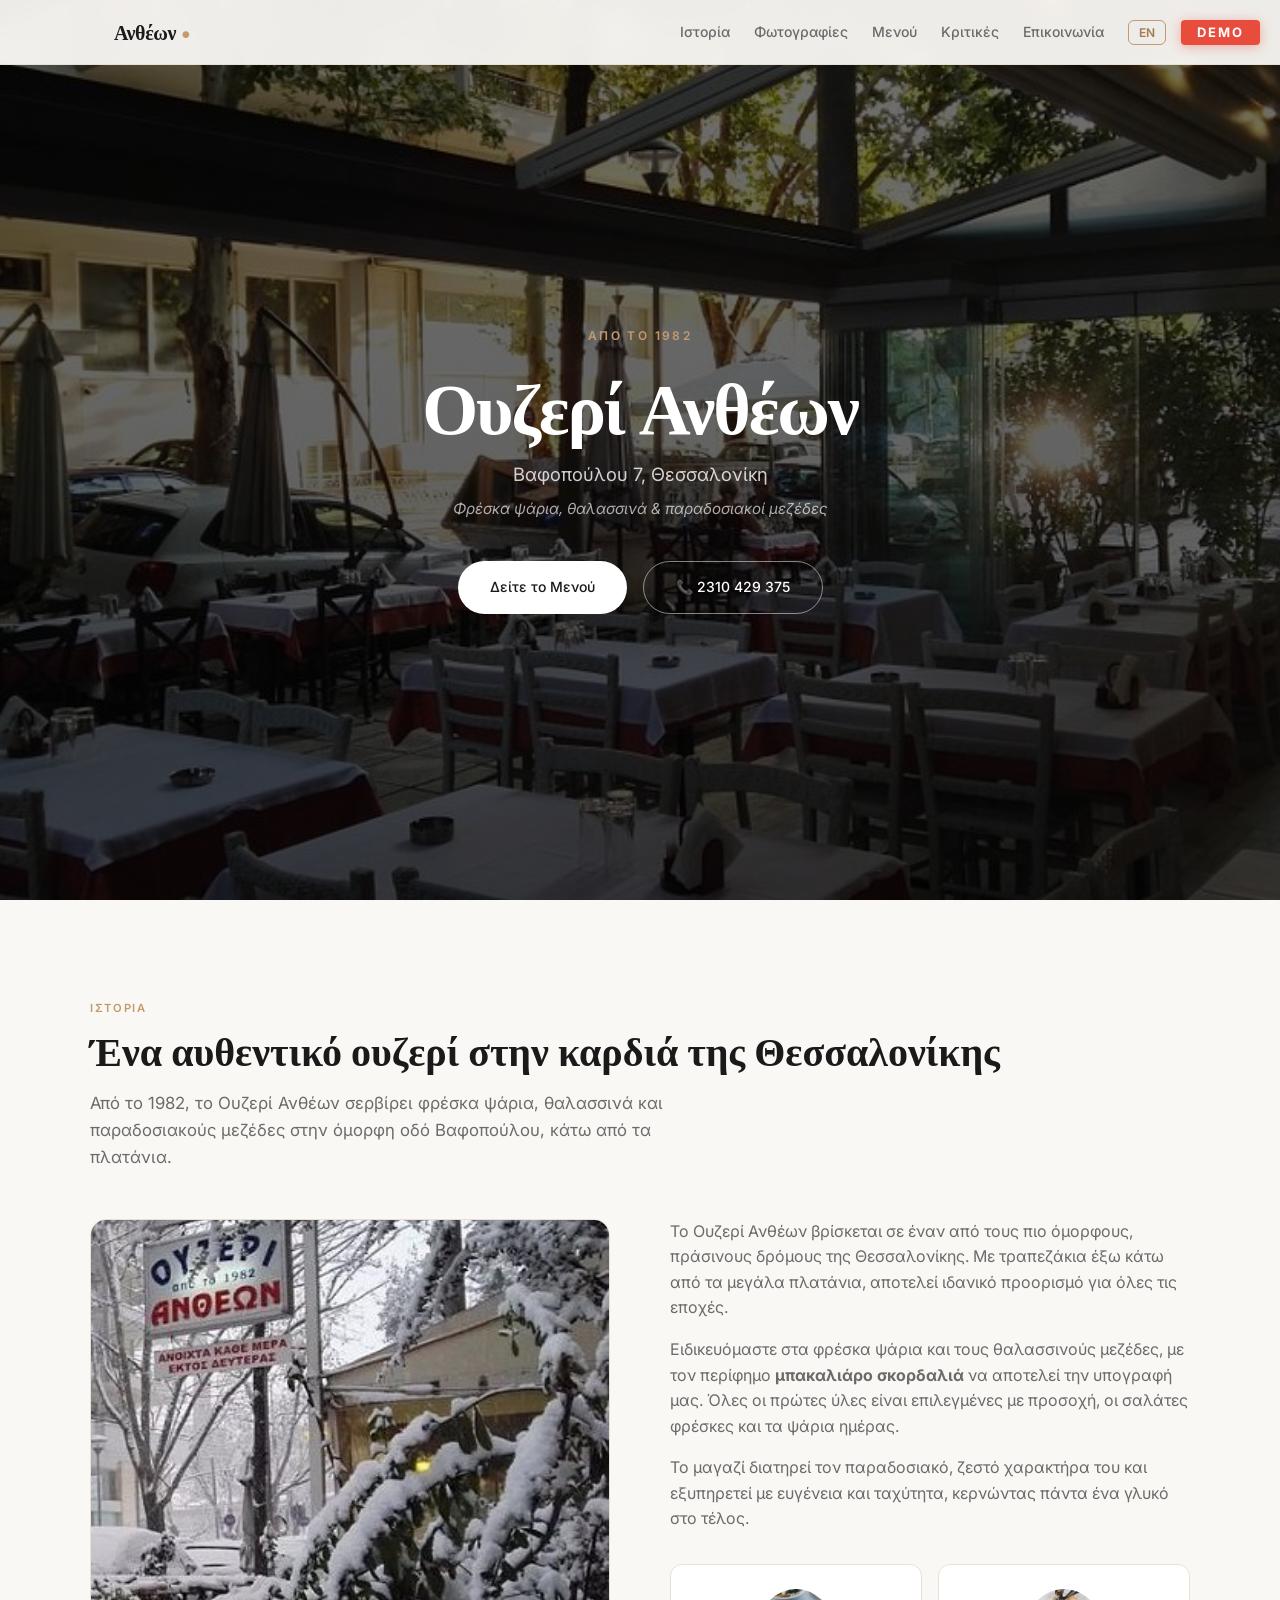
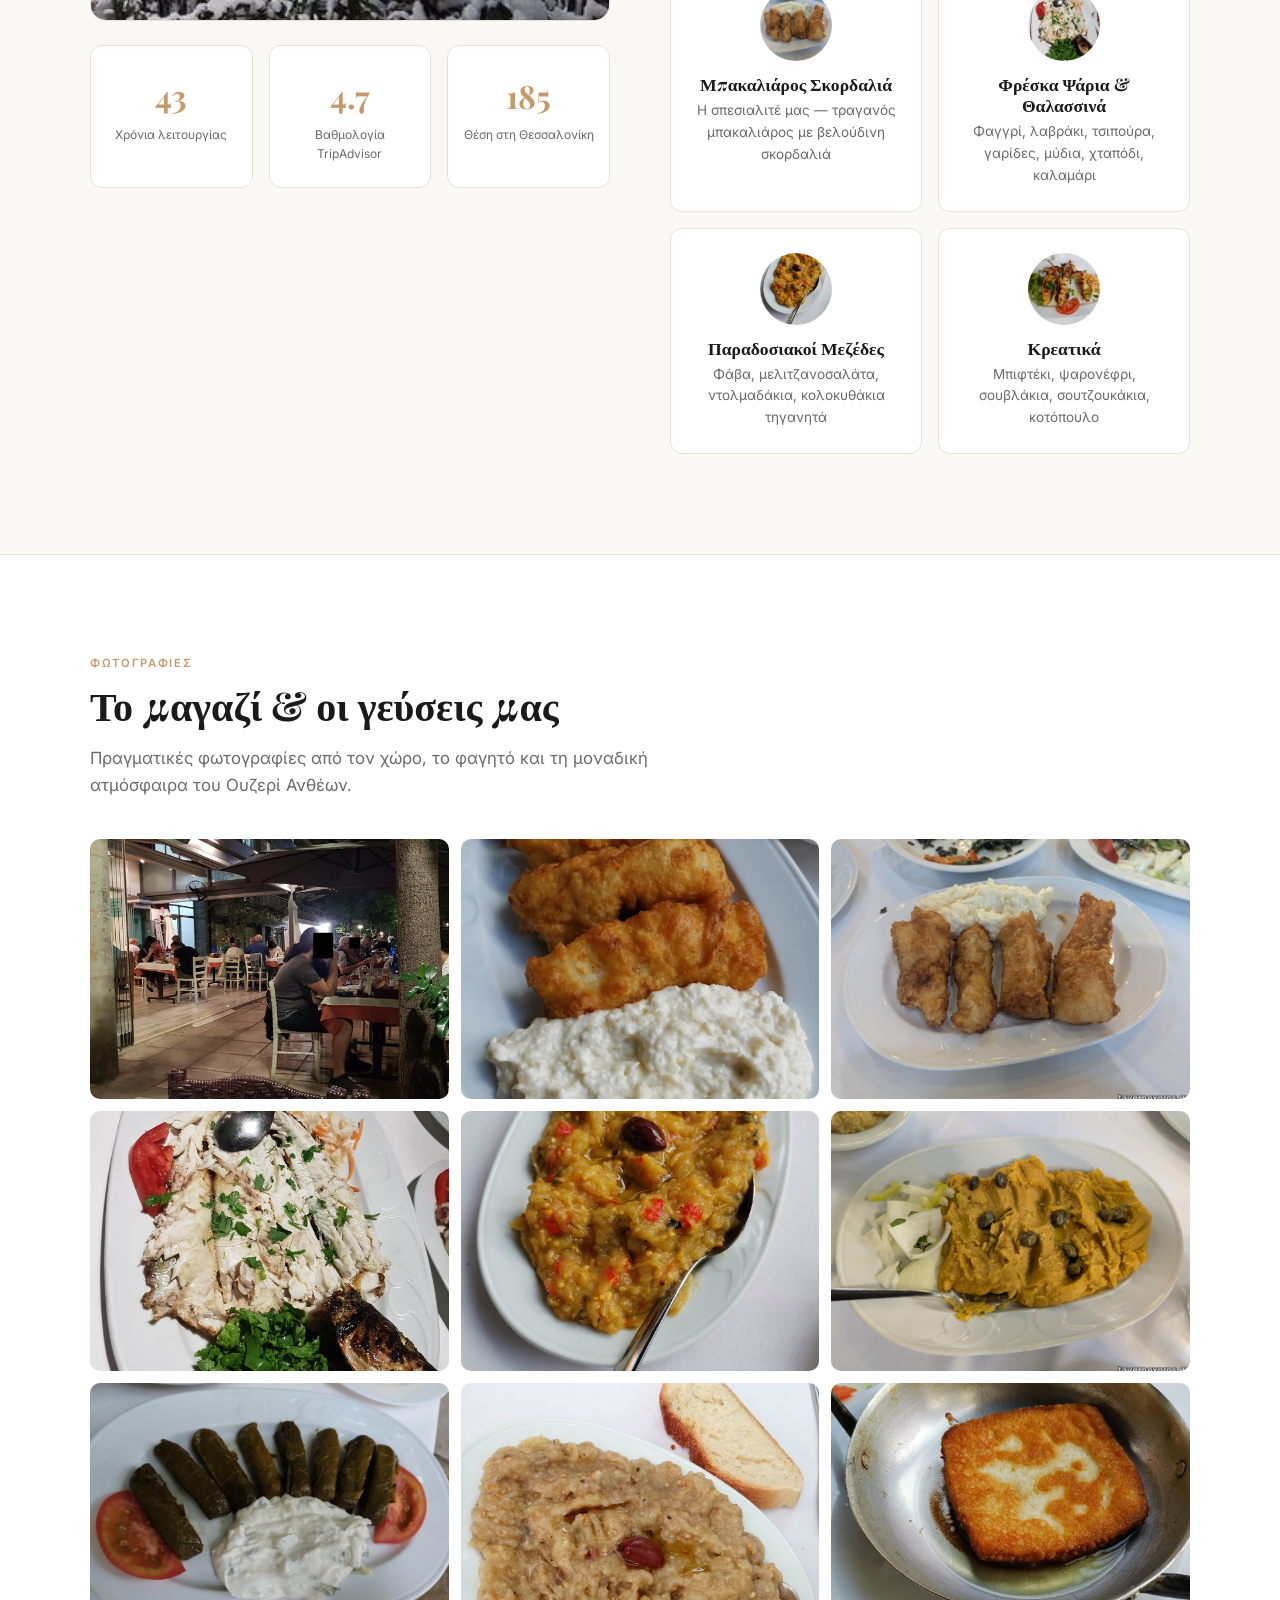
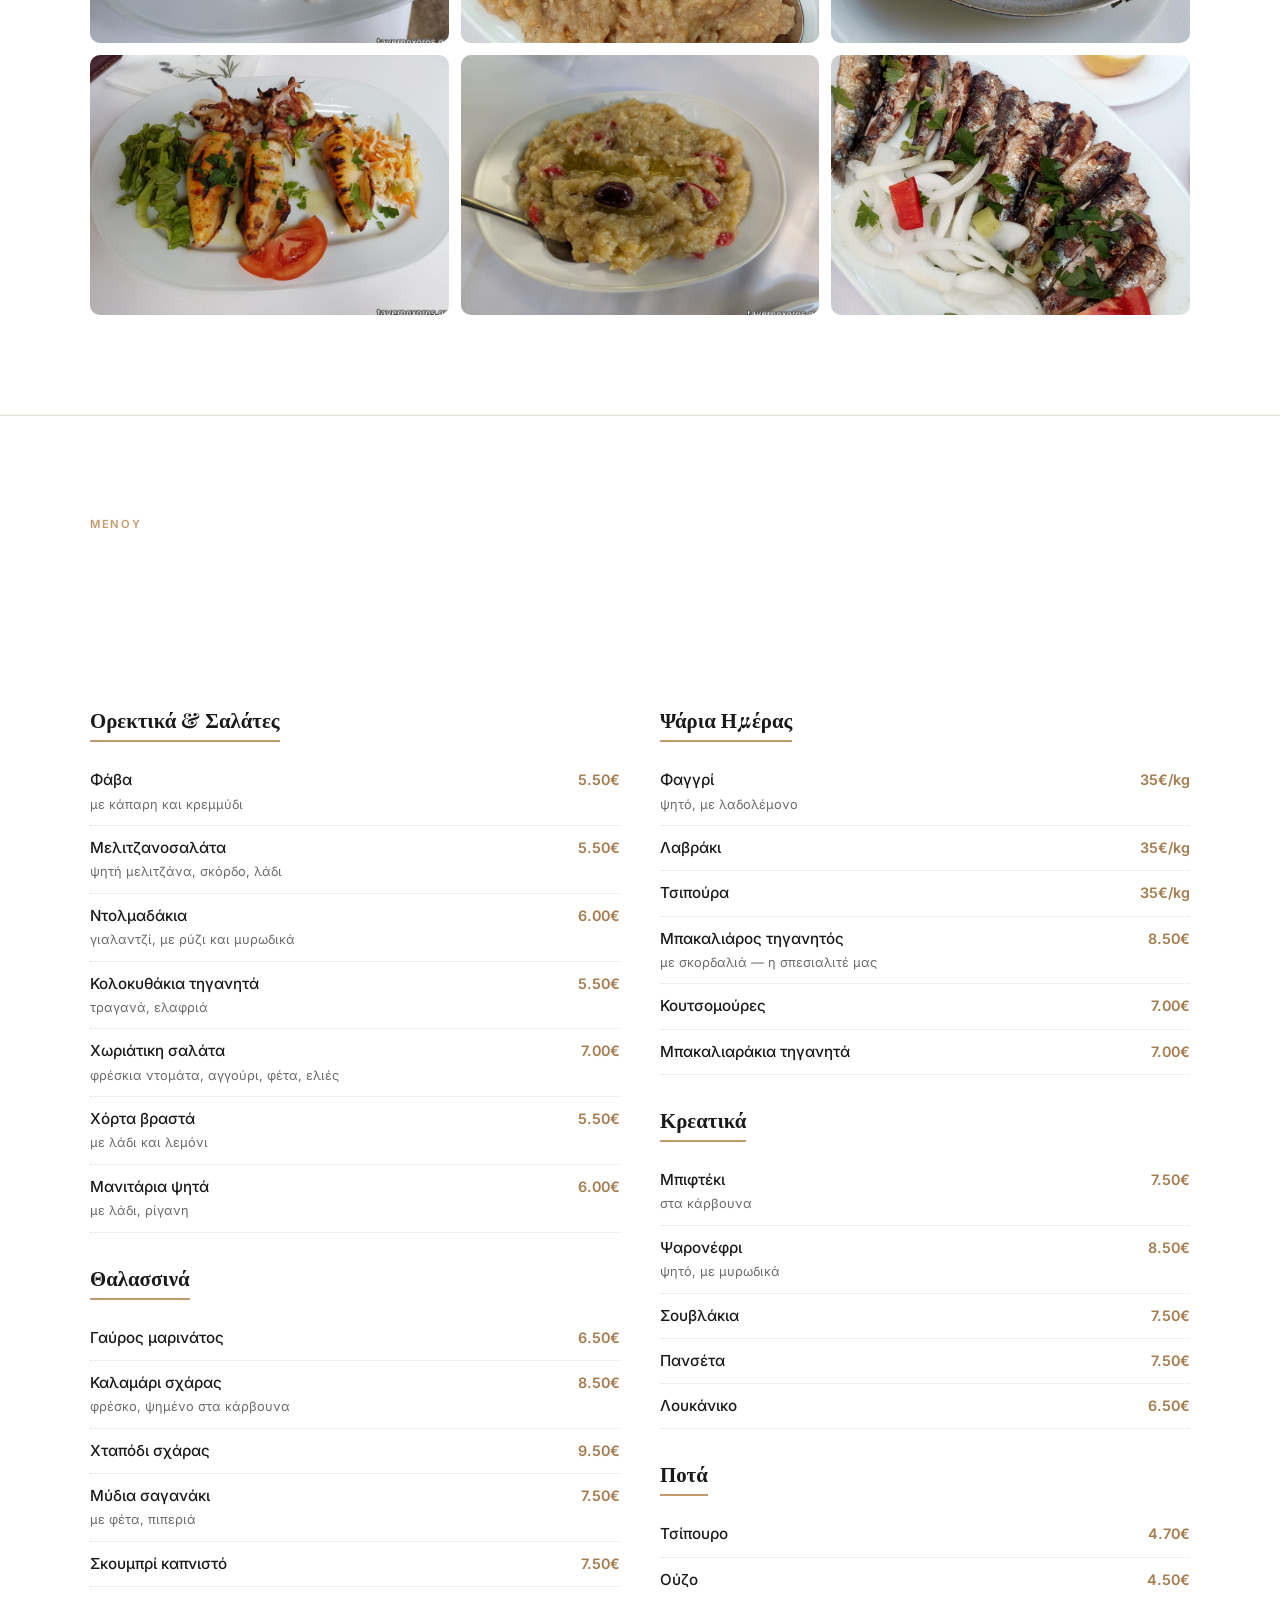
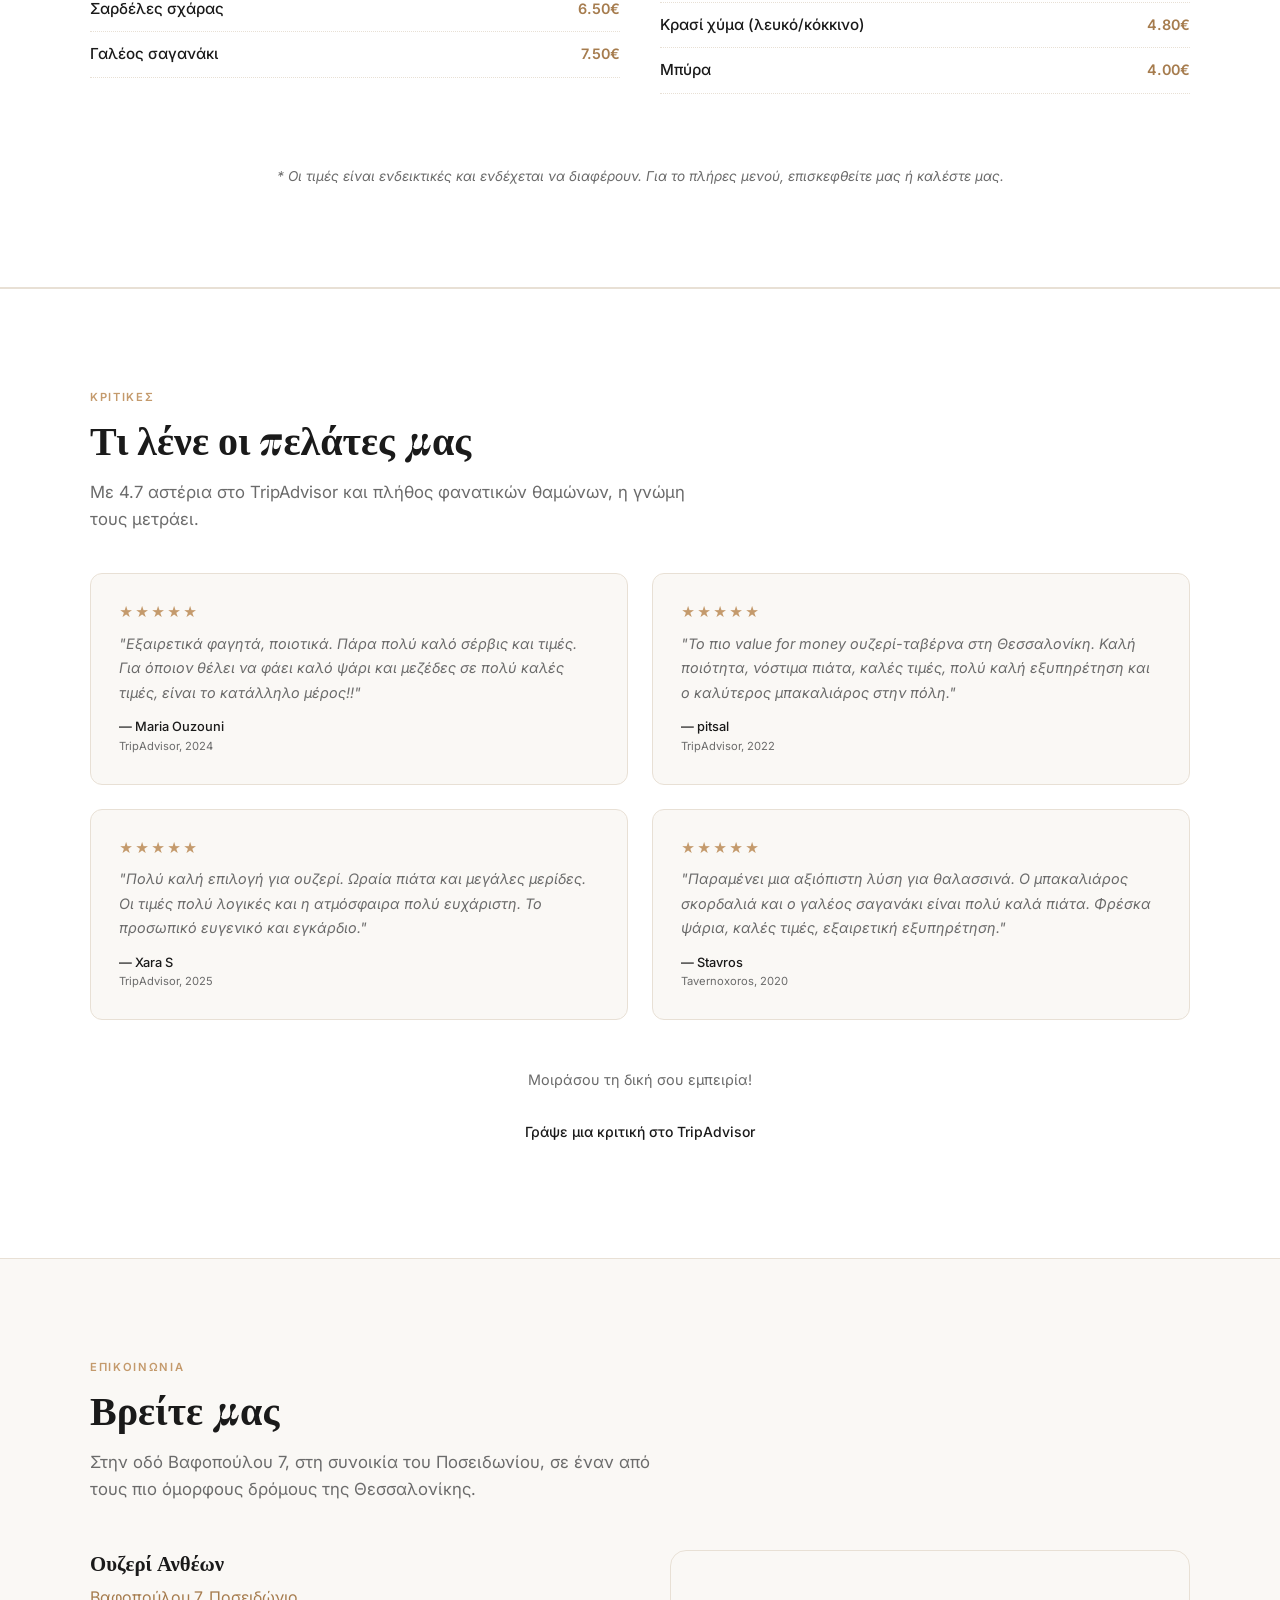
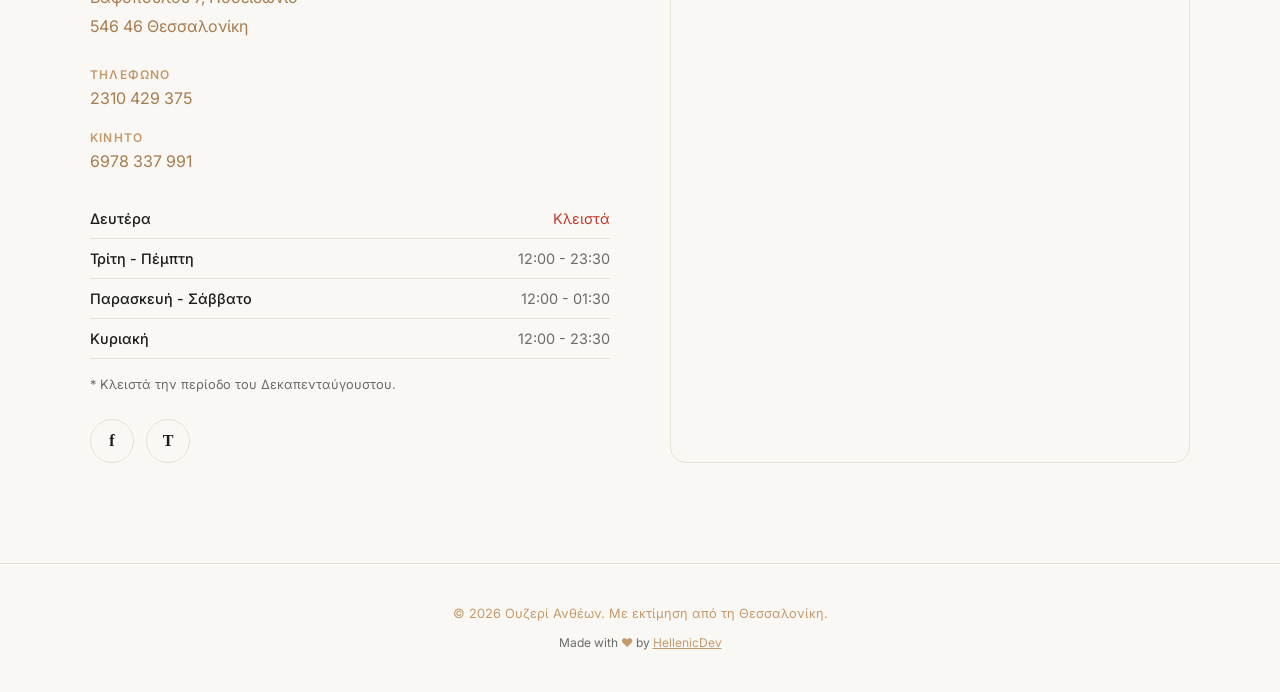
<file: antheon/index.html>
<!DOCTYPE html>
<html lang="el">
<head>
<meta charset="UTF-8">
<meta name="viewport" content="width=device-width, initial-scale=1.0">
<title>Ουζερί Ανθέων | Αυθεντικό Ουζερί στη Θεσσαλονίκη από το 1982</title>
<meta name="description" content="Ουζερί Ανθέων - Αυθεντικό ουζερί στη Θεσσαλονίκη από το 1982. Φρέσκα ψάρια, θαλασσινά, παραδοσιακοί μεζέδες στην οδό Βαφοπούλου 7.">
<link rel="preconnect" href="https://fonts.googleapis.com">
  <link href="https://fonts.googleapis.com/css2?family=Playfair+Display:wght@400;700&family=Inter:wght@300;400;500;600&display=swap" rel="stylesheet">
  <script id="Cookiebot" src="https://consent.cookiebot.com/uc.js" data-cbid="06e4a97f-2c34-41ed-8ab6-d53b581ff080" async></script>
  <script src="https://hellenicdev.eu/js/consent-analytics.js" data-ga-id="G-9FWQFZME3Z" defer></script>
<style>
:root {
  --bg: #faf8f5;
  --text: #1a1a1a;
  --text-light: #6b6b6b;
  --accent: #c49a6c;
  --accent-dark: #a67c4e;
  --border: #e8e0d5;
  --card-bg: #ffffff;
}

* { margin: 0; padding: 0; box-sizing: border-box; }

html { scroll-behavior: smooth; }

body {
  font-family: 'Inter', sans-serif;
  background: var(--bg);
  color: var(--text);
  line-height: 1.6;
  -webkit-font-smoothing: antialiased;
  opacity: 0;
  animation: fadeIn 0.5s ease forwards;
}

@keyframes fadeIn { to { opacity: 1; } }

h1, h2, h3, h4 {
  font-family: 'Playfair Display', serif;
  font-weight: 700;
  line-height: 1.2;
}

a { color: inherit; text-decoration: none; }

img { max-width: 100%; height: auto; display: block; }

/* Nav */
nav {
  position: fixed;
  top: 0;
  width: 100%;
  background: rgba(250, 248, 245, 0.95);
  backdrop-filter: blur(12px);
  -webkit-backdrop-filter: blur(12px);
  border-bottom: 1px solid var(--border);
  z-index: 100;
  transition: transform 0.3s;
}

.nav-hidden { transform: translateY(-100%); }

nav .container {
  max-width: 1100px;
  margin: 0 auto;
  padding: 0 24px;
  display: flex;
  align-items: center;
  justify-content: space-between;
  height: 64px;
}

nav .logo {
  font-family: 'Playfair Display', serif;
  font-size: 1.25rem;
  font-weight: 700;
  letter-spacing: -0.02em;
}

nav .logo span { color: var(--accent); }

nav .nav-links { display: flex; gap: 24px; align-items: center; }

nav .nav-links a {
  font-size: 0.875rem;
  font-weight: 500;
  color: var(--text-light);
  transition: color 0.2s;
  position: relative;
}

nav .nav-links a:hover { color: var(--text); }

nav .nav-links a::after {
  content: '';
  position: absolute;
  bottom: -4px;
  left: 0;
  width: 0;
  height: 2px;
  background: var(--accent);
  transition: width 0.3s;
}

nav .nav-links a:hover::after { width: 100%; }

.lang-toggle {
  background: none;
  border: 1px solid var(--accent);
  border-radius: 6px;
  padding: 4px 10px;
  font-size: 0.75rem;
  font-weight: 600;
  color: var(--accent-dark);
  cursor: pointer;
  transition: all 0.2s;
  font-family: inherit;
}

.lang-toggle:hover { background: var(--accent); color: white; }

.nav-toggle {
  display: none;
  background: none;
  border: none;
  cursor: pointer;
  padding: 8px;
}

.nav-toggle span {
  display: block;
  width: 24px;
  height: 2px;
  background: var(--text);
  margin: 5px 0;
  transition: 0.3s;
}

/* Hero */
.hero {
  min-height: 100vh;
  display: flex;
  align-items: center;
  justify-content: center;
  text-align: center;
  padding: 120px 24px 80px;
  position: relative;
  overflow: hidden;
}

.hero-bg {
  position: absolute;
  inset: 0;
  z-index: 0;
}

.hero-bg img {
  width: 100%;
  height: 100%;
  object-fit: cover;
  transition: transform 8s ease;
}

.hero:hover .hero-bg img,
.hero-inview .hero-bg img { transform: scale(1.05); }

.hero-bg::after {
  content: '';
  position: absolute;
  inset: 0;
  background: linear-gradient(rgba(0,0,0,0.55), rgba(0,0,0,0.65));
}

.hero-content {
  position: relative;
  z-index: 1;
  max-width: 700px;
  color: white;
}

.hero .year {
  font-size: 0.75rem;
  text-transform: uppercase;
  letter-spacing: 0.2em;
  color: var(--accent);
  margin-bottom: 16px;
  font-weight: 600;
  opacity: 0;
  animation: slideUp 0.8s ease 0.2s forwards;
}

.hero h1 {
  font-size: clamp(2.5rem, 6vw, 4.5rem);
  margin-bottom: 12px;
  letter-spacing: -0.03em;
  color: white;
  opacity: 0;
  animation: slideUp 0.8s ease 0.4s forwards;
}

@keyframes slideUp {
  from { opacity: 0; transform: translateY(30px); }
  to { opacity: 1; transform: translateY(0); }
}

.hero .subtitle {
  font-size: 1.15rem;
  color: rgba(255,255,255,0.8);
  margin-bottom: 8px;
  opacity: 0;
  animation: slideUp 0.8s ease 0.6s forwards;
}

.hero .tagline {
  font-size: 0.95rem;
  color: rgba(255,255,255,0.65);
  margin-bottom: 40px;
  font-style: italic;
  opacity: 0;
  animation: slideUp 0.8s ease 0.8s forwards;
}

.hero .btn-group {
  display: flex;
  gap: 16px;
  justify-content: center;
  flex-wrap: wrap;
  opacity: 0;
  animation: slideUp 0.8s ease 1s forwards;
}

.btn {
  display: inline-flex;
  align-items: center;
  gap: 8px;
  padding: 14px 32px;
  border-radius: 100px;
  font-size: 0.875rem;
  font-weight: 500;
  transition: all 0.3s;
  border: none;
  cursor: pointer;
}

.btn-primary {
  background: white;
  color: var(--text);
}

.btn-primary:hover { background: var(--accent); color: white; transform: translateY(-2px); box-shadow: 0 6px 20px rgba(0,0,0,0.15); }

.btn-outline-light {
  background: transparent;
  border: 1px solid rgba(255,255,255,0.5);
  color: white;
}

.btn-outline-light:hover { background: white; color: var(--text); transform: translateY(-2px); box-shadow: 0 6px 20px rgba(0,0,0,0.15); }

/* Section */
section { padding: 100px 24px; }

.section-label {
  font-size: 0.7rem;
  text-transform: uppercase;
  letter-spacing: 0.15em;
  color: var(--accent);
  margin-bottom: 8px;
  font-weight: 600;
}

.section-title {
  font-size: clamp(1.8rem, 3.5vw, 2.5rem);
  margin-bottom: 16px;
}

.section-desc {
  color: var(--text-light);
  max-width: 600px;
  font-size: 1.05rem;
}

.container { max-width: 1100px; margin: 0 auto; }

/* Reveal animations */
.reveal {
  opacity: 0;
  transform: translateY(40px);
  transition: opacity 0.8s ease, transform 0.8s ease;
}

.reveal.visible {
  opacity: 1;
  transform: translateY(0);
}

.reveal-left {
  opacity: 0;
  transform: translateX(-40px);
  transition: opacity 0.8s ease, transform 0.8s ease;
}

.reveal-left.visible {
  opacity: 1;
  transform: translateX(0);
}

.reveal-right {
  opacity: 0;
  transform: translateX(40px);
  transition: opacity 0.8s ease, transform 0.8s ease;
}

.reveal-right.visible {
  opacity: 1;
  transform: translateX(0);
}

/* About */
.about-grid {
  display: grid;
  grid-template-columns: 1fr 1fr;
  gap: 60px;
  align-items: start;
  margin-top: 48px;
}

.about-image {
  border-radius: 16px;
  overflow: hidden;
  border: 1px solid var(--border);
  transition: transform 0.4s;
}

.about-image:hover { transform: scale(1.01); }

.about-image img {
  width: 100%;
  height: 400px;
  object-fit: cover;
  transition: transform 6s ease;
}

.about-image:hover img { transform: scale(1.05); }

.about-text p {
  color: var(--text-light);
  margin-bottom: 16px;
  font-size: 1rem;
}

.about-stats {
  display: grid;
  grid-template-columns: repeat(3, 1fr);
  gap: 16px;
  margin-top: 24px;
}

.about-stats .stat {
  text-align: center;
  padding: 24px 12px;
  background: var(--card-bg);
  border-radius: 12px;
  border: 1px solid var(--border);
  transition: transform 0.3s, box-shadow 0.3s;
}

.about-stats .stat:hover {
  transform: translateY(-4px);
  box-shadow: 0 12px 28px rgba(0,0,0,0.06);
}

.about-stats .stat .number {
  font-family: 'Playfair Display', serif;
  font-size: 2rem;
  font-weight: 700;
  color: var(--accent);
}

.about-stats .stat .label {
  font-size: 0.75rem;
  color: var(--text-light);
  margin-top: 4px;
}

/* Specialties */
.specials-grid {
  display: grid;
  grid-template-columns: repeat(auto-fit, minmax(220px, 1fr));
  gap: 16px;
  margin-top: 32px;
}

.special-card {
  background: var(--card-bg);
  border: 1px solid var(--border);
  border-radius: 12px;
  padding: 24px;
  text-align: center;
  transition: all 0.3s;
}

.special-card:nth-child(1) { transition-delay: 0.1s; }
.special-card:nth-child(2) { transition-delay: 0.2s; }
.special-card:nth-child(3) { transition-delay: 0.3s; }
.special-card:nth-child(4) { transition-delay: 0.4s; }

.special-card:hover {
  transform: translateY(-6px);
  box-shadow: 0 16px 32px rgba(0,0,0,0.06);
  border-color: var(--accent);
}

.special-card .icon-img {
  width: 72px;
  height: 72px;
  border-radius: 50%;
  object-fit: cover;
  margin: 0 auto 12px;
  transition: transform 0.5s;
}

.special-card:hover .icon-img { transform: rotate(8deg) scale(1.08); }

.special-card h4 { font-size: 1.1rem; margin-bottom: 6px; }
.special-card p { font-size: 0.85rem; color: var(--text-light); }

/* Gallery */
.gallery-section { background: var(--card-bg); border-top: 1px solid var(--border); }

.gallery-grid {
  display: grid;
  grid-template-columns: repeat(3, 1fr);
  gap: 12px;
  margin-top: 40px;
}

.gallery-grid img {
  width: 100%;
  height: 260px;
  object-fit: cover;
  border-radius: 10px;
  transition: transform 0.5s, box-shadow 0.5s;
  cursor: pointer;
}

.gallery-grid img:hover {
  transform: scale(1.04);
  box-shadow: 0 12px 32px rgba(0,0,0,0.15);
}

/* Menu */
.menu-grid {
  display: grid;
  grid-template-columns: 1fr 1fr;
  gap: 40px;
  margin-top: 48px;
}

.menu-category { margin-bottom: 32px; }

.menu-category h3 {
  font-size: 1.3rem;
  margin-bottom: 16px;
  padding-bottom: 8px;
  border-bottom: 2px solid var(--accent);
  display: inline-block;
}

.menu-item {
  display: flex;
  justify-content: space-between;
  align-items: flex-start;
  padding: 10px 0;
  border-bottom: 1px dotted var(--border);
  transition: background 0.2s;
  cursor: default;
}

.menu-item:hover { background: rgba(196, 154, 108, 0.05); padding-left: 8px; padding-right: 8px; margin: 0 -8px; border-radius: 6px; }

.menu-item-name { font-weight: 500; font-size: 0.95rem; flex: 1; }
.menu-item-desc { font-size: 0.8rem; color: var(--text-light); margin-top: 2px; }

.menu-item-price {
  font-weight: 600;
  color: var(--accent-dark);
  font-size: 0.9rem;
  white-space: nowrap;
  margin-left: 16px;
}

/* Reviews */
.reviews-section { background: #fff; border-top: 1px solid var(--border); border-bottom: 1px solid var(--border); }

.reviews-grid {
  display: grid;
  grid-template-columns: 1fr 1fr;
  gap: 24px;
  margin-top: 40px;
}

.review-card {
  background: var(--bg);
  border-radius: 12px;
  padding: 28px;
  border: 1px solid var(--border);
  transition: transform 0.3s, box-shadow 0.3s;
}

.review-card:hover {
  transform: translateY(-2px);
  box-shadow: 0 8px 24px rgba(0,0,0,0.04);
}

.review-card .stars { color: var(--accent); font-size: 0.85rem; margin-bottom: 8px; letter-spacing: 2px; }

.review-card blockquote {
  font-size: 0.9rem;
  color: var(--text-light);
  font-style: italic;
  line-height: 1.7;
}

.review-card .author { font-size: 0.8rem; font-weight: 500; margin-top: 12px; color: var(--text); }
.review-card .source { font-size: 0.7rem; color: var(--text-light); }

.review-cta { text-align: center; margin-top: 48px; }
.review-cta p { color: var(--text-light); margin-bottom: 16px; font-size: 0.9rem; }

/* Contact */
.contact-grid {
  display: grid;
  grid-template-columns: 1fr 1fr;
  gap: 60px;
  margin-top: 48px;
}

.contact-info h3 { font-size: 1.3rem; margin-bottom: 8px; }

.contact-info .address {
  color: var(--text-light);
  margin-bottom: 24px;
  line-height: 1.8;
}

.contact-info .address a { color: var(--accent-dark); }

.contact-detail { margin-bottom: 16px; }
.contact-detail .label { font-size: 0.75rem; text-transform: uppercase; letter-spacing: 0.1em; color: var(--accent); font-weight: 600; }
.contact-detail .value { font-size: 1rem; margin-top: 2px; }
.contact-detail .value a { color: var(--accent-dark); }

.hours-table { margin-top: 24px; }
.hours-row {
  display: flex;
  justify-content: space-between;
  padding: 8px 0;
  border-bottom: 1px solid var(--border);
  font-size: 0.9rem;
}
.hours-row .day { font-weight: 500; }
.hours-row .time { color: var(--text-light); }
.hours-row.closed .time { color: #c0392b; }

.map-container {
  border-radius: 16px;
  overflow: hidden;
  border: 1px solid var(--border);
  width: 100%;
  height: 100%;
  min-height: 400px;
}

.map-container iframe {
  width: 100%;
  height: 100%;
  min-height: 400px;
  border: 0;
}

/* Social */
.social-links {
  display: flex;
  gap: 12px;
  margin-top: 24px;
}

.social-links a {
  display: flex;
  align-items: center;
  justify-content: center;
  width: 44px;
  height: 44px;
  border: 1px solid var(--border);
  border-radius: 50%;
  transition: all 0.3s;
  font-weight: 700;
  font-size: 1rem;
  font-family: serif;
}

.social-links a:hover {
  background: var(--accent);
  border-color: var(--accent);
  color: white;
  transform: translateY(-2px);
}

/* Footer */
footer {
  text-align: center;
  padding: 40px 24px;
  color: var(--text-light);
  font-size: 0.8rem;
  border-top: 1px solid var(--border);
}

footer span { color: var(--accent); }

.demo-badge {
  position: fixed;
  top: 20px;
  right: 20px;
  z-index: 9999;
  background: #e74c3c;
  color: #fff;
  font: 700 13px/1 'Inter', sans-serif;
  padding: 6px 16px;
  border-radius: 4px;
  letter-spacing: 2px;
  box-shadow: 0 2px 12px rgba(231,76,60,0.4);
  pointer-events: none;
}

/* Lightbox */
.lightbox {
  display: none;
  position: fixed;
  inset: 0;
  background: rgba(0,0,0,0.92);
  z-index: 200;
  align-items: center;
  justify-content: center;
  padding: 40px;
  cursor: pointer;
  backdrop-filter: blur(8px);
  animation: lbFade 0.3s ease;
}

@keyframes lbFade { from { opacity: 0; } to { opacity: 1; } }

.lightbox.open { display: flex; }

.lightbox img {
  max-width: 90vw;
  max-height: 85vh;
  border-radius: 12px;
  object-fit: contain;
  animation: lbScale 0.3s ease;
}

@keyframes lbScale { from { transform: scale(0.9); } to { transform: scale(1); } }

.lightbox .close-btn {
  position: absolute;
  top: 20px;
  right: 28px;
  color: white;
  font-size: 2rem;
  cursor: pointer;
  opacity: 0.7;
  transition: opacity 0.2s;
}

.lightbox .close-btn:hover { opacity: 1; }

/* Back to top */
.back-top {
  position: fixed;
  bottom: 30px;
  right: 30px;
  width: 48px;
  height: 48px;
  border-radius: 50%;
  background: var(--text);
  color: white;
  border: none;
  cursor: pointer;
  font-size: 1.2rem;
  display: flex;
  align-items: center;
  justify-content: center;
  opacity: 0;
  pointer-events: none;
  transition: all 0.3s;
  z-index: 90;
  box-shadow: 0 4px 12px rgba(0,0,0,0.15);
}

.back-top.show { opacity: 1; pointer-events: auto; }

.back-top:hover { background: var(--accent); transform: translateY(-3px); }

/* Mobile CTA */
.mobile-cta {
  display: none;
  position: fixed;
  bottom: 0;
  left: 0;
  right: 0;
  background: white;
  border-top: 1px solid var(--border);
  padding: 12px 20px;
  z-index: 90;
  gap: 12px;
}

.mobile-cta .btn { flex: 1; justify-content: center; font-size: 0.85rem; padding: 12px 16px; }

/* Language visibility handled by JS */

/* Mobile */
@media (max-width: 768px) {
  nav .nav-links { display: none; }
  .nav-toggle { display: block; }
  nav .nav-links.open {
    display: flex;
    flex-direction: column;
    position: absolute;
    top: 64px;
    left: 0;
    right: 0;
    background: rgba(250, 248, 245, 0.98);
    padding: 24px;
    border-bottom: 1px solid var(--border);
    gap: 16px;
  }
  nav .nav-links.open a { font-size: 1rem; }
  nav .nav-links.open a::after { display: none; }
  .lang-toggle { align-self: flex-start; }

  .hero h1 { font-size: 2.5rem; }
  .section-title { font-size: 1.8rem; }
  .about-grid,
  .menu-grid,
  .contact-grid { grid-template-columns: 1fr; gap: 40px; }
  .about-stats { grid-template-columns: repeat(3, 1fr); gap: 10px; }
  .about-stats .stat { padding: 16px 8px; }
  .about-stats .stat .number { font-size: 1.5rem; }
  .reviews-grid { grid-template-columns: 1fr; }
  .gallery-grid { grid-template-columns: repeat(2, 1fr); }
  .gallery-grid img { height: 160px; }
  section { padding: 60px 20px; }
  .hero { min-height: 90vh; padding: 100px 20px 60px; }
  .about-image img { height: 280px; }
  .lightbox { padding: 20px; }
  .mobile-cta { display: flex; }
  .back-top { bottom: 80px; right: 16px; }
  footer { padding-bottom: 80px; }
}
</style>
</head>
<body>

<div class="demo-badge">DEMO</div>

<nav id="navbar">
  <div class="container">
    <a href="#" class="logo" data-lang="el">Ανθέων <span>•</span></a>
    <a href="#" class="logo" data-lang="en">Antheon <span>•</span></a>
    <div class="nav-links" id="navLinks">
      <a href="#about" data-lang="el">Ιστορία</a>
      <a href="#about" data-lang="en">About</a>
      <a href="#gallery" data-lang="el">Φωτογραφίες</a>
      <a href="#gallery" data-lang="en">Gallery</a>
      <a href="#menu" data-lang="el">Μενού</a>
      <a href="#menu" data-lang="en">Menu</a>
      <a href="#reviews" data-lang="el">Κριτικές</a>
      <a href="#reviews" data-lang="en">Reviews</a>
      <a href="#contact" data-lang="el">Επικοινωνία</a>
      <a href="#contact" data-lang="en">Contact</a>
      <button class="lang-toggle" id="langToggle" onclick="toggleLang()">EN</button>
    </div>
    <button class="nav-toggle" id="navToggle" aria-label="Μενού">
      <span></span><span></span><span></span>
    </button>
  </div>
</nav>

<header class="hero" id="hero">
  <div class="hero-bg">
    <img src="images/interior.jpg" alt="Ουζερί Ανθέων εσωτερικός χώρος">
  </div>
  <div class="hero-content">
    <p class="year" data-lang="el">Από το 1982</p>
    <p class="year" data-lang="en">Since 1982</p>
    <h1 data-lang="el">Ουζερί Ανθέων</h1>
    <h1 data-lang="en">Ouzeri Antheon</h1>
    <p class="subtitle" data-lang="el">Βαφοπούλου 7, Θεσσαλονίκη</p>
    <p class="subtitle" data-lang="en">Vafopoulou 7, Thessaloniki</p>
    <p class="tagline" data-lang="el">Φρέσκα ψάρια, θαλασσινά & παραδοσιακοί μεζέδες</p>
    <p class="tagline" data-lang="en">Fresh fish, seafood & traditional mezedes</p>
    <div class="btn-group">
      <a href="#menu" class="btn btn-primary" data-lang="el">Δείτε το Μενού</a>
      <a href="#menu" class="btn btn-primary" data-lang="en">See our Menu</a>
      <a href="tel:+302310429375" class="btn btn-outline-light">📞 2310 429 375</a>
    </div>
  </div>
</header>

<!-- About -->
<section id="about">
  <div class="container">
    <p class="section-label" data-lang="el">Ιστορία</p>
    <p class="section-label" data-lang="en">Our Story</p>
    <h2 class="section-title reveal" data-lang="el">Ένα αυθεντικό ουζερί στην καρδιά της Θεσσαλονίκης</h2>
    <h2 class="section-title reveal" data-lang="en">An authentic ouzeri in the heart of Thessaloniki</h2>
    <p class="section-desc reveal" data-lang="el">Από το 1982, το Ουζερί Ανθέων σερβίρει φρέσκα ψάρια, θαλασσινά και παραδοσιακούς μεζέδες στην όμορφη οδό Βαφοπούλου, κάτω από τα πλατάνια.</p>
    <p class="section-desc reveal" data-lang="en">Since 1982, Ouzeri Antheon has been serving fresh fish, seafood and traditional mezedes on beautiful Vafopoulou street, under the plane trees.</p>

    <div class="about-grid">
      <div class="reveal-left">
        <div class="about-image">
          <img src="images/exterior.jpg" alt="Εξωτερικός χώρος Ουζερί Ανθέων">
        </div>
        <div class="about-stats">
          <div class="stat">
            <div class="number" data-count="43">0</div>
            <div class="label" data-lang="el">Χρόνια λειτουργίας</div>
            <div class="label" data-lang="en">Years of service</div>
          </div>
          <div class="stat">
            <div class="number" data-count="47" data-type="rating">0</div>
            <div class="label" data-lang="el">Βαθμολογία TripAdvisor</div>
            <div class="label" data-lang="en">TripAdvisor rating</div>
          </div>
          <div class="stat">
            <div class="number" data-count="185">0</div>
            <div class="label" data-lang="el">Θέση στη Θεσσαλονίκη</div>
            <div class="label" data-lang="en">Rank in Thessaloniki</div>
          </div>
        </div>
      </div>
      <div class="reveal-right">
        <div class="about-text">
          <p data-lang="el">Το Ουζερί Ανθέων βρίσκεται σε έναν από τους πιο όμορφους, πράσινους δρόμους της Θεσσαλονίκης. Με τραπεζάκια έξω κάτω από τα μεγάλα πλατάνια, αποτελεί ιδανικό προορισμό για όλες τις εποχές.</p>
          <p data-lang="en">Ouzeri Antheon is located on one of the most beautiful, green streets of Thessaloniki. With outdoor tables under the large plane trees, it is an ideal destination for all seasons.</p>
          <p data-lang="el">Ειδικευόμαστε στα φρέσκα ψάρια και τους θαλασσινούς μεζέδες, με τον περίφημο <strong>μπακαλιάρο σκορδαλιά</strong> να αποτελεί την υπογραφή μας. Όλες οι πρώτες ύλες είναι επιλεγμένες με προσοχή, οι σαλάτες φρέσκες και τα ψάρια ημέρας.</p>
          <p data-lang="en">We specialize in fresh fish and seafood mezedes, with our famous <strong>batter-fried cod with garlic dip (bakaliaros skordalia)</strong> being our signature dish. All ingredients are carefully selected, salads are fresh, and fish is daily caught.</p>
          <p data-lang="el">Το μαγαζί διατηρεί τον παραδοσιακό, ζεστό χαρακτήρα του και εξυπηρετεί με ευγένεια και ταχύτητα, κερνώντας πάντα ένα γλυκό στο τέλος.</p>
          <p data-lang="en">The tavern keeps its traditional, warm character and serves with kindness and speed, always offering a complimentary dessert at the end.</p>
        </div>

        <div class="specials-grid">
          <div class="special-card reveal" style="transition-delay:0.1s">
            <img src="images/gallery3.jpg" alt="Μπακαλιάρος σκορδαλιά" class="icon-img">
            <h4 data-lang="el">Μπακαλιάρος Σκορδαλιά</h4>
            <h4 data-lang="en">Cod with Garlic Dip</h4>
            <p data-lang="el">Η σπεσιαλιτέ μας — τραγανός μπακαλιάρος με βελούδινη σκορδαλιά</p>
            <p data-lang="en">Our specialty — crispy batter-fried cod with smooth garlic dip</p>
          </div>
          <div class="special-card reveal" style="transition-delay:0.2s">
            <img src="images/gallery4.jpg" alt="Φρέσκα ψάρια" class="icon-img">
            <h4 data-lang="el">Φρέσκα Ψάρια & Θαλασσινά</h4>
            <h4 data-lang="en">Fresh Fish & Seafood</h4>
            <p data-lang="el">Φαγγρί, λαβράκι, τσιπούρα, γαρίδες, μύδια, χταπόδι, καλαμάρι</p>
            <p data-lang="en">Sea bream, sea bass, gilt-head bream, shrimp, mussels, octopus, squid</p>
          </div>
          <div class="special-card reveal" style="transition-delay:0.3s">
            <img src="images/gallery5.jpg" alt="Παραδοσιακοί μεζέδες" class="icon-img">
            <h4 data-lang="el">Παραδοσιακοί Μεζέδες</h4>
            <h4 data-lang="en">Traditional Mezedes</h4>
            <p data-lang="el">Φάβα, μελιτζανοσαλάτα, ντολμαδάκια, κολοκυθάκια τηγανητά</p>
            <p data-lang="en">Fava, eggplant dip, stuffed vine leaves, fried zucchini</p>
          </div>
          <div class="special-card reveal" style="transition-delay:0.4s">
            <img src="images/gallery10.jpg" alt="Κρεατικά" class="icon-img">
            <h4 data-lang="el">Κρεατικά</h4>
            <h4 data-lang="en">Grilled Meats</h4>
            <p data-lang="el">Μπιφτέκι, ψαρονέφρι, σουβλάκια, σουτζουκάκια, κοτόπουλο</p>
            <p data-lang="en">Burger, pork tenderloin, skewers, spicy meatballs, chicken</p>
          </div>
        </div>
      </div>
    </div>
  </div>
</section>

<!-- Gallery -->
<section id="gallery" class="gallery-section">
  <div class="container">
    <p class="section-label" data-lang="el">Φωτογραφίες</p>
    <p class="section-label" data-lang="en">Gallery</p>
    <h2 class="section-title reveal" data-lang="el">Το μαγαζί & οι γεύσεις μας</h2>
    <h2 class="section-title reveal" data-lang="en">Our tavern & our flavors</h2>
    <p class="section-desc reveal" data-lang="el">Πραγματικές φωτογραφίες από τον χώρο, το φαγητό και τη μοναδική ατμόσφαιρα του Ουζερί Ανθέων.</p>
    <p class="section-desc reveal" data-lang="en">Real photos from the space, the food and the unique atmosphere of Ouzeri Antheon.</p>

    <div class="gallery-grid">
      <img src="images/gallery1.jpg" alt="Εξωτερικός χώρος Ουζερί Ανθέων" onclick="openLightbox(this.src)" loading="lazy">
      <img src="images/gallery2.jpg" alt="Εσωτερικός χώρος Ουζερί Ανθέων" onclick="openLightbox(this.src)" loading="lazy">
      <img src="images/gallery3.jpg" alt="Μπακαλιάρος σκορδαλιά" onclick="openLightbox(this.src)" loading="lazy">
      <img src="images/gallery4.jpg" alt="Λαβράκι ψητό" onclick="openLightbox(this.src)" loading="lazy">
      <img src="images/gallery5.jpg" alt="Κολοκυθάκια τηγανητά" onclick="openLightbox(this.src)" loading="lazy">
      <img src="images/gallery6.jpg" alt="Φάβα" onclick="openLightbox(this.src)" loading="lazy">
      <img src="images/gallery7.jpg" alt="Ντολμαδάκια" onclick="openLightbox(this.src)" loading="lazy">
      <img src="images/gallery8.jpg" alt="Καλαμαράκια τηγανητά" onclick="openLightbox(this.src)" loading="lazy">
      <img src="images/gallery9.jpg" alt="Κεφαλοτύρι σαγανάκι" onclick="openLightbox(this.src)" loading="lazy">
      <img src="images/gallery10.jpg" alt="Καλαμαράκια σχάρας" onclick="openLightbox(this.src)" loading="lazy">
      <img src="images/gallery11.jpg" alt="Μελιτζανοσαλάτα" onclick="openLightbox(this.src)" loading="lazy">
      <img src="images/gallery12.jpg" alt="Σαρδέλες" onclick="openLightbox(this.src)" loading="lazy">
    </div>
  </div>
</section>

<!-- Menu -->
<section id="menu" style="background: var(--card-bg); border-top: 1px solid var(--border); border-bottom: 1px solid var(--border);">
  <div class="container">
    <p class="section-label" data-lang="el">Μενού</p>
    <p class="section-label" data-lang="en">Menu</p>
    <h2 class="section-title reveal" data-lang="el">Ενδεικτική Γεύση</h2>
    <h2 class="section-title reveal" data-lang="en">A Taste of Our Menu</h2>
    <p class="section-desc reveal" data-lang="el">Ο κατάλογός μας αλλάζει με την εποχή και τη φρεσκάδα της ημέρας. Παρακάτω μερικές από τις αγαπημένες επιλογές των πελατών μας.</p>
    <p class="section-desc reveal" data-lang="en">Our menu changes with the season and the freshness of the day. Below are some of our customers' favorite choices.</p>

    <div class="menu-grid">
      <div>
        <div class="menu-category">
          <h3 data-lang="el">Ορεκτικά & Σαλάτες</h3>
          <h3 data-lang="en">Starters & Salads</h3>
          <div class="menu-item">
            <div><div class="menu-item-name">Φάβα</div><div class="menu-item-desc" data-lang="el">με κάπαρη και κρεμμύδι</div><div class="menu-item-desc" data-lang="en">with capers and onion</div></div>
            <span class="menu-item-price">5.50€</span>
          </div>
          <div class="menu-item">
            <div><div class="menu-item-name">Μελιτζανοσαλάτα</div><div class="menu-item-desc" data-lang="el">ψητή μελιτζάνα, σκόρδο, λάδι</div><div class="menu-item-desc" data-lang="en">roasted eggplant, garlic, olive oil</div></div>
            <span class="menu-item-price">5.50€</span>
          </div>
          <div class="menu-item">
            <div><div class="menu-item-name">Ντολμαδάκια</div><div class="menu-item-desc" data-lang="el">γιαλαντζί, με ρύζι και μυρωδικά</div><div class="menu-item-desc" data-lang="en">rice-stuffed vine leaves with herbs</div></div>
            <span class="menu-item-price">6.00€</span>
          </div>
          <div class="menu-item">
            <div><div class="menu-item-name" data-lang="el">Κολοκυθάκια τηγανητά</div><div class="menu-item-name" data-lang="en">Fried zucchini</div><div class="menu-item-desc" data-lang="el">τραγανά, ελαφριά</div><div class="menu-item-desc" data-lang="en">crispy, light</div></div>
            <span class="menu-item-price">5.50€</span>
          </div>
          <div class="menu-item">
            <div><div class="menu-item-name" data-lang="el">Χωριάτικη σαλάτα</div><div class="menu-item-name" data-lang="en">Greek salad</div><div class="menu-item-desc" data-lang="el">φρέσκια ντομάτα, αγγούρι, φέτα, ελιές</div><div class="menu-item-desc" data-lang="en">tomato, cucumber, feta, olives</div></div>
            <span class="menu-item-price">7.00€</span>
          </div>
          <div class="menu-item">
            <div><div class="menu-item-name" data-lang="el">Χόρτα βραστά</div><div class="menu-item-name" data-lang="en">Boiled greens</div><div class="menu-item-desc" data-lang="el">με λάδι και λεμόνι</div><div class="menu-item-desc" data-lang="en">with olive oil and lemon</div></div>
            <span class="menu-item-price">5.50€</span>
          </div>
          <div class="menu-item">
            <div><div class="menu-item-name" data-lang="el">Μανιτάρια ψητά</div><div class="menu-item-name" data-lang="en">Grilled mushrooms</div><div class="menu-item-desc" data-lang="el">με λάδι, ρίγανη</div><div class="menu-item-desc" data-lang="en">with oil, oregano</div></div>
            <span class="menu-item-price">6.00€</span>
          </div>
        </div>

        <div class="menu-category">
          <h3 data-lang="el">Θαλασσινά</h3>
          <h3 data-lang="en">Seafood</h3>
          <div class="menu-item">
            <div><div class="menu-item-name" data-lang="el">Γαύρος μαρινάτος</div><div class="menu-item-name" data-lang="en">Marinated anchovies</div></div>
            <span class="menu-item-price">6.50€</span>
          </div>
          <div class="menu-item">
            <div><div class="menu-item-name" data-lang="el">Καλαμάρι σχάρας</div><div class="menu-item-name" data-lang="en">Grilled squid</div><div class="menu-item-desc" data-lang="el">φρέσκο, ψημένο στα κάρβουνα</div><div class="menu-item-desc" data-lang="en">fresh, grilled over charcoal</div></div>
            <span class="menu-item-price">8.50€</span>
          </div>
          <div class="menu-item">
            <div><div class="menu-item-name" data-lang="el">Χταπόδι σχάρας</div><div class="menu-item-name" data-lang="en">Grilled octopus</div></div>
            <span class="menu-item-price">9.50€</span>
          </div>
          <div class="menu-item">
            <div><div class="menu-item-name" data-lang="el">Μύδια σαγανάκι</div><div class="menu-item-name" data-lang="en">Mussels saganaki</div><div class="menu-item-desc" data-lang="el">με φέτα, πιπεριά</div><div class="menu-item-desc" data-lang="en">with feta, pepper</div></div>
            <span class="menu-item-price">7.50€</span>
          </div>
          <div class="menu-item">
            <div><div class="menu-item-name" data-lang="el">Σκουμπρί καπνιστό</div><div class="menu-item-name" data-lang="en">Smoked mackerel</div></div>
            <span class="menu-item-price">7.50€</span>
          </div>
          <div class="menu-item">
            <div><div class="menu-item-name" data-lang="el">Σαρδέλες σχάρας</div><div class="menu-item-name" data-lang="en">Grilled sardines</div></div>
            <span class="menu-item-price">6.50€</span>
          </div>
          <div class="menu-item">
            <div><div class="menu-item-name" data-lang="el">Γαλέος σαγανάκι</div><div class="menu-item-name" data-lang="en">Dogfish saganaki</div></div>
            <span class="menu-item-price">7.50€</span>
          </div>
        </div>
      </div>

      <div>
        <div class="menu-category">
          <h3 data-lang="el">Ψάρια Ημέρας</h3>
          <h3 data-lang="en">Fresh Fish of the Day</h3>
          <div class="menu-item">
            <div><div class="menu-item-name">Φαγγρί</div><div class="menu-item-desc" data-lang="el">ψητό, με λαδολέμονο</div><div class="menu-item-desc" data-lang="en">grilled, with lemon-olive oil</div></div>
            <span class="menu-item-price">35€/kg</span>
          </div>
          <div class="menu-item"><div><div class="menu-item-name">Λαβράκι</div></div><span class="menu-item-price">35€/kg</span></div>
          <div class="menu-item"><div><div class="menu-item-name">Τσιπούρα</div></div><span class="menu-item-price">35€/kg</span></div>
          <div class="menu-item">
            <div><div class="menu-item-name" data-lang="el">Μπακαλιάρος τηγανητός</div><div class="menu-item-name" data-lang="en">Battered cod</div><div class="menu-item-desc" data-lang="el">με σκορδαλιά — η σπεσιαλιτέ μας</div><div class="menu-item-desc" data-lang="en">with garlic dip — our signature</div></div>
            <span class="menu-item-price">8.50€</span>
          </div>
          <div class="menu-item"><div><div class="menu-item-name">Κουτσομούρες</div></div><span class="menu-item-price">7.00€</span></div>
          <div class="menu-item"><div><div class="menu-item-name" data-lang="el">Μπακαλιαράκια τηγανητά</div><div class="menu-item-name" data-lang="en">Fried baby cod</div></div><span class="menu-item-price">7.00€</span></div>
        </div>

        <div class="menu-category">
          <h3 data-lang="el">Κρεατικά</h3>
          <h3 data-lang="en">Grilled Meats</h3>
          <div class="menu-item"><div><div class="menu-item-name">Μπιφτέκι</div><div class="menu-item-desc" data-lang="el">στα κάρβουνα</div><div class="menu-item-desc" data-lang="en">charcoal-grilled</div></div><span class="menu-item-price">7.50€</span></div>
          <div class="menu-item"><div><div class="menu-item-name">Ψαρονέφρι</div><div class="menu-item-desc" data-lang="el">ψητό, με μυρωδικά</div><div class="menu-item-desc" data-lang="en">grilled with herbs</div></div><span class="menu-item-price">8.50€</span></div>
          <div class="menu-item"><div><div class="menu-item-name">Σουβλάκια</div></div><span class="menu-item-price">7.50€</span></div>
          <div class="menu-item"><div><div class="menu-item-name">Πανσέτα</div></div><span class="menu-item-price">7.50€</span></div>
          <div class="menu-item"><div><div class="menu-item-name">Λουκάνικο</div></div><span class="menu-item-price">6.50€</span></div>
        </div>

        <div class="menu-category">
          <h3 data-lang="el">Ποτά</h3>
          <h3 data-lang="en">Drinks</h3>
          <div class="menu-item"><div><div class="menu-item-name">Τσίπουρο</div></div><span class="menu-item-price">4.70€</span></div>
          <div class="menu-item"><div><div class="menu-item-name">Ούζο</div></div><span class="menu-item-price">4.50€</span></div>
          <div class="menu-item"><div><div class="menu-item-name" data-lang="el">Κρασί χύμα (λευκό/κόκκινο)</div><div class="menu-item-name" data-lang="en">House wine (white/red)</div></div><span class="menu-item-price">4.80€</span></div>
          <div class="menu-item"><div><div class="menu-item-name">Μπύρα</div></div><span class="menu-item-price">4.00€</span></div>
        </div>
      </div>
    </div>

    <p style="text-align: center; margin-top: 40px; color: var(--text-light); font-size: 0.85rem; font-style: italic;">
      <span data-lang="el">* Οι τιμές είναι ενδεικτικές και ενδέχεται να διαφέρουν. Για το πλήρες μενού, επισκεφθείτε μας ή καλέστε μας.</span>
      <span data-lang="en">* Prices are indicative and may vary. For the full menu, visit us or call us.</span>
    </p>
  </div>
</section>

<!-- Reviews -->
<section id="reviews" class="reviews-section">
  <div class="container">
    <p class="section-label" data-lang="el">Κριτικές</p>
    <p class="section-label" data-lang="en">Reviews</p>
    <h2 class="section-title reveal" data-lang="el">Τι λένε οι πελάτες μας</h2>
    <h2 class="section-title reveal" data-lang="en">What our customers say</h2>
    <p class="section-desc reveal" data-lang="el">Με 4.7 αστέρια στο TripAdvisor και πλήθος φανατικών θαμώνων, η γνώμη τους μετράει.</p>
    <p class="section-desc reveal" data-lang="en">With 4.7 stars on TripAdvisor and many loyal regulars, their opinion matters.</p>

    <div class="reviews-grid">
      <div class="review-card reveal">
        <div class="stars">★★★★★</div>
        <blockquote data-lang="el">"Εξαιρετικά φαγητά, ποιοτικά. Πάρα πολύ καλό σέρβις και τιμές. Για όποιον θέλει να φάει καλό ψάρι και μεζέδες σε πολύ καλές τιμές, είναι το κατάλληλο μέρος!!"</blockquote>
        <blockquote data-lang="en">"Excellent quality food. Great service and prices. For anyone who wants good fish and mezedes at great prices, this is the place!!"</blockquote>
        <p class="author">— Maria Ouzouni</p>
        <p class="source">TripAdvisor, 2024</p>
      </div>
      <div class="review-card reveal" style="transition-delay:0.1s">
        <div class="stars">★★★★★</div>
        <blockquote data-lang="el">"Το πιο value for money ουζερί-ταβέρνα στη Θεσσαλονίκη. Καλή ποιότητα, νόστιμα πιάτα, καλές τιμές, πολύ καλή εξυπηρέτηση και ο καλύτερος μπακαλιάρος στην πόλη."</blockquote>
        <blockquote data-lang="en">"The best value for money ouzeri-tavern in Thessaloniki. Good quality, tasty dishes, fair prices, great service and the best cod in the city."</blockquote>
        <p class="author">— pitsal</p>
        <p class="source">TripAdvisor, 2022</p>
      </div>
      <div class="review-card reveal" style="transition-delay:0.2s">
        <div class="stars">★★★★★</div>
        <blockquote data-lang="el">"Πολύ καλή επιλογή για ουζερί. Ωραία πιάτα και μεγάλες μερίδες. Οι τιμές πολύ λογικές και η ατμόσφαιρα πολύ ευχάριστη. Το προσωπικό ευγενικό και εγκάρδιο."</blockquote>
        <blockquote data-lang="en">"Great choice for an ouzeri. Nice dishes and large portions. Very reasonable prices and a pleasant atmosphere. The staff is polite and warm."</blockquote>
        <p class="author">— Xara S</p>
        <p class="source">TripAdvisor, 2025</p>
      </div>
      <div class="review-card reveal" style="transition-delay:0.3s">
        <div class="stars">★★★★★</div>
        <blockquote data-lang="el">"Παραμένει μια αξιόπιστη λύση για θαλασσινά. Ο μπακαλιάρος σκορδαλιά και ο γαλέος σαγανάκι είναι πολύ καλά πιάτα. Φρέσκα ψάρια, καλές τιμές, εξαιρετική εξυπηρέτηση."</blockquote>
        <blockquote data-lang="en">"A reliable choice for seafood. The cod with garlic dip and the dogfish saganaki are excellent dishes. Fresh fish, good prices, excellent service."</blockquote>
        <p class="author">— Stavros</p>
        <p class="source">Tavernoxoros, 2020</p>
      </div>
    </div>

    <div class="review-cta reveal">
      <p data-lang="el">Μοιράσου τη δική σου εμπειρία!</p>
      <p data-lang="en">Share your own experience!</p>
      <a href="https://www.tripadvisor.com.gr/Restaurant_Review-g189473-d11746311-Reviews-Ouzeri_Antheon-Thessaloniki_Thessaloniki_Region_Central_Macedonia.html" target="_blank" class="btn btn-primary">
        <span data-lang="el">Γράψε μια κριτική στο TripAdvisor</span>
        <span data-lang="en">Write a review on TripAdvisor</span>
      </a>
    </div>
  </div>
</section>

<!-- Contact -->
<section id="contact">
  <div class="container">
    <p class="section-label" data-lang="el">Επικοινωνία</p>
    <p class="section-label" data-lang="en">Contact</p>
    <h2 class="section-title reveal" data-lang="el">Βρείτε μας</h2>
    <h2 class="section-title reveal" data-lang="en">Find us</h2>
    <p class="section-desc reveal" data-lang="el">Στην οδό Βαφοπούλου 7, στη συνοικία του Ποσειδωνίου, σε έναν από τους πιο όμορφους δρόμους της Θεσσαλονίκης.</p>
    <p class="section-desc reveal" data-lang="en">At 7 Vafopoulou street, in the Poseidonio neighborhood, on one of the most beautiful streets of Thessaloniki.</p>

    <div class="contact-grid">
      <div class="reveal-left">
        <div class="contact-info">
          <h3>Ουζερί Ανθέων</h3>
          <div class="address">
            <a href="https://maps.google.com/?q=Ουζερί+Ανθέων+Βαφοπούλου+7+Θεσσαλονίκη" target="_blank">
              Βαφοπούλου 7, Ποσειδώνιο<br>
              546 46 Θεσσαλονίκη
            </a>
          </div>

          <div class="contact-detail">
            <div class="label" data-lang="el">Τηλέφωνο</div>
            <div class="label" data-lang="en">Phone</div>
            <div class="value"><a href="tel:+302310429375">2310 429 375</a></div>
          </div>
          <div class="contact-detail">
            <div class="label" data-lang="el">Κινητό</div>
            <div class="label" data-lang="en">Mobile</div>
            <div class="value"><a href="tel:+306978337991">6978 337 991</a></div>
          </div>

          <div class="hours-table">
            <div class="hours-row closed">
              <span class="day" data-lang="el">Δευτέρα</span>
              <span class="day" data-lang="en">Monday</span>
              <span class="time" data-lang="el">Κλειστά</span>
              <span class="time" data-lang="en">Closed</span>
            </div>
            <div class="hours-row">
              <span class="day" data-lang="el">Τρίτη - Πέμπτη</span>
              <span class="day" data-lang="en">Tuesday - Thursday</span>
              <span class="time">12:00 - 23:30</span>
            </div>
            <div class="hours-row">
              <span class="day" data-lang="el">Παρασκευή - Σάββατο</span>
              <span class="day" data-lang="en">Friday - Saturday</span>
              <span class="time">12:00 - 01:30</span>
            </div>
            <div class="hours-row">
              <span class="day" data-lang="el">Κυριακή</span>
              <span class="day" data-lang="en">Sunday</span>
              <span class="time">12:00 - 23:30</span>
            </div>
          </div>

          <p style="color: var(--text-light); font-size: 0.8rem; margin-top: 16px;">
            <span data-lang="el">* Κλειστά την περίοδο του Δεκαπενταύγουστου.</span>
            <span data-lang="en">* Closed during the mid-August period.</span>
          </p>

          <div class="social-links">
            <a href="https://www.facebook.com/profile.php?id=100063686797480" target="_blank" aria-label="Facebook">f</a>
            <a href="https://www.tripadvisor.com.gr/Restaurant_Review-g189473-d11746311-Reviews-Ouzeri_Antheon-Thessaloniki_Thessaloniki_Region_Central_Macedonia.html" target="_blank" aria-label="TripAdvisor">T</a>
          </div>
        </div>
      </div>
      <div class="reveal-right">
        <div class="map-container">
          <iframe title="Χάρτης τοποθεσίας" src="https://www.google.com/maps/embed?pb=!1m18!1m12!1m3!1d3100.755370515161!2d22.95328121223779!3d40.59713215000001!2m3!1f0!2f0!3f0!3m2!1i1024!2i768!4f13.1!3m3!1m2!1s0x14a838d5ed639eb9%3A0x673c71493b4165ca!2zzpXOuc66zrjPgc6_IM6QzrXOuMOhz4zOvQ!5e0!3m2!1sel!2sgr!4v1" allowfullscreen="" loading="lazy" referrerpolicy="no-referrer-when-downgrade"></iframe>
        </div>
      </div>
    </div>
  </div>
</section>

<footer>
  <p>
    <span data-lang="el">&copy; 2026 Ουζερί Ανθέων. Με εκτίμηση από τη <span>Θεσσαλονίκη</span>.</span>
    <span data-lang="en">&copy; 2026 Ouzeri Antheon. With love from <span>Thessaloniki</span>.</span>
  </p>
  <p class="footer-credit" style="margin-top:8px;font-size:0.75rem">Made with <span class="heart" style="color:var(--accent)">&hearts;</span> by <a href="https://hellenicdev.github.io?utm_source=clients&amp;utm_medium=referral&amp;utm_term=antheon" target="_blank" rel="noopener" style="color:var(--accent);text-decoration:underline">HellenicDev</a></p>
</footer>

<div class="lightbox" id="lightbox" onclick="closeLightbox()">
  <span class="close-btn">&times;</span>
  <img id="lightboxImg" alt="">
</div>

<button class="back-top" id="backTop" onclick="window.scrollTo({top:0,behavior:'smooth'})">↑</button>

<div class="mobile-cta">
  <a href="tel:+302310429375" class="btn btn-primary">📞 2310 429 375</a>
  <a href="https://maps.google.com/?q=Ουζερί+Ανθέων+Βαφοπούλου+7+Θεσσαλονίκη" target="_blank" class="btn btn-outline-light" style="border-color:var(--border);color:var(--text)">📍 Οδηγίες</a>
</div>

<script>
// Nav hide/show on scroll
let lastScroll = 0;
const navbar = document.getElementById('navbar');
window.addEventListener('scroll', () => {
  const cur = window.scrollY;
  if (cur > lastScroll && cur > 100) navbar.classList.add('nav-hidden');
  else navbar.classList.remove('nav-hidden');
  lastScroll = cur;
});

// Mobile nav toggle
const toggle = document.getElementById('navToggle');
const navLinks = document.getElementById('navLinks');
toggle.addEventListener('click', () => { navLinks.classList.toggle('open'); });
document.querySelectorAll('.nav-links a').forEach(link => {
  link.addEventListener('click', () => { navLinks.classList.remove('open'); });
});

// Language toggle
let currentLang = 'el';
function setLang(lang) {
  currentLang = lang;
  document.documentElement.lang = lang;
  document.getElementById('langToggle').textContent = lang === 'el' ? 'EN' : 'ΕΛ';
  document.querySelectorAll('[data-lang]').forEach(el => {
    el.style.display = el.getAttribute('data-lang') === lang ? '' : 'none';
  });
  document.querySelectorAll('[class*="lang-only-"]').forEach(el => {
    el.style.display = el.classList.contains('lang-only-' + lang) ? '' : 'none';
  });
}
function toggleLang() { setLang(currentLang === 'el' ? 'en' : 'el'); }

// Lightbox
function openLightbox(src) {
  document.getElementById('lightboxImg').src = src;
  document.getElementById('lightbox').classList.add('open');
  document.body.style.overflow = 'hidden';
}
function closeLightbox() {
  document.getElementById('lightbox').classList.remove('open');
  document.body.style.overflow = '';
}
document.addEventListener('keydown', (e) => { if (e.key === 'Escape') closeLightbox(); });

// Count-up animation
function animateCounters() {
  document.querySelectorAll('[data-count]').forEach(el => {
    const target = parseInt(el.dataset.count);
    const isRating = el.dataset.type === 'rating';
    const duration = 1500;
    const start = performance.now();

    function update(now) {
      const elapsed = now - start;
      const progress = Math.min(elapsed / duration, 1);
      const eased = 1 - Math.pow(1 - progress, 3);
      const current = Math.round(eased * target);
      if (isRating) {
        el.textContent = (target / 10 * eased).toFixed(1);
      } else {
        el.textContent = current + (current < target ? '+' : '');
      }
      if (progress < 1) requestAnimationFrame(update);
    }
    requestAnimationFrame(update);
  });
}

// Scroll reveal
let countersDone = false;
const revealObserver = new IntersectionObserver((entries) => {
  entries.forEach(entry => {
    if (entry.isIntersecting) {
      entry.target.classList.add('visible');
      if (!countersDone && entry.target.querySelector('[data-count]')) {
        countersDone = true;
        setTimeout(animateCounters, 300);
      }
    }
  });
}, { threshold: 0.15 });

document.querySelectorAll('.reveal, .reveal-left, .reveal-right').forEach(el => revealObserver.observe(el));

// Init language visibility
setLang('el');

// Back to top
const backTop = document.getElementById('backTop');
window.addEventListener('scroll', () => {
  backTop.classList.toggle('show', window.scrollY > 500);
});

// Hero parallax
const heroBg = document.querySelector('.hero-bg img');
window.addEventListener('scroll', () => {
  const scrollY = window.scrollY;
  if (scrollY < window.innerHeight) {
    heroBg.style.transform = `scale(1.05) translateY(${scrollY * 0.1}px)`;
  }
});
</script>

</body>
</html>
</file>
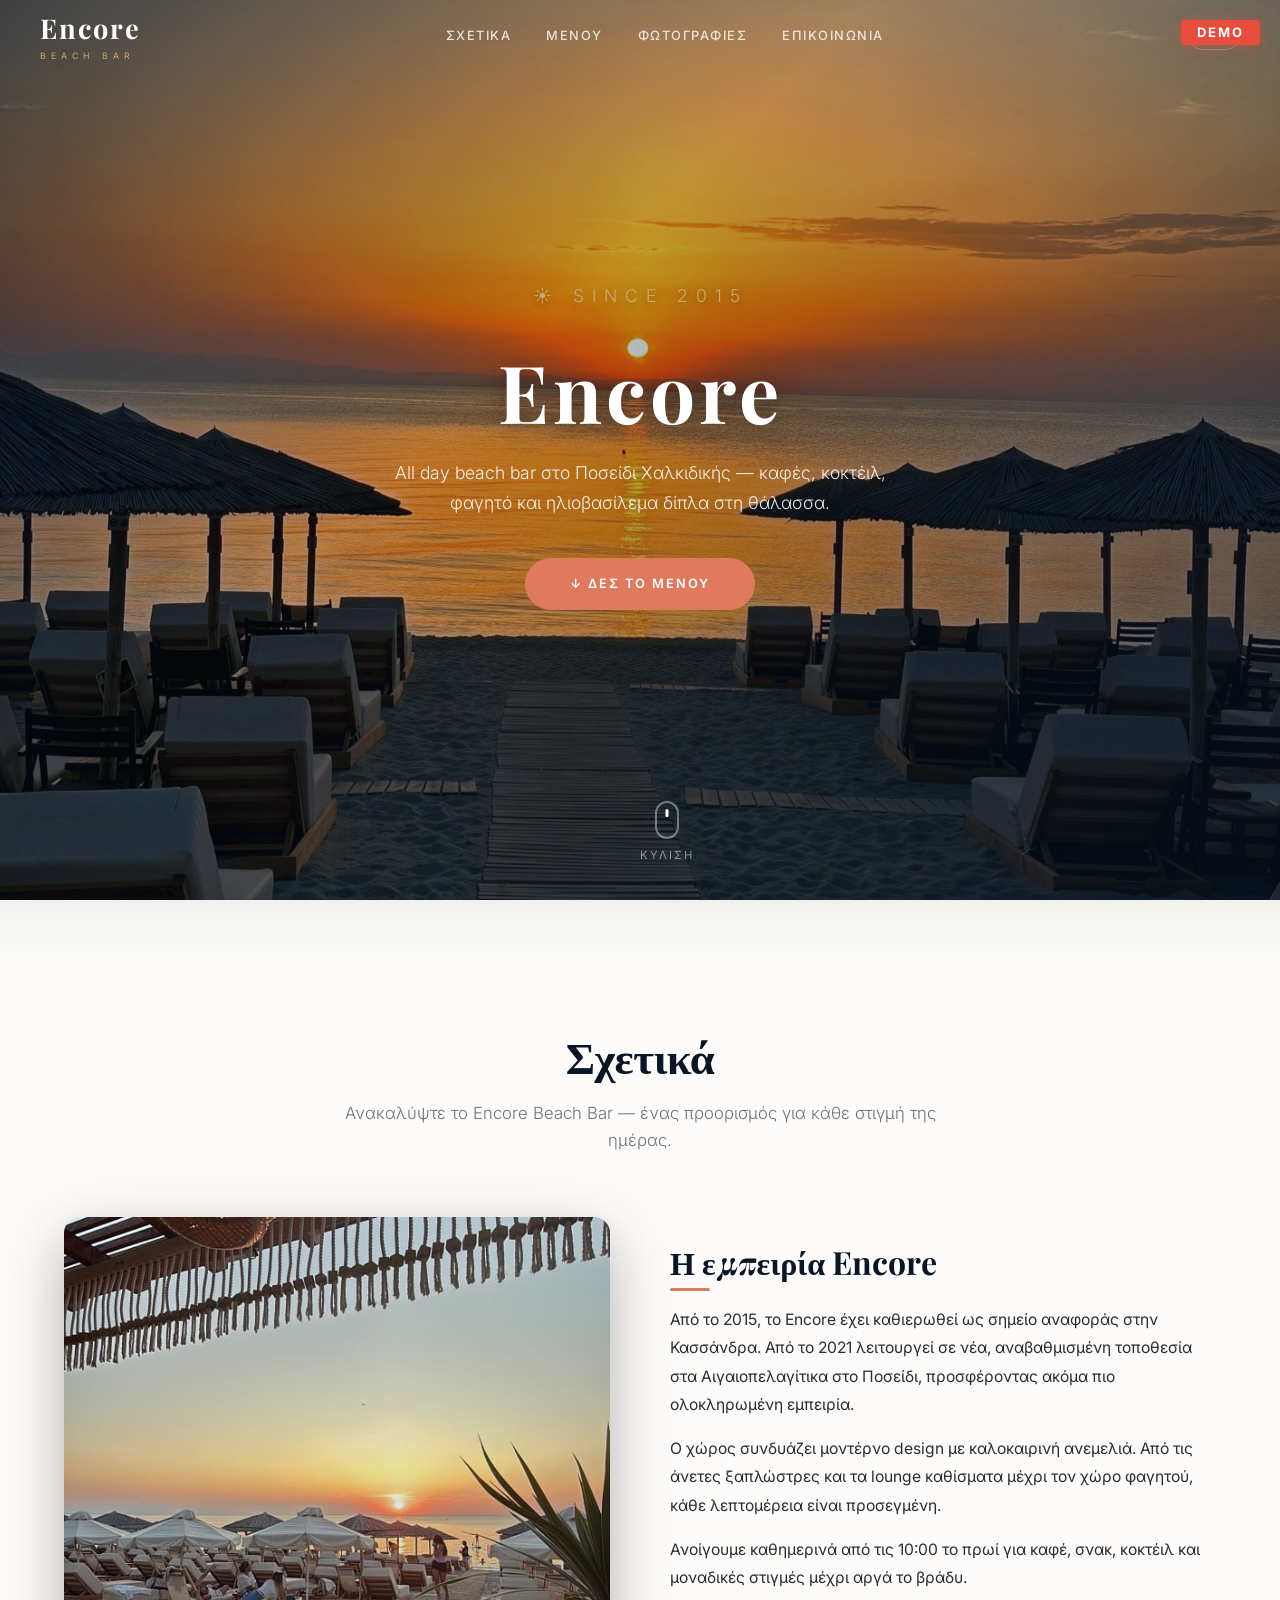
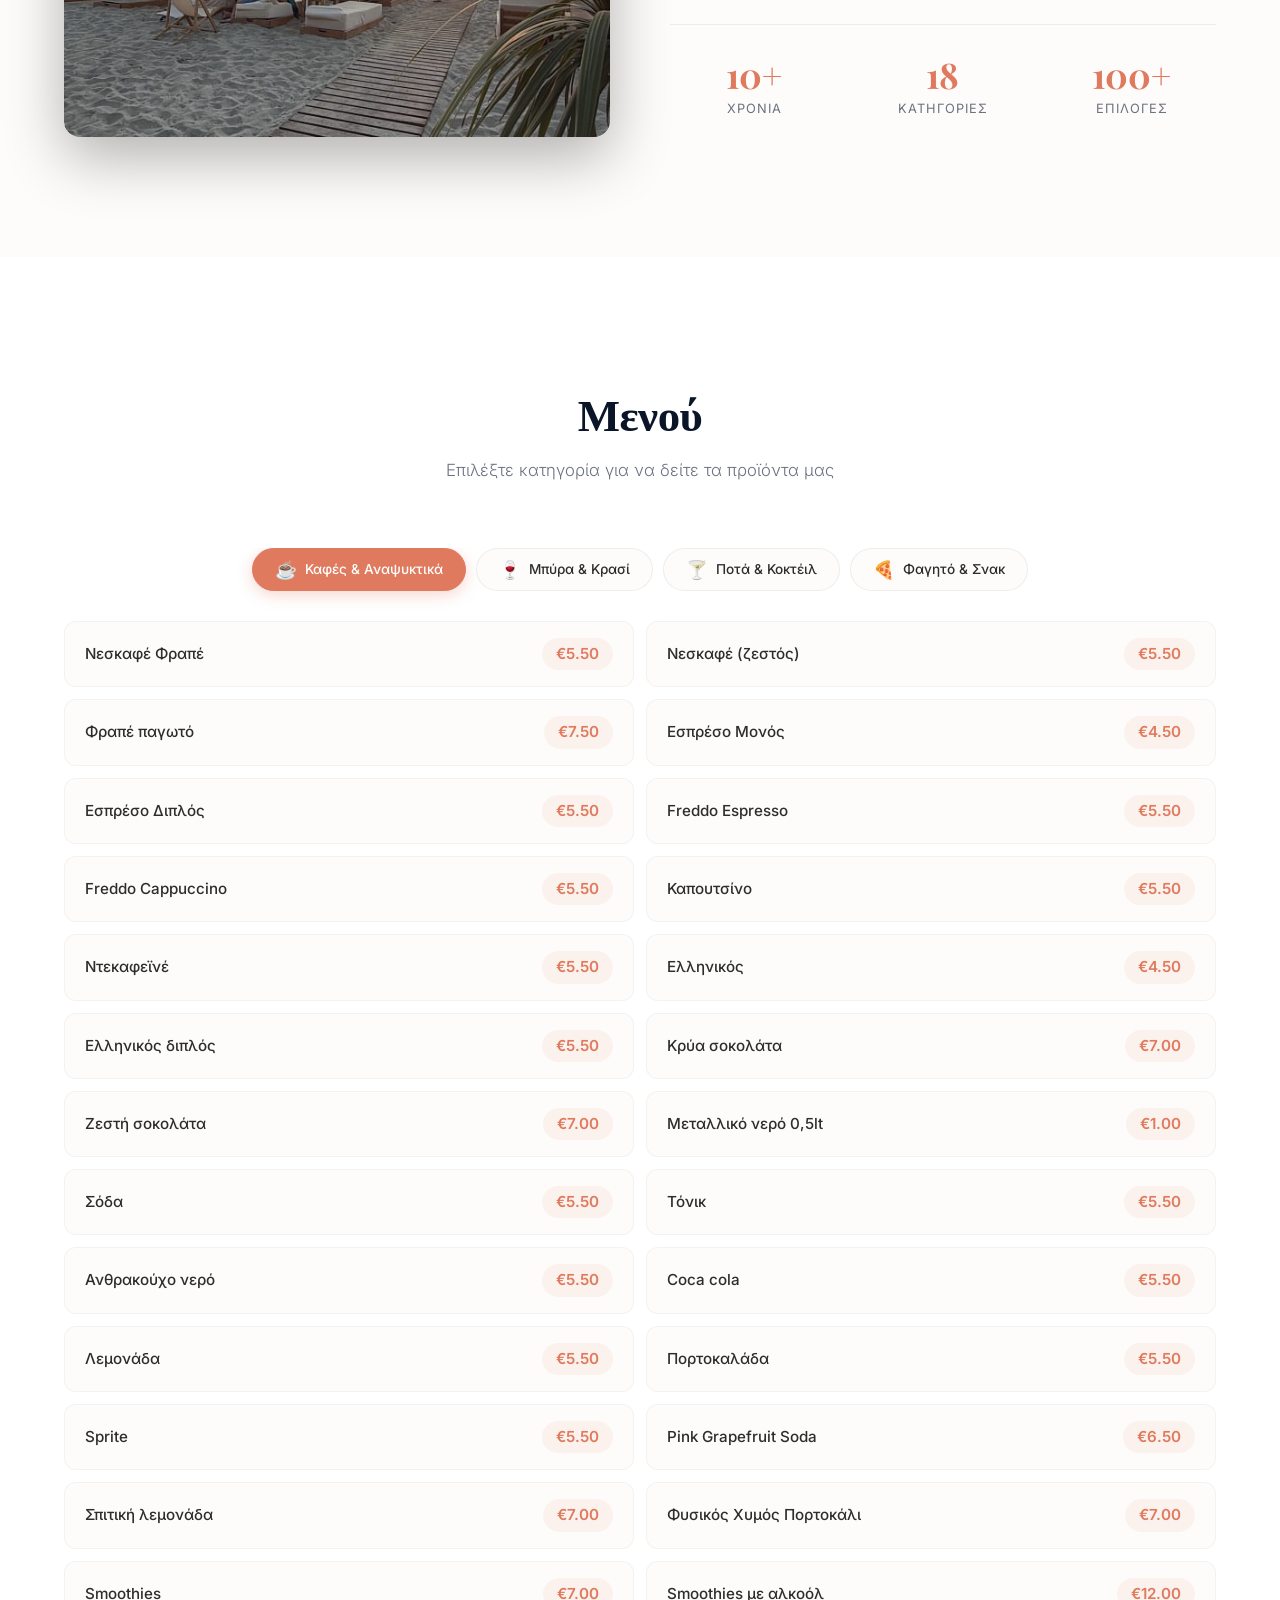
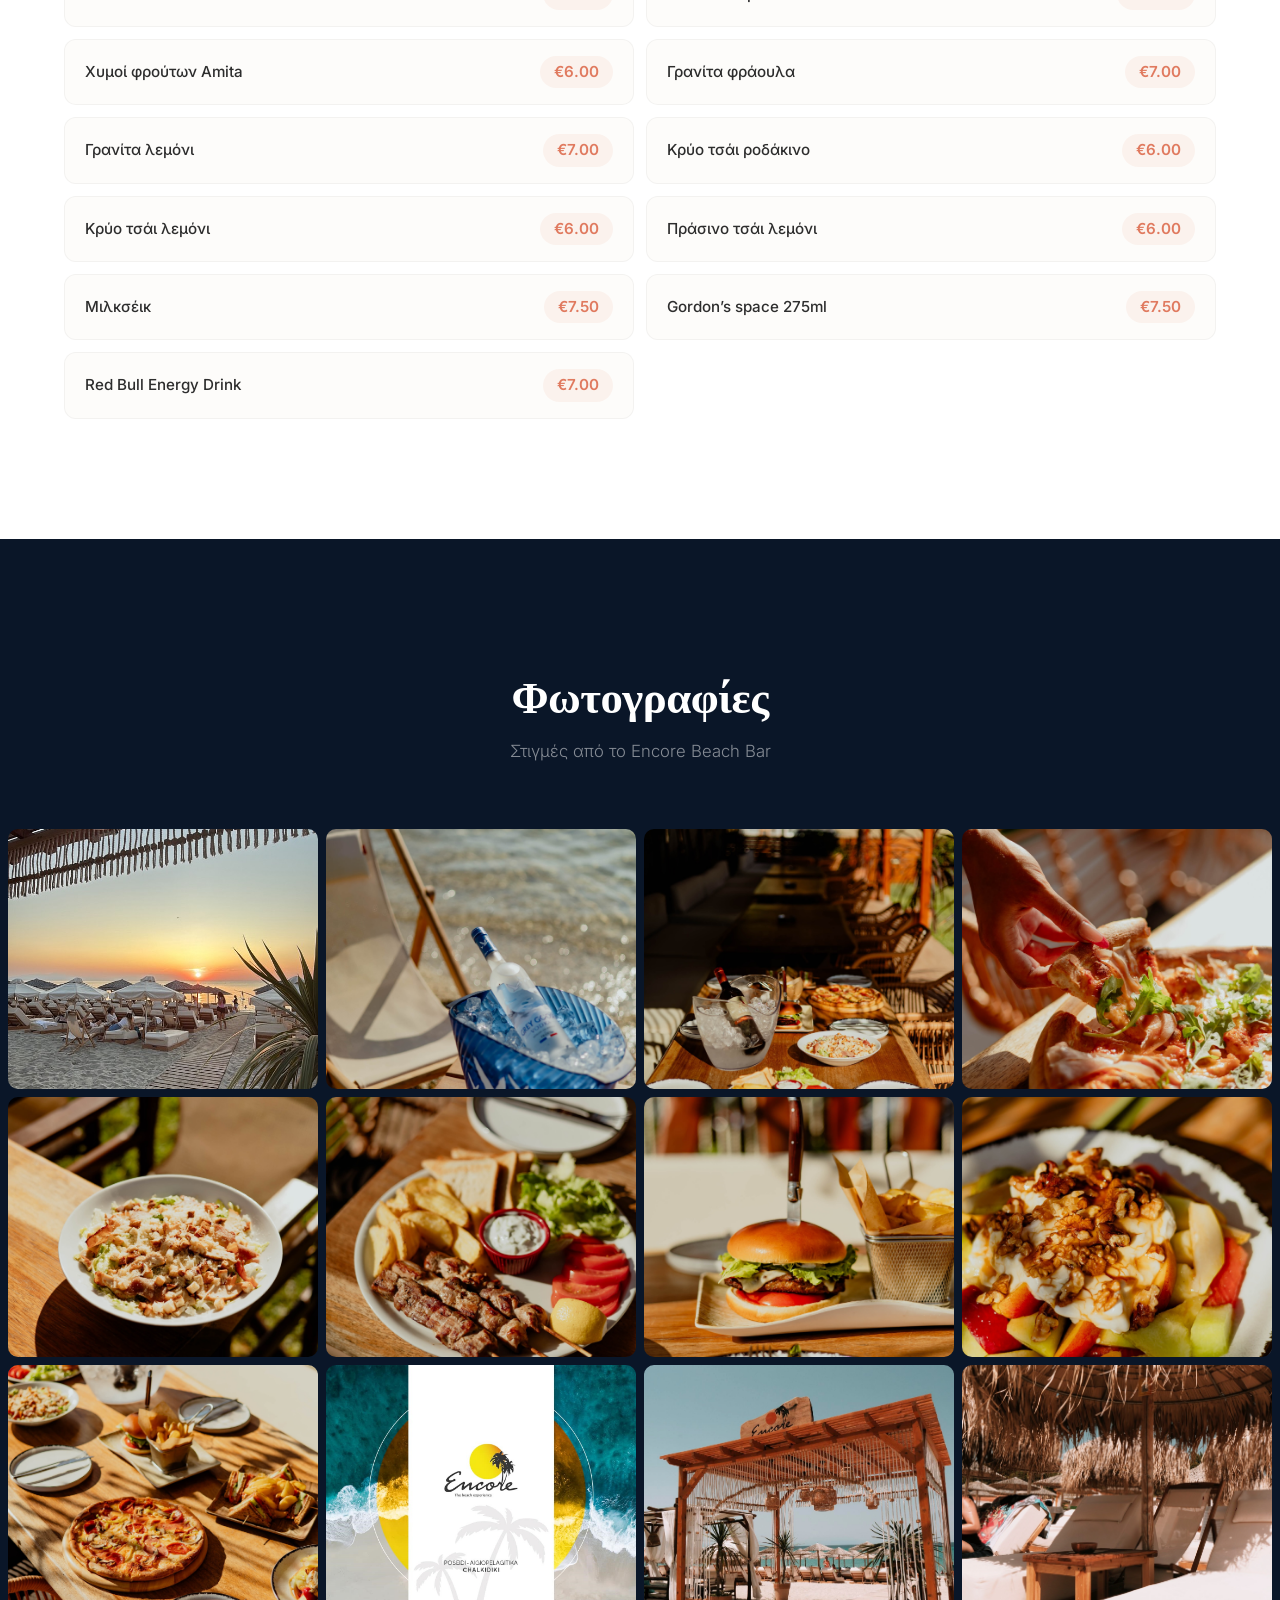
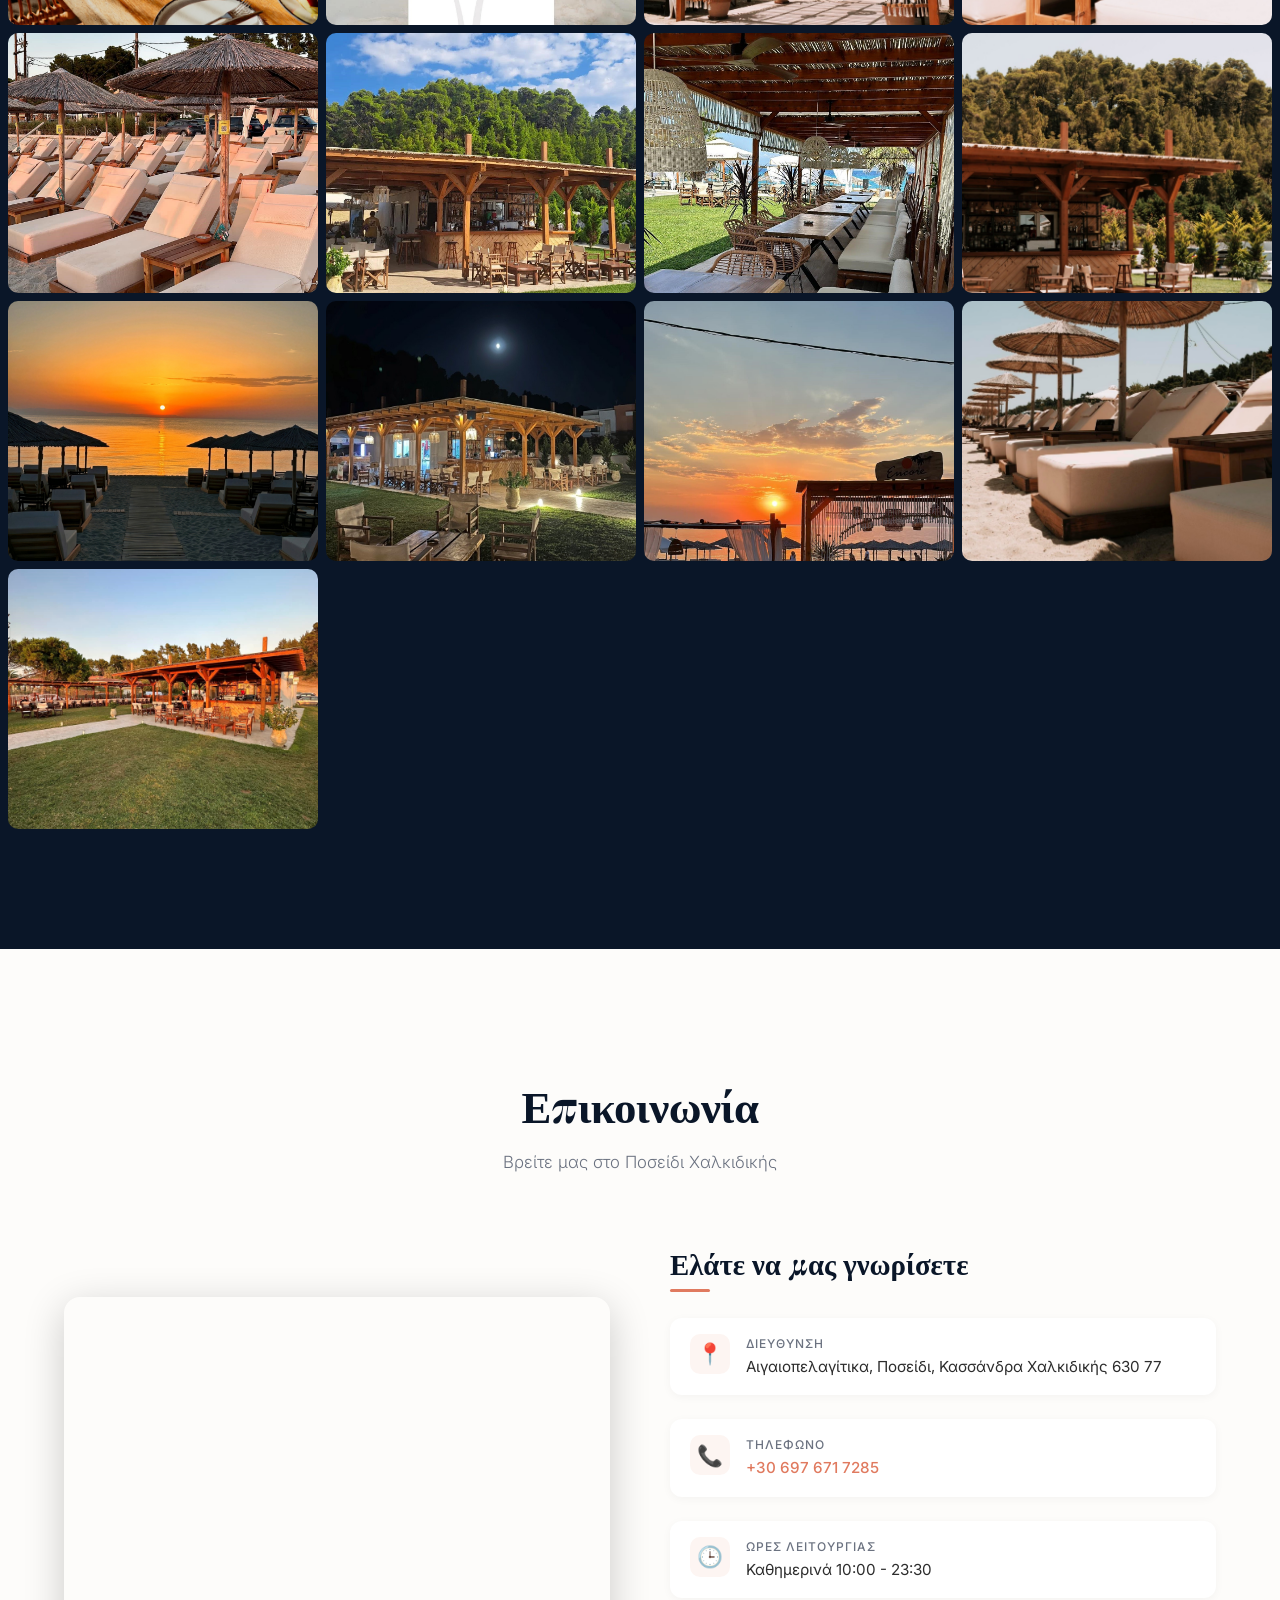
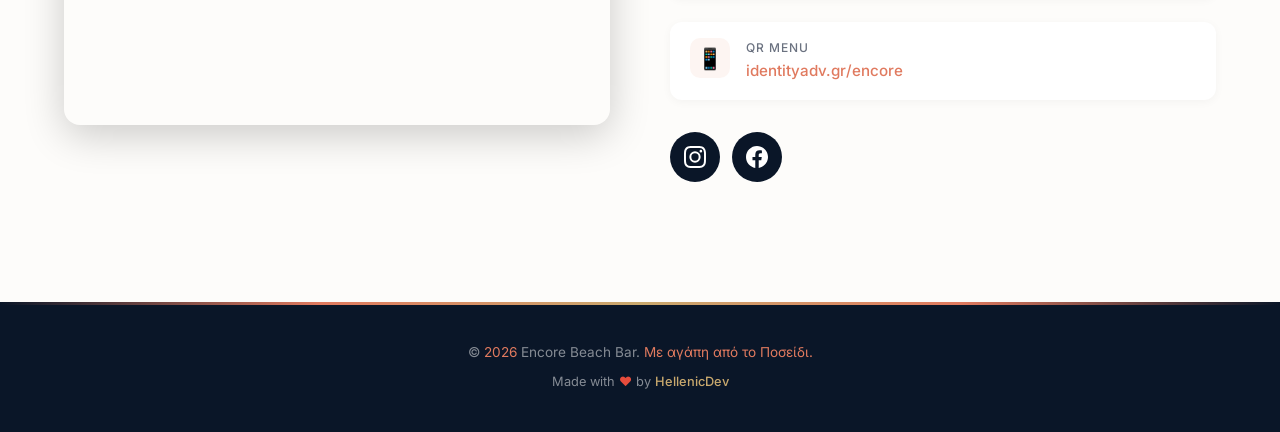
<file: encore/index.html>
<!DOCTYPE html>
<html lang="el" data-lang="gr">
<head>
  <meta charset="UTF-8">
  <meta name="viewport" content="width=device-width, initial-scale=1.0">
  <meta name="description" content="Encore Beach Bar - Ποσείδι, Χαλκιδική. All day beach bar με καφέ, κοκτέιλ, φαγητό και μοναδική ατμόσφαιρα δίπλα στη θάλασσα.">
  <meta name="keywords" content="Encore Beach Bar, Ποσείδι, Χαλκιδική, beach bar, παραλία, cocktails, coffee, pizza">
  <meta property="og:title" content="Encore Beach Bar">
  <meta property="og:description" content="All day beach bar στο Ποσείδι Χαλκιδικής">
  <meta property="og:type" content="website">
  <title>Encore Beach Bar | Ποσείδι, Χαλκιδική</title>
  <link rel="preconnect" href="https://fonts.googleapis.com">
  <link rel="preconnect" href="https://fonts.gstatic.com" crossorigin>
  <link href="https://fonts.googleapis.com/css2?family=Inter:wght@300;400;500;600;700&family=Playfair+Display:wght@400;600;700&display=swap" rel="stylesheet">
  <link rel="stylesheet" href="css/style.css">
  <link rel="icon" type="image/svg+xml" href="data:image/svg+xml,<svg xmlns='http://www.w3.org/2000/svg' viewBox='0 0 100 100'><text y='.9em' font-size='90'>%F0%9F%8C%8A</text></svg>">
</head>
<body>

  <div class="demo-badge">DEMO</div>

  <!-- Loading Screen -->
  <div class="loading-screen" id="loadingScreen">
    <div class="loading-content">
      <div class="loading-title">Encore</div>
      <div class="loading-bar"><div class="loading-bar-fill" id="loadingBar"></div></div>
    </div>
  </div>

  <!-- Navigation -->
  <nav>
    <div class="nav-logo">Encore</div>
    <ul class="nav-links">
      <li><a href="#about" class="lang-gr">Σχετικά</a><a href="#about" class="lang-en">About</a></li>
      <li><a href="#menu" class="lang-gr">Μενού</a><a href="#menu" class="lang-en">Menu</a></li>
      <li><a href="#gallery" class="lang-gr">Φωτογραφίες</a><a href="#gallery" class="lang-en">Gallery</a></li>
      <li><a href="#contact" class="lang-gr">Επικοινωνία</a><a href="#contact" class="lang-en">Contact</a></li>
    </ul>
    <div class="nav-right">
      <button class="lang-btn">EN</button>
      <button class="menu-toggle" onclick="toggleMobileMenu()" aria-label="Menu">&#9776;</button>
    </div>
  </nav>

  <!-- Hero -->
  <section class="hero" id="hero">
    <div class="hero-bg" style="background-image: url('images/Encore-Beach-Bar8.jpg');"></div>
    <div class="hero-overlay"></div>
    <div class="hero-particles"></div>
    <div class="hero-content">
      <p class="hero-sub">&#x2600; Since 2015</p>
      <h1>Encore</h1>
      <div class="lang-block-gr">
        <p class="hero-desc">All day beach bar στο Ποσείδι Χαλκιδικής — καφές, κοκτέιλ, φαγητό και ηλιοβασίλεμα δίπλα στη θάλασσα.</p>
        <a href="#menu" class="hero-btn">&#x2193; Δες το Μενού</a>
      </div>
      <div class="lang-block-en">
        <p class="hero-desc">All day beach bar in Poseidi, Halkidiki — coffee, cocktails, food & sunset by the sea.</p>
        <a href="#menu" class="hero-btn">&#x2193; View Menu</a>
      </div>
    </div>
    <div class="scroll-indicator">
      <div class="mouse"></div>
      <span class="lang-gr">Κύλιση</span>
      <span class="lang-en">Scroll</span>
    </div>
  </section>

  <!-- About -->
  <section class="about section" id="about">
    <div class="container">
      <h2 class="section-title reveal"><span class="lang-gr">Σχετικά</span><span class="lang-en">About</span></h2>
      <p class="section-subtitle reveal"><span class="lang-gr">Ανακαλύψτε το Encore Beach Bar — ένας προορισμός για κάθε στιγμή της ημέρας.</span>
      <span class="lang-en">Discover Encore Beach Bar — a destination for every moment of the day.</span></p>
      <div class="about-grid">
        <div class="about-image reveal-left">
          <img src="images/Encore_Beach_Bar_2026_1-1.jpg" alt="Encore Beach Bar">
        </div>
        <div class="about-text reveal-right">
          <div class="lang-block-gr">
            <h3>Η εμπειρία Encore</h3>
            <p>Από το 2015, το Encore έχει καθιερωθεί ως σημείο αναφοράς στην Κασσάνδρα. Από το 2021 λειτουργεί σε νέα, αναβαθμισμένη τοποθεσία στα Αιγαιοπελαγίτικα στο Ποσείδι, προσφέροντας ακόμα πιο ολοκληρωμένη εμπειρία.</p>
            <p>Ο χώρος συνδυάζει μοντέρνο design με καλοκαιρινή ανεμελιά. Από τις άνετες ξαπλώστρες και τα lounge καθίσματα μέχρι τον χώρο φαγητού, κάθε λεπτομέρεια είναι προσεγμένη.</p>
            <p>Ανοίγουμε καθημερινά από τις 10:00 το πρωί για καφέ, σνακ, κοκτέιλ και μοναδικές στιγμές μέχρι αργά το βράδυ.</p>
          </div>
          <div class="lang-block-en">
            <h3>The Encore Experience</h3>
            <p>Since 2015, Encore has established itself as a landmark in Kassandra. In 2021, it moved to a new upgraded location at Aigaionpelagitika in Poseidi, offering an even more complete experience.</p>
            <p>The space combines modern design with summer carefreeness. From comfortable sunbeds and lounge seating to the dining area, every detail is carefully crafted.</p>
            <p>We open daily from 10:00 AM for coffee, snacks, cocktails and unforgettable moments until late at night.</p>
          </div>
          <div class="about-stats">
            <div class="stat-item">
              <div class="stat-number">10+</div>
              <div class="stat-label lang-gr">Χρόνια</div>
              <div class="stat-label lang-en">Years</div>
            </div>
            <div class="stat-item">
              <div class="stat-number">18</div>
              <div class="stat-label lang-gr">Κατηγορίες</div>
              <div class="stat-label lang-en">Categories</div>
            </div>
            <div class="stat-item">
              <div class="stat-number">100+</div>
              <div class="stat-label lang-gr">Επιλογές</div>
              <div class="stat-label lang-en">Choices</div>
            </div>
          </div>
        </div>
      </div>
    </div>
  </section>

  <!-- Menu -->
  <section class="menu section" id="menu">
    <div class="container">
      <h2 class="section-title reveal"><span class="lang-gr">Μενού</span><span class="lang-en">Menu</span></h2>
      <p class="section-subtitle reveal"><span class="lang-gr">Επιλέξτε κατηγορία για να δείτε τα προϊόντα μας</span>
      <span class="lang-en">Select a category to view our items</span></p>
      <div class="menu-tabs" id="menuTabs"></div>
      <div class="menu-content-area" id="menuContent"></div>
    </div>
  </section>

  <!-- Gallery -->
  <section class="gallery section" id="gallery">
    <div class="container">
      <h2 class="section-title reveal"><span class="lang-gr">Φωτογραφίες</span><span class="lang-en">Gallery</span></h2>
      <p class="section-subtitle reveal"><span class="lang-gr">Στιγμές από το Encore Beach Bar</span>
      <span class="lang-en">Moments from Encore Beach Bar</span></p>
    </div>
    <div class="gallery-grid" id="galleryGrid">
      <div class="gallery-item" onclick="openLightbox(this.querySelector('img').src)"><img src="images/Encore_Beach_Bar_2026_1-1.jpg" alt="Encore Beach Bar"><div class="gallery-overlay"><span>+</span></div></div>
      <div class="gallery-item" onclick="openLightbox(this.querySelector('img').src)"><img src="images/Encore_Beach_Bar_2026_1-2.jpg" alt="Encore Beach Bar"><div class="gallery-overlay"><span>+</span></div></div>
      <div class="gallery-item" onclick="openLightbox(this.querySelector('img').src)"><img src="images/Encore_Beach_Bar_2026_1-3.jpg" alt="Encore Beach Bar"><div class="gallery-overlay"><span>+</span></div></div>
      <div class="gallery-item" onclick="openLightbox(this.querySelector('img').src)"><img src="images/Encore_Beach_Bar_2026_1-4.jpg" alt="Encore Beach Bar"><div class="gallery-overlay"><span>+</span></div></div>
      <div class="gallery-item" onclick="openLightbox(this.querySelector('img').src)"><img src="images/Encore_Beach_Bar_2026_1-5.jpg" alt="Encore Beach Bar"><div class="gallery-overlay"><span>+</span></div></div>
      <div class="gallery-item" onclick="openLightbox(this.querySelector('img').src)"><img src="images/Encore_Beach_Bar_2026_1-6.jpg" alt="Encore Beach Bar"><div class="gallery-overlay"><span>+</span></div></div>
      <div class="gallery-item" onclick="openLightbox(this.querySelector('img').src)"><img src="images/Encore_Beach_Bar_2026_1-7.jpg" alt="Encore Beach Bar"><div class="gallery-overlay"><span>+</span></div></div>
      <div class="gallery-item" onclick="openLightbox(this.querySelector('img').src)"><img src="images/Encore_Beach_Bar_2026_1-8.jpg" alt="Encore Beach Bar"><div class="gallery-overlay"><span>+</span></div></div>
      <div class="gallery-item" onclick="openLightbox(this.querySelector('img').src)"><img src="images/Encore_Beach_Bar_2026_1-9.jpg" alt="Encore Beach Bar"><div class="gallery-overlay"><span>+</span></div></div>
      <div class="gallery-item" onclick="openLightbox(this.querySelector('img').src)"><img src="images/Encore-Beach-Bar1.jpg" alt="Encore Beach Bar"><div class="gallery-overlay"><span>+</span></div></div>
      <div class="gallery-item" onclick="openLightbox(this.querySelector('img').src)"><img src="images/Encore-Beach-Bar2.jpg" alt="Encore Beach Bar"><div class="gallery-overlay"><span>+</span></div></div>
      <div class="gallery-item" onclick="openLightbox(this.querySelector('img').src)"><img src="images/Encore-Beach-Bar3.jpg" alt="Encore Beach Bar"><div class="gallery-overlay"><span>+</span></div></div>
      <div class="gallery-item" onclick="openLightbox(this.querySelector('img').src)"><img src="images/Encore-Beach-Bar4.jpg" alt="Encore Beach Bar"><div class="gallery-overlay"><span>+</span></div></div>
      <div class="gallery-item" onclick="openLightbox(this.querySelector('img').src)"><img src="images/Encore-Beach-Bar5.jpg" alt="Encore Beach Bar"><div class="gallery-overlay"><span>+</span></div></div>
      <div class="gallery-item" onclick="openLightbox(this.querySelector('img').src)"><img src="images/Encore-Beach-Bar6.jpg" alt="Encore Beach Bar"><div class="gallery-overlay"><span>+</span></div></div>
      <div class="gallery-item" onclick="openLightbox(this.querySelector('img').src)"><img src="images/Encore-Beach-Bar7.jpg" alt="Encore Beach Bar"><div class="gallery-overlay"><span>+</span></div></div>
      <div class="gallery-item" onclick="openLightbox(this.querySelector('img').src)"><img src="images/Encore-Beach-Bar8.jpg" alt="Encore Beach Bar"><div class="gallery-overlay"><span>+</span></div></div>
      <div class="gallery-item" onclick="openLightbox(this.querySelector('img').src)"><img src="images/Encore-Beach-Bar9.jpg" alt="Encore Beach Bar"><div class="gallery-overlay"><span>+</span></div></div>
      <div class="gallery-item" onclick="openLightbox(this.querySelector('img').src)"><img src="images/Encore-Beach-Bar12.jpg" alt="Encore Beach Bar"><div class="gallery-overlay"><span>+</span></div></div>
      <div class="gallery-item" onclick="openLightbox(this.querySelector('img').src)"><img src="images/Encore-Beach-Bar13.jpg" alt="Encore Beach Bar"><div class="gallery-overlay"><span>+</span></div></div>
      <div class="gallery-item" onclick="openLightbox(this.querySelector('img').src)"><img src="images/Encore-Beach-Bar14.jpg" alt="Encore Beach Bar"><div class="gallery-overlay"><span>+</span></div></div>
    </div>
  </section>

  <!-- Contact -->
  <section class="contact section" id="contact">
    <div class="container">
      <h2 class="section-title reveal"><span class="lang-gr">Επικοινωνία</span><span class="lang-en">Contact</span></h2>
      <p class="section-subtitle reveal"><span class="lang-gr">Βρείτε μας στο Ποσείδι Χαλκιδικής</span>
      <span class="lang-en">Find us in Poseidi, Halkidiki</span></p>
      <div class="contact-grid">
        <div class="contact-map reveal-left">
          <iframe title="Χάρτης τοποθεσίας" src="https://www.google.com/maps/embed?pb=!1m18!1m12!1m3!1d4866.223573633149!2d23.3721177!3d39.9774551!2m3!1f0!2f0!3f0!3m2!1i1024!2i768!4f13.1!3m3!1m2!1s0x14a7d2a5af12ae6f%3A0x4ad73c10cd82d57d!2sEncore%20Beach%20Bar!5e1!3m2!1sel!2sgr!4v1" allowfullscreen loading="lazy" referrerpolicy="no-referrer-when-downgrade"></iframe>
        </div>
        <div class="contact-info reveal-right">
          <h3 class="lang-gr">Ελάτε να μας γνωρίσετε</h3>
          <h3 class="lang-en">Come visit us</h3>

          <div class="contact-detail">
            <span class="icon">&#x1f4cd;</span>
            <div>
              <div class="label lang-gr">Διεύθυνση</div>
              <div class="label lang-en">Address</div>
              <div class="value lang-gr">Αιγαιοπελαγίτικα, Ποσείδι, Κασσάνδρα Χαλκιδικής 630 77</div>
              <div class="value lang-en">Aigaionpelagitika, Poseidi, Kassandra, Halkidiki 630 77</div>
            </div>
          </div>

          <div class="contact-detail">
            <span class="icon">&#x1f4de;</span>
            <div>
              <div class="label lang-gr">Τηλέφωνο</div>
              <div class="label lang-en">Phone</div>
              <div class="value"><a href="tel:+306976717285">+30 697 671 7285</a></div>
            </div>
          </div>

          <div class="contact-detail">
            <span class="icon">&#x1f552;</span>
            <div>
              <div class="label lang-gr">Ώρες Λειτουργίας</div>
              <div class="label lang-en">Hours</div>
              <div class="value lang-gr">Καθημερινά 10:00 - 23:30</div>
              <div class="value lang-en">Daily 10:00 - 23:30</div>
            </div>
          </div>

          <div class="contact-detail">
            <span class="icon">&#x1f4f1;</span>
            <div>
              <div class="label lang-gr">QR Menu</div>
              <div class="label lang-en">QR Menu</div>
              <div class="value"><a href="https://qr.identityadv.gr/%CE%9A%CE%B1%CF%84%CE%AC%CF%83%CF%84%CE%B7%CE%BC%CE%B1/encore" target="_blank" rel="noopener">identityadv.gr/encore</a></div>
            </div>
          </div>

          <div class="contact-socials">
            <a href="https://www.instagram.com/encore_beach__bar/" target="_blank" rel="noopener" aria-label="Instagram">
              <svg viewBox="0 0 24 24" fill="currentColor" width="22" height="22"><path d="M12 2.163c3.204 0 3.584.012 4.85.07 3.252.148 4.771 1.691 4.919 4.919.058 1.265.069 1.645.069 4.849 0 3.205-.012 3.584-.069 4.849-.149 3.225-1.664 4.771-4.919 4.919-1.266.058-1.644.07-4.85.07-3.204 0-3.584-.012-4.849-.07-3.26-.149-4.771-1.699-4.919-4.92-.058-1.265-.07-1.644-.07-4.849 0-3.204.013-3.583.07-4.849.149-3.227 1.664-4.771 4.919-4.919 1.266-.057 1.645-.069 4.849-.069zM12 0C8.741 0 8.333.014 7.053.072 2.695.272.273 2.69.073 7.052.014 8.333 0 8.741 0 12c0 3.259.014 3.668.072 4.948.2 4.358 2.618 6.78 6.98 6.98C8.333 23.986 8.741 24 12 24c3.259 0 3.668-.014 4.948-.072 4.354-.2 6.782-2.618 6.979-6.98.059-1.28.073-1.689.073-4.948 0-3.259-.014-3.667-.072-4.947-.196-4.354-2.617-6.78-6.979-6.98C15.668.014 15.259 0 12 0zm0 5.838a6.162 6.162 0 100 12.324 6.162 6.162 0 000-12.324zM12 16a4 4 0 110-8 4 4 0 010 8zm6.406-11.845a1.44 1.44 0 100 2.881 1.44 1.44 0 000-2.881z"/></svg>
            </a>
            <a href="https://www.facebook.com/p/Encore-100056213126363/" target="_blank" rel="noopener" aria-label="Facebook">
              <svg viewBox="0 0 24 24" fill="currentColor" width="22" height="22"><path d="M24 12.073c0-6.627-5.373-12-12-12s-12 5.373-12 12c0 5.99 4.388 10.954 10.125 11.854v-8.385H7.078v-3.47h3.047V9.43c0-3.007 1.792-4.669 4.533-4.669 1.312 0 2.686.235 2.686.235v2.953H15.83c-1.491 0-1.956.925-1.956 1.874v2.25h3.328l-.532 3.47h-2.796v8.385C19.612 23.027 24 18.062 24 12.073z"/></svg>
            </a>
          </div>
        </div>
      </div>
    </div>
  </section>

  <!-- Back to Top -->
  <button class="back-to-top" id="backToTop" aria-label="Back to top">&#x2191;</button>

  <!-- Footer -->
  <footer>
    <p>&copy; <span id="year"></span> Encore Beach Bar. <span class="lang-gr">Με αγάπη από το Ποσείδι.</span><span class="lang-en">With love from Poseidi.</span></p>
    <p class="footer-credit">Made with <span class="heart">&hearts;</span> by <a href="https://hellenicdev.github.io?utm_source=clients&utm_medium=referral&utm_term=encore" target="_blank" rel="noopener">HellenicDev</a></p>
  </footer>

  <!-- Lightbox -->
  <div class="lightbox" id="lightbox">
    <button class="lightbox-close" onclick="closeLightbox()">&times;</button>
    <button class="lightbox-prev" onclick="navigateLightbox(-1)">&#8249;</button>
    <img id="lightboxImg" alt="Enlarge">
    <button class="lightbox-next" onclick="navigateLightbox(1)">&#8250;</button>
    <div class="lightbox-counter" id="lightboxCounter"></div>
  </div>

  <script src="js/main.js"></script>
</body>
</html>
</file>
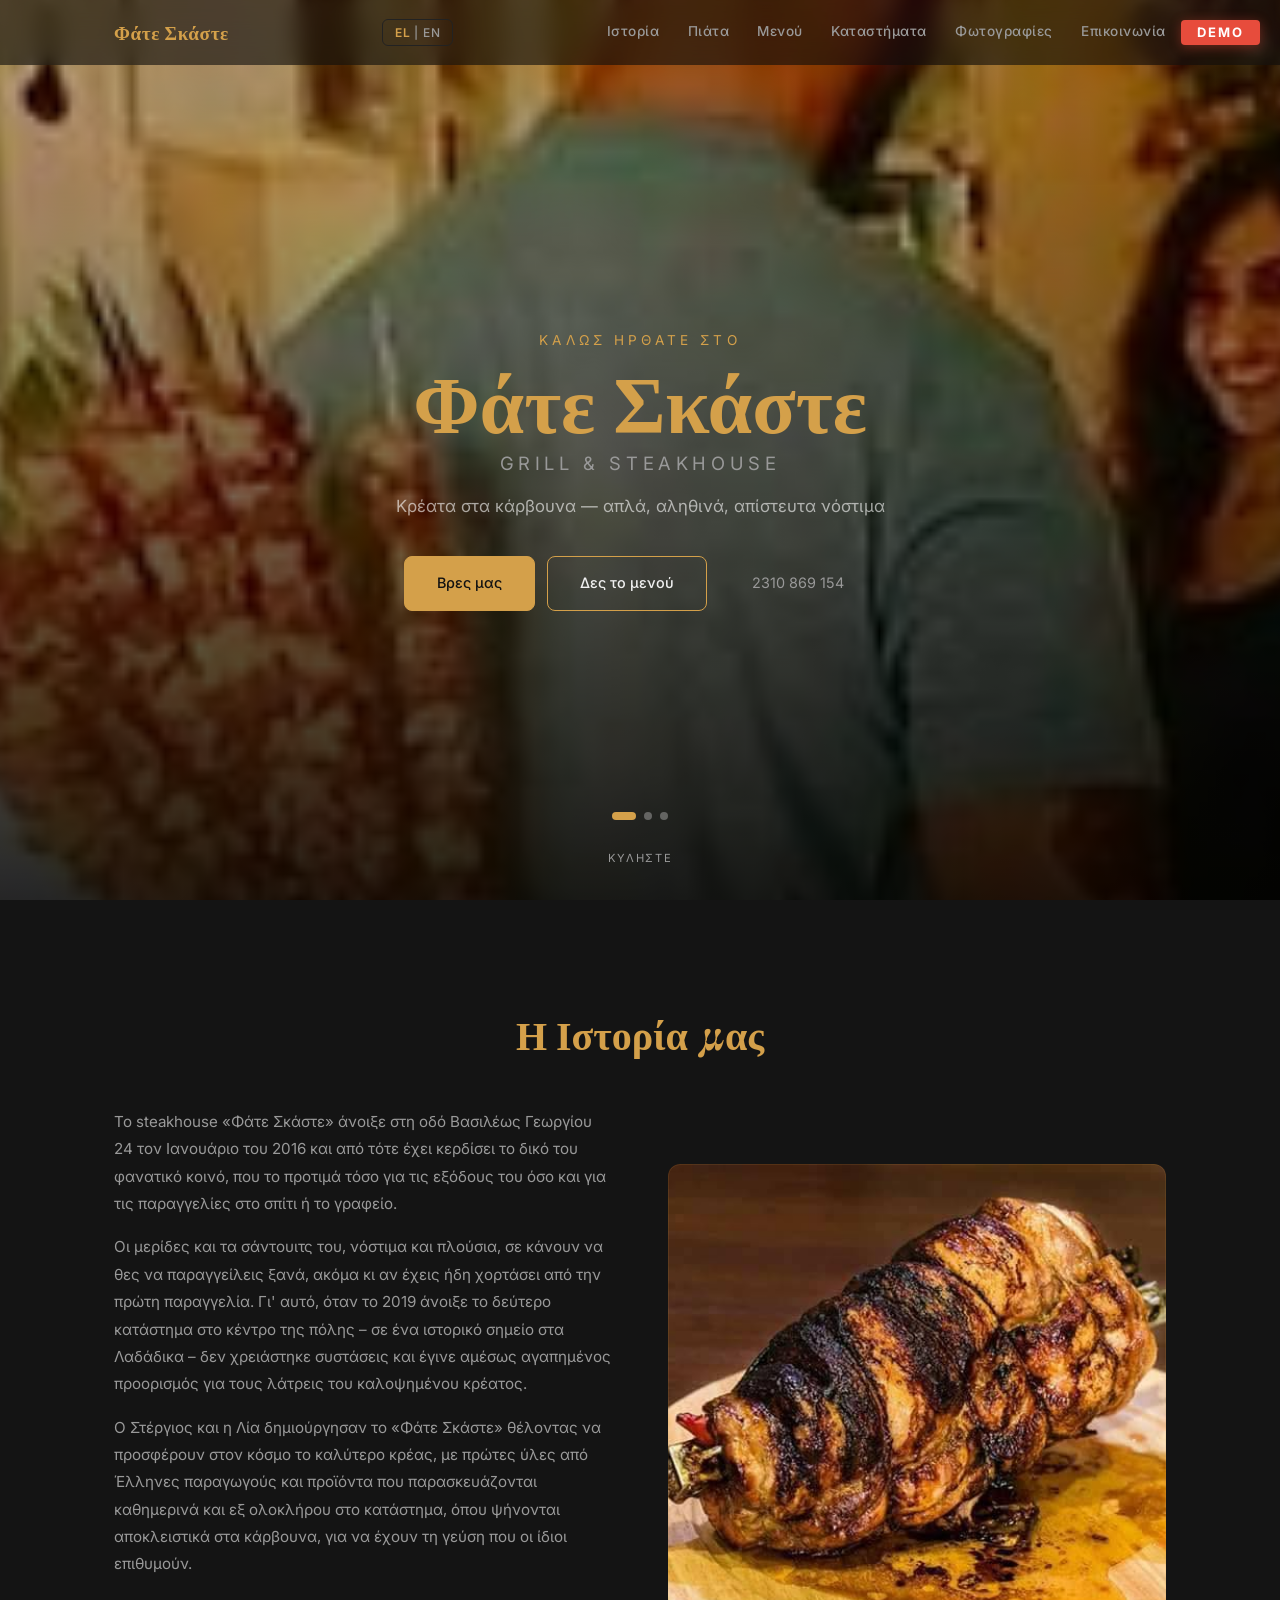
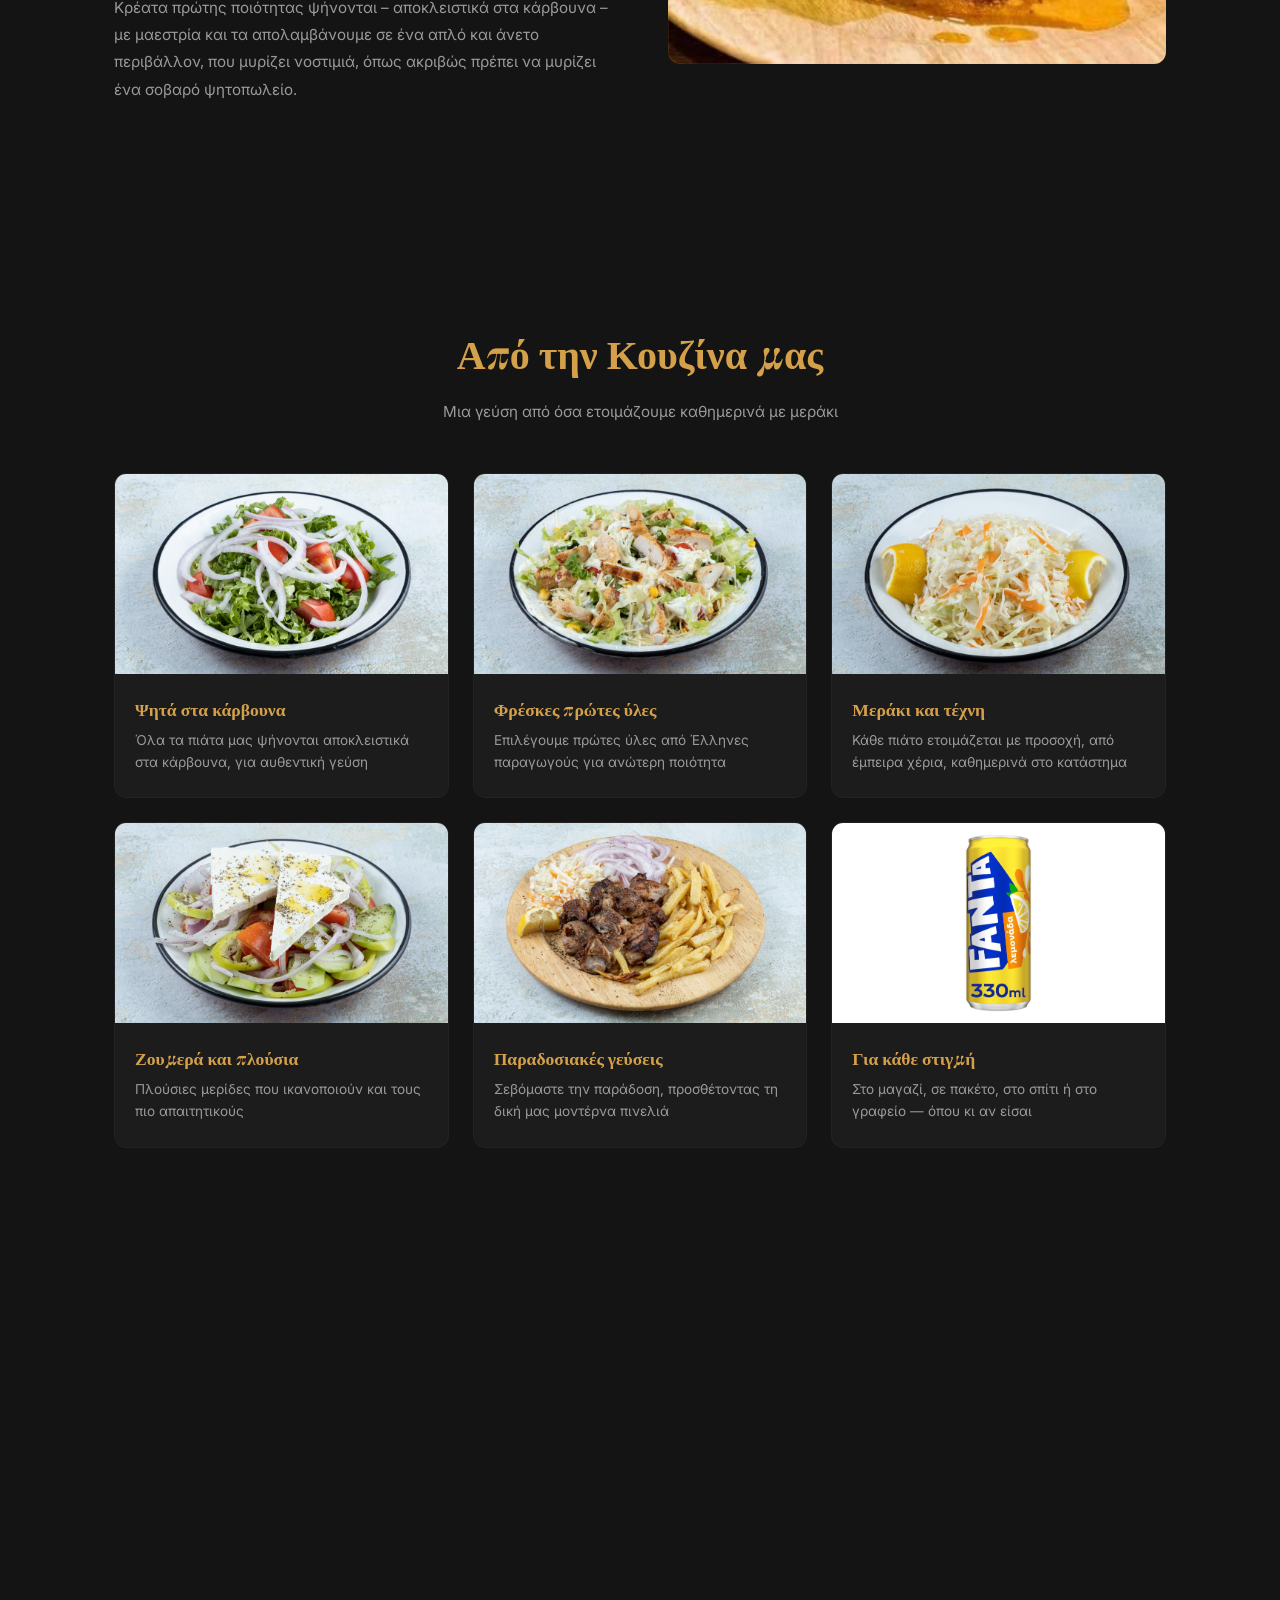
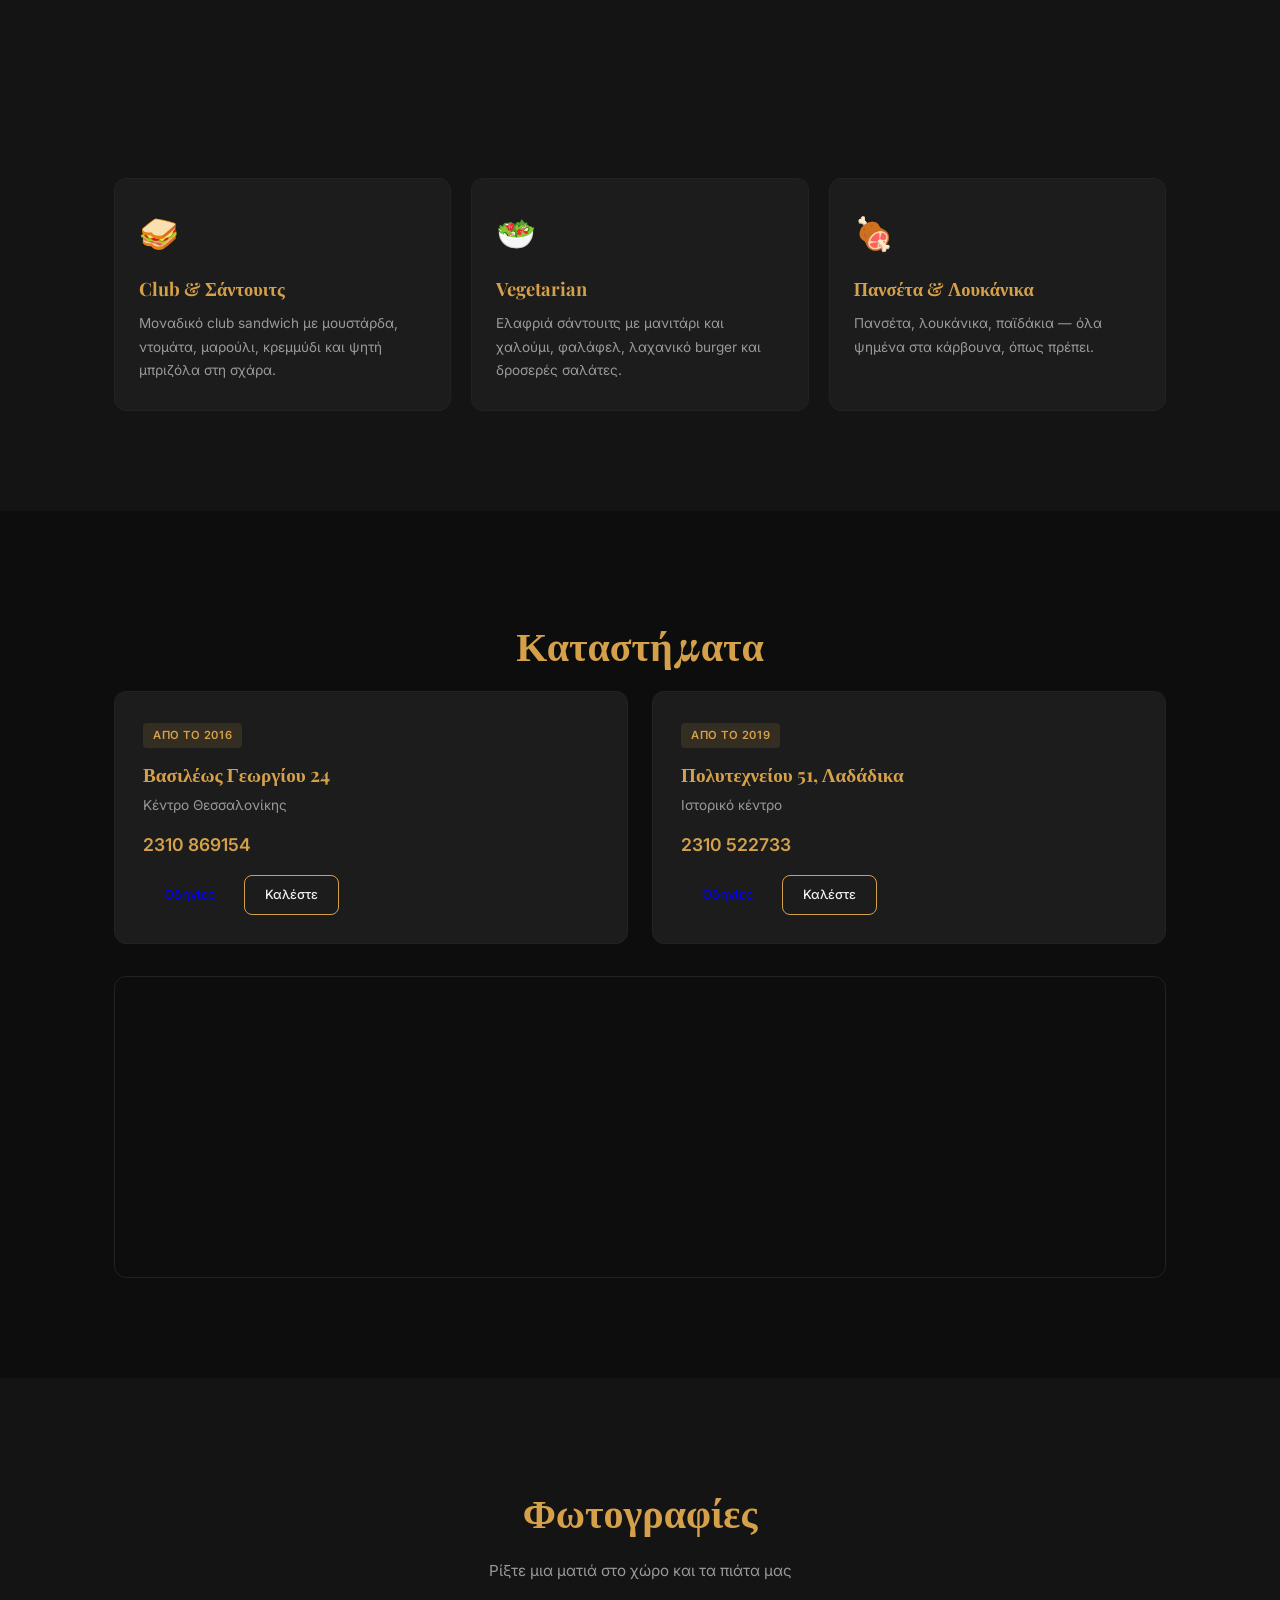
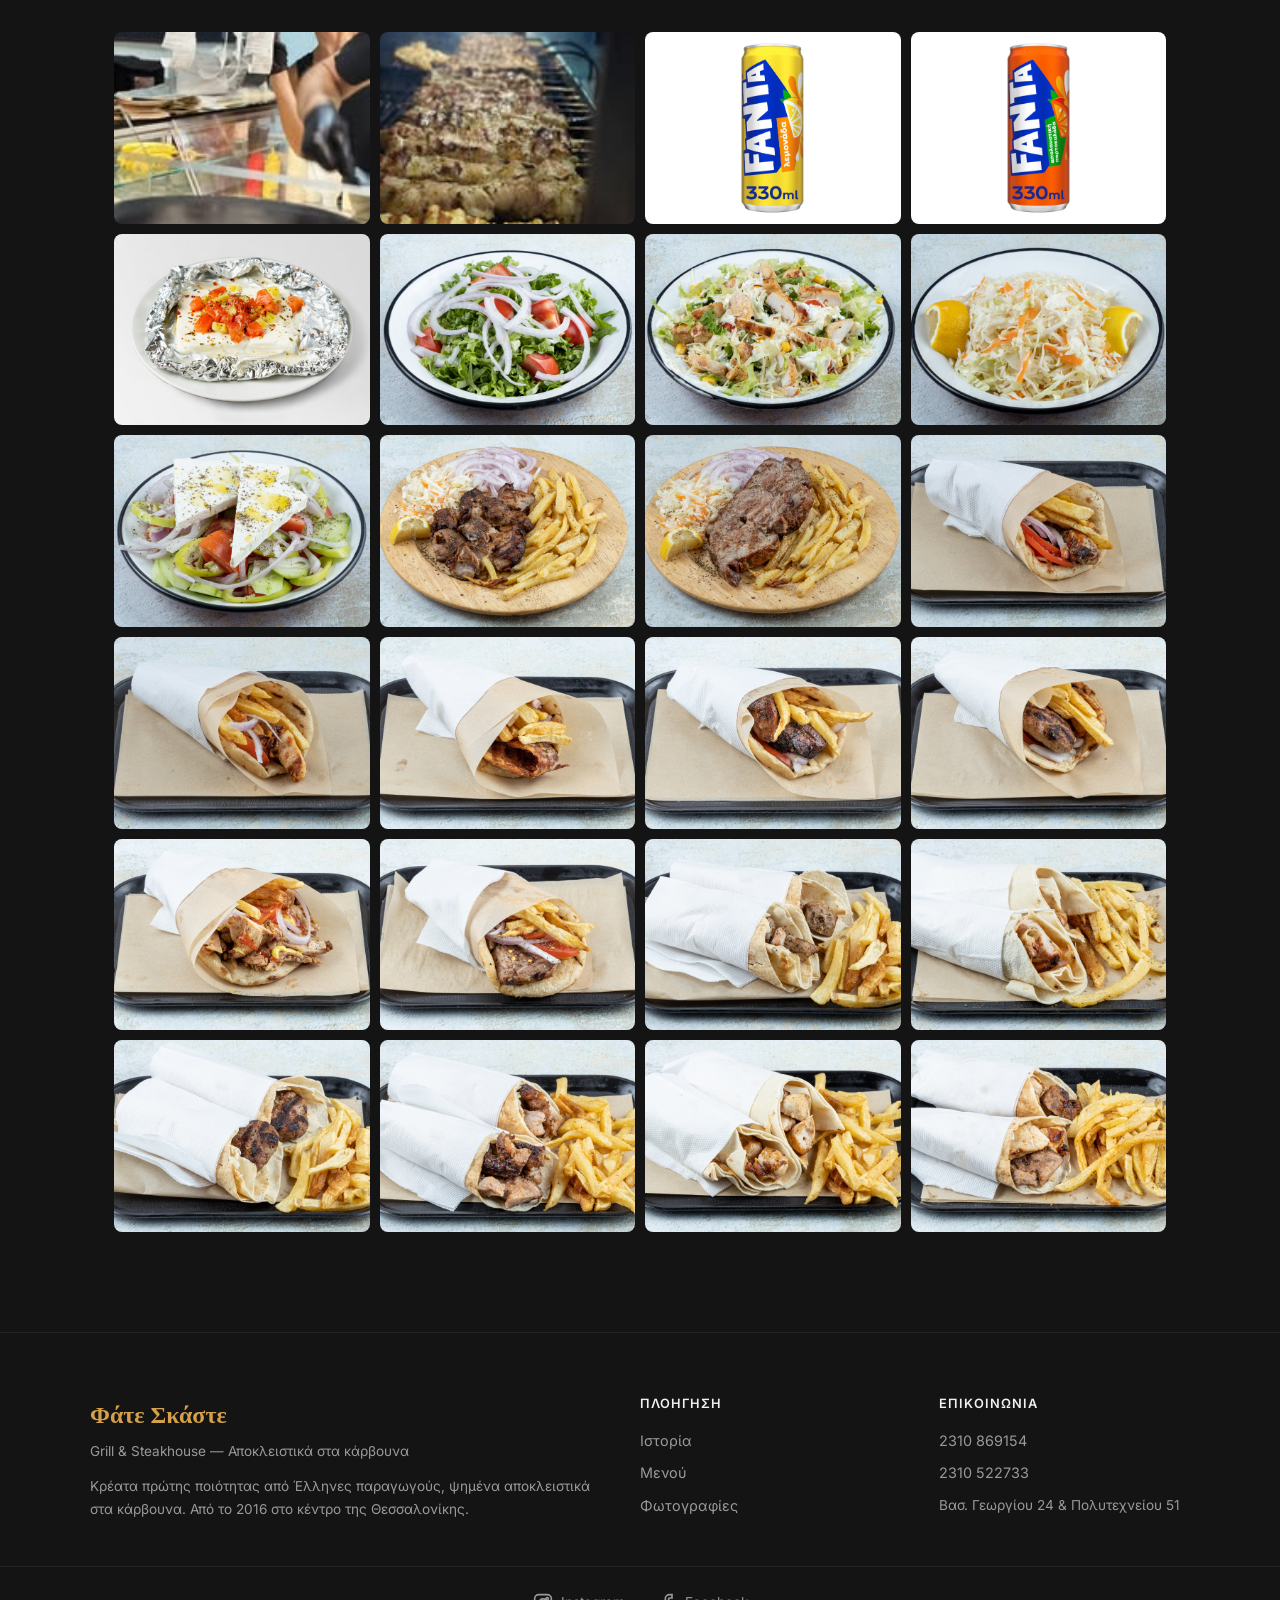
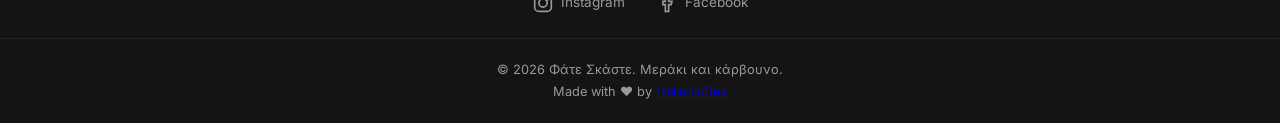
<file: fate-skaste/index.html>
<!DOCTYPE html>
<html lang="el">
<head>
  <meta charset="UTF-8">
  <meta name="viewport" content="width=device-width, initial-scale=1.0">
  <title>Φάτε Σκάστε — Grill &amp; Steakhouse</title>
  <meta name="description" content="Φάτε Σκάστε, grill &amp; steakhouse στη Θεσσαλονίκη. Κρέατα στα κάρβουνα, φρέσκες πρώτες ύλες από Έλληνες παραγωγούς και μεράκι σε κάθε πιάτο.">
  <link rel="stylesheet" href="styles.css">
  <link rel="preconnect" href="https://fonts.googleapis.com">
  <link href="https://fonts.googleapis.com/css2?family=Playfair+Display:wght@400;700;900&family=Inter:wght@300;400;500;600;700&display=swap" rel="stylesheet">
  <script id="Cookiebot" src="https://consent.cookiebot.com/uc.js" data-cbid="06e4a97f-2c34-41ed-8ab6-d53b581ff080" async></script>
  <script src="https://hellenicdev.eu/js/consent-analytics.js" data-ga-id="G-9FWQFZME3Z" defer></script>
</head>
<body>

  <div class="demo-badge">DEMO</div>

  <!-- Header -->
  <header class="header" id="header">
    <div class="container header-inner">
      <a href="#" class="logo">Φάτε Σκάστε</a>
      <button class="lang-toggle" id="langToggle" aria-label="Switch language">
        <span class="lang-el active">EL</span>
        <span class="sep">|</span>
        <span class="lang-en">EN</span>
      </button>
      <button class="menu-toggle" id="menuToggle" aria-label="Menu">☰</button>
      <nav class="nav" id="nav">
        <a href="#about" data-lang="nav_about">Ιστορία</a>
        <a href="#dishes" data-lang="nav_dishes">Πιάτα</a>
        <a href="#menu" data-lang="nav_menu">Μενού</a>
        <a href="#locations" data-lang="nav_locations">Καταστήματα</a>
        <a href="#gallery" data-lang="nav_gallery">Φωτογραφίες</a>
        <a href="#contact" data-lang="nav_contact">Επικοινωνία</a>
      </nav>
    </div>
  </header>

  <!-- Hero -->
  <section class="hero" id="hero">
    <div class="hero-carousel">
      <div class="hero-slide active" style="background-image: url('images/479980886_18393532591100371_7696456600198711285_n.jpeg')"></div>
      <div class="hero-slide" style="background-image: url('images/46407201_1113840088774870_7125610593880375296_n.jpeg')"></div>
      <div class="hero-slide" style="background-image: url('images/468285629_18381881038100371_8496733195576665605_n.jpeg')"></div>
    </div>
    <div class="hero-overlay"></div>
    <div class="container hero-content">
      <div class="hero-text">
        <p class="hero-pre" data-lang="hero_pre">Καλώς ήρθατε στο</p>
        <h1 class="hero-title">Φάτε Σκάστε</h1>
        <p class="hero-tagline" data-lang="hero_tagline">Grill & Steakhouse</p>
        <p class="hero-sub" data-lang="hero_sub">Κρέατα στα κάρβουνα — απλά, αληθινά, απίστευτα νόστιμα</p>
      </div>
      <div class="hero-buttons">
        <a href="#locations" class="btn btn-primary" data-lang="hero_btn1">Βρες μας</a>
        <a href="#menu" class="btn btn-outline" data-lang="hero_btn2">Δες το μενού</a>
        <a href="tel:2310869154" class="btn btn-ghost" data-lang="hero_btn3">2310 869 154</a>
      </div>
    </div>
    <div class="hero-indicators">
      <span class="dot active"></span>
      <span class="dot"></span>
      <span class="dot"></span>
    </div>
    <div class="scroll-hint" data-lang="scroll_hint">Κυλήστε</div>
  </section>

  <!-- About -->
  <section class="section about" id="about">
    <div class="container">
      <h2 class="section-title reveal" data-lang="about_title">Η Ιστορία μας</h2>
      <div class="about-grid">
        <div class="about-text reveal">
          <p data-lang="about_p1">Το steakhouse «Φάτε Σκάστε» άνοιξε στη οδό Βασιλέως Γεωργίου 24 τον Ιανουάριο του 2016 και από τότε έχει κερδίσει το δικό του φανατικό κοινό, που το προτιμά τόσο για τις εξόδους του όσο και για τις παραγγελίες στο σπίτι ή το γραφείο.</p>
          <p data-lang="about_p2">Οι μερίδες και τα σάντουιτς του, νόστιμα και πλούσια, σε κάνουν να θες να παραγγείλεις ξανά, ακόμα κι αν έχεις ήδη χορτάσει από την πρώτη παραγγελία. Γι' αυτό, όταν το 2019 άνοιξε το δεύτερο κατάστημα στο κέντρο της πόλης – σε ένα ιστορικό σημείο στα Λαδάδικα – δεν χρειάστηκε συστάσεις και έγινε αμέσως αγαπημένος προορισμός για τους λάτρεις του καλοψημένου κρέατος.</p>
          <p data-lang="about_p3">Ο Στέργιος και η Λία δημιούργησαν το «Φάτε Σκάστε» θέλοντας να προσφέρουν στον κόσμο το καλύτερο κρέας, με πρώτες ύλες από Έλληνες παραγωγούς και προϊόντα που παρασκευάζονται καθημερινά και εξ ολοκλήρου στο κατάστημα, όπου ψήνονται αποκλειστικά στα κάρβουνα, για να έχουν τη γεύση που οι ίδιοι επιθυμούν.</p>
          <p data-lang="about_p4">Κρέατα πρώτης ποιότητας ψήνονται – αποκλειστικά στα κάρβουνα – με μαεστρία και τα απολαμβάνουμε σε ένα απλό και άνετο περιβάλλον, που μυρίζει νοστιμιά, όπως ακριβώς πρέπει να μυρίζει ένα σοβαρό ψητοπωλείο.</p>
        </div>
        <div class="about-image reveal">
          <div class="about-image-wrap">
            <img src="images/488850941_1228059092658161_7277994471853003527_n.jpeg" alt="Φάτε Σκάστε">
          </div>
        </div>
      </div>
    </div>
  </section>

  <!-- Featured Dishes -->
  <section class="section dishes" id="dishes">
    <div class="container">
      <h2 class="section-title reveal" data-lang="dishes_title">Από την Κουζίνα μας</h2>
      <p class="section-sub reveal" data-lang="dishes_sub">Μια γεύση από όσα ετοιμάζουμε καθημερινά με μεράκι</p>
      <div class="dishes-grid">
        <div class="dish-card reveal">
          <div class="dish-img"><img src="images/85570aa0-177e-11eb-b0a2-ceeee2e331c2_______________1.jpeg" alt="Ψητά στα κάρβουνα" loading="lazy"></div>
          <div class="dish-info">
            <h3 data-lang="dish_1_title">Ψητά στα κάρβουνα</h3>
            <p data-lang="dish_1_desc">Όλα τα πιάτα μας ψήνονται αποκλειστικά στα κάρβουνα, για αυθεντική γεύση</p>
          </div>
        </div>
        <div class="dish-card reveal">
          <div class="dish-img"><img src="images/902531aa-177e-11eb-aeae-b2ce8f41d439_______________2.jpeg" alt="Φρέσκες πρώτες ύλες" loading="lazy"></div>
          <div class="dish-info">
            <h3 data-lang="dish_2_title">Φρέσκες πρώτες ύλες</h3>
            <p data-lang="dish_2_desc">Επιλέγουμε πρώτες ύλες από Έλληνες παραγωγούς για ανώτερη ποιότητα</p>
          </div>
        </div>
        <div class="dish-card reveal">
          <div class="dish-img"><img src="images/a3b87f42-177e-11eb-96d7-caf1f94df6d8_______________4.jpeg" alt="Μεράκι και τέχνη" loading="lazy"></div>
          <div class="dish-info">
            <h3 data-lang="dish_3_title">Μεράκι και τέχνη</h3>
            <p data-lang="dish_3_desc">Κάθε πιάτο ετοιμάζεται με προσοχή, από έμπειρα χέρια, καθημερινά στο κατάστημα</p>
          </div>
        </div>
        <div class="dish-card reveal">
          <div class="dish-img"><img src="images/9f75b7f6-177e-11eb-b62b-965abcb18537_______________5.jpeg" alt="Ζουμερά και πλούσια" loading="lazy"></div>
          <div class="dish-info">
            <h3 data-lang="dish_4_title">Ζουμερά και πλούσια</h3>
            <p data-lang="dish_4_desc">Πλούσιες μερίδες που ικανοποιούν και τους πιο απαιτητικούς</p>
          </div>
        </div>
        <div class="dish-card reveal">
          <div class="dish-img"><img src="images/813e766e-177f-11eb-8d50-9a598a4c3463_______________12.jpeg" alt="Παραδοσιακές γεύσεις" loading="lazy"></div>
          <div class="dish-info">
            <h3 data-lang="dish_5_title">Παραδοσιακές γεύσεις</h3>
            <p data-lang="dish_5_desc">Σεβόμαστε την παράδοση, προσθέτοντας τη δική μας μοντέρνα πινελιά</p>
          </div>
        </div>
        <div class="dish-card reveal">
          <div class="dish-img"><img src="images/67ddbaed043b8c2329967d9f.jpeg" alt="Για κάθε στιγμή" loading="lazy"></div>
          <div class="dish-info">
            <h3 data-lang="dish_6_title">Για κάθε στιγμή</h3>
            <p data-lang="dish_6_desc">Στο μαγαζί, σε πακέτο, στο σπίτι ή στο γραφείο — όπου κι αν είσαι</p>
          </div>
        </div>
      </div>
    </div>
  </section>

  <!-- Menu -->
  <section class="section menu" id="menu">
    <div class="container">
      <h2 class="section-title reveal" data-lang="menu_title">Το Μενού μας</h2>
      <p class="section-sub reveal" data-lang="menu_sub">Όλα ψήνονται αποκλειστικά στα κάρβουνα, με κρέατα πρώτης ποιότητας</p>
      <div class="menu-grid">
        <div class="menu-card reveal">
          <div class="menu-icon">🔥</div>
          <h3 data-lang="menu_1_title">Κοντός Σουβλιστός</h3>
          <p data-lang="menu_1_desc">Κοτόπουλο και χοιρινό κοντόσουβλο, σε μερίδα με πατάτες και σαλάτα εποχής, σε αραβική πίτα, σε κλασικό ή club sandwich. Η υπογραφή μας.</p>
        </div>
        <div class="menu-card reveal">
          <div class="menu-icon">🥙</div>
          <h3 data-lang="menu_2_title">Σουβλάκι & Γύρος</h3>
          <p data-lang="menu_2_desc">Χοιρινός γύρος, σουβλάκι, σπιτικές τηγανιτές πατάτες. Όλες οι κλασικές επιλογές με τη δική μας πινελιά.</p>
        </div>
        <div class="menu-card reveal">
          <div class="menu-icon">🥩</div>
          <h3 data-lang="menu_3_title">Ελασσονίτικο & Μπιφτέκια</h3>
          <p data-lang="menu_3_desc">Χοιρινό ρολό τυλιγμένο σε κεφαλοτύρι, γεμιστό με πιπεριά, και ψητά μπιφτέκια σε αραβική πίτα με πανσέτα.</p>
        </div>
        <div class="menu-card reveal">
          <div class="menu-icon">🥪</div>
          <h3 data-lang="menu_4_title">Club & Σάντουιτς</h3>
          <p data-lang="menu_4_desc">Μοναδικό club sandwich με μουστάρδα, ντομάτα, μαρούλι, κρεμμύδι και ψητή μπριζόλα στη σχάρα.</p>
        </div>
        <div class="menu-card reveal">
          <div class="menu-icon">🥗</div>
          <h3 data-lang="menu_5_title">Vegetarian</h3>
          <p data-lang="menu_5_desc">Ελαφριά σάντουιτς με μανιτάρι και χαλούμι, φαλάφελ, λαχανικό burger και δροσερές σαλάτες.</p>
        </div>
        <div class="menu-card reveal">
          <div class="menu-icon">🍖</div>
          <h3 data-lang="menu_6_title">Πανσέτα & Λουκάνικα</h3>
          <p data-lang="menu_6_desc">Πανσέτα, λουκάνικα, παϊδάκια — όλα ψημένα στα κάρβουνα, όπως πρέπει.</p>
        </div>
      </div>
    </div>
  </section>

  <!-- Locations -->
  <section class="section locations" id="locations">
    <div class="container">
      <h2 class="section-title reveal" data-lang="locations_title">Καταστήματα</h2>
      <div class="locations-grid">
        <div class="location-card reveal">
          <div class="loc-badge" data-lang="loc1_badge">Από το 2016</div>
          <h3 data-lang="loc1_title">Βασιλέως Γεωργίου 24</h3>
          <p class="loc-neighborhood" data-lang="loc1_sub">Κέντρο Θεσσαλονίκης</p>
          <a href="tel:2310869154" class="phone">2310 869154</a>
          <div class="loc-actions">
            <a href="https://www.google.com/maps/dir//%CE%A6%CE%AC%CF%84%CE%B5+%CE%A3%CE%BA%CE%AC%CF%83%CF%84%CE%B5+%CE%92%CE%B1%CF%83%CE%B9%CE%BB%CE%AD%CF%89%CF%82+%CE%93%CE%B5%CF%89%CF%81%CE%B3%CE%AF%CE%BF%CF%85+24+%CE%98%CE%B5%CF%83%CF%83%CE%B1%CE%BB%CE%BF%CE%BD%CE%AF%CE%BA%CE%B7" target="_blank" class="btn btn-sm" data-lang="directions_btn">Οδηγίες</a>
            <a href="tel:2310869154" class="btn btn-sm btn-outline">Καλέστε</a>
          </div>
        </div>
        <div class="location-card reveal">
          <div class="loc-badge" data-lang="loc2_badge">Από το 2019</div>
          <h3 data-lang="loc2_title">Πολυτεχνείου 51, Λαδάδικα</h3>
          <p class="loc-neighborhood" data-lang="loc2_sub">Ιστορικό κέντρο</p>
          <a href="tel:2310522733" class="phone">2310 522733</a>
          <div class="loc-actions">
            <a href="https://www.google.com/maps/dir//%CE%A6%CE%AC%CF%84%CE%B5+%CE%A3%CE%BA%CE%AC%CF%83%CF%84%CE%B5+%CE%A0%CE%BF%CE%BB%CF%85%CF%84%CE%B5%CF%87%CE%BD%CE%AF%CE%BF%CF%85+51+%CE%9B%CE%B1%CE%B4%CE%AC%CE%B4%CE%B9%CE%BA%CE%B1+%CE%98%CE%B5%CF%83%CF%83%CE%B1%CE%BB%CE%BF%CE%BD%CE%AF%CE%BA%CE%B7" target="_blank" class="btn btn-sm" data-lang="directions_btn">Οδηγίες</a>
            <a href="tel:2310522733" class="btn btn-sm btn-outline">Καλέστε</a>
          </div>
        </div>
      </div>
      <div class="map-section reveal">
        <div class="map">
          <iframe title="Χάρτης τοποθεσίας" src="https://www.google.com/maps/embed?pb=!1m18!1m12!1m3!1d400.7426133784876!2d22.9539943!3d40.6199938!2m3!1f0!2f0!3f0!3m2!1i1024!2i768!4f13.1!3m3!1m2!1s0x14a838e2708ce59f%3A0x208a962a5320ff45!2zzqDOv8OkzrXOt863IM6xzrXPgc6xz4I!5e0!3m2!1sel!2sgr!4v1718900000000" allowfullscreen="" loading="lazy" referrerpolicy="no-referrer-when-downgrade"></iframe>
        </div>
      </div>
    </div>
  </section>

  <!-- Gallery -->
  <section class="section gallery" id="gallery">
    <div class="container">
      <h2 class="section-title reveal" data-lang="gallery_title">Φωτογραφίες</h2>
      <p class="section-sub reveal" data-lang="gallery_sub">Ρίξτε μια ματιά στο χώρο και τα πιάτα μας</p>
      <div class="gallery-grid" id="galleryGrid">
        <div class="gallery-item reveal"><img src="images/468285629_18381881038100371_8496733195576665605_n.jpeg" alt="Φάτε Σκάστε, φωτογραφία 1" loading="lazy"></div>
        <div class="gallery-item reveal"><img src="images/468288626_18381881053100371_5389698435084319597_n.jpeg" alt="Φάτε Σκάστε, φωτογραφία 2" loading="lazy"></div>
        <div class="gallery-item reveal"><img src="images/67ddbaed043b8c2329967d9f.jpeg" alt="Φάτε Σκάστε, φωτογραφία 3" loading="lazy"></div>
        <div class="gallery-item reveal"><img src="images/67ddea42149a6079e5cec33f.jpeg" alt="Φάτε Σκάστε, φωτογραφία 4" loading="lazy"></div>
        <div class="gallery-item reveal"><img src="images/680bf8876f972db77b4d307c.jpeg" alt="Φάτε Σκάστε, φωτογραφία 5" loading="lazy"></div>
        <div class="gallery-item reveal"><img src="images/85570aa0-177e-11eb-b0a2-ceeee2e331c2_______________1.jpeg" alt="Φάτε Σκάστε, φωτογραφία 6" loading="lazy"></div>
        <div class="gallery-item reveal"><img src="images/902531aa-177e-11eb-aeae-b2ce8f41d439_______________2.jpeg" alt="Φάτε Σκάστε, φωτογραφία 7" loading="lazy"></div>
        <div class="gallery-item reveal"><img src="images/a3b87f42-177e-11eb-96d7-caf1f94df6d8_______________4.jpeg" alt="Φάτε Σκάστε, φωτογραφία 8" loading="lazy"></div>
        <div class="gallery-item reveal"><img src="images/9f75b7f6-177e-11eb-b62b-965abcb18537_______________5.jpeg" alt="Φάτε Σκάστε, φωτογραφία 9" loading="lazy"></div>
        <div class="gallery-item reveal"><img src="images/813e766e-177f-11eb-8d50-9a598a4c3463_______________12.jpeg" alt="Φάτε Σκάστε, φωτογραφία 10" loading="lazy"></div>
        <div class="gallery-item reveal"><img src="images/a3d1af02-177f-11eb-b456-62d5f37988ed_______________14.jpeg" alt="Φάτε Σκάστε, φωτογραφία 11" loading="lazy"></div>
        <div class="gallery-item reveal"><img src="images/ccab2a48-177f-11eb-bdb8-e2ba5c94a97e_______________17.jpeg" alt="Φάτε Σκάστε, φωτογραφία 12" loading="lazy"></div>
        <div class="gallery-item reveal"><img src="images/d24a092e-177f-11eb-a06a-d6584852450f_______________18.jpeg" alt="Φάτε Σκάστε, φωτογραφία 13" loading="lazy"></div>
        <div class="gallery-item reveal"><img src="images/de9e474e-177f-11eb-89ca-1a04d6c166a1_______________19.jpeg" alt="Φάτε Σκάστε, φωτογραφία 14" loading="lazy"></div>
        <div class="gallery-item reveal"><img src="images/f0c9ce66-177f-11eb-a804-9aa161e55cd0_______________20.jpeg" alt="Φάτε Σκάστε, φωτογραφία 15" loading="lazy"></div>
        <div class="gallery-item reveal"><img src="images/ea93602a-177f-11eb-b5bf-92570a852fad_______________21.jpeg" alt="Φάτε Σκάστε, φωτογραφία 16" loading="lazy"></div>
        <div class="gallery-item reveal"><img src="images/28355230-1780-11eb-b9e1-f6b67d2ff367_______________24.jpeg" alt="Φάτε Σκάστε, φωτογραφία 17" loading="lazy"></div>
        <div class="gallery-item reveal"><img src="images/382e2dc4-1780-11eb-91ac-b6fac3bb3fec_______________25.jpeg" alt="Φάτε Σκάστε, φωτογραφία 18" loading="lazy"></div>
        <div class="gallery-item reveal"><img src="images/2e866940-177f-11eb-8d3f-ceeee2e331c2_______________50.jpeg" alt="Φάτε Σκάστε, φωτογραφία 19" loading="lazy"></div>
        <div class="gallery-item reveal"><img src="images/237df09a-177f-11eb-a933-f67aca83255e_______________51.jpeg" alt="Φάτε Σκάστε, φωτογραφία 20" loading="lazy"></div>
        <div class="gallery-item reveal"><img src="images/0f7b3c6a-177f-11eb-ab32-965abcb18537_______________53.jpeg" alt="Φάτε Σκάστε, φωτογραφία 21" loading="lazy"></div>
        <div class="gallery-item reveal"><img src="images/f8c1b012-177e-11eb-af98-9651028053de_______________54.jpeg" alt="Φάτε Σκάστε, φωτογραφία 22" loading="lazy"></div>
        <div class="gallery-item reveal"><img src="images/034997de-177f-11eb-b211-f67aca83255e_______________55.jpeg" alt="Φάτε Σκάστε, φωτογραφία 23" loading="lazy"></div>
        <div class="gallery-item reveal"><img src="images/1d22722a-177f-11eb-9a54-06508a96d549_______________56.jpeg" alt="Φάτε Σκάστε, φωτογραφία 24" loading="lazy"></div>
      </div>
    </div>
  </section>

  <!-- Lightbox -->
  <div class="lightbox" id="lightbox">
    <button class="lightbox-close" id="lightboxClose">&times;</button>
    <button class="lightbox-arrow lightbox-prev" id="lightboxPrev">&#10094;</button>
    <img class="lightbox-img" id="lightboxImg" alt="">
    <button class="lightbox-arrow lightbox-next" id="lightboxNext">&#10095;</button>
    <div class="lightbox-counter" id="lightboxCounter"></div>
  </div>

  <!-- Contact / Footer -->
  <footer class="footer" id="contact">
    <div class="container footer-inner">
      <div class="footer-brand reveal">
        <h3>Φάτε Σκάστε</h3>
        <p data-lang="footer_tag">Grill & Steakhouse — Αποκλειστικά στα κάρβουνα</p>
        <p class="footer-desc" data-lang="footer_desc">Κρέατα πρώτης ποιότητας από Έλληνες παραγωγούς, ψημένα αποκλειστικά στα κάρβουνα. Από το 2016 στο κέντρο της Θεσσαλονίκης.</p>
      </div>
      <div class="footer-links reveal">
        <h4 data-lang="footer_links_title">Πλοήγηση</h4>
        <a href="#about" data-lang="nav_about">Ιστορία</a>
        <a href="#menu" data-lang="nav_menu">Μενού</a>
        <a href="#gallery" data-lang="nav_gallery">Φωτογραφίες</a>
      </div>
      <div class="footer-contact reveal">
        <h4 data-lang="footer_contact_title">Επικοινωνία</h4>
        <a href="tel:2310869154">2310 869154</a>
        <a href="tel:2310522733">2310 522733</a>
        <p class="footer-addr" data-lang="footer_addr">Βασ. Γεωργίου 24 &amp; Πολυτεχνείου 51</p>
      </div>
    </div>
    <div class="footer-social reveal">
      <div class="container">
        <div class="social-links">
          <a href="https://www.instagram.com/fate_skaste/" target="_blank" rel="noopener" aria-label="Instagram">
            <svg width="24" height="24" viewBox="0 0 24 24" fill="none" stroke="currentColor" stroke-width="2"><rect x="2" y="2" width="20" height="20" rx="5"/><circle cx="12" cy="12" r="5"/><circle cx="17" cy="7" r="1.5"/></svg>
            <span>Instagram</span>
          </a>
          <a href="https://www.facebook.com/people/%CE%A6%CE%AC%CF%84%CE%B5-%CE%A3%CE%BA%CE%B1%CF%83%CF%84%CE%B5/100063622447878/" target="_blank" rel="noopener" aria-label="Facebook">
            <svg width="24" height="24" viewBox="0 0 24 24" fill="none" stroke="currentColor" stroke-width="2"><path d="M18 2h-3a5 5 0 0 0-5 5v3H7v4h3v8h4v-8h3l1-4h-4V7a1 1 0 0 1 1-1h3z"/></svg>
            <span>Facebook</span>
          </a>
        </div>
      </div>
    </div>
    <div class="footer-bottom">
      <div class="container">
        <p data-lang="footer_copy">&copy; 2026 Φάτε Σκάστε. Μεράκι και κάρβουνο.</p>
        <p class="footer-credit">Made with <span class="heart">&hearts;</span> by <a href="https://hellenicdev.github.io?utm_source=clients&amp;utm_medium=referral&amp;utm_term=fate-skaste" target="_blank" rel="noopener">HellenicDev</a></p>
      </div>
    </div>
  </footer>

  <!-- Back to top -->
  <button class="back-to-top" id="backToTop" aria-label="Back to top">↑</button>

  <script src="script.js"></script>
</body>
</html>
</file>
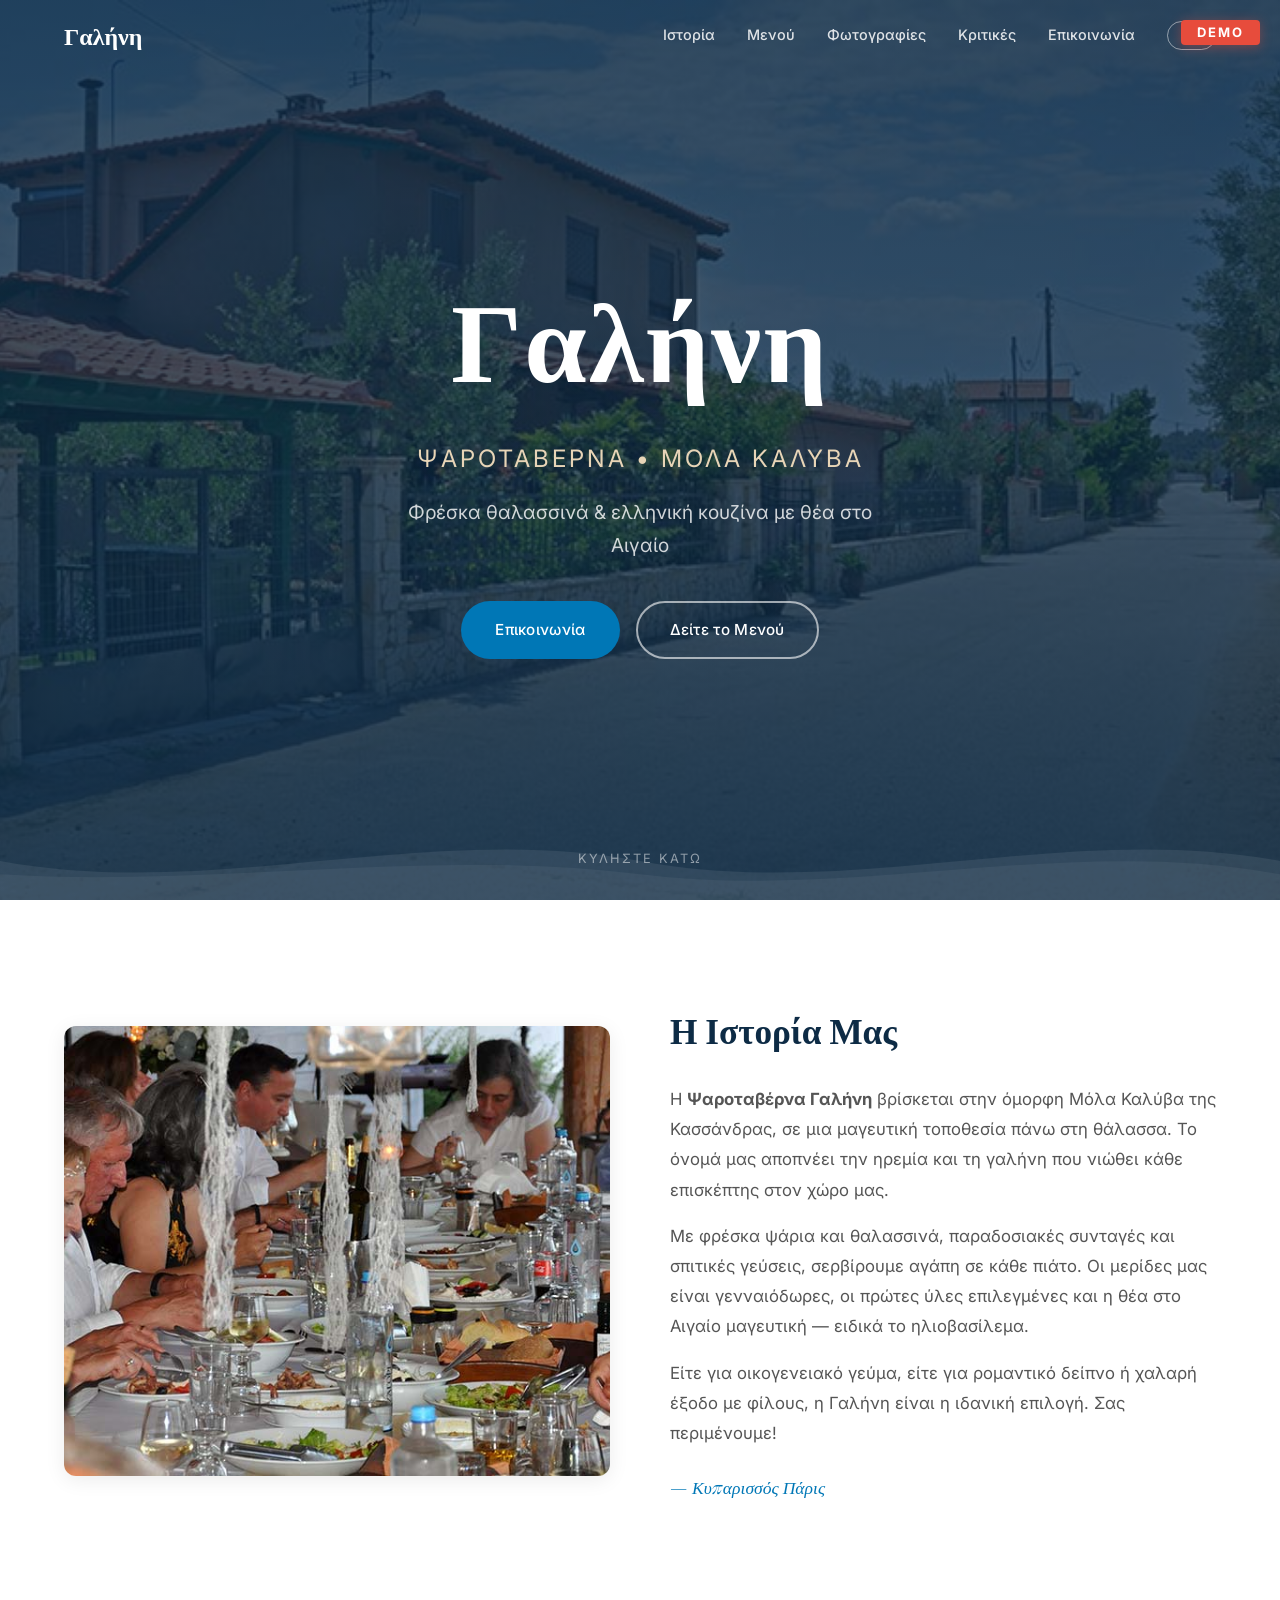
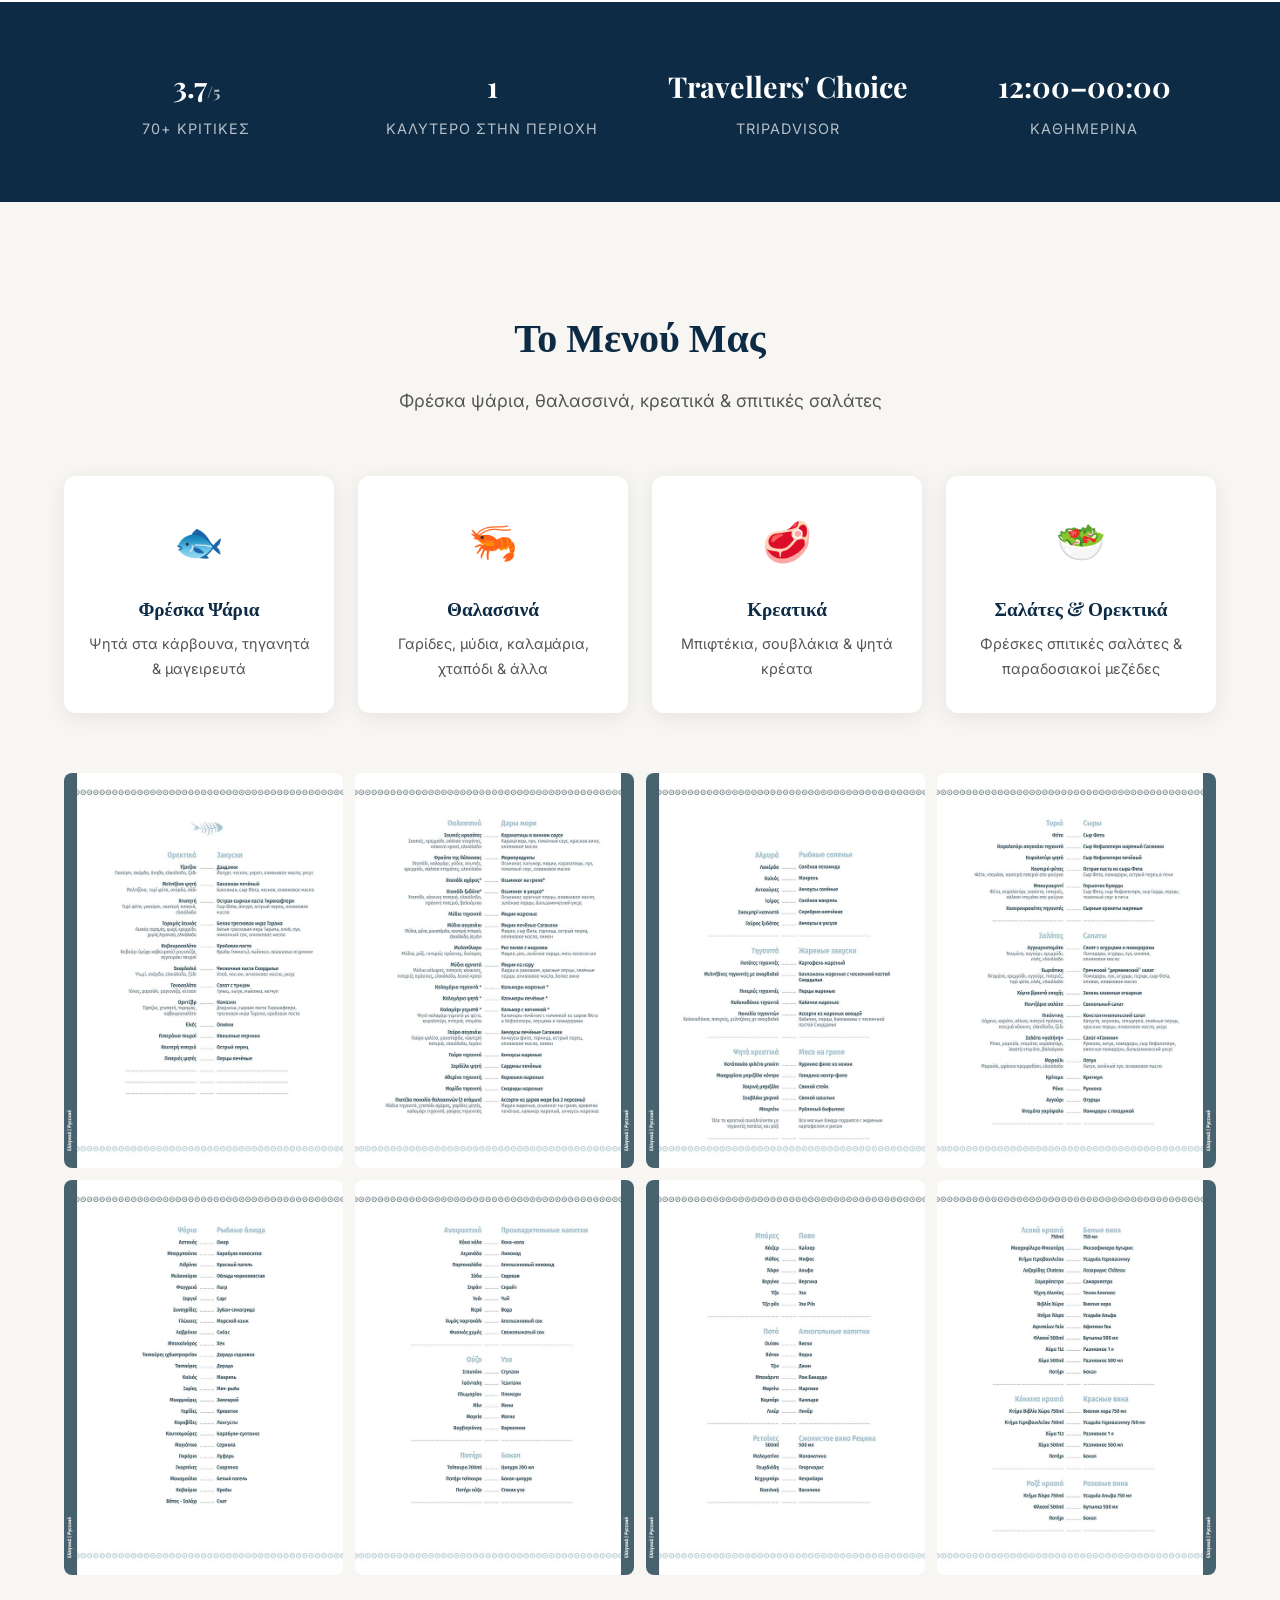
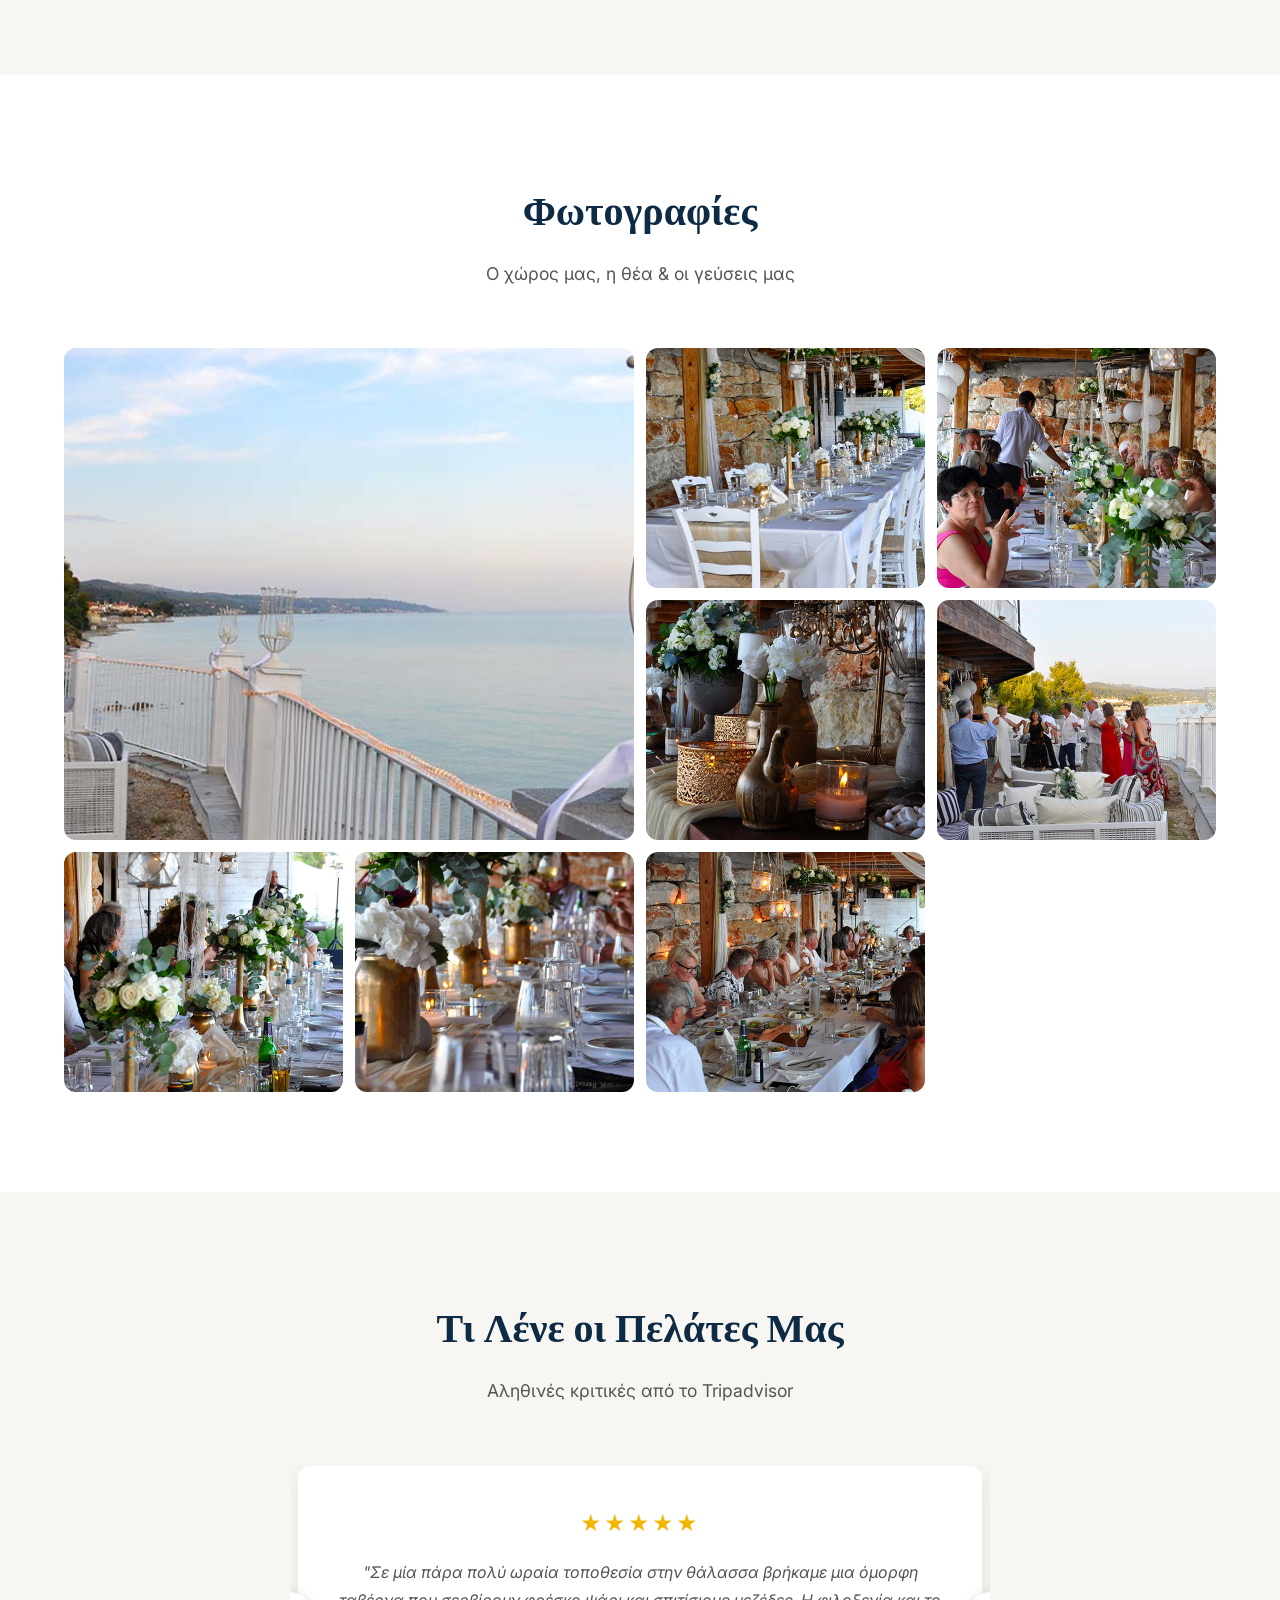
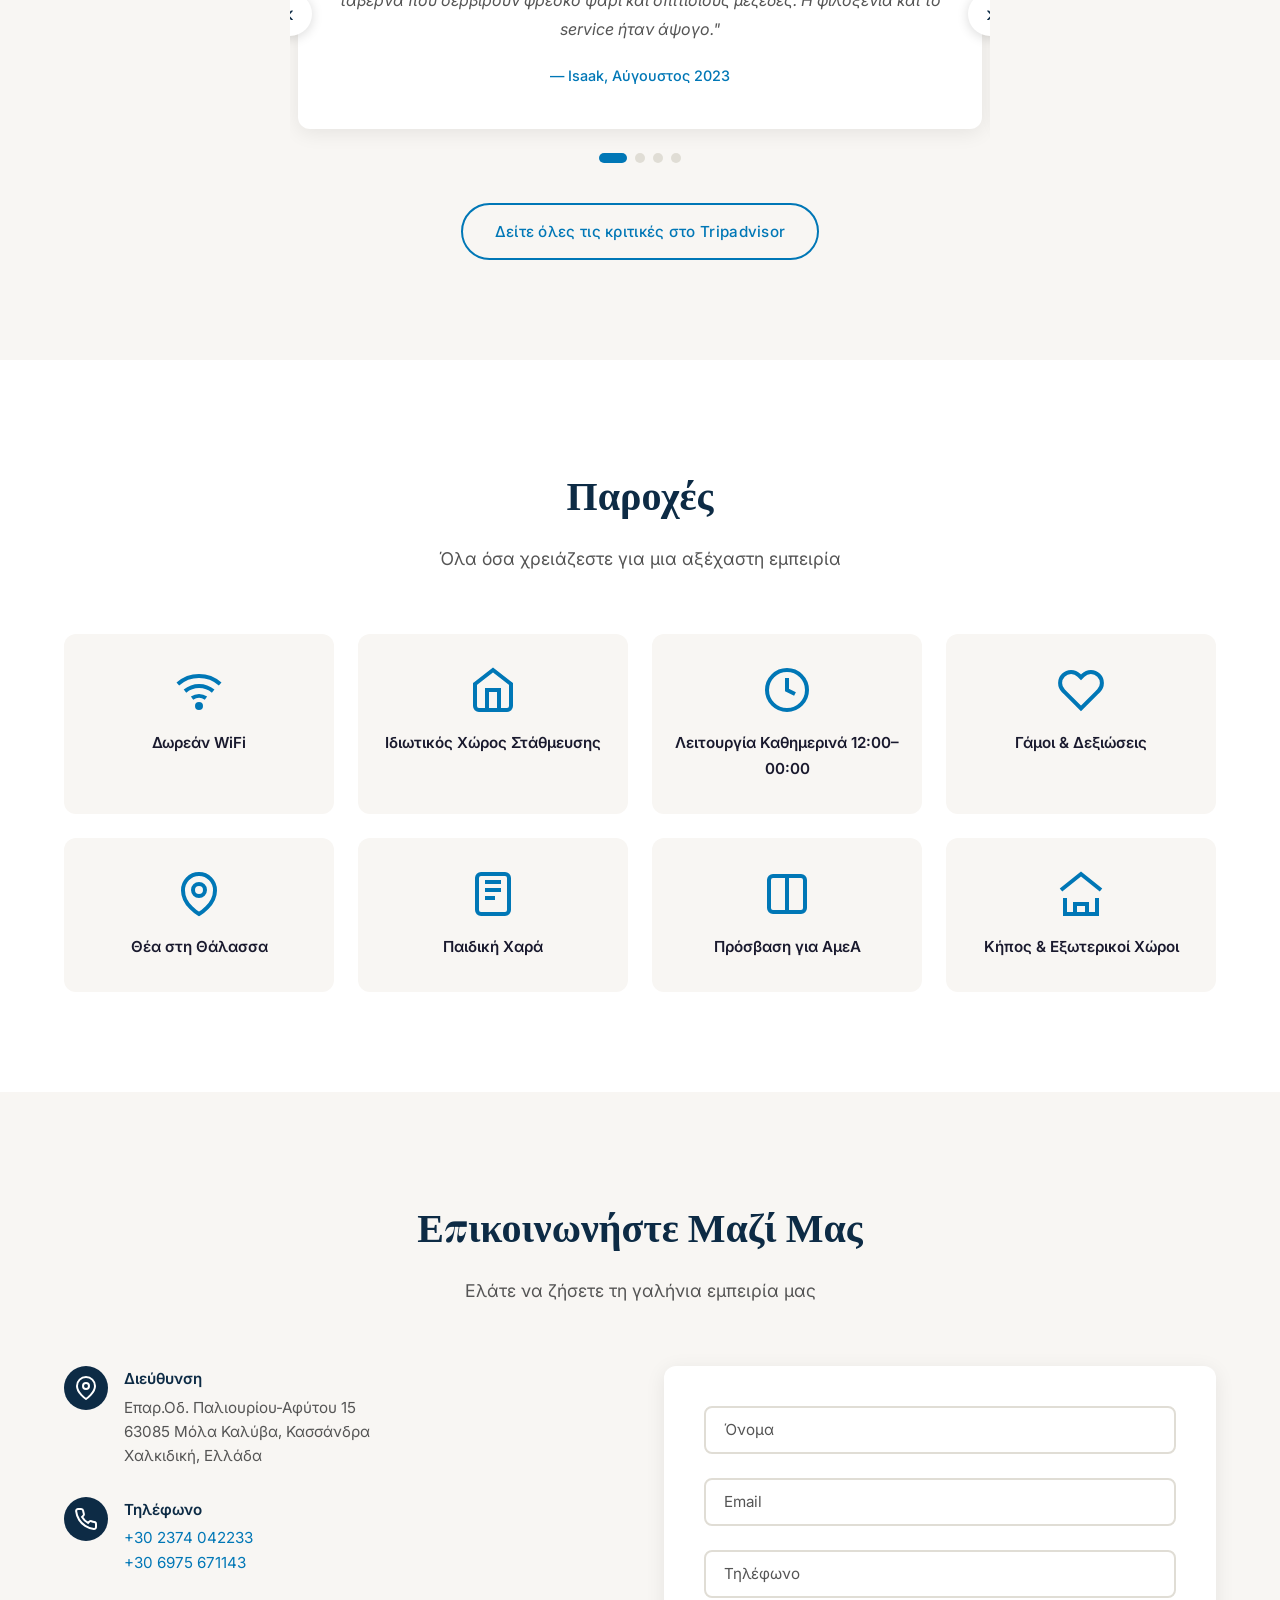
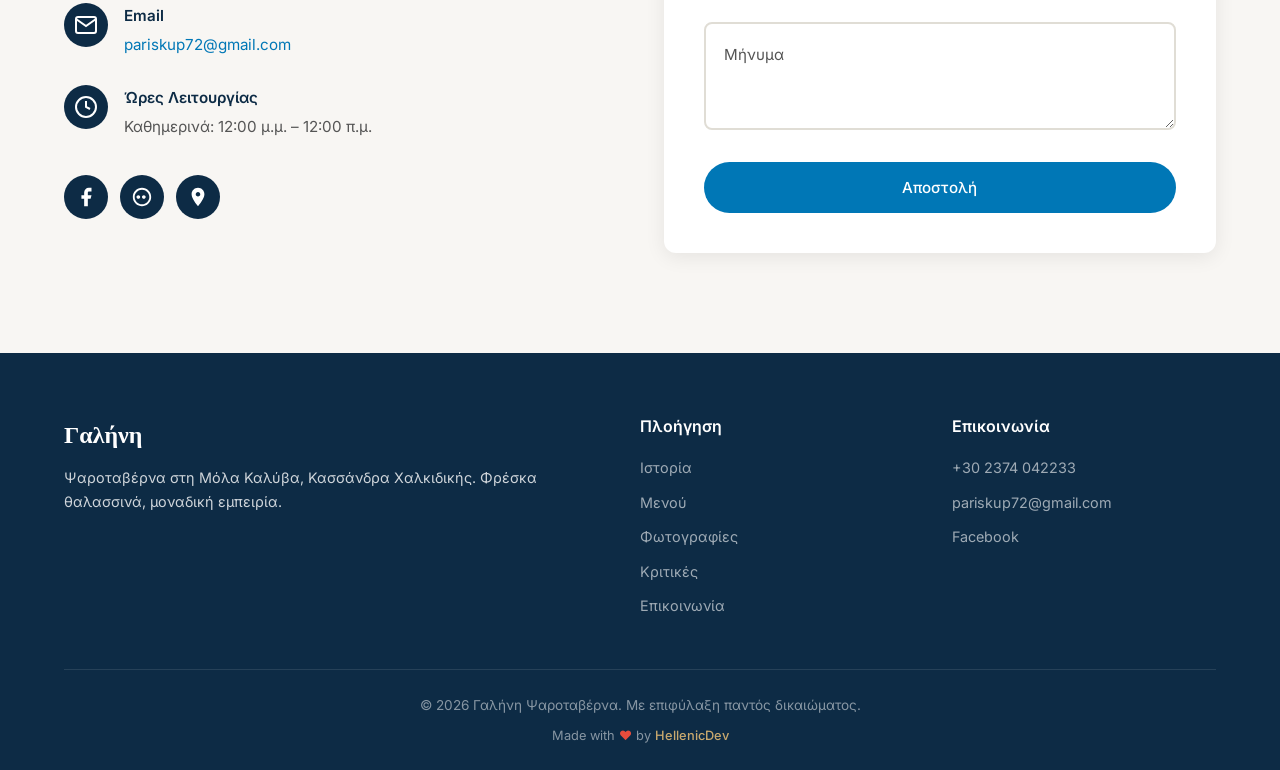
<file: galini/index.html>
<!DOCTYPE html>
<html lang="el">
<head>
<meta charset="UTF-8">
<meta name="viewport" content="width=device-width, initial-scale=1.0">
<title>Γαλήνη | Ψαροταβέρνα Μόλα Καλύβα</title>
<meta name="description" content="Ψαροταβέρνα Γαλήνη στη Μόλα Καλύβα, Κασσάνδρα Χαλκιδικής. Φρέσκα θαλασσινά, μοναδική θέα στο Αιγαίο, παραδοσιακή ελληνική κουζίνα.">
<link rel="stylesheet" href="styles.css">
<link rel="preconnect" href="https://fonts.googleapis.com">
<link href="https://fonts.googleapis.com/css2?family=Playfair+Display:wght@400;600;700&family=Inter:wght@300;400;500;600&display=swap" rel="stylesheet">
</head>
<body>

<div class="demo-badge">DEMO</div>

<nav class="navbar" id="navbar">
  <div class="nav-container">
    <a href="#hero" class="nav-logo">Γαλήνη</a>
    <div class="nav-links" id="navLinks">
      <a href="#about" data-lang="about">Ιστορία</a>
      <a href="#menu" data-lang="menu">Μενού</a>
      <a href="#gallery" data-lang="gallery">Φωτογραφίες</a>
      <a href="#reviews" data-lang="reviews">Κριτικές</a>
      <a href="#contact" data-lang="contact">Επικοινωνία</a>
      <button class="lang-toggle" id="langToggle" aria-label="Switch language">EN</button>
    </div>
    <button class="nav-toggle" id="navToggle" aria-label="Menu">
      <span></span><span></span><span></span>
    </button>
  </div>
</nav>

<section class="hero" id="hero">
  <div class="hero-overlay"></div>
  <div class="hero-content">
    <div class="hero-text reveal-up">
      <h1 class="hero-title">Γαλήνη</h1>
      <p class="hero-subtitle" data-lang="hero-sub">Ψαροταβέρνα • Μόλα Καλύβα</p>
      <p class="hero-desc" data-lang="hero-desc">Φρέσκα θαλασσινά & ελληνική κουζίνα με θέα στο Αιγαίο</p>
    </div>
    <div class="hero-actions reveal-up" style="transition-delay:0.2s">
      <a href="#contact" class="btn btn-primary" data-lang="hero-cta">Επικοινωνία</a>
      <a href="#menu" class="btn btn-outline" data-lang="hero-menu">Δείτε το Μενού</a>
    </div>
  </div>
  <div class="hero-scroll" data-lang="scroll">Κυλήστε κάτω</div>
  <div class="hero-waves">
    <svg viewBox="0 0 1440 120" preserveAspectRatio="none"><path d="M0,60 C240,120 480,0 720,60 C960,120 1200,0 1440,60 L1440,120 L0,120 Z" fill="#ffffff" opacity="0.08"/><path d="M0,80 C240,100 480,40 720,80 C960,120 1200,20 1440,80 L1440,120 L0,120 Z" fill="#ffffff" opacity="0.05"/></svg>
  </div>
</section>

<section class="section about" id="about">
  <div class="container">
    <div class="about-grid">
      <div class="about-image reveal-left">
        <img src="assets/galini-seafood-dsc-0876-1200.jpg" alt="Γαλήνη Ψαροταβέρνα εσωτερικός χώρος">
      </div>
      <div class="about-text reveal-right">
        <h2 data-lang="about-title">Η Ιστορία Μας</h2>
        <p data-lang="about-p1">Η <strong>Ψαροταβέρνα Γαλήνη</strong> βρίσκεται στην όμορφη Μόλα Καλύβα της Κασσάνδρας, σε μια μαγευτική τοποθεσία πάνω στη θάλασσα. Το όνομά μας αποπνέει την ηρεμία και τη γαλήνη που νιώθει κάθε επισκέπτης στον χώρο μας.</p>
        <p data-lang="about-p2">Με φρέσκα ψάρια και θαλασσινά, παραδοσιακές συνταγές και σπιτικές γεύσεις, σερβίρουμε αγάπη σε κάθε πιάτο. Οι μερίδες μας είναι γενναιόδωρες, οι πρώτες ύλες επιλεγμένες και η θέα στο Αιγαίο μαγευτική — ειδικά το ηλιοβασίλεμα.</p>
        <p data-lang="about-p3">Είτε για οικογενειακό γεύμα, είτε για ρομαντικό δείπνο ή χαλαρή έξοδο με φίλους, η Γαλήνη είναι η ιδανική επιλογή. Σας περιμένουμε!</p>
        <div class="about-sign" data-lang="about-sign">— Κυπαρισσός Πάρις</div>
      </div>
    </div>
  </div>
</section>

<section class="section stats" id="stats">
  <div class="container">
    <div class="stats-grid">
      <div class="stat-item reveal-up">
        <div class="stat-number"><span class="counter" data-target="4.2" data-decimal="1">0</span><span class="stat-suffix">/5</span></div>
        <div class="stat-label" data-lang="stat-reviews">70+ Κριτικές</div>
      </div>
      <div class="stat-item reveal-up" style="transition-delay:0.1s">
        <div class="stat-number"><span class="counter" data-target="2">0</span></div>
        <div class="stat-label" data-lang="stat-rank">Καλύτερο στην περιοχή</div>
      </div>
      <div class="stat-item reveal-up" style="transition-delay:0.2s">
        <div class="stat-number">Travellers' Choice</div>
        <div class="stat-label" data-lang="stat-award">Tripadvisor</div>
      </div>
      <div class="stat-item reveal-up" style="transition-delay:0.3s">
        <div class="stat-number">12:00–00:00</div>
        <div class="stat-label" data-lang="stat-hours">Καθημερινά</div>
      </div>
    </div>
  </div>
</section>

<section class="section menu" id="menu">
  <div class="container">
    <div class="section-header reveal-up">
      <h2 data-lang="menu-title">Το Μενού Μας</h2>
      <p class="section-sub" data-lang="menu-sub">Φρέσκα ψάρια, θαλασσινά, κρεατικά & σπιτικές σαλάτες</p>
    </div>
    <div class="menu-categories">
      <div class="menu-category reveal-up">
        <div class="menu-icon">🐟</div>
        <h3 data-lang="menu-fish">Φρέσκα Ψάρια</h3>
        <p data-lang="menu-fish-desc">Ψητά στα κάρβουνα, τηγανητά & μαγειρευτά</p>
      </div>
      <div class="menu-category reveal-up" style="transition-delay:0.1s">
        <div class="menu-icon">🦐</div>
        <h3 data-lang="menu-seafood">Θαλασσινά</h3>
        <p data-lang="menu-seafood-desc">Γαρίδες, μύδια, καλαμάρια, χταπόδι & άλλα</p>
      </div>
      <div class="menu-category reveal-up" style="transition-delay:0.2s">
        <div class="menu-icon">🥩</div>
        <h3 data-lang="menu-meat">Κρεατικά</h3>
        <p data-lang="menu-meat-desc">Μπιφτέκια, σουβλάκια & ψητά κρέατα</p>
      </div>
      <div class="menu-category reveal-up" style="transition-delay:0.3s">
        <div class="menu-icon">🥗</div>
        <h3 data-lang="menu-salads">Σαλάτες & Ορεκτικά</h3>
        <p data-lang="menu-salads-desc">Φρέσκες σπιτικές σαλάτες & παραδοσιακοί μεζέδες</p>
      </div>
    </div>
    <div class="menu-gallery reveal-up" id="menuGallery">
      <a href="assets/Galini-gr-ru-menu-18-640x905.jpg" target="_blank" class="menu-thumb">
        <img src="assets/Galini-gr-ru-menu-18-640x905.jpg" alt="Menu page 1">
      </a>
      <a href="assets/Galini-gr-ru-menu-19-640x905.jpg" target="_blank" class="menu-thumb">
        <img src="assets/Galini-gr-ru-menu-19-640x905.jpg" alt="Menu page 2">
      </a>
      <a href="assets/Galini-gr-ru-menu-20-640x905.jpg" target="_blank" class="menu-thumb">
        <img src="assets/Galini-gr-ru-menu-20-640x905.jpg" alt="Menu page 3">
      </a>
      <a href="assets/Galini-gr-ru-menu-21-640x905.jpg" target="_blank" class="menu-thumb">
        <img src="assets/Galini-gr-ru-menu-21-640x905.jpg" alt="Menu page 4">
      </a>
      <a href="assets/Galini-gr-ru-menu-22-640x905.jpg" target="_blank" class="menu-thumb">
        <img src="assets/Galini-gr-ru-menu-22-640x905.jpg" alt="Menu page 5">
      </a>
      <a href="assets/Galini-gr-ru-menu-23-640x905.jpg" target="_blank" class="menu-thumb">
        <img src="assets/Galini-gr-ru-menu-23-640x905.jpg" alt="Menu page 6">
      </a>
      <a href="assets/Galini-gr-ru-menu-24-640x905.jpg" target="_blank" class="menu-thumb">
        <img src="assets/Galini-gr-ru-menu-24-640x905.jpg" alt="Menu page 7">
      </a>
      <a href="assets/Galini-gr-ru-menu-25-640x905.jpg" target="_blank" class="menu-thumb">
        <img src="assets/Galini-gr-ru-menu-25-640x905.jpg" alt="Menu page 8">
      </a>
    </div>
  </div>
</section>

<section class="section gallery" id="gallery">
  <div class="container">
    <div class="section-header reveal-up">
      <h2 data-lang="gallery-title">Φωτογραφίες</h2>
      <p class="section-sub" data-lang="gallery-sub">Ο χώρος μας, η θέα & οι γεύσεις μας</p>
    </div>
    <div class="gallery-grid" id="galleryGrid">
      <div class="gallery-item large reveal-scale"><img src="assets/galini-seafood-dsc-0870-1200.jpg" alt="Γαλήνη θέα"></div>
      <div class="gallery-item reveal-scale" style="transition-delay:0.05s"><img src="assets/galini-seafood-dsc-0763-1200.jpg" alt="Γαλήνη χώρος"></div>
      <div class="gallery-item reveal-scale" style="transition-delay:0.1s"><img src="assets/galini-seafood-dsc-0859-1200.jpg" alt="Γαλήνη τραπέζι"></div>
      <div class="gallery-item reveal-scale" style="transition-delay:0.15s"><img src="assets/galini-seafood-dsc-0776-1200.jpg" alt="Γαλήνη εξωτερικός χώρος"></div>
      <div class="gallery-item reveal-scale" style="transition-delay:0.2s"><img src="assets/galini-seafood-dsc-0842-1200.jpg" alt="Γαλήνη διακόσμηση"></div>
      <div class="gallery-item reveal-scale" style="transition-delay:0.25s"><img src="assets/galini-seafood-dsc-0849-1200.jpg" alt="Γαλήνη τραπεζαρία"></div>
      <div class="gallery-item reveal-scale" style="transition-delay:0.3s"><img src="assets/galini-seafood-dsc-0858-1200.jpg" alt="Γαλήνη βραδινή ατμόσφαιρα"></div>
      <div class="gallery-item reveal-scale" style="transition-delay:0.35s"><img src="assets/galini-seafood-dsc-0882-1200.jpg" alt="Γαλήνη εσωτερικός χώρος"></div>
    </div>
  </div>
</section>

<section class="section reviews" id="reviews">
  <div class="container">
    <div class="section-header reveal-up">
      <h2 data-lang="reviews-title">Τι Λένε οι Πελάτες Μας</h2>
      <p class="section-sub" data-lang="reviews-sub">Αληθινές κριτικές από το Tripadvisor</p>
    </div>
    <div class="carousel-container reveal-up">
      <div class="carousel-track" id="carouselTrack">
        <div class="carousel-slide">
          <div class="review-card">
            <div class="review-stars">★★★★★</div>
            <p class="review-text" data-lang="review1">"Σε μία πάρα πολύ ωραία τοποθεσία στην θάλασσα βρήκαμε μια όμορφη ταβέρνα που σερβίρουν φρέσκο ψάρι και σπιτίσιους μεζέδες. Η φιλοξενία και το service ήταν άψογο."</p>
            <div class="review-author">— Isaak, Αύγουστος 2023</div>
          </div>
        </div>
        <div class="carousel-slide">
          <div class="review-card">
            <div class="review-stars">★★★★★</div>
            <p class="review-text" data-lang="review2">"Ένας χώρος με μαγευτική θέα ειδικά στο ηλιοβασίλεμα, με καταπληκτική κουζίνα, γεύσεις και ευγενικό προσωπικό! Η ποιότητα παραμένει ίδια χρόνο με τον χρόνο!"</p>
            <div class="review-author">— Ioannis K., Ιούλιος 2025</div>
          </div>
        </div>
        <div class="carousel-slide">
          <div class="review-card">
            <div class="review-stars">★★★★★</div>
            <p class="review-text" data-lang="review3">"Εξαιρετική ταβέρνα με φρέσκα θαλασσινά, υπέροχη θέα τη θάλασσα και πολύ εξυπηρετικό προσωπικό. Οι μερίδες ήταν πάρα πολύ χορταστικές και οι τιμές κανονικές."</p>
            <div class="review-author">— Όλγα Ρ., Ιούνιος 2024</div>
          </div>
        </div>
        <div class="carousel-slide">
          <div class="review-card">
            <div class="review-stars">★★★★★</div>
            <p class="review-text" data-lang="review4">"Για τη θέα και την τοποθεσία τα λόγια είναι περιττά. Τα θαλασσινά είναι εξαιρετικά, οι σαλάτες πολύ εύγευστες. Το προσωπικό ευγενέστατο, η εξυπηρέτηση γρήγορη."</p>
            <div class="review-author">— sotiris, Αύγουστος 2024</div>
          </div>
        </div>
      </div>
      <button class="carousel-btn carousel-prev" id="carouselPrev" aria-label="Previous">‹</button>
      <button class="carousel-btn carousel-next" id="carouselNext" aria-label="Next">›</button>
      <div class="carousel-dots" id="carouselDots"></div>
    </div>
    <div class="reviews-more reveal-up">
      <a href="https://www.tripadvisor.com.gr/Restaurant_Review-g2590352-d7038596-Reviews-Fish_tavern_Galini-Mola_Kalyva_Kassandra_Halkidiki_Region_Central_Macedonia.html" target="_blank" rel="noopener" class="btn btn-outline" data-lang="reviews-more">Δείτε όλες τις κριτικές στο Tripadvisor</a>
    </div>
  </div>
</section>

<section class="section facilities" id="facilities">
  <div class="container">
    <div class="section-header reveal-up">
      <h2 data-lang="facilities-title">Παροχές</h2>
      <p class="section-sub" data-lang="facilities-sub">Όλα όσα χρειάζεστε για μια αξέχαστη εμπειρία</p>
    </div>
    <div class="facilities-grid">
      <div class="facility-item reveal-up"><div class="facility-icon"><svg viewBox="0 0 24 24" fill="none" stroke="currentColor" stroke-width="2"><path d="M5 12.55a11 11 0 0 1 14.08 0"/><path d="M1.42 9a16 16 0 0 1 21.16 0"/><path d="M8.53 16.11a6 6 0 0 1 6.95 0"/><circle cx="12" cy="20" r="1"/></svg></div><h3 data-lang="fac-wifi">Δωρεάν WiFi</h3></div>
      <div class="facility-item reveal-up" style="transition-delay:0.05s"><div class="facility-icon"><svg viewBox="0 0 24 24" fill="none" stroke="currentColor" stroke-width="2"><path d="M3 9l9-7 9 7v11a2 2 0 0 1-2 2H5a2 2 0 0 1-2-2z"/><polyline points="9 22 9 12 15 12 15 22"/></svg></div><h3 data-lang="fac-parking">Ιδιωτικός Χώρος Στάθμευσης</h3></div>
      <div class="facility-item reveal-up" style="transition-delay:0.1s"><div class="facility-icon"><svg viewBox="0 0 24 24" fill="none" stroke="currentColor" stroke-width="2"><circle cx="12" cy="12" r="10"/><polyline points="12 6 12 12 16 14"/></svg></div><h3 data-lang="fac-hours">Λειτουργία 12:00–00:00</h3></div>
      <div class="facility-item reveal-up" style="transition-delay:0.15s"><div class="facility-icon"><svg viewBox="0 0 24 24" fill="none" stroke="currentColor" stroke-width="2"><path d="M20.84 4.61a5.5 5.5 0 0 0-7.78 0L12 5.67l-1.06-1.06a5.5 5.5 0 0 0-7.78 7.78l1.06 1.06L12 21.23l7.78-7.78 1.06-1.06a5.5 5.5 0 0 0 0-7.78z"/></svg></div><h3 data-lang="fac-wedding">Γάμοι & Δεξιώσεις</h3></div>
      <div class="facility-item reveal-up" style="transition-delay:0.2s"><div class="facility-icon"><svg viewBox="0 0 24 24" fill="none" stroke="currentColor" stroke-width="2"><path d="M12 22s-8-4.5-8-11.8A8 8 0 0 1 12 2a8 8 0 0 1 8 8.2c0 7.3-8 11.8-8 11.8z"/><circle cx="12" cy="10" r="3"/></svg></div><h3 data-lang="fac-location">Θέα στη Θάλασσα</h3></div>
      <div class="facility-item reveal-up" style="transition-delay:0.25s"><div class="facility-icon"><svg viewBox="0 0 24 24" fill="none" stroke="currentColor" stroke-width="2"><rect x="4" y="2" width="16" height="20" rx="2"/><path d="M8 6h8"/><path d="M8 10h8"/><path d="M8 14h5"/></svg></div><h3 data-lang="fac-playground">Παιδική Χαρά</h3></div>
      <div class="facility-item reveal-up" style="transition-delay:0.3s"><div class="facility-icon"><svg viewBox="0 0 24 24" fill="none" stroke="currentColor" stroke-width="2"><path d="M12 3h7a2 2 0 0 1 2 2v14a2 2 0 0 1-2 2h-7m0-18H5a2 2 0 0 0-2 2v14a2 2 0 0 0 2 2h7m0-18v18"/></svg></div><h3 data-lang="fac-accessibility">Πρόσβαση για ΑμεΑ</h3></div>
      <div class="facility-item reveal-up" style="transition-delay:0.35s"><div class="facility-icon"><svg viewBox="0 0 24 24" fill="none" stroke="currentColor" stroke-width="2"><path d="M9 22v-5h6v5"/><path d="M22 10l-10-8-10 8"/><path d="M20 14v8H4v-8"/></svg></div><h3 data-lang="fac-garden">Κήπος & Εξωτερικοί Χώροι</h3></div>
    </div>
  </div>
</section>

<section class="section contact" id="contact">
  <div class="container">
    <div class="section-header reveal-up">
      <h2 data-lang="contact-title">Επικοινωνήστε Μαζί Μας</h2>
      <p class="section-sub" data-lang="contact-sub">Ελάτε να ζήσετε τη γαλήνια εμπειρία μας</p>
    </div>
    <div class="contact-grid">
      <div class="contact-info reveal-left">
        <div class="contact-item">
          <div class="contact-icon"><svg viewBox="0 0 24 24" fill="none" stroke="currentColor" stroke-width="2"><path d="M21 10c0 7-9 13-9 13s-9-6-9-13a9 9 0 0 1 18 0z"/><circle cx="12" cy="10" r="3"/></svg></div>
          <div>
            <h3 data-lang="contact-address-h">Διεύθυνση</h3>
            <p>Επαρ.Οδ. Παλιουρίου-Αφύτου 15<br>63085 Μόλα Καλύβα, Κασσάνδρα<br>Χαλκιδική, Ελλάδα</p>
          </div>
        </div>
        <div class="contact-item">
          <div class="contact-icon"><svg viewBox="0 0 24 24" fill="none" stroke="currentColor" stroke-width="2"><path d="M22 16.92v3a2 2 0 0 1-2.18 2 19.79 19.79 0 0 1-8.63-3.07 19.5 19.5 0 0 1-6-6 19.79 19.79 0 0 1-3.07-8.67A2 2 0 0 1 4.11 2h3a2 2 0 0 1 2 1.72 12.84 12.84 0 0 0 .7 2.81 2 2 0 0 1-.45 2.11L8.09 9.91a16 16 0 0 0 6 6l1.27-1.27a2 2 0 0 1 2.11-.45 12.84 12.84 0 0 0 2.81.7A2 2 0 0 1 22 16.92z"/></svg></div>
          <div>
            <h3 data-lang="contact-phone-h">Τηλέφωνο</h3>
            <p><a href="tel:+302374042233" class="contact-link">+30 2374 042233</a><br><a href="tel:+306975671143" class="contact-link">+30 6975 671143</a></p>
          </div>
        </div>
        <div class="contact-item">
          <div class="contact-icon"><svg viewBox="0 0 24 24" fill="none" stroke="currentColor" stroke-width="2"><path d="M4 4h16c1.1 0 2 .9 2 2v12c0 1.1-.9 2-2 2H4c-1.1 0-2-.9-2-2V6c0-1.1.9-2 2-2z"/><polyline points="22,6 12,13 2,6"/></svg></div>
          <div>
            <h3 data-lang="contact-email-h">Email</h3>
            <p><a href="mailto:pariskup72@gmail.com" class="contact-link">pariskup72@gmail.com</a></p>
          </div>
        </div>
        <div class="contact-item">
          <div class="contact-icon"><svg viewBox="0 0 24 24" fill="none" stroke="currentColor" stroke-width="2"><circle cx="12" cy="12" r="10"/><polyline points="12 6 12 12 16 14"/></svg></div>
          <div>
            <h3 data-lang="contact-hours-h">Ώρες Λειτουργίας</h3>
            <p data-lang="contact-hours-p">Καθημερινά: 12:00 μ.μ. – 12:00 π.μ.</p>
          </div>
        </div>
        <div class="contact-social">
          <a href="https://www.facebook.com/%CE%A8%CE%B1%CF%81%CE%BF%CF%84%CE%B1%CE%B2%CE%B5%CF%81%CE%BD%CE%B1-%CE%93%CE%B1%CE%BB%CE%B7%CE%BD%CE%B7-100063965648599/" target="_blank" rel="noopener" class="social-link" aria-label="Facebook"><svg viewBox="0 0 24 24" fill="currentColor"><path d="M18 2h-3a5 5 0 0 0-5 5v3H7v4h3v8h4v-8h3l1-4h-4V7a1 1 0 0 1 1-1h3z"/></svg></a>
          <a href="https://www.tripadvisor.com.gr/Restaurant_Review-g2590352-d7038596-Reviews-Fish_tavern_Galini-Mola_Kalyva_Kassandra_Halkidiki_Region_Central_Macedonia.html" target="_blank" rel="noopener" class="social-link" aria-label="Tripadvisor"><svg viewBox="0 0 24 24" fill="currentColor"><path d="M12 2C6.48 2 2 6.48 2 12s4.48 10 10 10 10-4.48 10-10S17.52 2 12 2zm0 18c-4.41 0-8-3.59-8-8s3.59-8 8-8 8 3.59 8 8-3.59 8-8 8zm-2-8c0 1.1-.9 2-2 2s-2-.9-2-2 .9-2 2-2 2 .9 2 2zm6 0c0 1.1-.9 2-2 2s-2-.9-2-2 .9-2 2-2 2 .9 2 2z"/></svg></a>
          <a href="https://www.google.com/maps/place/%CE%93%CE%B1%CE%BB%CE%B7%CE%BD%CE%B7/@39.9714753,23.4458826,17.42z/" target="_blank" rel="noopener" class="social-link" aria-label="Google Maps"><svg viewBox="0 0 24 24" fill="currentColor"><path d="M12 2C8.13 2 5 5.13 5 9c0 5.25 7 13 7 13s7-7.75 7-13c0-3.87-3.13-7-7-7zm0 9.5c-1.38 0-2.5-1.12-2.5-2.5s1.12-2.5 2.5-2.5 2.5 1.12 2.5 2.5-1.12 2.5-2.5 2.5z"/></svg></a>
        </div>
      </div>
      <div class="contact-form-wrap reveal-right">
        <form class="contact-form" id="contactForm">
          <div class="form-group">
            <input type="text" id="formName" class="form-input" required placeholder=" ">
            <label for="formName" class="form-label" data-lang="form-name">Όνομα</label>
          </div>
          <div class="form-group">
            <input type="email" id="formEmail" class="form-input" required placeholder=" ">
            <label for="formEmail" class="form-label" data-lang="form-email">Email</label>
          </div>
          <div class="form-group">
            <input type="tel" id="formPhone" class="form-input" placeholder=" ">
            <label for="formPhone" class="form-label" data-lang="form-phone">Τηλέφωνο</label>
          </div>
          <div class="form-group">
            <textarea id="formMessage" class="form-input form-textarea" rows="4" required placeholder=" "></textarea>
            <label for="formMessage" class="form-label" data-lang="form-message">Μήνυμα</label>
          </div>
          <button type="submit" class="btn btn-primary form-submit" id="formSubmit" data-lang="form-submit">
            <span class="btn-text" data-lang="form-send">Αποστολή</span>
            <span class="btn-spinner"></span>
          </button>
          <div class="form-success" id="formSuccess" data-lang="form-success">Το μήνυμά σας στάλθηκε επιτυχώς! Θα επικοινωνήσουμε σύντομα.</div>
        </form>
      </div>
    </div>
  </div>
</section>

<footer class="footer">
  <div class="container">
    <div class="footer-grid">
      <div class="footer-brand">
        <h3>Γαλήνη</h3>
        <p data-lang="footer-desc">Ψαροταβέρνα στη Μόλα Καλύβα, Κασσάνδρα Χαλκιδικής. Φρέσκα θαλασσινά, μοναδική εμπειρία.</p>
      </div>
      <div class="footer-links">
        <h4 data-lang="footer-nav">Πλοήγηση</h4>
        <a href="#about" data-lang="about">Ιστορία</a>
        <a href="#menu" data-lang="menu">Μενού</a>
        <a href="#gallery" data-lang="gallery">Φωτογραφίες</a>
        <a href="#reviews" data-lang="reviews">Κριτικές</a>
        <a href="#contact" data-lang="contact">Επικοινωνία</a>
      </div>
      <div class="footer-links">
        <h4 data-lang="footer-contact">Επικοινωνία</h4>
        <a href="tel:+302374042233">+30 2374 042233</a>
        <a href="mailto:pariskup72@gmail.com">pariskup72@gmail.com</a>
        <a href="https://www.facebook.com/%CE%A8%CE%B1%CF%81%CE%BF%CF%84%CE%B1%CE%B2%CE%B5%CF%81%CE%BD%CE%B1-%CE%93%CE%B1%CE%BB%CE%B7%CE%BD%CE%B7-100063965648599/" target="_blank" rel="noopener" data-lang="footer-facebook">Facebook</a>
      </div>
    </div>
    <div class="footer-bottom">
      <p>&copy; 2026 Γαλήνη Ψαροταβέρνα. <span data-lang="footer-rights">Με επιφύλαξη παντός δικαιώματος.</span></p>
      <p class="footer-credit">Made with <span class="heart">&hearts;</span> by <a href="https://hellenicdev.github.io?utm_source=clients&utm_medium=referral&utm_term=galini" target="_blank" rel="noopener">HellenicDev</a></p>
    </div>
  </div>
</footer>

<a href="https://wa.me/306975671143?text=%CE%9A%CE%B1%CE%BB%CE%B7%CE%BC%CE%AD%CF%81%CE%B1!%20%CE%88%CF%87%CF%89%20%CE%BC%CE%B9%CE%B1%20%CE%B5%CF%81%CF%8E%CF%84%CE%B7%CF%83%CE%B7%20%CE%B3%CE%B9%CE%B1%20%CF%84%CE%B7%CE%BD%20%CF%88%CE%B1%CF%81%CE%BF%CF%84%CE%B1%CE%B2%CE%AC%CF%81%CE%BD%CE%B1%20%CE%93%CE%B1%CE%BB%CE%AE%CE%BD%CE%B7." target="_blank" rel="noopener" class="whatsapp-btn" id="whatsappBtn" aria-label="WhatsApp">
  <svg viewBox="0 0 24 24" fill="currentColor"><path d="M17.472 14.382c-.297-.149-1.758-.867-2.03-.967-.273-.099-.471-.148-.67.15-.197.297-.767.966-.94 1.164-.173.199-.347.223-.644.075-.297-.15-1.255-.463-2.39-1.475-.883-.788-1.48-1.761-1.653-2.059-.173-.297-.018-.458.13-.606.134-.133.298-.347.446-.52.149-.174.198-.298.298-.497.099-.198.05-.371-.025-.52-.075-.149-.669-1.612-.916-2.207-.242-.579-.487-.5-.669-.51-.173-.008-.371-.01-.57-.01-.198 0-.52.074-.792.372-.272.297-1.04 1.016-1.04 2.479 0 1.462 1.065 2.875 1.213 3.074.149.198 2.096 3.2 5.077 4.487.709.306 1.262.489 1.694.625.712.227 1.36.195 1.871.118.571-.085 1.758-.719 2.006-1.413.248-.694.248-1.289.173-1.413-.074-.124-.272-.198-.57-.347m-5.421 7.403h-.004a9.87 9.87 0 01-5.031-1.378l-.361-.214-3.741.982.998-3.648-.235-.374a9.86 9.86 0 01-1.51-5.26c.001-5.45 4.436-9.884 9.888-9.884 2.64 0 5.122 1.03 6.988 2.898a9.825 9.825 0 012.893 6.994c-.003 5.45-4.437 9.884-9.885 9.884m8.413-18.297A11.815 11.815 0 0012.05 0C5.495 0 .16 5.335.157 11.892c0 2.096.547 4.142 1.588 5.945L.057 24l6.305-1.654a11.882 11.882 0 005.683 1.448h.005c6.554 0 11.89-5.335 11.893-11.893a11.821 11.821 0 00-3.48-8.413z"/></svg>
</a>

<button class="back-to-top" id="backToTop" aria-label="Back to top">↑</button>

<script src="script.js"></script>
</body>
</html>
</file>
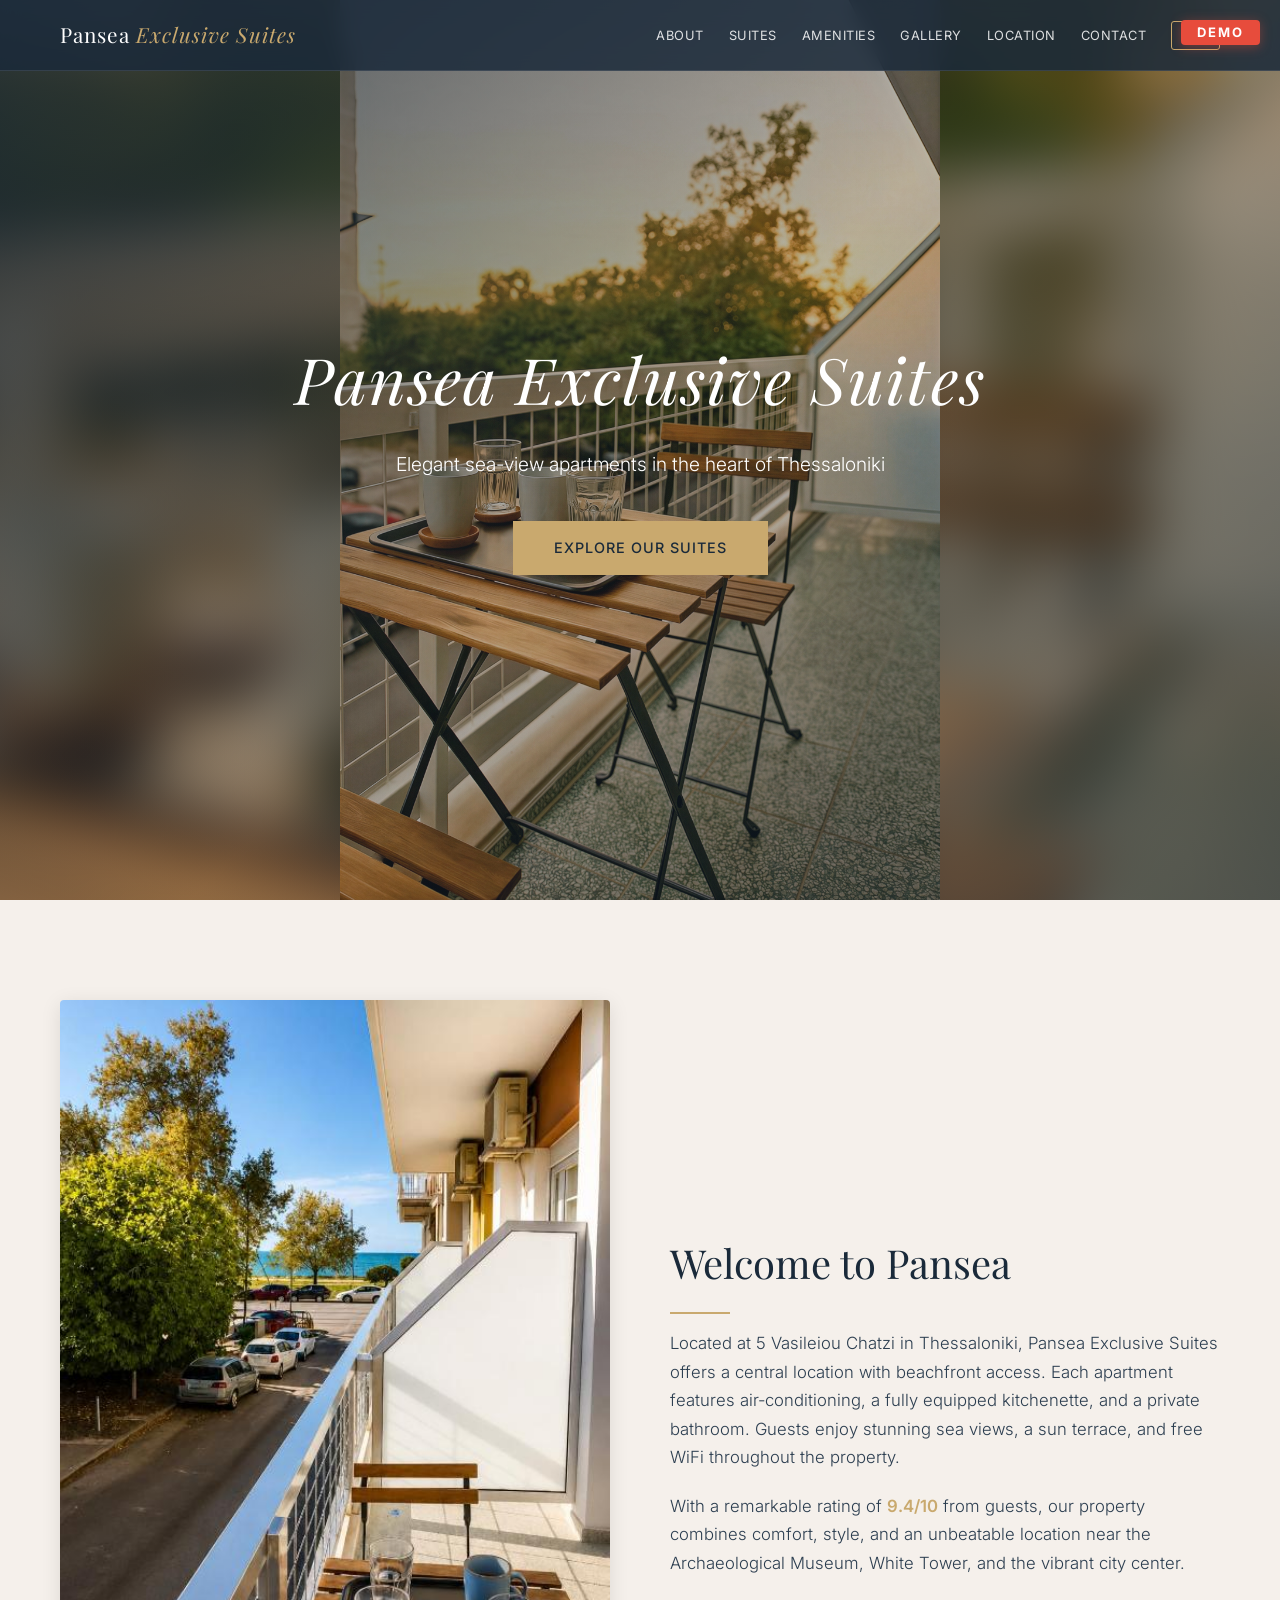
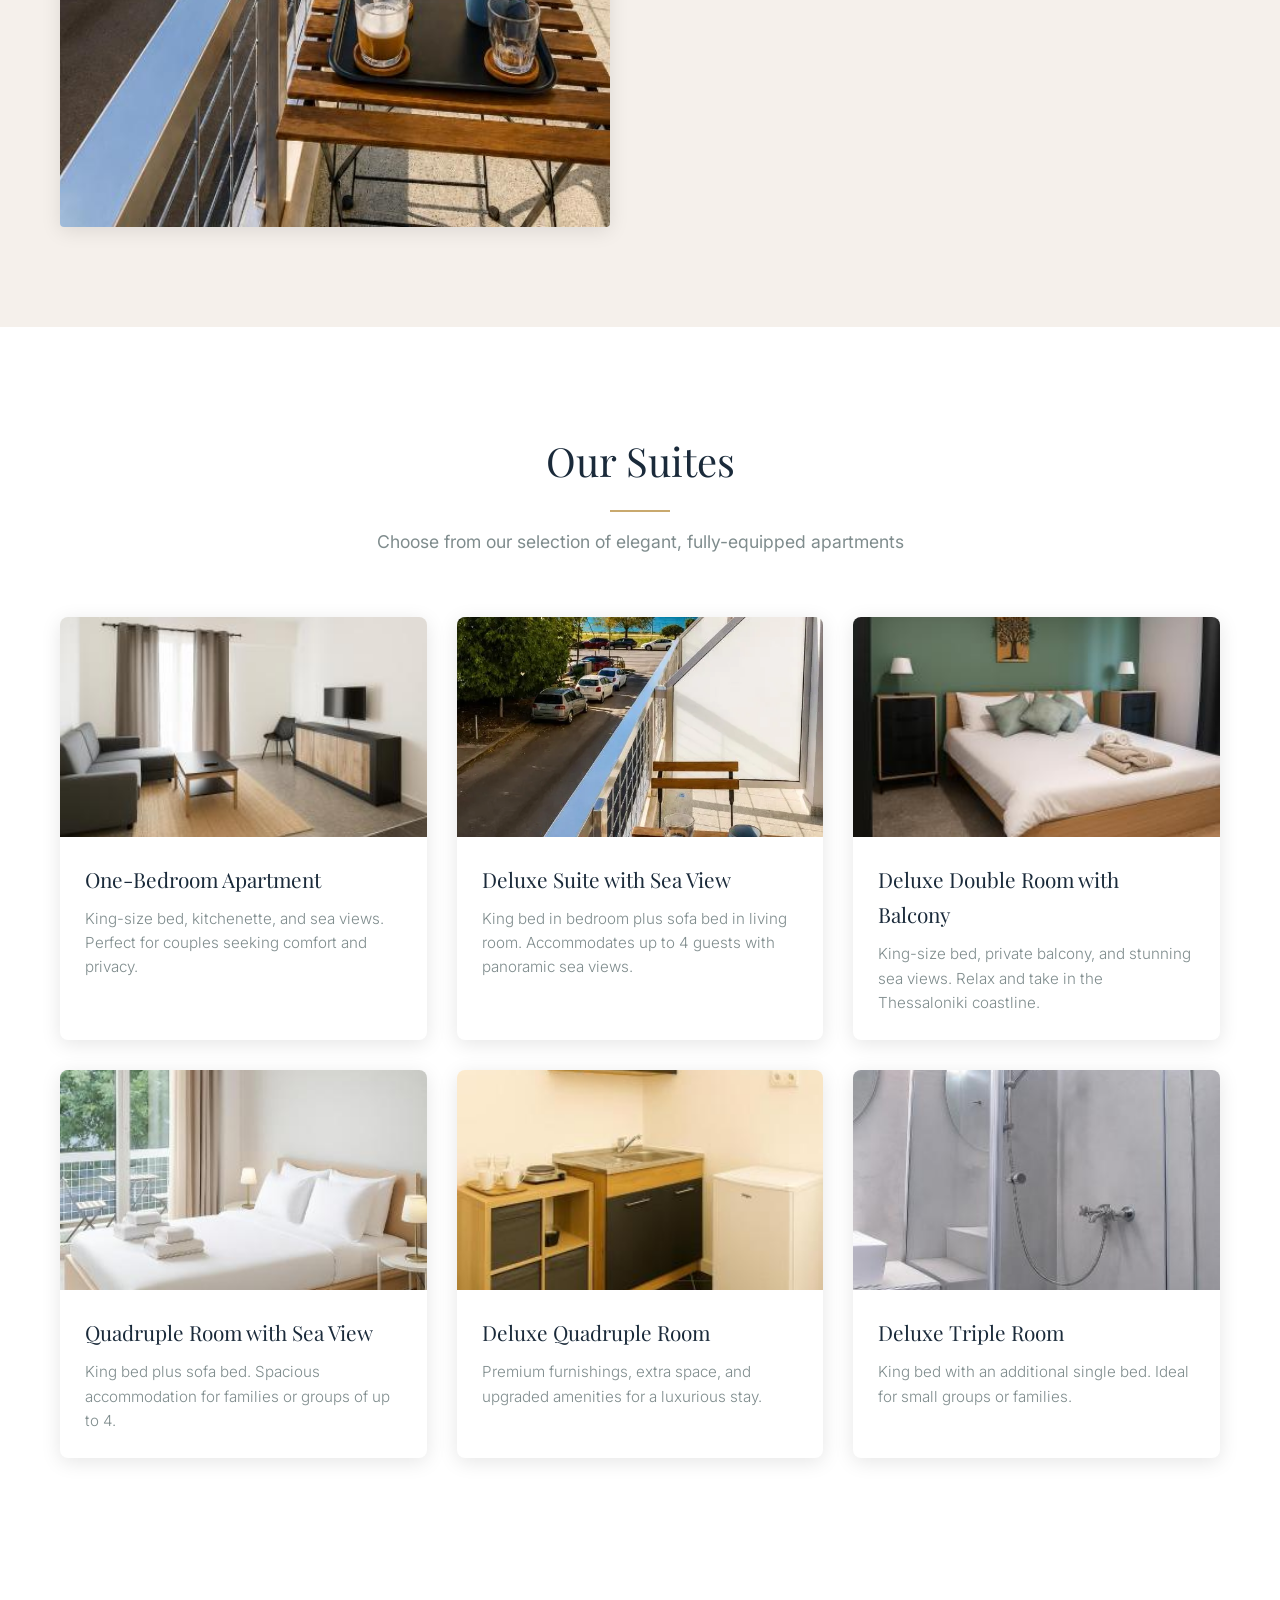
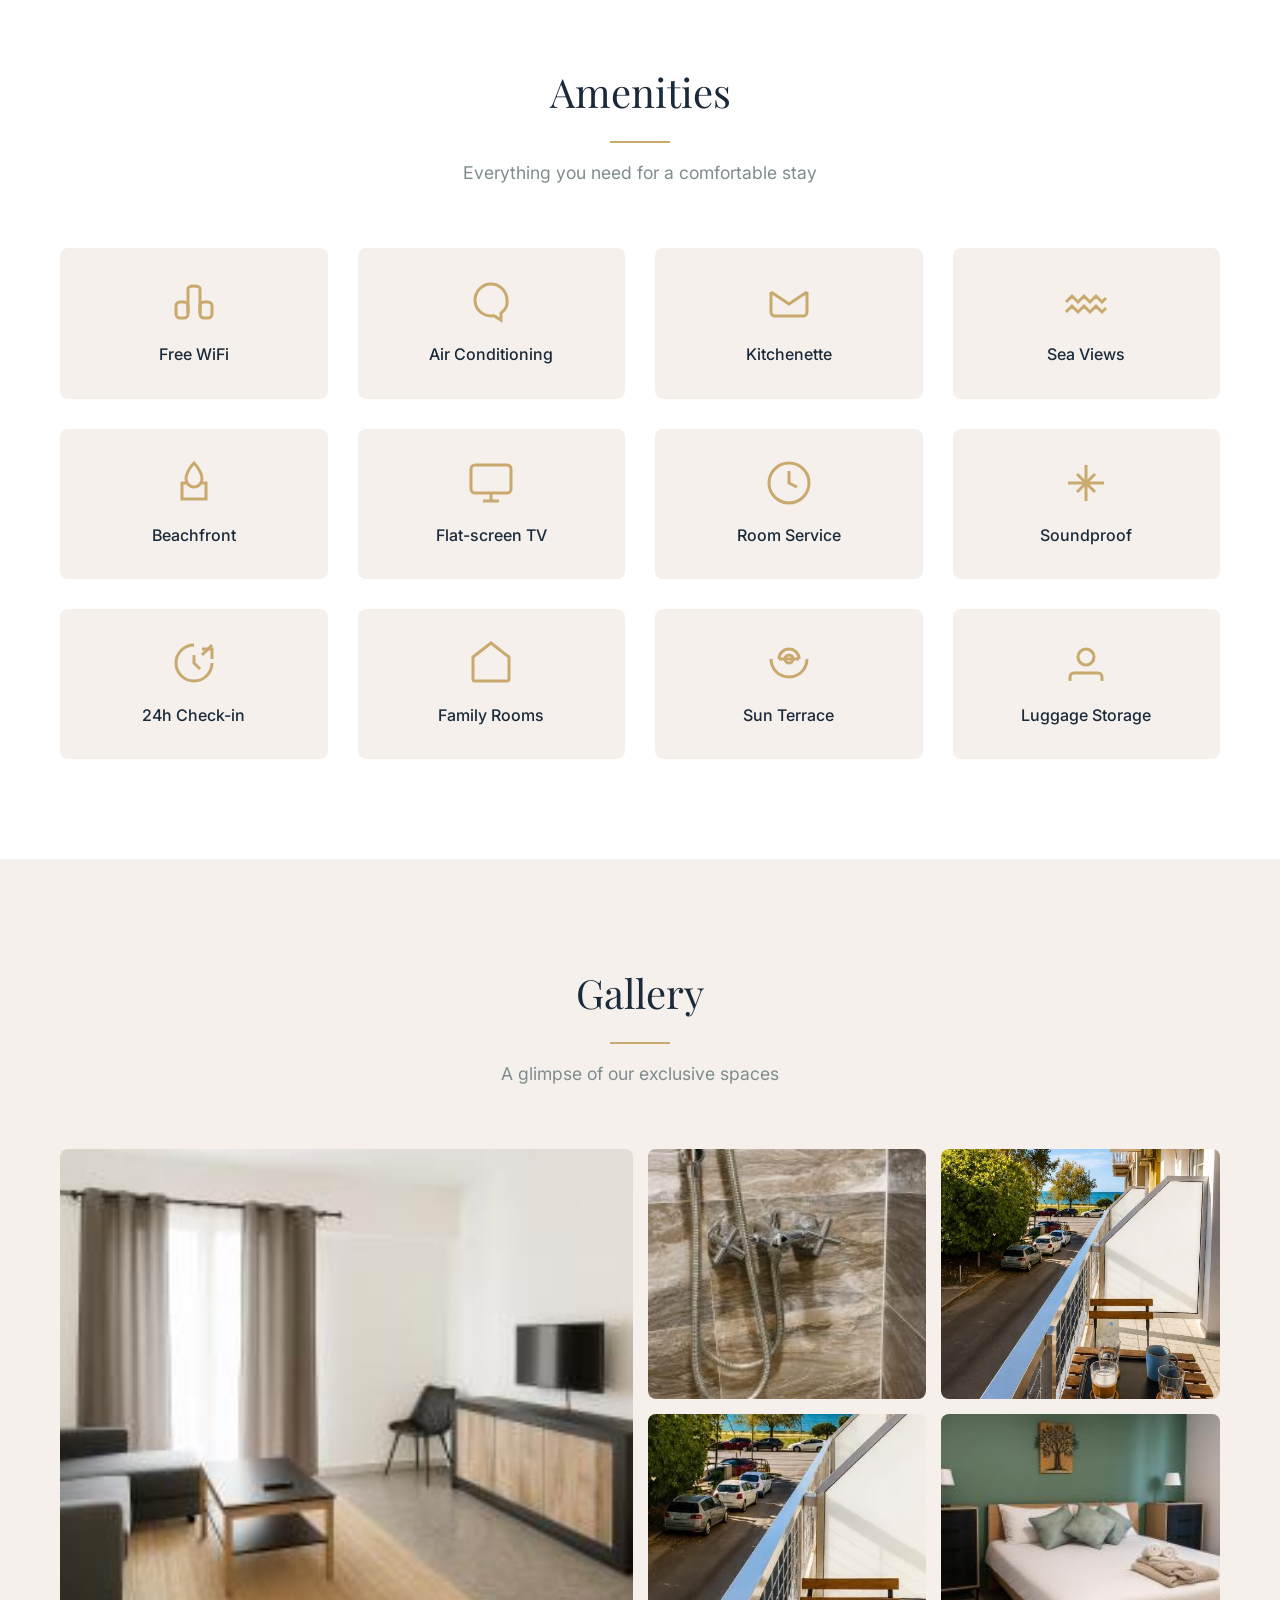
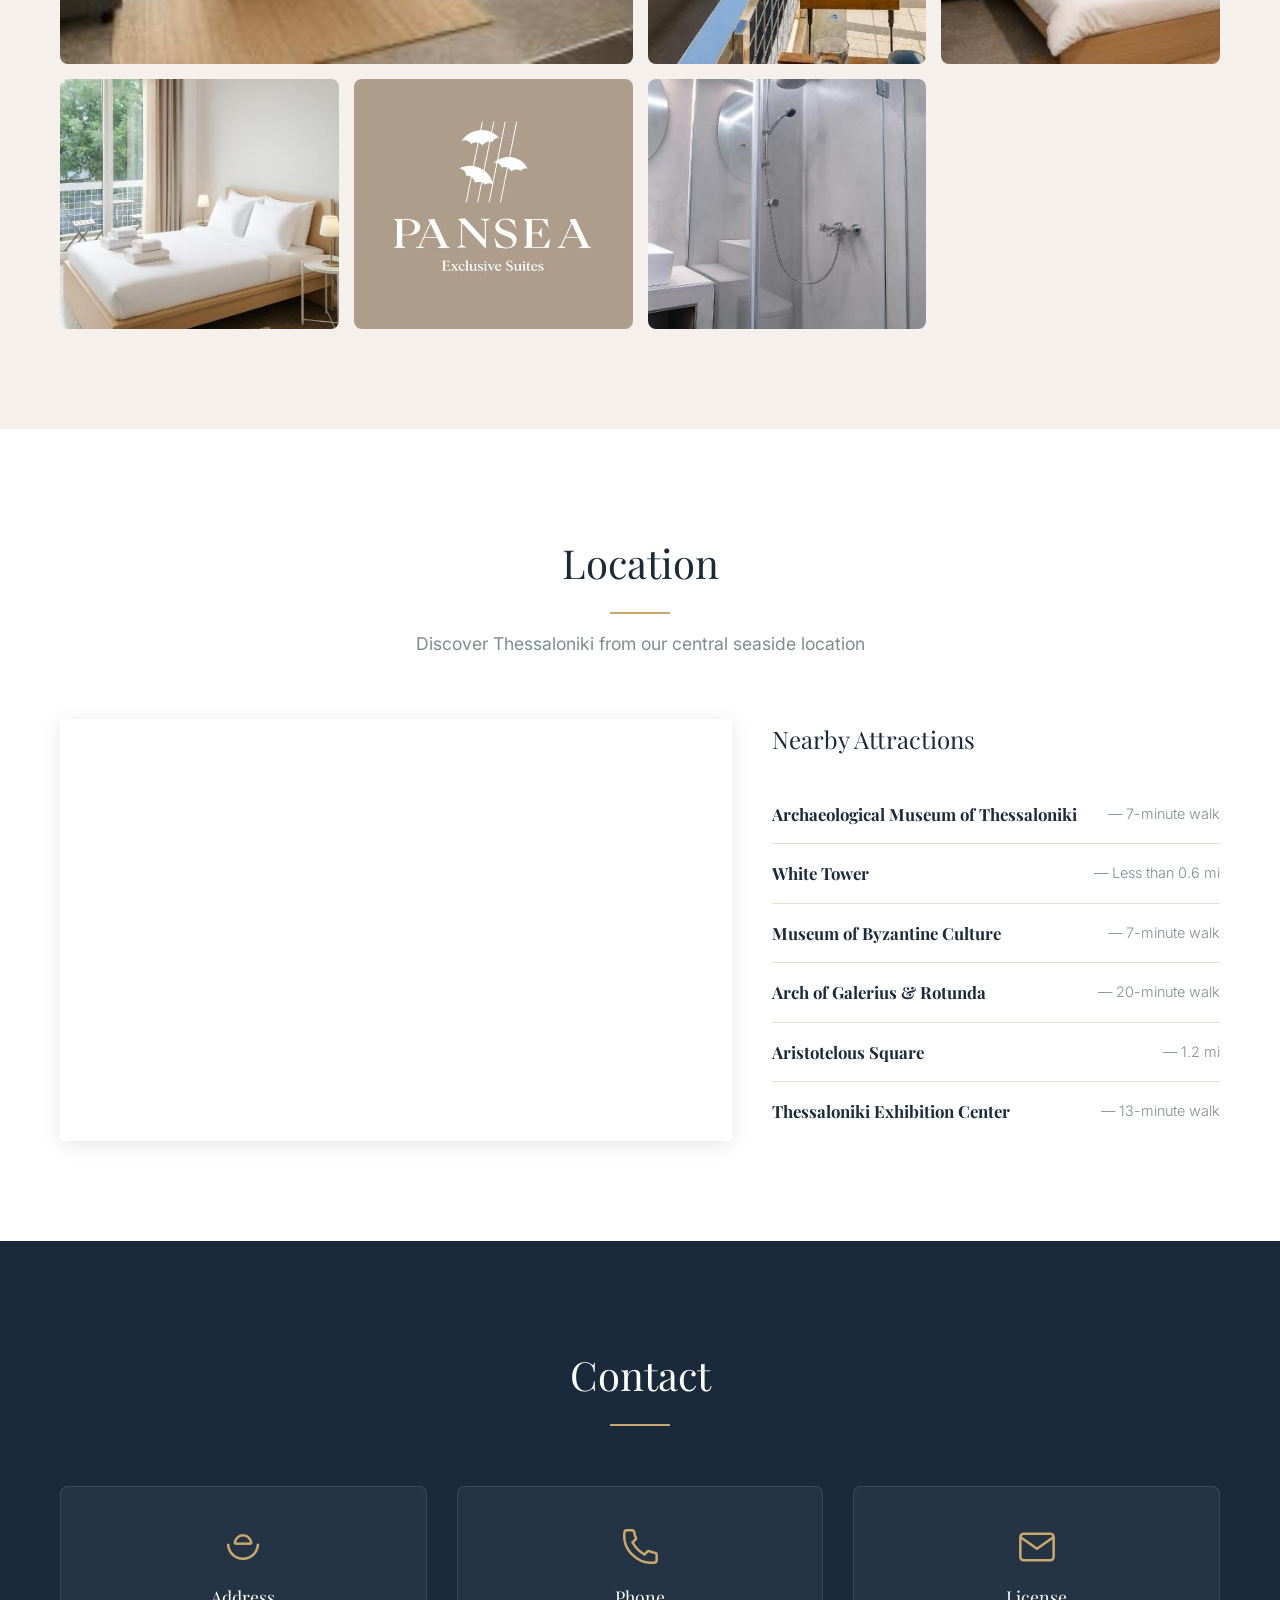
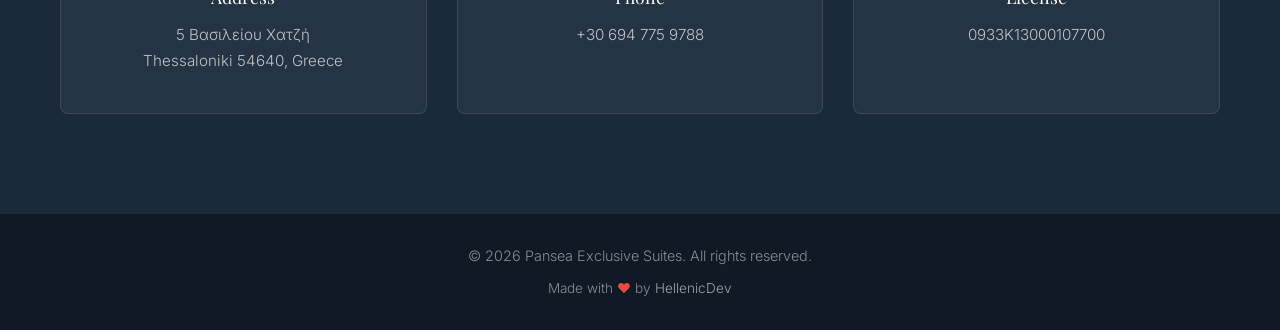
<file: pansea/index.html>
<!DOCTYPE html>
<html lang="en">
<head>
<meta charset="UTF-8">
<meta name="viewport" content="width=device-width, initial-scale=1.0">
<title>Pansea Exclusive Suites | Thessaloniki</title>
<meta name="description" content="Pansea Exclusive Suites - Luxury apartments in Thessaloniki with sea views, kitchenettes, and beachfront access.">
<link rel="preconnect" href="https://fonts.googleapis.com">
<link rel="preconnect" href="https://fonts.gstatic.com" crossorigin>
<link href="https://fonts.googleapis.com/css2?family=Inter:wght@300;400;500;600&family=Playfair+Display:ital,wght@0,400;0,600;1,400&display=swap" rel="stylesheet">
<link rel="icon" href="data:image/svg+xml,<svg xmlns=%22http://www.w3.org/2000/svg%22 viewBox=%220 0 100 100%22><text y=%22.9em%22 font-size=%2290%22>🏨</text></svg>">
<link rel="stylesheet" href="css/style.css">
<script id="Cookiebot" src="https://consent.cookiebot.com/uc.js" data-cbid="06e4a97f-2c34-41ed-8ab6-d53b581ff080" async></script>
  <script src="https://hellenicdev.eu/js/consent-analytics.js" data-ga-id="G-9FWQFZME3Z" defer></script>
</head>
<body>

<div class="demo-badge">DEMO</div>

<nav class="navbar" id="navbar">
  <div class="container nav-inner">
    <a href="#" class="logo">Pansea <span>Exclusive Suites</span></a>
    <button class="hamburger" id="hamburger" aria-label="Menu">
      <span></span><span></span><span></span>
    </button>
    <ul class="nav-links" id="navLinks">
      <li><a href="#about" data-en="About" data-el="Σχετικά">About</a></li>
      <li><a href="#suites" data-en="Suites" data-el="Σουίτες">Suites</a></li>
      <li><a href="#amenities" data-en="Amenities" data-el="Ανέσεις">Amenities</a></li>
      <li><a href="#gallery" data-en="Gallery" data-el="Φωτογραφίες">Gallery</a></li>
      <li><a href="#location" data-en="Location" data-el="Τοποθεσία">Location</a></li>
      <li><a href="#contact" data-en="Contact" data-el="Επικοινωνία">Contact</a></li>
      <li><button class="lang-toggle" id="langToggle" data-en="ΕΛ" data-el="EN">ΕΛ</button></li>
    </ul>
  </div>
</nav>

<section class="hero" id="hero">
  <div class="hero-overlay"></div>
  <div class="container hero-content">
    <h1 data-en="Pansea Exclusive Suites" data-el="Pansea Exclusive Suites">Pansea Exclusive Suites</h1>
    <p class="hero-sub" data-en="Elegant sea-view apartments in the heart of Thessaloniki" data-el="Κομψά διαμερίσματα με θέα στη θάλασσα στην καρδιά της Θεσσαλονίκης">
      Elegant sea-view apartments in the heart of Thessaloniki
    </p>
    <a href="#suites" class="btn btn-gold" data-en="Explore Our Suites" data-el="Δείτε τις Σουίτες μας">Explore Our Suites</a>
  </div>
  <a href="#about" class="scroll-down">↓</a>
</section>

<section class="about section" id="about">
  <div class="container">
    <div class="about-grid">
      <div class="about-image reveal-left">
        <img src="img/874814123.jpg.jpeg" alt="Pansea Exclusive Suites">
      </div>
      <div class="about-text reveal-right">
        <h2 data-en="Welcome to Pansea" data-el="Καλωσορίσατε στο Pansea">Welcome to Pansea</h2>
        <div class="divider"></div>
        <p data-en="Located at 5 Vasileiou Chatzi in Thessaloniki, Pansea Exclusive Suites offers a central location with beachfront access. Each apartment features air-conditioning, a fully equipped kitchenette, and a private bathroom. Guests enjoy stunning sea views, a sun terrace, and free WiFi throughout the property." data-el="Στο 5 Βασιλείου Χατζή στη Θεσσαλονίκη, το Pansea Exclusive Suites προσφέρει κεντρική τοποθεσία με πρόσβαση στην παραλία. Κάθε διαμέρισμα διαθέτει κλιματισμό, πλήρως εξοπλισμένη κουζίνα και ιδιωτικό μπάνιο. Οι επισκέπτες απολαμβάνουν υπέροχη θέα στη θάλασσα, ηλιόλουστη βεράντα και δωρεάν WiFi.">
          Located at 5 Vasileiou Chatzi in Thessaloniki, Pansea Exclusive Suites offers a central location with beachfront access. Each apartment features air-conditioning, a fully equipped kitchenette, and a private bathroom. Guests enjoy stunning sea views, a sun terrace, and free WiFi throughout the property.
        </p>
        <p data-en="With a remarkable rating of <strong>9.4/10</strong> from guests, our property combines comfort, style, and an unbeatable location near the Archaeological Museum, White Tower, and the vibrant city center." data-el="Με αξιολόγηση <strong>9.4/10</strong> από τους επισκέπτες, το κατάλυμά μας συνδυάζει άνεση, στυλ και αξεπέραστη τοποθεσία κοντά στο Αρχαιολογικό Μουσείο, τον Λευκό Πύργο και το ζωντανό κέντρο της πόλης.">
          With a remarkable rating of <strong>9.4/10</strong> from guests, our property combines comfort, style, and an unbeatable location near the Archaeological Museum, White Tower, and the vibrant city center.
        </p>
      </div>
    </div>
  </div>
</section>

<section class="suites section reveal" id="suites">
  <div class="container">
    <div class="section-header">
      <h2 data-en="Our Suites" data-el="Οι Σουίτες μας">Our Suites</h2>
      <div class="divider centered"></div>
      <p data-en="Choose from our selection of elegant, fully-equipped apartments" data-el="Επιλέξτε από τα κομψά, πλήρως εξοπλισμένα διαμερίσματά μας">
        Choose from our selection of elegant, fully-equipped apartments
      </p>
    </div>
    <div class="suites-grid">
      <div class="suite-card reveal reveal-delay-1">
        <div class="suite-img"><img src="img/690954885.jpg.jpeg" alt="One-Bedroom Apartment" loading="lazy"></div>
        <div class="suite-info">
          <h3 data-en="One-Bedroom Apartment" data-el="Διαμέρισμα Ενός Υπνοδωματίου">One-Bedroom Apartment</h3>
          <p data-en="King-size bed, kitchenette, and sea views. Perfect for couples seeking comfort and privacy." data-el="King-size κρεβάτι, κουζίνα και θέα στη θάλασσα. Ιδανικό για ζευγάρια που αναζητούν άνεση και ιδιωτικότητα.">
            King-size bed, kitchenette, and sea views. Perfect for couples seeking comfort and privacy.
          </p>
        </div>
      </div>
      <div class="suite-card reveal reveal-delay-2">
        <div class="suite-img"><img src="img/874814123.webp" alt="Deluxe Suite with Sea View" loading="lazy"></div>
        <div class="suite-info">
          <h3 data-en="Deluxe Suite with Sea View" data-el="Deluxe Σουίτα με Θέα στη Θάλασσα">Deluxe Suite with Sea View</h3>
          <p data-en="King bed in bedroom plus sofa bed in living room. Accommodates up to 4 guests with panoramic sea views." data-el="King-size κρεβάτι στο υπνοδωμάτιο και καναπές-κρεβάτι στο σαλόνι. Φιλοξενεί έως 4 άτομα με πανοραμική θέα στη θάλασσα.">
            King bed in bedroom plus sofa bed in living room. Accommodates up to 4 guests with panoramic sea views.
          </p>
        </div>
      </div>
      <div class="suite-card reveal reveal-delay-3">
        <div class="suite-img"><img src="img/690807066.jpg.jpeg" alt="Deluxe Double Room" loading="lazy"></div>
        <div class="suite-info">
          <h3 data-en="Deluxe Double Room with Balcony" data-el="Deluxe Δίκλινο με Μπαλκόνι">Deluxe Double Room with Balcony</h3>
          <p data-en="King-size bed, private balcony, and stunning sea views. Relax and take in the Thessaloniki coastline." data-el="King-size κρεβάτι, ιδιωτικό μπαλκόνι και υπέροχη θέα στη θάλασσα. Χαλαρώστε απολαμβάνοντας την ακτογραμμή της Θεσσαλονίκης.">
            King-size bed, private balcony, and stunning sea views. Relax and take in the Thessaloniki coastline.
          </p>
        </div>
      </div>
      <div class="suite-card reveal reveal-delay-4">
        <div class="suite-img"><img src="img/690977398.jpg.jpeg" alt="Quadruple Room with Sea View" loading="lazy"></div>
        <div class="suite-info">
          <h3 data-en="Quadruple Room with Sea View" data-el="Τετράκλινο με Θέα στη Θάλασσα">Quadruple Room with Sea View</h3>
          <p data-en="King bed plus sofa bed. Spacious accommodation for families or groups of up to 4." data-el="King-size κρεβάτι και καναπές-κρεβάτι. Ευρύχωρο κατάλυμα για οικογένειες ή παρέες έως 4 ατόμων.">
            King bed plus sofa bed. Spacious accommodation for families or groups of up to 4.
          </p>
        </div>
      </div>
      <div class="suite-card reveal reveal-delay-1">
        <div class="suite-img"><img src="img/720594564.jpg.jpeg" alt="Deluxe Quadruple Room" loading="lazy"></div>
        <div class="suite-info">
          <h3 data-en="Deluxe Quadruple Room" data-el="Deluxe Τετράκλινο Δωμάτιο">Deluxe Quadruple Room</h3>
          <p data-en="Premium furnishings, extra space, and upgraded amenities for a luxurious stay." data-el="Εκλεπτυσμένη επίπλωση, επιπλέον χώρος και αναβαθμισμένες ανέσεις για μια πολυτελή διαμονή.">
            Premium furnishings, extra space, and upgraded amenities for a luxurious stay.
          </p>
        </div>
      </div>
      <div class="suite-card reveal reveal-delay-2">
        <div class="suite-img"><img src="img/691239800.jpg.jpeg" alt="Triple Room" loading="lazy"></div>
        <div class="suite-info">
          <h3 data-en="Deluxe Triple Room" data-el="Deluxe Τρίκλινο Δωμάτιο">Deluxe Triple Room</h3>
          <p data-en="King bed with an additional single bed. Ideal for small groups or families." data-el="King-size κρεβάτι με επιπλέον μονό κρεβάτι. Ιδανικό για μικρές παρέες ή οικογένειες.">
            King bed with an additional single bed. Ideal for small groups or families.
          </p>
        </div>
      </div>
    </div>
  </div>
</section>

<section class="amenities section reveal" id="amenities">
  <div class="container">
    <div class="section-header">
      <h2 data-en="Amenities" data-el="Ανέσεις">Amenities</h2>
      <div class="divider centered"></div>
      <p data-en="Everything you need for a comfortable stay" data-el="Όλα όσα χρειάζεστε για μια άνετη διαμονή">
        Everything you need for a comfortable stay
      </p>
    </div>
    <div class="amenities-grid">
      <div class="amenity-item reveal reveal-delay-1">
        <div class="amenity-icon">
          <svg viewBox="0 0 24 24" fill="none" stroke="currentColor" stroke-width="1.5"><path d="M9 17.5V5.5C9 4.4 10.3 4 12 4C13.7 4 15 4.4 15 5.5V17.5"/><path d="M5 12H7C8.1 12 9 12.9 9 14V18C9 19.1 8.1 20 7 20H5C3.9 20 3 19.1 3 18V14C3 12.9 3.9 12 5 12Z"/><path d="M17 12H19C20.1 12 21 12.9 21 14V18C21 19.1 20.1 20 19 20H17C15.9 20 15 19.1 15 18V14C15 12.9 15.9 12 17 12Z"/></svg>
        </div>
        <h4 data-en="Free WiFi" data-el="Δωρεάν WiFi">Free WiFi</h4>
      </div>
      <div class="amenity-item reveal reveal-delay-2">
        <div class="amenity-icon">
          <svg viewBox="0 0 24 24" fill="none" stroke="currentColor" stroke-width="1.5"><path d="M12 3C7.6 3 4 6.6 4 11C4 15.4 7.6 19 12 19C12.5 19 13 18.9 13.4 18.8L17 21V17.5C19.1 16 20.4 13.6 20 11C20 6.6 16.4 3 12 3Z"/></svg>
        </div>
        <h4 data-en="Air Conditioning" data-el="Κλιματισμός">Air Conditioning</h4>
      </div>
      <div class="amenity-item reveal reveal-delay-3">
        <div class="amenity-icon">
          <svg viewBox="0 0 24 24" fill="none" stroke="currentColor" stroke-width="1.5"><path d="M3 7V17C3 18.1 3.9 19 5 19H19C20.1 19 21 18.1 21 17V7"/><path d="M3 7L12 13L21 7"/></svg>
        </div>
        <h4 data-en="Kitchenette" data-el="Κουζίνα">Kitchenette</h4>
      </div>
      <div class="amenity-item reveal reveal-delay-4">
        <div class="amenity-icon">
          <svg viewBox="0 0 24 24" fill="none" stroke="currentColor" stroke-width="1.5"><path d="M2 12L5 9L8 12L11 9L14 12L17 9L20 12L22 10"/><path d="M2 17L5 14L8 17L11 14L14 17L17 14L20 17L22 15"/></svg>
        </div>
        <h4 data-en="Sea Views" data-el="Θέα στη Θάλασσα">Sea Views</h4>
      </div>
      <div class="amenity-item reveal reveal-delay-1">
        <div class="amenity-icon">
          <svg viewBox="0 0 24 24" fill="none" stroke="currentColor" stroke-width="1.5"><path d="M8 12H6V20H18V12H16"/><path d="M12 2C12 2 8 6 8 10C8 12.2 9.8 14 12 14C14.2 14 16 12.2 16 10C16 6 12 2 12 2Z"/></svg>
        </div>
        <h4 data-en="Beachfront" data-el="Παραλία">Beachfront</h4>
      </div>
      <div class="amenity-item reveal reveal-delay-2">
        <div class="amenity-icon">
          <svg viewBox="0 0 24 24" fill="none" stroke="currentColor" stroke-width="1.5"><rect x="2" y="3" width="20" height="14" rx="2"/><path d="M8 21H16"/><path d="M12 17V21"/></svg>
        </div>
        <h4 data-en="Flat-screen TV" data-el="Τηλεόραση">Flat-screen TV</h4>
      </div>
      <div class="amenity-item reveal reveal-delay-3">
        <div class="amenity-icon">
          <svg viewBox="0 0 24 24" fill="none" stroke="currentColor" stroke-width="1.5"><path d="M12 22C17.5 22 22 17.5 22 12C22 6.5 17.5 2 12 2C6.5 2 2 6.5 2 12C2 17.5 6.5 22 12 22Z"/><path d="M12 6V12L16 14"/></svg>
        </div>
        <h4 data-en="Room Service" data-el="Υπηρεσία Δωματίου">Room Service</h4>
      </div>
      <div class="amenity-item reveal reveal-delay-4">
        <div class="amenity-icon">
          <svg viewBox="0 0 24 24" fill="none" stroke="currentColor" stroke-width="1.5"><path d="M3 12H21"/><path d="M12 3V21"/><path d="M7.5 7.5L16.5 16.5"/><path d="M16.5 7.5L7.5 16.5"/></svg>
        </div>
        <h4 data-en="Soundproof" data-el="Ηχομόνωση">Soundproof</h4>
      </div>
      <div class="amenity-item reveal reveal-delay-1">
        <div class="amenity-icon">
          <svg viewBox="0 0 24 24" fill="none" stroke="currentColor" stroke-width="1.5"><path d="M21 12C21 16.97 16.97 21 12 21C7.03 21 3 16.97 3 12C3 7.03 7.03 3 12 3"/><path d="M12 8V12L15 15"/><path d="M16 5L21 5L21 10"/><path d="M21 3L16 8"/></svg>
        </div>
        <h4 data-en="24h Check-in" data-el="Check-in 24h">24h Check-in</h4>
      </div>
      <div class="amenity-item reveal reveal-delay-2">
        <div class="amenity-icon">
          <svg viewBox="0 0 24 24" fill="none" stroke="currentColor" stroke-width="1.5"><path d="M3 9L12 2L21 9V20C21 20.5 20.6 21 20 21H4C3.4 21 3 20.5 3 20V9Z"/></svg>
        </div>
        <h4 data-en="Family Rooms" data-el="Οικογενειακά Δωμάτια">Family Rooms</h4>
      </div>
      <div class="amenity-item reveal reveal-delay-3">
        <div class="amenity-icon">
          <svg viewBox="0 0 24 24" fill="none" stroke="currentColor" stroke-width="1.5"><path d="M21 10C21 14.97 17 19 12 19C7 19 3 14.97 3 10"/><path d="M7 10C7 7.24 9.24 5 12 5C14.76 5 17 7.24 17 10"/><path d="M7 10H17"/><circle cx="12" cy="10" r="2"/></svg>
        </div>
        <h4 data-en="Sun Terrace" data-el="Ηλιόλουστη Βεράντα">Sun Terrace</h4>
      </div>
      <div class="amenity-item reveal reveal-delay-4">
        <div class="amenity-icon">
          <svg viewBox="0 0 24 24" fill="none" stroke="currentColor" stroke-width="1.5"><path d="M20 21V19C20 17.9 19.1 17 18 17H6C4.9 17 4 17.9 4 19V21"/><path d="M12 13C14.2 13 16 11.2 16 9C16 6.8 14.2 5 12 5C9.8 5 8 6.8 8 9C8 11.2 9.8 13 12 13Z"/></svg>
        </div>
        <h4 data-en="Luggage Storage" data-el="Αποθήκη Αποσκευών">Luggage Storage</h4>
      </div>
    </div>
  </div>
</section>

<section class="gallery section reveal" id="gallery">
  <div class="container">
    <div class="section-header">
      <h2 data-en="Gallery" data-el="Φωτογραφίες">Gallery</h2>
      <div class="divider centered"></div>
      <p data-en="A glimpse of our exclusive spaces" data-el="Μια ματιά στους αποκλειστικούς μας χώρους">
        A glimpse of our exclusive spaces
      </p>
    </div>
    <div class="gallery-grid">
      <div class="gallery-item"><img src="img/690954885.jpg.jpeg" alt="Pansea room view" loading="lazy"></div>
      <div class="gallery-item"><img src="img/691239801.jpg.jpeg" alt="Pansea suite interior" loading="lazy"></div>
      <div class="gallery-item"><img src="img/874814123.jpg.jpeg" alt="Pansea room" loading="lazy"></div>
      <div class="gallery-item"><img src="img/874814123.webp" alt="Pansea suite detail" loading="lazy"></div>
      <div class="gallery-item"><img src="img/690807066.jpg.jpeg" alt="Pansea view" loading="lazy"></div>
      <div class="gallery-item"><img src="img/690977398.jpg.jpeg" alt="Pansea interior" loading="lazy"></div>
      <div class="gallery-item"><img src="img/521574675.jpg.jpeg" alt="Pansea space" loading="lazy"></div>
      <div class="gallery-item"><img src="img/691239800.jpg.jpeg" alt="Pansea bedroom" loading="lazy"></div>
    </div>
  </div>
</section>

<div class="lightbox" id="lightbox">
  <button class="lightbox-close">&times;</button>
  <button class="lightbox-nav prev">‹</button>
  <button class="lightbox-nav next">›</button>
  <img alt="">
  <span class="lightbox-counter"></span>
</div>

<section class="location section reveal" id="location">
  <div class="container">
    <div class="section-header">
      <h2 data-en="Location" data-el="Τοποθεσία">Location</h2>
      <div class="divider centered"></div>
      <p data-en="Discover Thessaloniki from our central seaside location" data-el="Ανακαλύψτε τη Θεσσαλονίκη από την κεντρική παραθαλάσσια τοποθεσία μας">
        Discover Thessaloniki from our central seaside location
      </p>
    </div>
    <div class="location-grid">
      <div class="map-container reveal-left">
        <iframe title="Χάρτης τοποθεσίας" src="https://www.google.com/maps/embed?pb=!1m18!1m12!1m3!1d957.2717360799693!2d22.9527436!3d40.6204973!2m3!1f0!2f0!3f0!3m2!1i1024!2i768!4f13.1!3m3!1m2!1s0x14a839c6a86a53ed%3A0xfaaed22ccd66549f!2sPansea%20Exclusive%20Suites!5e0!3m2!1sen!2sgr!4v1" width="100%" height="400" style="border:0;" allowfullscreen loading="lazy" referrerpolicy="no-referrer-when-downgrade"></iframe>
      </div>
      <div class="location-info reveal-right">
        <h3 data-en="Nearby Attractions" data-el="Κοντινά Αξιοθέατα">Nearby Attractions</h3>
        <ul>
          <li>
            <strong data-en="Archaeological Museum of Thessaloniki" data-el="Αρχαιολογικό Μουσείο Θεσσαλονίκης">Archaeological Museum of Thessaloniki</strong>
            <span data-en="7-minute walk" data-el="7 λεπτά με τα πόδια">— 7-minute walk</span>
          </li>
          <li>
            <strong data-en="White Tower" data-el="Λευκός Πύργος">White Tower</strong>
            <span data-en="Less than 0.6 mi" data-el="Λιγότερο από 1 χλμ">— Less than 0.6 mi</span>
          </li>
          <li>
            <strong data-en="Museum of Byzantine Culture" data-el="Μουσείο Βυζαντινού Πολιτισμού">Museum of Byzantine Culture</strong>
            <span data-en="7-minute walk" data-el="7 λεπτά με τα πόδια">— 7-minute walk</span>
          </li>
          <li>
            <strong data-en="Arch of Galerius & Rotunda" data-el="Αψίδα του Γαλερίου & Ροτόντα">Arch of Galerius & Rotunda</strong>
            <span data-en="20-minute walk" data-el="20 λεπτά με τα πόδια">— 20-minute walk</span>
          </li>
          <li>
            <strong data-en="Aristotelous Square" data-el="Πλατεία Αριστοτέλους">Aristotelous Square</strong>
            <span data-en="1.2 mi" data-el="1.9 χλμ">— 1.2 mi</span>
          </li>
          <li>
            <strong data-en="Thessaloniki Exhibition Center" data-el="Διεθνές Εκθεσιακό Κέντρο Θεσσαλονίκης">Thessaloniki Exhibition Center</strong>
            <span data-en="13-minute walk" data-el="13 λεπτά με τα πόδια">— 13-minute walk</span>
          </li>
        </ul>
      </div>
    </div>
  </div>
</section>

<section class="contact section reveal" id="contact">
  <div class="container">
    <div class="section-header">
      <h2 data-en="Contact" data-el="Επικοινωνία">Contact</h2>
      <div class="divider centered"></div>
    </div>
    <div class="contact-grid">
      <div class="contact-card reveal reveal-delay-1">
        <div class="contact-icon">
          <svg viewBox="0 0 24 24" fill="none" stroke="currentColor" stroke-width="1.5"><path d="M21 10C21 14.97 17 19 12 19C7 19 3 14.97 3 10"/><path d="M7 10C7 7.24 9.24 5 12 5C14.76 5 17 7.24 17 10"/><path d="M7 10H17"/></svg>
        </div>
        <h4 data-en="Address" data-el="Διεύθυνση">Address</h4>
        <p>5 Βασιλείου Χατζή<br>Thessaloniki 54640, Greece</p>
      </div>
      <div class="contact-card reveal reveal-delay-2">
        <div class="contact-icon">
          <svg viewBox="0 0 24 24" fill="none" stroke="currentColor" stroke-width="1.5"><path d="M22 16.9V19.9C22 20.6 21.5 21.2 20.8 21.3C10.5 22.7 1.3 13.5 2.7 3.2C2.8 2.5 3.4 2 4.1 2H7.1C7.8 2 8.4 2.5 8.5 3.2C8.7 4.3 9 5.4 9.5 6.4C9.7 6.8 9.6 7.3 9.2 7.6L7.5 9.3C9.2 12.3 11.7 14.8 14.7 16.5L16.4 14.8C16.7 14.4 17.2 14.3 17.6 14.5C18.6 15 19.7 15.3 20.8 15.5C21.5 15.6 22 16.2 22 16.9Z"/></svg>
        </div>
        <h4 data-en="Phone" data-el="Τηλέφωνο">Phone</h4>
        <p><a href="tel:+306947759788">+30 694 775 9788</a></p>
      </div>
      <div class="contact-card reveal reveal-delay-3">
        <div class="contact-icon">
          <svg viewBox="0 0 24 24" fill="none" stroke="currentColor" stroke-width="1.5"><rect x="2" y="4" width="20" height="16" rx="2"/><path d="M22 6L12 13L2 6"/></svg>
        </div>
        <h4 data-en="License" data-el="Αριθμός ΜΗΤΕ">License</h4>
        <p>0933K13000107700</p>
      </div>
    </div>
  </div>
</section>

<footer class="footer">
  <div class="container">
    <p>&copy; 2026 Pansea Exclusive Suites. <span data-en="All rights reserved." data-el="Με επιφύλαξη παντός δικαιώματος.">All rights reserved.</span></p>
    <p class="footer-credit">Made with <span class="heart">&hearts;</span> by <a href="https://hellenicdev.github.io?utm_source=clients&utm_medium=referral&utm_term=pansea" target="_blank" rel="noopener">HellenicDev</a></p>
  </div>
</footer>

<script src="js/main.js"></script>
</body>
</html>
</file>
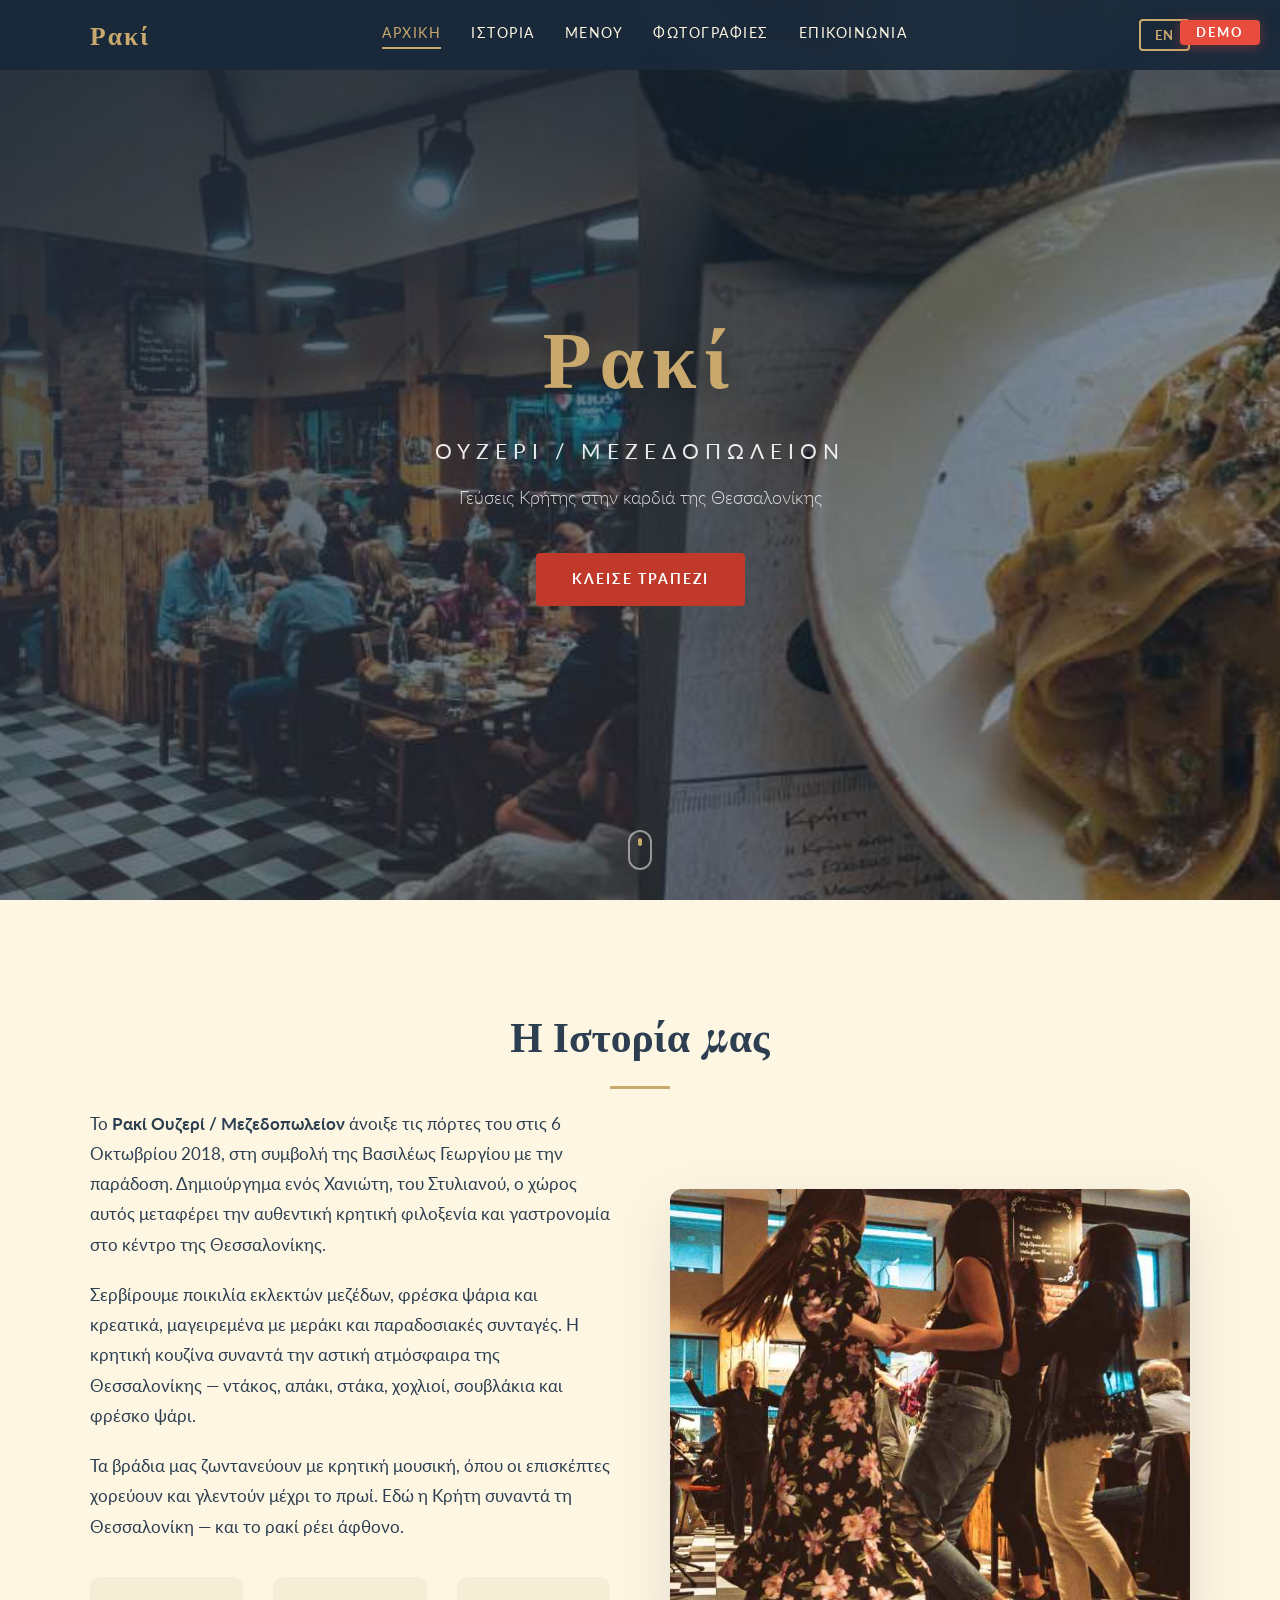
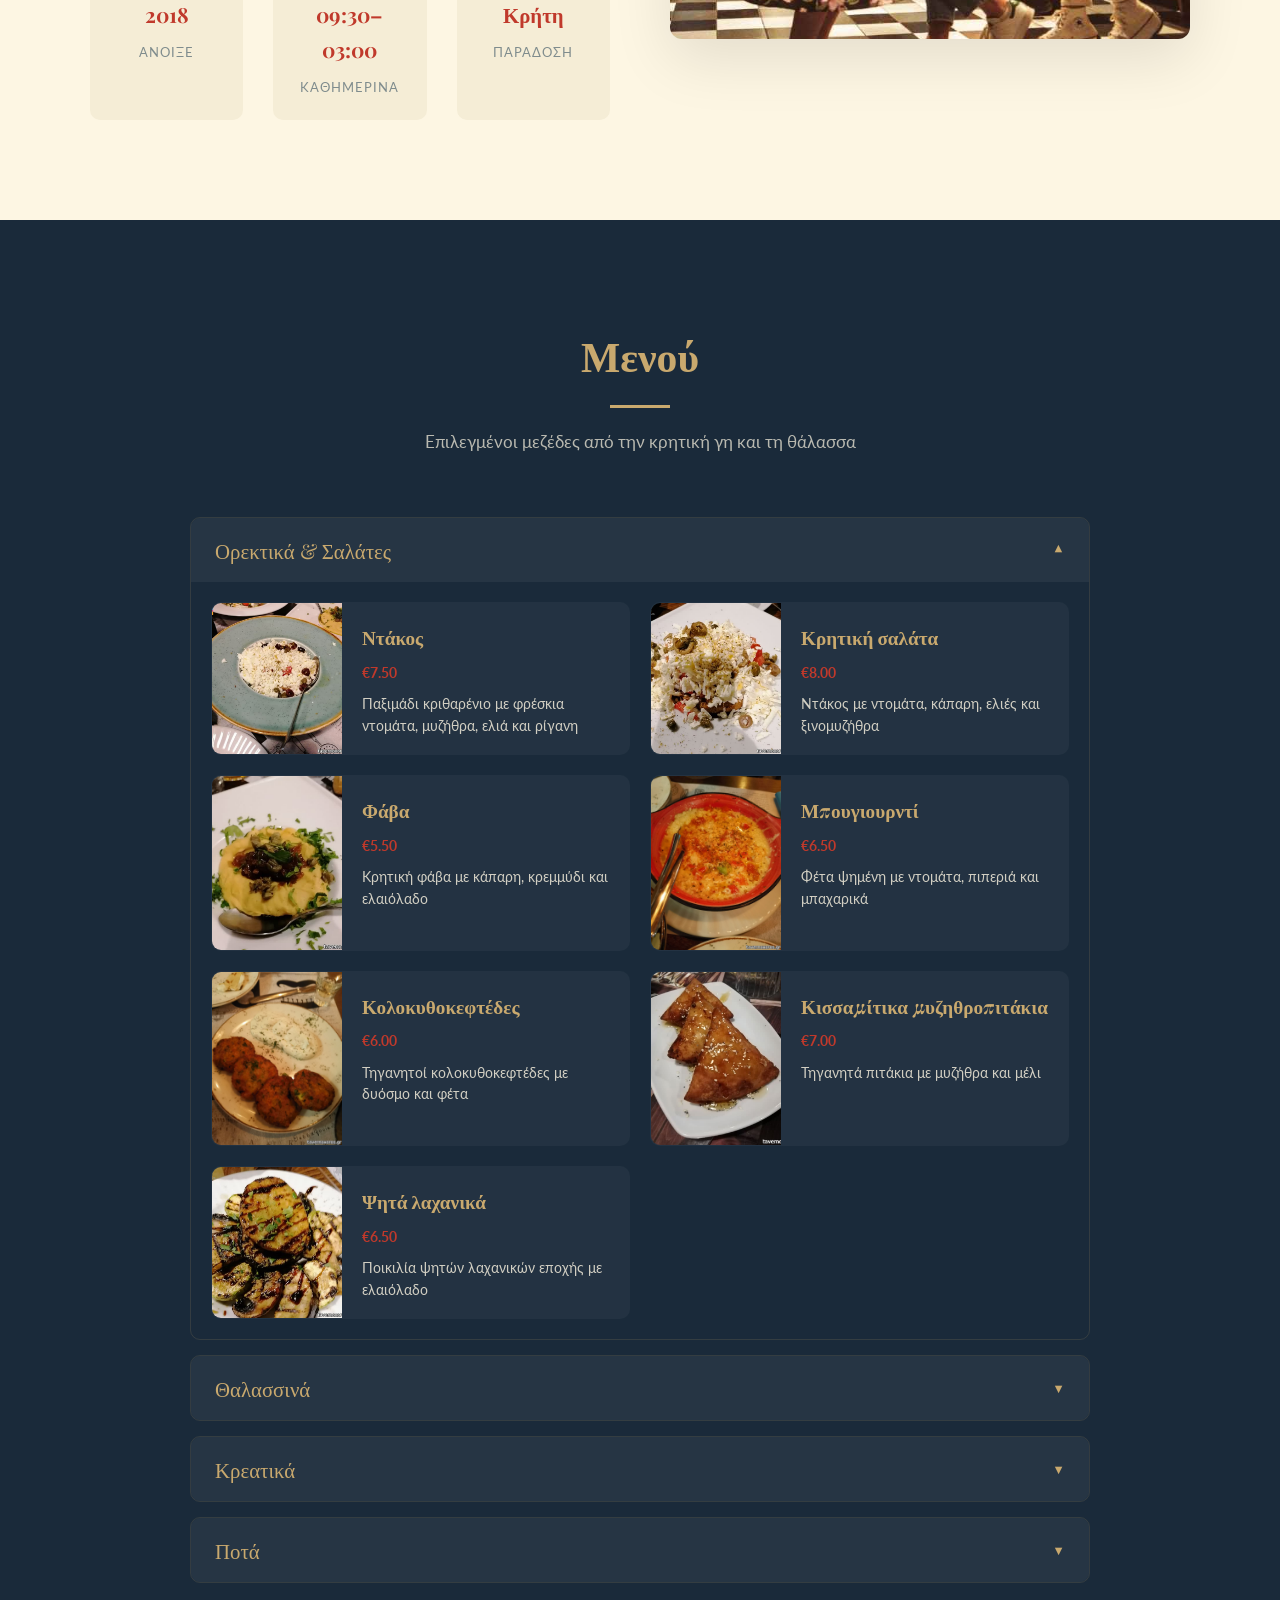
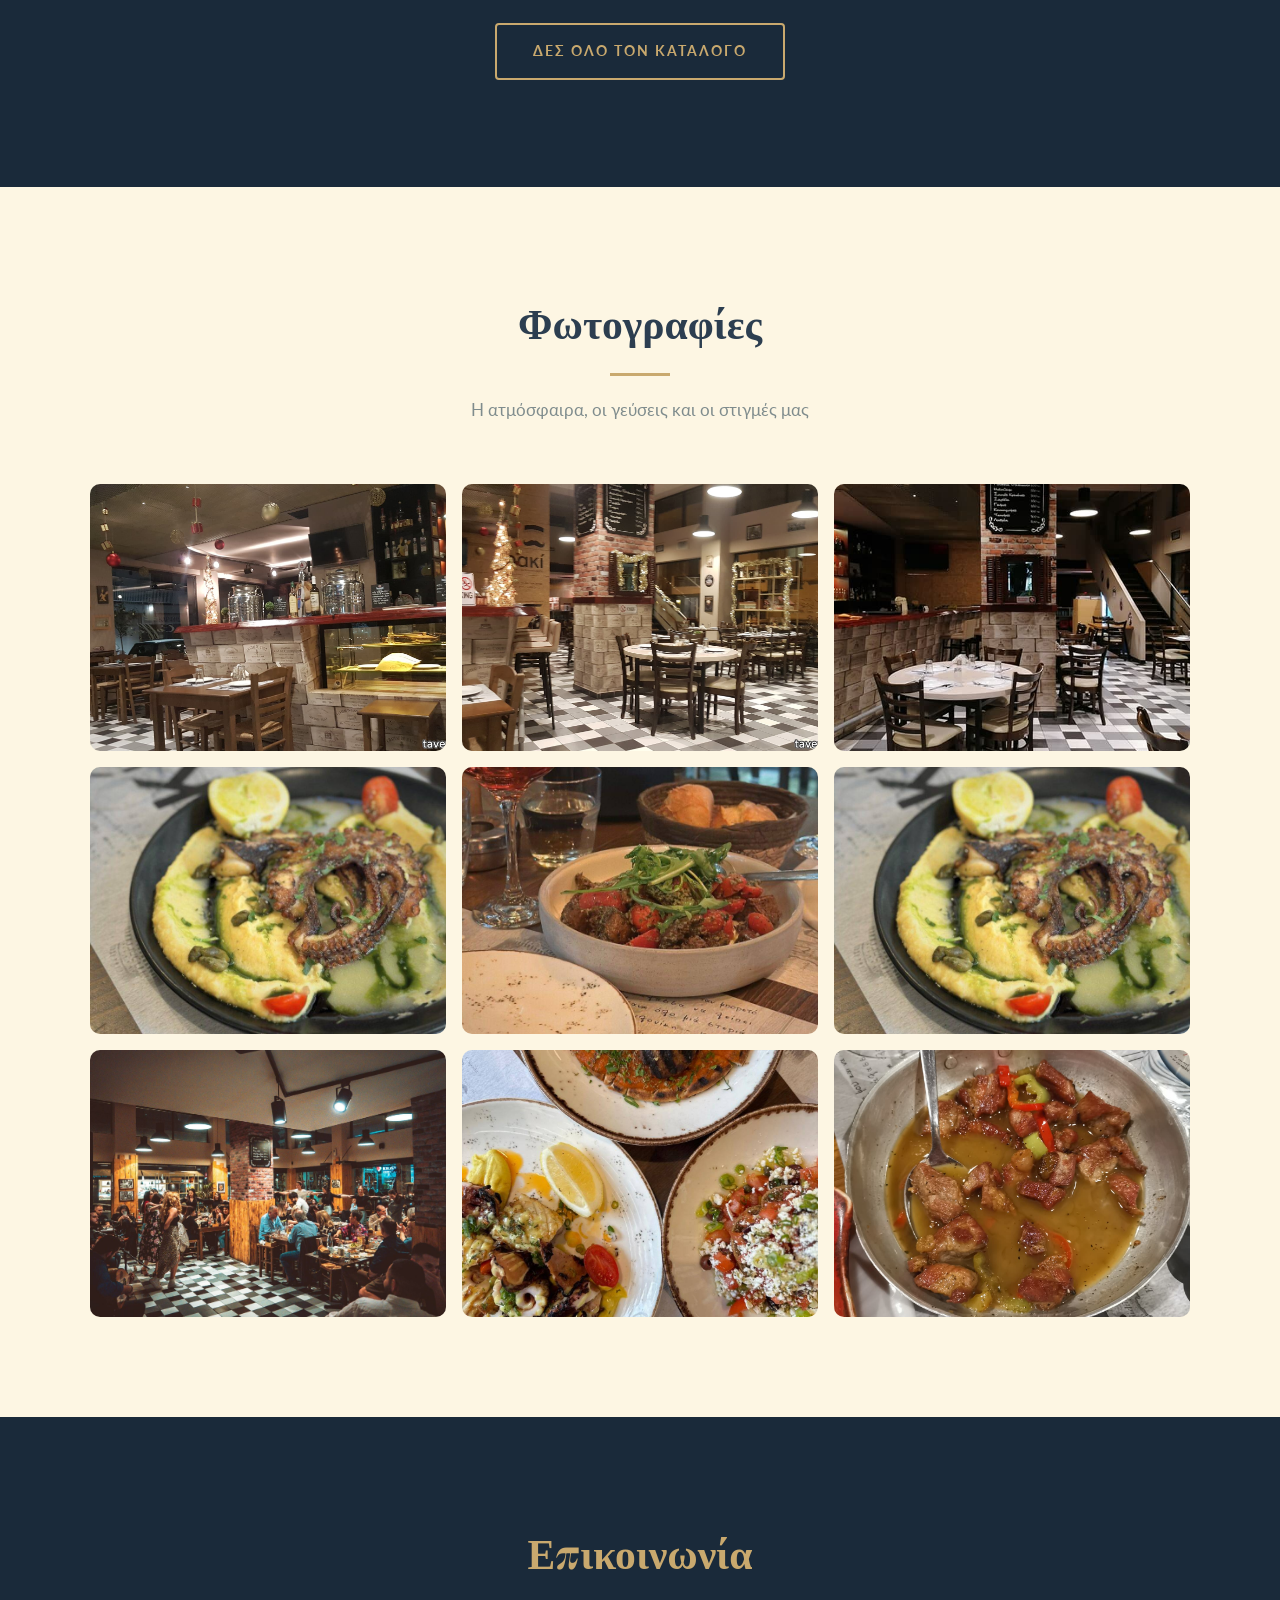
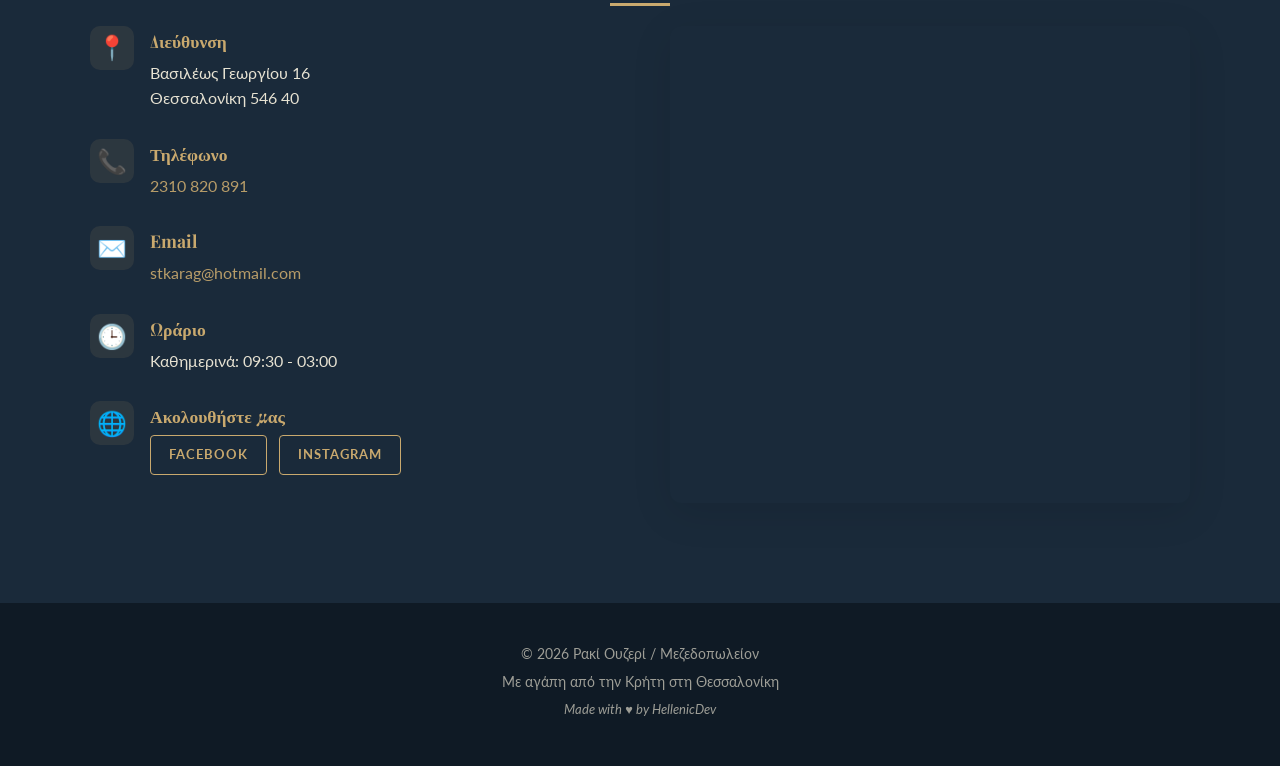
<file: raki-ouzeri/index.html>
<!DOCTYPE html>
<html lang="el">
<head>
  <meta charset="UTF-8">
  <meta name="viewport" content="width=device-width, initial-scale=1.0">
  <title>Ρακί Ουζερί / Μεζεδοπωλείον</title>
  <meta name="description" content="Ρακί Ουζερί / Μεζεδοπωλείον: παραδοσιακοί μεζέδες σε ζεστή, φιλική ατμόσφαιρα.">
  <link rel="preconnect" href="https://fonts.googleapis.com">
  <link rel="preconnect" href="https://fonts.gstatic.com" crossorigin>
  <link href="https://fonts.googleapis.com/css2?family=Playfair+Display:ital,wght@0,400;0,700;1,400&family=Lato:wght@300;400;700&display=swap" rel="stylesheet">
  <link rel="stylesheet" href="styles.css">
  <script id="Cookiebot" src="https://consent.cookiebot.com/uc.js" data-cbid="06e4a97f-2c34-41ed-8ab6-d53b581ff080" async></script>
  <script src="https://hellenicdev.eu/js/consent-analytics.js" data-ga-id="G-9FWQFZME3Z" defer></script>
</head>
<body>
  <div class="demo-badge">DEMO</div>
  <header class="header" id="header">
    <div class="container header-inner">
      <a href="#" class="logo">Ρακί</a>
      <nav class="nav" id="nav">
        <a href="#home" data-el="Αρχική" data-en="Home">Αρχική</a>
        <a href="#about" data-el="Ιστορία" data-en="About">Ιστορία</a>
        <a href="#menu" data-el="Μενού" data-en="Menu">Μενού</a>
        <a href="#gallery" data-el="Φωτογραφίες" data-en="Gallery">Φωτογραφίες</a>
        <a href="#contact" data-el="Επικοινωνία" data-en="Contact">Επικοινωνία</a>
      </nav>
      <button class="lang-toggle" id="langToggle" aria-label="Switch language">EN</button>
      <button class="menu-toggle" id="menuToggle" aria-label="Menu">☰</button>
    </div>
  </header>

  <section class="hero" id="home">
    <div class="hero-overlay"></div>
    <div class="hero-bg" style="background-image: url('images/hero.jpg');"></div>
    <div class="hero-content container">
      <h1 class="hero-title">Ρακί</h1>
      <p class="hero-sub" data-el="Ουζερί / Μεζεδοπωλείον" data-en="Ouzeri / Mezedopoleion">Ουζερί / Μεζεδοπωλείον</p>
      <p class="hero-desc" data-el="Γεύσεις Κρήτης στην καρδιά της Θεσσαλονίκης" data-en="Cretan flavors in the heart of Thessaloniki">Γεύσεις Κρήτης στην καρδιά της Θεσσαλονίκης</p>
      <a href="#contact" class="btn" data-el="Κλείσε τραπέζι" data-en="Book a table">Κλείσε τραπέζι</a>
    </div>
    <div class="scroll-indicator">
      <span></span>
    </div>
  </section>

  <section class="section" id="about">
    <div class="container">
      <h2 class="section-title" data-el="Η Ιστορία μας" data-en="Our Story">Η Ιστορία μας</h2>
      <div class="about-grid reveal">
        <div class="about-text">
          <p data-el="Το <strong>Ρακί Ουζερί / Μεζεδοπωλείον</strong> άνοιξε τις πόρτες του στις 6 Οκτωβρίου 2018, στη συμβολή της Βασιλέως Γεωργίου με την παράδοση. Δημιούργημα ενός Χανιώτη, του Στυλιανού, ο χώρος αυτός μεταφέρει την αυθεντική κρητική φιλοξενία και γαστρονομία στο κέντρο της Θεσσαλονίκης." data-en="<strong>Raki Ouzeri / Mezedopoleion</strong> opened its doors on October 6, 2018, at the intersection of Vasileos Georgiou street and tradition. Created by Stylianos, a native of Chania, this space brings authentic Cretan hospitality and gastronomy to the heart of Thessaloniki.">Το <strong>Ρακί Ουζερί / Μεζεδοπωλείον</strong> άνοιξε τις πόρτες του στις 6 Οκτωβρίου 2018, στη συμβολή της Βασιλέως Γεωργίου με την παράδοση. Δημιούργημα ενός Χανιώτη, του Στυλιανού, ο χώρος αυτός μεταφέρει την αυθεντική κρητική φιλοξενία και γαστρονομία στο κέντρο της Θεσσαλονίκης.</p>
          <p data-el="Σερβίρουμε ποικιλία εκλεκτών μεζέδων, φρέσκα ψάρια και κρεατικά, μαγειρεμένα με μεράκι και παραδοσιακές συνταγές. Η κρητική κουζίνα συναντά την αστική ατμόσφαιρα της Θεσσαλονίκης — ντάκος, απάκι, στάκα, χοχλιοί, σουβλάκια και φρέσκο ψάρι." data-en="We serve a variety of fine mezedes, fresh seafood and meats, cooked with passion and traditional recipes. Cretan cuisine meets the urban atmosphere of Thessaloniki — dakos, apaki, staka, snails, souvlaki and fresh fish.">Σερβίρουμε ποικιλία εκλεκτών μεζέδων, φρέσκα ψάρια και κρεατικά, μαγειρεμένα με μεράκι και παραδοσιακές συνταγές. Η κρητική κουζίνα συναντά την αστική ατμόσφαιρα της Θεσσαλονίκης — ντάκος, απάκι, στάκα, χοχλιοί, σουβλάκια και φρέσκο ψάρι.</p>
          <p data-el="Τα βράδια μας ζωντανεύουν με κρητική μουσική, όπου οι επισκέπτες χορεύουν και γλεντούν μέχρι το πρωί. Εδώ η Κρήτη συναντά τη Θεσσαλονίκη — και το ρακί ρέει άφθονο." data-en="Our evenings come alive with Cretan live music, where guests dance and celebrate until morning. Here, Crete meets Thessaloniki — and raki flows abundantly.">Τα βράδια μας ζωντανεύουν με κρητική μουσική, όπου οι επισκέπτες χορεύουν και γλεντούν μέχρι το πρωί. Εδώ η Κρήτη συναντά τη Θεσσαλονίκη — και το ρακί ρέει άφθονο.</p>
          <div class="about-stats">
            <div class="stat">
              <span class="stat-number">2018</span>
              <span class="stat-label" data-el="Άνοιξε" data-en="Opened">Άνοιξε</span>
            </div>
            <div class="stat">
              <span class="stat-number">09:30–03:00</span>
              <span class="stat-label" data-el="Καθημερινά" data-en="Daily hours">Καθημερινά</span>
            </div>
            <div class="stat">
              <span class="stat-number">Κρήτη</span>
              <span class="stat-label" data-el="Παράδοση" data-en="Tradition">Παράδοση</span>
            </div>
          </div>
        </div>
        <div class="about-image">
          <img src="images/interior-1.jpg" alt="Interior of Raki Ouzeri">
        </div>
      </div>
    </div>
  </section>

  <section class="section section-dark" id="menu">
    <div class="container">
      <h2 class="section-title" data-el="Μενού" data-en="Menu">Μενού</h2>
      <p class="section-desc" data-el="Επιλεγμένοι μεζέδες από την κρητική γη και τη θάλασσα" data-en="Selected mezedes from the Cretan land and sea">Επιλεγμένοι μεζέδες από την κρητική γη και τη θάλασσα</p>

      <div class="menu-categories" id="menuCategories">

        <div class="menu-category reveal">
          <button class="category-header active" aria-expanded="true">
            <span data-el="Ορεκτικά &amp; Σαλάτες" data-en="Appetizers &amp; Salads">Ορεκτικά &amp; Σαλάτες</span>
            <span class="category-arrow">▼</span>
          </button>
          <div class="category-body open">
            <div class="menu-grid">
              <div class="menu-item">
                <div class="menu-img"><img src="images/dakos.jpg" alt="Ντάκος" loading="lazy"></div>
                <div class="menu-info">
                  <h3 data-el="Ντάκος" data-en="Cretan Dakos">Ντάκος</h3>
                  <span class="menu-price">€7.50</span>
                  <p data-el="Παξιμάδι κριθαρένιο με φρέσκια ντομάτα, μυζήθρα, ελιά και ρίγανη" data-en="Barley rusk with fresh tomato, myzithra cheese, olive and oregano">Παξιμάδι κριθαρένιο με φρέσκια ντομάτα, μυζήθρα, ελιά και ρίγανη</p>
                </div>
              </div>
              <div class="menu-item">
                <div class="menu-img"><img src="images/kritiki-salata.jpg" alt="Κρητική σαλάτα" loading="lazy"></div>
                <div class="menu-info">
                  <h3 data-el="Κρητική σαλάτα" data-en="Cretan salad">Κρητική σαλάτα</h3>
                  <span class="menu-price">€8.00</span>
                  <p data-el="Ντάκος με ντομάτα, κάπαρη, ελιές και ξινομυζήθρα" data-en="Dakos with tomato, capers, olives and sour myzithra">Ντάκος με ντομάτα, κάπαρη, ελιές και ξινομυζήθρα</p>
                </div>
              </div>
              <div class="menu-item">
                <div class="menu-img"><img src="images/fava.jpg" alt="Φάβα" loading="lazy"></div>
                <div class="menu-info">
                  <h3 data-el="Φάβα" data-en="Fava">Φάβα</h3>
                  <span class="menu-price">€5.50</span>
                  <p data-el="Κρητική φάβα με κάπαρη, κρεμμύδι και ελαιόλαδο" data-en="Cretan fava with capers, onion and olive oil">Κρητική φάβα με κάπαρη, κρεμμύδι και ελαιόλαδο</p>
                </div>
              </div>
              <div class="menu-item">
                <div class="menu-img"><img src="images/bougiourdi.jpg" alt="Μπουγιουρντί" loading="lazy"></div>
                <div class="menu-info">
                  <h3 data-el="Μπουγιουρντί" data-en="Bougiourdi">Μπουγιουρντί</h3>
                  <span class="menu-price">€6.50</span>
                  <p data-el="Φέτα ψημένη με ντομάτα, πιπεριά και μπαχαρικά" data-en="Baked feta with tomato, pepper and spices">Φέτα ψημένη με ντομάτα, πιπεριά και μπαχαρικά</p>
                </div>
              </div>
              <div class="menu-item">
                <div class="menu-img"><img src="images/kolokythokeftedes.jpg" alt="Κολοκυθοκεφτέδες" loading="lazy"></div>
                <div class="menu-info">
                  <h3 data-el="Κολοκυθοκεφτέδες" data-en="Zucchini fritters">Κολοκυθοκεφτέδες</h3>
                  <span class="menu-price">€6.00</span>
                  <p data-el="Τηγανητοί κολοκυθοκεφτέδες με δυόσμο και φέτα" data-en="Fried zucchini fritters with mint and feta">Τηγανητοί κολοκυθοκεφτέδες με δυόσμο και φέτα</p>
                </div>
              </div>
              <div class="menu-item">
                <div class="menu-img"><img src="images/myizithropitakia.jpg" alt="Μυζηθροπιτάκια" loading="lazy"></div>
                <div class="menu-info">
                  <h3 data-el="Κισσαμίτικα μυζηθροπιτάκια" data-en="Kissamos myzithropitakia">Κισσαμίτικα μυζηθροπιτάκια</h3>
                  <span class="menu-price">€7.00</span>
                  <p data-el="Τηγανητά πιτάκια με μυζήθρα και μέλι" data-en="Fried pies with myzithra cheese and honey">Τηγανητά πιτάκια με μυζήθρα και μέλι</p>
                </div>
              </div>
              <div class="menu-item">
                <div class="menu-img"><img src="images/psita-laxanika.jpg" alt="Ψητά λαχανικά" loading="lazy"></div>
                <div class="menu-info">
                  <h3 data-el="Ψητά λαχανικά" data-en="Grilled vegetables">Ψητά λαχανικά</h3>
                  <span class="menu-price">€6.50</span>
                  <p data-el="Ποικιλία ψητών λαχανικών εποχής με ελαιόλαδο" data-en="Seasonal grilled vegetables with olive oil">Ποικιλία ψητών λαχανικών εποχής με ελαιόλαδο</p>
                </div>
              </div>
            </div>
          </div>
        </div>

        <div class="menu-category reveal">
          <button class="category-header" aria-expanded="false">
            <span data-el="Θαλασσινά" data-en="Seafood">Θαλασσινά</span>
            <span class="category-arrow">▼</span>
          </button>
          <div class="category-body">
            <div class="menu-grid">
              <div class="menu-item">
                <div class="menu-img"><img src="images/kalamaria.jpg" alt="Καλαμάρια σχάρας" loading="lazy"></div>
                <div class="menu-info">
                  <h3 data-el="Καλαμάρια σχάρας" data-en="Grilled calamari">Καλαμάρια σχάρας</h3>
                  <span class="menu-price">€9.50</span>
                  <p data-el="Φρέσκα καλαμάρια στη σχάρα με λεμόνι και ρίγανη" data-en="Fresh grilled calamari with lemon and oregano">Φρέσκα καλαμάρια στη σχάρα με λεμόνι και ρίγανη</p>
                </div>
              </div>
              <div class="menu-item">
                <div class="menu-img"><img src="images/kalamarakia-2.jpg" alt="Καλαμαράκια" loading="lazy"></div>
                <div class="menu-info">
                  <h3 data-el="Καλαμαράκια τηγανητά" data-en="Fried calamari">Καλαμαράκια τηγανητά</h3>
                  <span class="menu-price">€9.00</span>
                  <p data-el="Τραγανά τηγανητά καλαμαράκια με σκορδαλιά" data-en="Crispy fried calamari with garlic dip">Τραγανά τηγανητά καλαμαράκια με σκορδαλιά</p>
                </div>
              </div>
              <div class="menu-item">
                <div class="menu-img"><img src="images/pastourmas.jpg" alt="Παστουρμάς θαλάσσης" loading="lazy"></div>
                <div class="menu-info">
                  <h3 data-el="Παστουρμάς θαλάσσης" data-en="Cured fish pastourmas">Παστουρμάς θαλάσσης</h3>
                  <span class="menu-price">€8.50</span>
                  <p data-el="Ψάρι παστό με μπαχαρικά, μεζές ιδανικός για ρακί" data-en="Cured fish with spices, perfect meze for raki">Ψάρι παστό με μπαχαρικά, μεζές ιδανικός για ρακί</p>
                </div>
              </div>
            </div>
          </div>
        </div>

        <div class="menu-category reveal">
          <button class="category-header" aria-expanded="false">
            <span data-el="Κρεατικά" data-en="Meat">Κρεατικά</span>
            <span class="category-arrow">▼</span>
          </button>
          <div class="category-body">
            <div class="menu-grid">
              <div class="menu-item">
                <div class="menu-img"><img src="images/souvlaki.jpg" alt="Σουβλάκι" loading="lazy"></div>
                <div class="menu-info">
                  <h3 data-el="Σουβλάκι χοιρινό" data-en="Pork souvlaki">Σουβλάκι χοιρινό</h3>
                  <span class="menu-price">€8.50</span>
                  <p data-el="Χοιρινό σουβλάκι μαριναρισμένο, ψημένο στα κάρβουνα" data-en="Marinated pork souvlaki grilled over charcoal">Χοιρινό σουβλάκι μαριναρισμένο, ψημένο στα κάρβουνα</p>
                </div>
              </div>
              <div class="menu-item">
                <div class="menu-img"><img src="images/tigania-raki.jpg" alt="Τηγανιά Ρακί" loading="lazy"></div>
                <div class="menu-info">
                  <h3 data-el="Τηγανιά «Ρακί»" data-en="Raki sauté">Τηγανιά «Ρακί»</h3>
                  <span class="menu-price">€9.00</span>
                  <p data-el="Χοιρινή τηγανιά με πιπεριά, κρεμμύδι και μυρωδικά" data-en="Pork sauté with peppers, onions and herbs">Χοιρινή τηγανιά με πιπεριά, κρεμμύδι και μυρωδικά</p>
                </div>
              </div>
              <div class="menu-item">
                <div class="menu-img"><img src="images/kavourmas.jpg" alt="Καβουρμάς" loading="lazy"></div>
                <div class="menu-info">
                  <h3 data-el="Καβουρμάς με αυγό" data-en="Kavourmas with egg">Καβουρμάς με αυγό</h3>
                  <span class="menu-price">€8.50</span>
                  <p data-el="Παραδοσιακός κρητικός καβουρμάς με τηγανητό αυγό μάτι" data-en="Traditional Cretan kavourmas with fried egg">Παραδοσιακός κρητικός καβουρμάς με τηγανητό αυγό μάτι</p>
                </div>
              </div>
              <div class="menu-item">
                <div class="menu-img"><img src="images/loukaniko.jpg" alt="Λουκάνικο" loading="lazy"></div>
                <div class="menu-info">
                  <h3 data-el="Λουκάνικο &amp; σουτζουκάκια" data-en="Sausage &amp; soutzoukakia">Λουκάνικο &amp; σουτζουκάκια</h3>
                  <span class="menu-price">€8.00</span>
                  <p data-el="Πικάντικο λουκάνικο με σουτζουκάκια σε σάλτσα ντομάτας" data-en="Spicy sausage with soutzoukakia in tomato sauce">Πικάντικο λουκάνικο με σουτζουκάκια σε σάλτσα ντομάτας</p>
                </div>
              </div>
              <div class="menu-item">
                <div class="menu-img"><img src="images/keftedes.jpg" alt="Κεφτέδες" loading="lazy"></div>
                <div class="menu-info">
                  <h3 data-el="Κεφτέδες τηγανητοί" data-en="Fried meatballs">Κεφτέδες τηγανητοί</h3>
                  <span class="menu-price">€7.00</span>
                  <p data-el="Χειροποίητοι κεφτέδες με μυρωδικά, τηγανητοί" data-en="Handmade meatballs with herbs, fried">Χειροποίητοι κεφτέδες με μυρωδικά, τηγανητοί</p>
                </div>
              </div>
              <div class="menu-item">
                <div class="menu-img"><img src="images/ntakos-2.jpg" alt="Σφακιανή πίτα" loading="lazy"></div>
                <div class="menu-info">
                  <h3 data-el="Σφακιανή πίτα" data-en="Sfakian pie">Σφακιανή πίτα</h3>
                  <span class="menu-price">€6.50</span>
                  <p data-el="Παραδοσιακή κρητική πίτα με μυζήθρα και μέλι" data-en="Traditional Cretan pie with myzithra cheese and honey">Παραδοσιακή κρητική πίτα με μυζήθρα και μέλι</p>
                </div>
              </div>
            </div>
          </div>
        </div>

        <div class="menu-category reveal">
          <button class="category-header" aria-expanded="false">
            <span data-el="Ποτά" data-en="Drinks">Ποτά</span>
            <span class="category-arrow">▼</span>
          </button>
          <div class="category-body">
            <div class="menu-grid">
              <div class="menu-item">
                <div class="menu-img"><img src="images/rakomelo.jpg" alt="Ρακόμελο" loading="lazy"></div>
                <div class="menu-info">
                  <h3 data-el="Ρακόμελο" data-en="Rakomelo">Ρακόμελο</h3>
                  <span class="menu-price">€4.00</span>
                  <p data-el="Κρητική ρακή με μέλι και κανέλα — ζεστή ή κρύα" data-en="Cretan raki with honey and cinnamon — hot or cold">Κρητική ρακή με μέλι και κανέλα — ζεστή ή κρύα</p>
                </div>
              </div>
              <div class="menu-item">
                <div class="menu-img"><img src="images/rakomelo.jpg" alt="Ρακί" loading="lazy"></div>
                <div class="menu-info">
                  <h3 data-el="Ρακί (μονοπότηρο)" data-en="Raki (single shot)">Ρακί (μονοπότηρο)</h3>
                  <span class="menu-price">€3.00</span>
                  <p data-el="Παραδοσιακό κρητικό απόσταγμα — σκέτο ή γλυκό" data-en="Traditional Cretan distillate — neat or sweet">Παραδοσιακό κρητικό απόσταγμα — σκέτο ή γλυκό</p>
                </div>
              </div>
              <div class="menu-item">
                <div class="menu-img"><img src="images/rakomelo.jpg" alt="Τσίπουρο" loading="lazy"></div>
                <div class="menu-info">
                  <h3 data-el="Τσίπουρο" data-en="Tsipouro">Τσίπουρο</h3>
                  <span class="menu-price">€3.50</span>
                  <p data-el="Ελληνικό απόσταγμα — χύμα ή εμφιαλωμένο" data-en="Greek distillate — bulk or bottled">Ελληνικό απόσταγμα — χύμα ή εμφιαλωμένο</p>
                </div>
              </div>
            </div>
          </div>
        </div>

      </div>

      <div class="menu-cta reveal">
        <a href="https://www.tavernoxoros.gr/?p=t19749&t=menu" target="_blank" class="btn btn-outline" data-el="Δες όλο τον κατάλογο" data-en="View full menu">Δες όλο τον κατάλογο</a>
      </div>
    </div>
  </section>

  <section class="section" id="gallery">
    <div class="container">
      <h2 class="section-title" data-el="Φωτογραφίες" data-en="Gallery">Φωτογραφίες</h2>
      <p class="section-desc" data-el="Η ατμόσφαιρα, οι γεύσεις και οι στιγμές μας" data-en="Our atmosphere, flavors and moments">Η ατμόσφαιρα, οι γεύσεις και οι στιγμές μας</p>
      <div class="gallery-grid" id="galleryGrid">
        <div class="gallery-item reveal"><img src="images/atmosphere.jpg" alt="Εσωτερικός χώρος" loading="lazy"></div>
        <div class="gallery-item reveal"><img src="images/atmosphere-2.jpg" alt="Εσωτερικός χώρος" loading="lazy"></div>
        <div class="gallery-item reveal"><img src="images/gallery-extra-1.jpg" alt="Εσωτερικός χώρος" loading="lazy"></div>
        <div class="gallery-item reveal"><img src="images/interior-2.jpg" alt="Εσωτερικός χώρος" loading="lazy"></div>
        <div class="gallery-item reveal"><img src="images/biscotto-food-3.jpg" alt="Πιάτο" loading="lazy"></div>
        <div class="gallery-item reveal"><img src="images/biscotto-interior-3.jpg" alt="Εσωτερικός χώρος" loading="lazy"></div>
        <div class="gallery-item reveal"><img src="images/biscotto-food-1.jpg" alt="Πιάτο" loading="lazy"></div>
        <div class="gallery-item reveal"><img src="images/biscotto-food-2.jpg" alt="Πιάτο" loading="lazy"></div>
        <div class="gallery-item reveal"><img src="images/souvlaki.jpg" alt="Σουβλάκι" loading="lazy"></div>
      </div>
    </div>
  </section>

  <section class="section section-dark" id="contact">
    <div class="container">
      <h2 class="section-title" data-el="Επικοινωνία" data-en="Contact">Επικοινωνία</h2>
      <div class="contact-grid reveal">
        <div class="contact-info">
          <div class="contact-block">
            <span class="contact-icon">📍</span>
            <div>
              <h3 data-el="Διεύθυνση" data-en="Address">Διεύθυνση</h3>
              <p>Βασιλέως Γεωργίου 16<br>Θεσσαλονίκη 546 40</p>
            </div>
          </div>
          <div class="contact-block">
            <span class="contact-icon">📞</span>
            <div>
              <h3 data-el="Τηλέφωνο" data-en="Phone">Τηλέφωνο</h3>
              <p><a href="tel:+302310820891">2310 820 891</a></p>
            </div>
          </div>
          <div class="contact-block">
            <span class="contact-icon">✉️</span>
            <div>
              <h3 data-el="Email" data-en="Email">Email</h3>
              <p><a href="mailto:stkarag@hotmail.com">stkarag@hotmail.com</a></p>
            </div>
          </div>
          <div class="contact-block">
            <span class="contact-icon">🕒</span>
            <div>
              <h3 data-el="Ωράριο" data-en="Hours">Ωράριο</h3>
              <p data-el="Καθημερινά: 09:30 - 03:00" data-en="Daily: 09:30 - 03:00">Καθημερινά: 09:30 - 03:00</p>
            </div>
          </div>
          <div class="contact-block">
            <span class="contact-icon">🌐</span>
            <div>
              <h3 data-el="Ακολουθήστε μας" data-en="Follow us">Ακολουθήστε μας</h3>
              <div class="social-links">
                <a href="https://www.facebook.com/RakiOuzeriMezedopoleion/" target="_blank" rel="noopener" aria-label="Facebook">Facebook</a>
                <a href="https://www.instagram.com/raki__mezedopoleion/" target="_blank" rel="noopener" aria-label="Instagram">Instagram</a>
              </div>
            </div>
          </div>
        </div>
        <div class="contact-map">
          <iframe title="Χάρτης τοποθεσίας" src="https://www.google.com/maps/embed?pb=!1m18!1m12!1m3!1d604.5702880175938!2d22.953379444893437!3d40.6208748198927!2m3!1f0!2f0!3f0!3m2!1i1024!2i768!4f13.1!3m3!1m2!1s0x14a839572c9f895b%3A0xff4eab024803367c!2zUsOga8OtIE_hnZPOp8OZzqDOmc65z4TOsc6_z4TOuc6xz4TOtw!5e0!3m2!1sel!2sgr!4v1718800000000" width="100%" height="350" style="border:0;" allowfullscreen="" loading="lazy" referrerpolicy="no-referrer-when-downgrade"></iframe>
        </div>
      </div>
    </div>
  </section>

  <footer class="footer">
    <div class="container footer-inner">
      <p>&copy; 2026 Ρακί Ουζερί / Μεζεδοπωλείον</p>
      <p data-el="Με αγάπη από την Κρήτη στη Θεσσαλονίκη" data-en="With love from Crete to Thessaloniki">Με αγάπη από την Κρήτη στη Θεσσαλονίκη</p>
      <p class="footer-credit">Made with <span class="heart">&hearts;</span> by <a href="https://hellenicdev.github.io?utm_source=clients&amp;utm_medium=referral&amp;utm_term=raki-ouzeri" target="_blank" rel="noopener">HellenicDev</a></p>
    </div>
  </footer>

  <div class="modal" id="modal">
    <span class="modal-close">&times;</span>
    <img class="modal-content" id="modalImg" alt="">
  </div>

  <script src="script.js"></script>
</body>
</html>
</file>
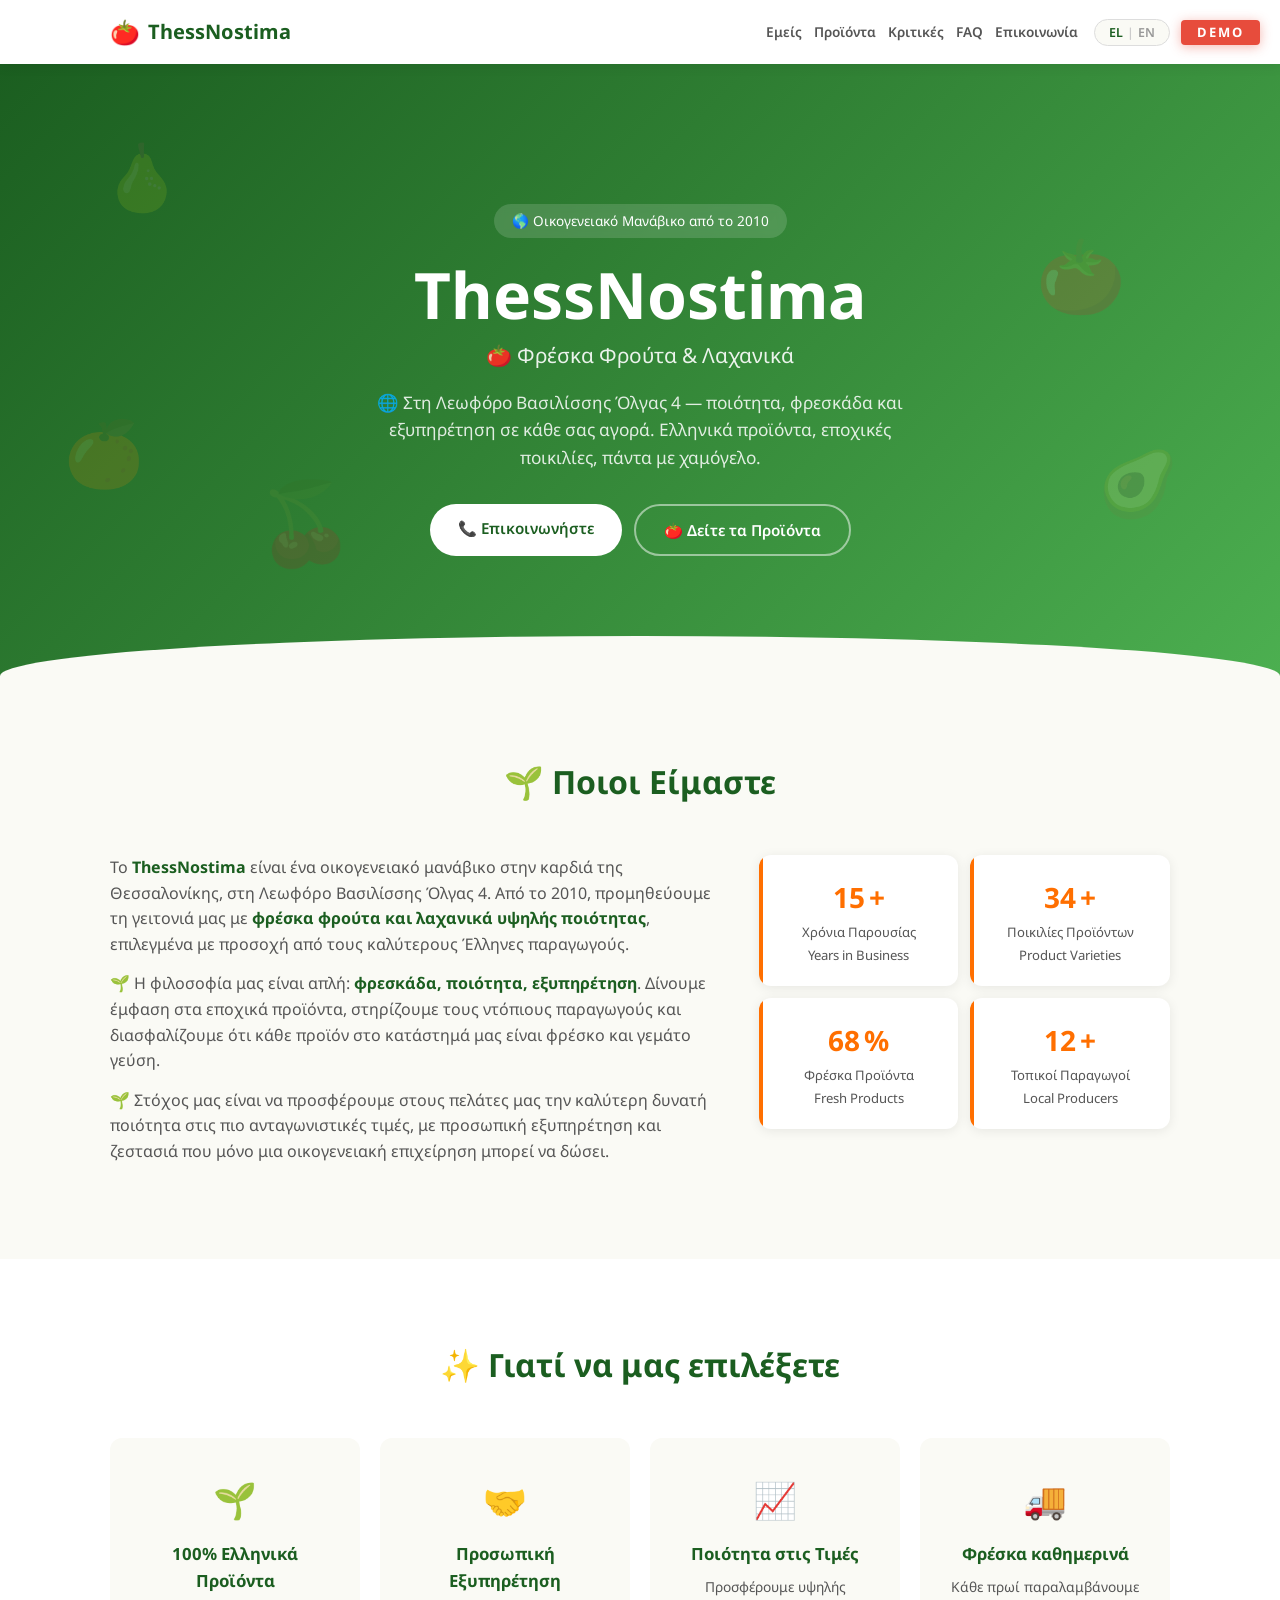
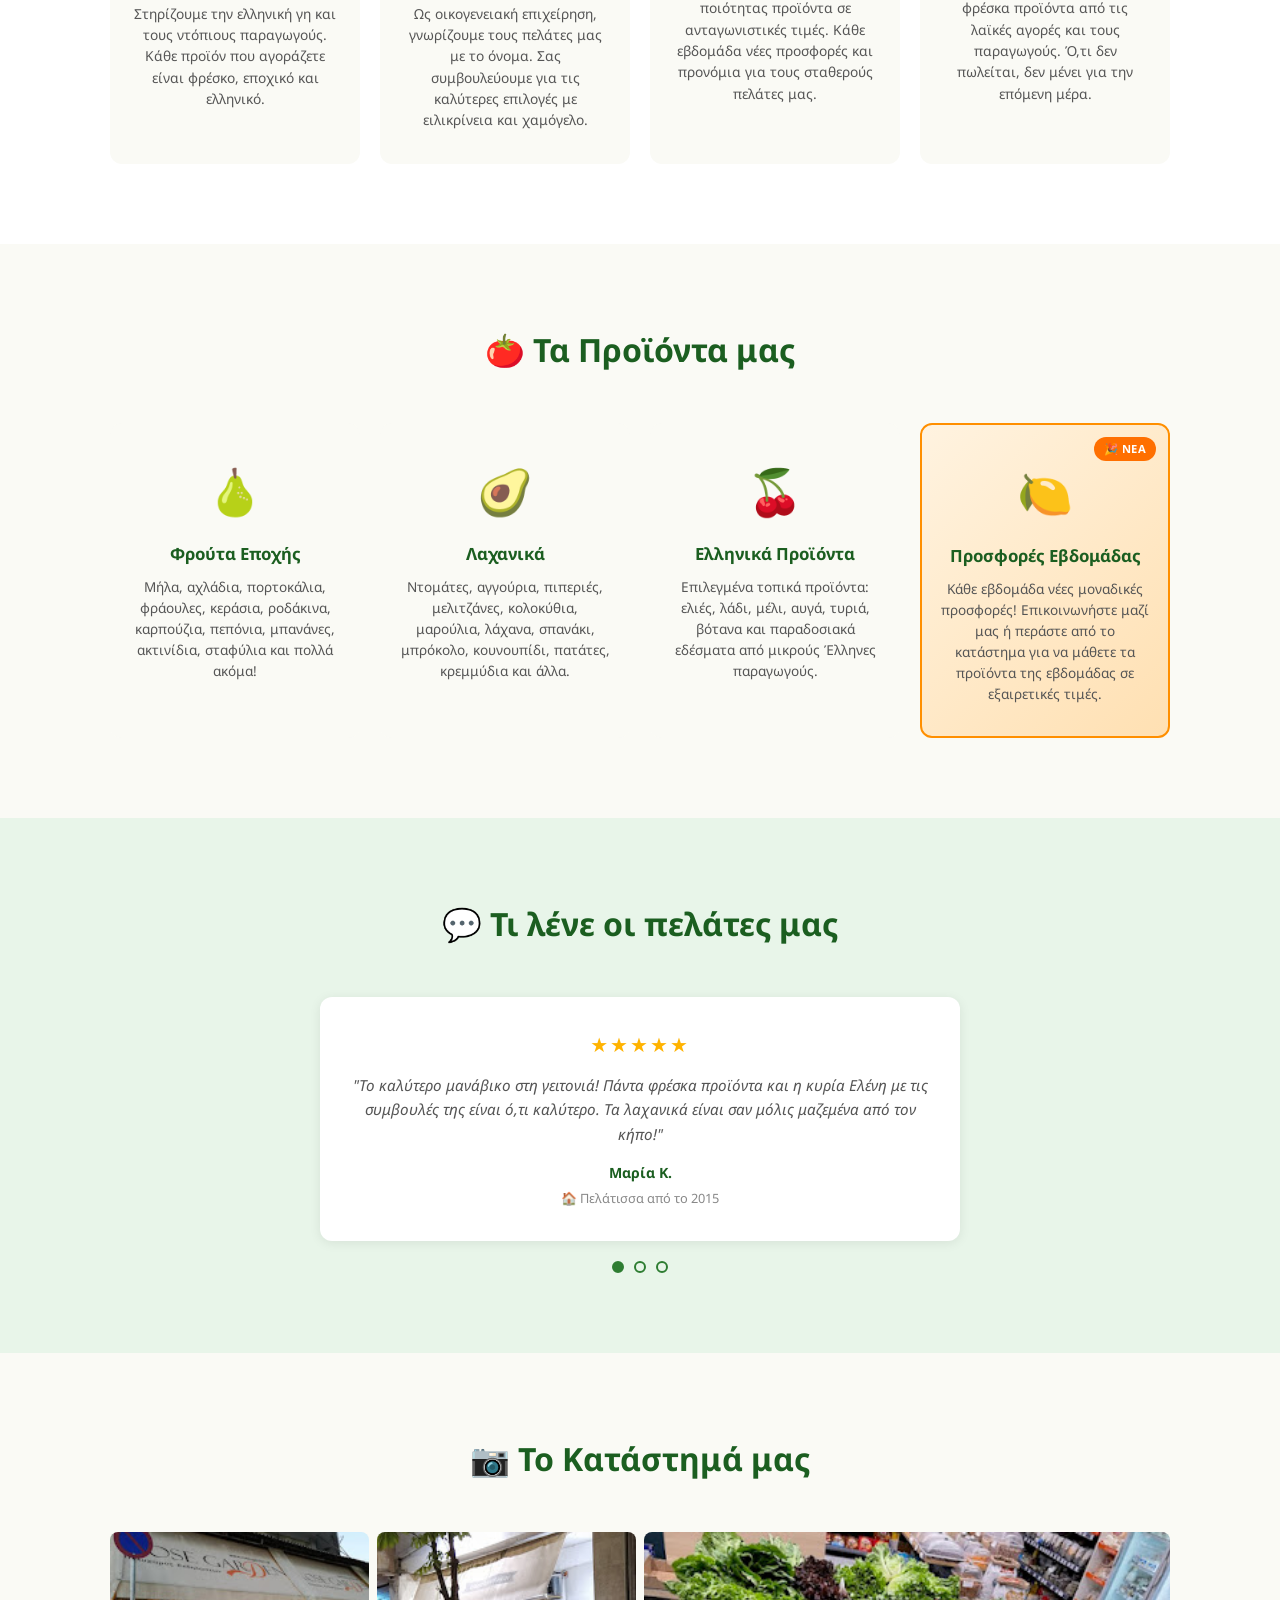
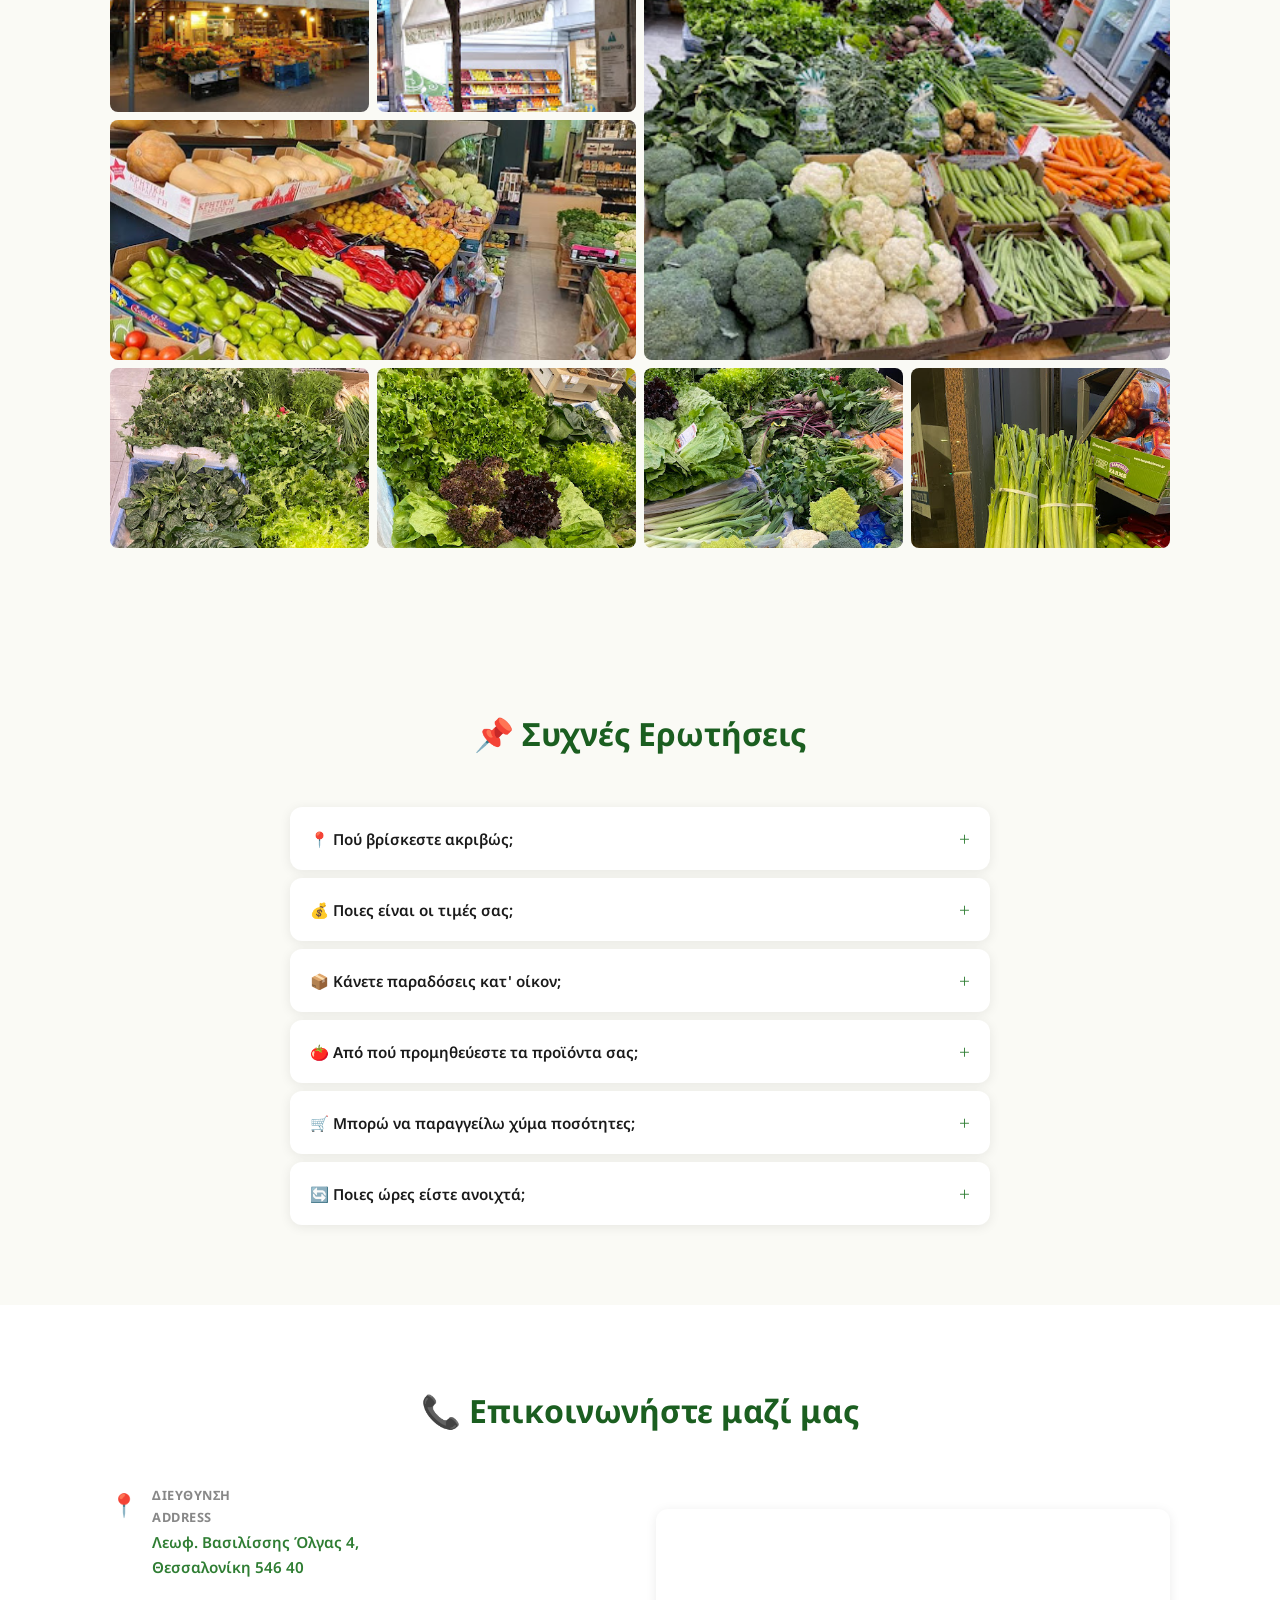
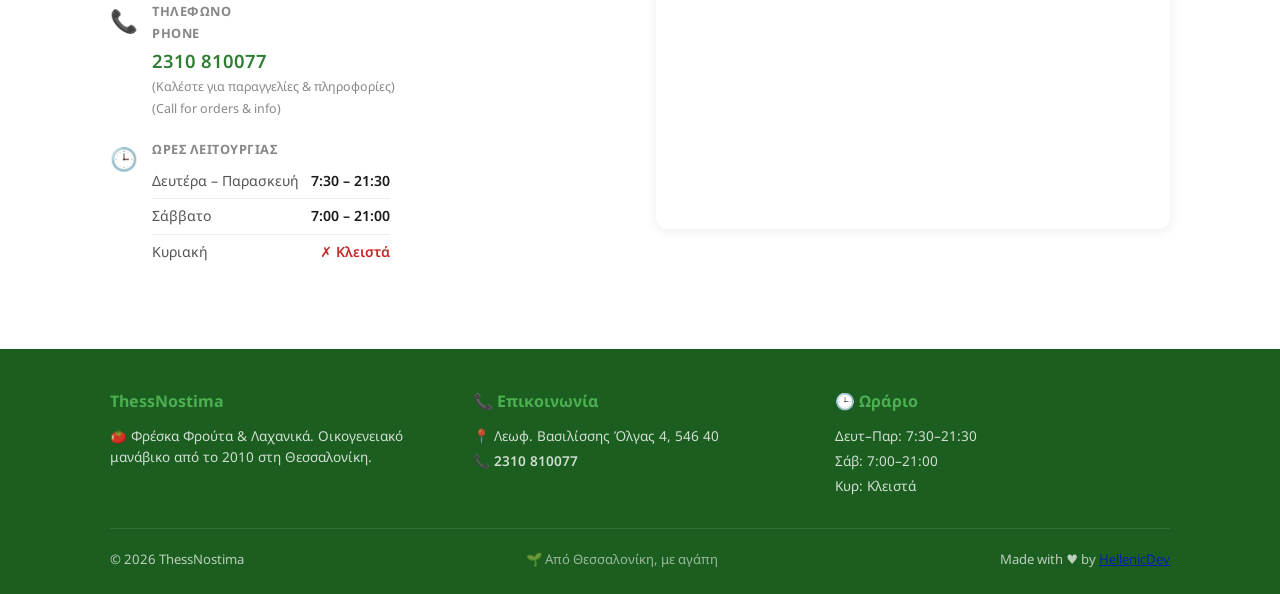
<file: thessnostima/index.html>
<!DOCTYPE html>
<html lang="el">
<head>
<meta charset="UTF-8">
<meta name="viewport" content="width=device-width, initial-scale=1.0">
<title>ThessNostima — Φρέσκα Φρούτα &amp; Λαχανικά στη Θεσσαλονίκη</title>
<meta name="description" content="ThessNostima — Φρέσκα φρούτα και λαχανικά στη Λεωφόρο Βασιλίσσης Όλγας 4, Θεσσαλονίκη. Οικογενειακό μανάβικο με ποιοτικά προϊόντα από Έλληνες παραγωγούς.">
<link rel="preconnect" href="https://fonts.googleapis.com">
<link rel="preconnect" href="https://fonts.gstatic.com" crossorigin>
<link href="https://fonts.googleapis.com/css2?family=Noto+Sans:ital,wght@0,300;0,400;0,600;0,700;1,400&display=swap" rel="stylesheet">
<link rel="stylesheet" href="style.css">
<script id="Cookiebot" src="https://consent.cookiebot.com/uc.js" data-cbid="06e4a97f-2c34-41ed-8ab6-d53b581ff080" async></script>
  <script src="https://hellenicdev.eu/js/consent-analytics.js" data-ga-id="G-9FWQFZME3Z" defer></script>
</head>
<body>

<div class="demo-badge">DEMO</div>

<header class="header" id="header">
  <div class="container header__inner">
    <a href="#" class="logo">
      <span class="logo__icon">&#127813;</span>
      <span class="logo__text">ThessNostima</span>
    </a>
    <nav class="nav">
      <a href="#about" class="nav__link lang-el">Εμείς</a>
      <a href="#about" class="nav__link lang-en">About</a>
      <a href="#products" class="nav__link lang-el">Προϊόντα</a>
      <a href="#products" class="nav__link lang-en">Products</a>
      <a href="#testimonials" class="nav__link lang-el">Κριτικές</a>
      <a href="#testimonials" class="nav__link lang-en">Reviews</a>
      <a href="#faq" class="nav__link lang-el">FAQ</a>
      <a href="#faq" class="nav__link lang-en">FAQ</a>
      <a href="#contact" class="nav__link lang-el">Επικοινωνία</a>
      <a href="#contact" class="nav__link lang-en">Contact</a>
      <button class="lang-toggle" id="langToggle" aria-label="Switch language">
        <span class="lang-toggle__el active">EL</span>
        <span class="lang-toggle__sep">|</span>
        <span class="lang-toggle__en">EN</span>
      </button>
    </nav>
    <button class="menu-toggle" id="menuToggle" aria-label="Menu">
      <span></span><span></span><span></span>
    </button>
  </div>
</header>

<section class="hero">
  <div class="hero__bg">
    <span class="hero__float float-1">&#127824;</span>
    <span class="hero__float float-2">&#127813;</span>
    <span class="hero__float float-3">&#127818;</span>
    <span class="hero__float float-4">&#129361;</span>
    <span class="hero__float float-5">&#127826;</span>
  </div>
  <div class="container hero__inner">
    <span class="hero__badge">
      <span class="lang-el">&#127758; Οικογενειακό Μανάβικο από το 2010</span>
      <span class="lang-en">&#127758; Family Greengrocer Since 2010</span>
    </span>
    <h1>ThessNostima</h1>
    <p class="hero__sub">
      <span class="lang-el">&#127813; Φρέσκα Φρούτα &amp; Λαχανικά</span>
      <span class="lang-en">&#127813; Fresh Fruits &amp; Vegetables</span>
    </p>
    <p class="hero__desc">
      <span class="lang-el">&#127760; Στη Λεωφόρο Βασιλίσσης Όλγας 4 — ποιότητα, φρεσκάδα και εξυπηρέτηση σε κάθε σας αγορά. Ελληνικά προϊόντα, εποχικές ποικιλίες, πάντα με χαμόγελο.</span>
      <span class="lang-en">&#127760; At 4 Vasilissis Olgas Ave — quality, freshness and service in every purchase. Greek products, seasonal varieties, always with a smile.</span>
    </p>
    <div class="hero__actions">
      <a href="#contact" class="btn btn--primary">
        <span class="lang-el">&#128222; Επικοινωνήστε</span>
        <span class="lang-en">&#128222; Contact Us</span>
      </a>
      <a href="#products" class="btn btn--outline">
        <span class="lang-el">&#127813; Δείτε τα Προϊόντα</span>
        <span class="lang-en">&#127813; See Products</span>
      </a>
    </div>
  </div>
</section>

<section class="section about" id="about">
  <div class="container">
    <h2 class="section__title reveal">
      <span class="lang-el">&#127793; Ποιοι Είμαστε</span>
      <span class="lang-en">&#127793; About Us</span>
    </h2>
    <div class="about__grid">
      <div class="about__text reveal">
        <p>
          <span class="lang-el">Το <strong>ThessNostima</strong> είναι ένα οικογενειακό μανάβικο στην καρδιά της Θεσσαλονίκης, στη Λεωφόρο Βασιλίσσης Όλγας 4. Από το 2010, προμηθεύουμε τη γειτονιά μας με <strong>φρέσκα φρούτα και λαχανικά υψηλής ποιότητας</strong>, επιλεγμένα με προσοχή από τους καλύτερους Έλληνες παραγωγούς.</span>
          <span class="lang-en"><strong>ThessNostima</strong> is a family-run greengrocer in the heart of Thessaloniki, at 4 Vasilissis Olgas Ave. Since 2010, we have been supplying our neighborhood with <strong>high-quality fresh fruits and vegetables</strong>, carefully selected from the best Greek producers.</span>
        </p>
        <p>
          <span class="lang-el">&#127793; Η φιλοσοφία μας είναι απλή: <strong>φρεσκάδα, ποιότητα, εξυπηρέτηση</strong>. Δίνουμε έμφαση στα εποχικά προϊόντα, στηρίζουμε τους ντόπιους παραγωγούς και διασφαλίζουμε ότι κάθε προϊόν στο κατάστημά μας είναι φρέσκο και γεμάτο γεύση.</span>
          <span class="lang-en">&#127793; Our philosophy is simple: <strong>freshness, quality, service</strong>. We focus on seasonal products, support local producers, and ensure that every product in our store is fresh and full of flavor.</span>
        </p>
        <p>
          <span class="lang-el">&#127793; Στόχος μας είναι να προσφέρουμε στους πελάτες μας την καλύτερη δυνατή ποιότητα στις πιο ανταγωνιστικές τιμές, με προσωπική εξυπηρέτηση και ζεστασιά που μόνο μια οικογενειακή επιχείρηση μπορεί να δώσει.</span>
          <span class="lang-en">&#127793; Our goal is to offer our customers the best possible quality at the most competitive prices, with personal service and warmth that only a family business can provide.</span>
        </p>
      </div>
      <div class="about__stats reveal">
        <div class="stat">
          <span class="stat__num" data-target="15">0</span>
          <span class="stat__suffix">+</span>
          <span class="stat__label lang-el">Χρόνια Παρουσίας</span>
          <span class="stat__label lang-en">Years in Business</span>
        </div>
        <div class="stat">
          <span class="stat__num" data-target="50">0</span>
          <span class="stat__suffix">+</span>
          <span class="stat__label lang-el">Ποικιλίες Προϊόντων</span>
          <span class="stat__label lang-en">Product Varieties</span>
        </div>
        <div class="stat">
          <span class="stat__num" data-target="100">0</span>
          <span class="stat__suffix">%</span>
          <span class="stat__label lang-el">Φρέσκα Προϊόντα</span>
          <span class="stat__label lang-en">Fresh Products</span>
        </div>
        <div class="stat">
          <span class="stat__num" data-target="12">0</span>
          <span class="stat__suffix">+</span>
          <span class="stat__label lang-el">Τοπικοί Παραγωγοί</span>
          <span class="stat__label lang-en">Local Producers</span>
        </div>
      </div>
    </div>
  </div>
</section>

<section class="section values">
  <div class="container">
    <h2 class="section__title reveal">
      <span class="lang-el">&#10024; Γιατί να μας επιλέξετε</span>
      <span class="lang-en">&#10024; Why Choose Us</span>
    </h2>
    <div class="values__grid">
      <div class="value-card reveal">
        <div class="value-card__icon">&#127793;</div>
        <h3 class="lang-el">100% Ελληνικά Προϊόντα</h3>
        <h3 class="lang-en">100% Greek Products</h3>
        <p class="lang-el">Στηρίζουμε την ελληνική γη και τους ντόπιους παραγωγούς. Κάθε προϊόν που αγοράζετε είναι φρέσκο, εποχικό και ελληνικό.</p>
        <p class="lang-en">We support Greek land and local producers. Every product you buy is fresh, seasonal, and Greek.</p>
      </div>
      <div class="value-card reveal">
        <div class="value-card__icon">&#129309;</div>
        <h3 class="lang-el">Προσωπική Εξυπηρέτηση</h3>
        <h3 class="lang-en">Personal Service</h3>
        <p class="lang-el">Ως οικογενειακή επιχείρηση, γνωρίζουμε τους πελάτες μας με το όνομα. Σας συμβουλεύουμε για τις καλύτερες επιλογές με ειλικρίνεια και χαμόγελο.</p>
        <p class="lang-en">As a family business, we know our customers by name. We advise you on the best choices with honesty and a smile.</p>
      </div>
      <div class="value-card reveal">
        <div class="value-card__icon">&#128200;</div>
        <h3 class="lang-el">Ποιότητα στις Τιμές</h3>
        <h3 class="lang-en">Quality at Fair Prices</h3>
        <p class="lang-el">Προσφέρουμε υψηλής ποιότητας προϊόντα σε ανταγωνιστικές τιμές. Κάθε εβδομάδα νέες προσφορές και προνόμια για τους σταθερούς πελάτες μας.</p>
        <p class="lang-en">We offer high-quality products at competitive prices. New offers every week and perks for our regular customers.</p>
      </div>
      <div class="value-card reveal">
        <div class="value-card__icon">&#128666;</div>
        <h3 class="lang-el">Φρέσκα καθημερινά</h3>
        <h3 class="lang-en">Fresh Daily</h3>
        <p class="lang-el">Κάθε πρωί παραλαμβάνουμε φρέσκα προϊόντα από τις λαϊκές αγορές και τους παραγωγούς. Ό,τι δεν πωλείται, δεν μένει για την επόμενη μέρα.</p>
        <p class="lang-en">Every morning we receive fresh products from the markets and producers. What doesn't sell doesn't stay for the next day.</p>
      </div>
    </div>
  </div>
</section>

<section class="section products" id="products">
  <div class="container">
    <h2 class="section__title reveal">
      <span class="lang-el">&#127813; Τα Προϊόντα μας</span>
      <span class="lang-en">&#127813; Our Products</span>
    </h2>
    <div class="products__grid">
      <div class="product-card reveal">
        <div class="product-card__icon">&#127824;</div>
        <h3 class="lang-el">Φρούτα Εποχής</h3>
        <h3 class="lang-en">Seasonal Fruits</h3>
        <p class="lang-el">Μήλα, αχλάδια, πορτοκάλια, φράουλες, κεράσια, ροδάκινα, καρπούζια, πεπόνια, μπανάνες, ακτινίδια, σταφύλια και πολλά ακόμα!</p>
        <p class="lang-en">Apples, pears, oranges, strawberries, cherries, peaches, watermelons, melons, bananas, kiwis, grapes and many more!</p>
      </div>
      <div class="product-card reveal">
        <div class="product-card__icon">&#129361;</div>
        <h3 class="lang-el">Λαχανικά</h3>
        <h3 class="lang-en">Vegetables</h3>
        <p class="lang-el">Ντομάτες, αγγούρια, πιπεριές, μελιτζάνες, κολοκύθια, μαρούλια, λάχανα, σπανάκι, μπρόκολο, κουνουπίδι, πατάτες, κρεμμύδια και άλλα.</p>
        <p class="lang-en">Tomatoes, cucumbers, peppers, eggplants, zucchini, lettuce, cabbages, spinach, broccoli, cauliflower, potatoes, onions and more.</p>
      </div>
      <div class="product-card reveal">
        <div class="product-card__icon">&#127826;</div>
        <h3 class="lang-el">Ελληνικά Προϊόντα</h3>
        <h3 class="lang-en">Greek Products</h3>
        <p class="lang-el">Επιλεγμένα τοπικά προϊόντα: ελιές, λάδι, μέλι, αυγά, τυριά, βότανα και παραδοσιακά εδέσματα από μικρούς Έλληνες παραγωγούς.</p>
        <p class="lang-en">Selected local products: olives, olive oil, honey, eggs, cheeses, herbs and traditional delicacies from small Greek producers.</p>
      </div>
      <div class="product-card product-card--special reveal">
        <span class="product-card__badge lang-el">&#127881; Νέα</span>
        <span class="product-card__badge lang-en">&#127881; New</span>
        <div class="product-card__icon">&#127819;</div>
        <h3 class="lang-el">Προσφορές Εβδομάδας</h3>
        <h3 class="lang-en">Weekly Offers</h3>
        <p class="lang-el">Κάθε εβδομάδα νέες μοναδικές προσφορές! Επικοινωνήστε μαζί μας ή περάστε από το κατάστημα για να μάθετε τα προϊόντα της εβδομάδας σε εξαιρετικές τιμές.</p>
        <p class="lang-en">New unique offers every week! Contact us or stop by the store to learn about the week's products at great prices.</p>
      </div>
    </div>
  </div>
</section>

<section class="section testimonials" id="testimonials">
  <div class="container">
    <h2 class="section__title reveal">
      <span class="lang-el">&#128172; Τι λένε οι πελάτες μας</span>
      <span class="lang-en">&#128172; What Our Customers Say</span>
    </h2>
    <div class="testimonials__slider" id="testimonialSlider">
      <div class="testimonial-card active">
        <div class="testimonial__stars">&#9733;&#9733;&#9733;&#9733;&#9733;</div>
        <p class="lang-el">"Το καλύτερο μανάβικο στη γειτονιά! Πάντα φρέσκα προϊόντα και η κυρία Ελένη με τις συμβουλές της είναι ό,τι καλύτερο. Τα λαχανικά είναι σαν μόλις μαζεμένα από τον κήπο!"</p>
        <p class="lang-en">"The best greengrocer in the neighborhood! Always fresh products and Mrs. Eleni with her advice is the best. The vegetables are like just picked from the garden!"</p>
        <div class="testimonial__author">
          <strong>Μαρία Κ.</strong>
          <span class="lang-el">&#127968; Πελάτισσα από το 2015</span>
          <span class="lang-en">&#127968; Customer since 2015</span>
        </div>
      </div>
      <div class="testimonial-card">
        <div class="testimonial__stars">&#9733;&#9733;&#9733;&#9733;&#9733;</div>
        <p class="lang-el">"Εξαιρετική ποιότητα φρούτων σε πολύ καλές τιμές. Τα κεράσια και τα ροδάκινα είναι καταπληκτικά κάθε χρόνο. Προτείνω ανεπιφύλακτα!"</p>
        <p class="lang-en">"Excellent quality fruits at very good prices. The cherries and peaches are amazing every year. Highly recommend!"</p>
        <div class="testimonial__author">
          <strong>Γιώργος Π.</strong>
          <span class="lang-el">&#127968; Πελάτης από το 2018</span>
          <span class="lang-en">&#127968; Customer since 2018</span>
        </div>
      </div>
      <div class="testimonial-card">
        <div class="testimonial__stars">&#9733;&#9733;&#9733;&#9733;&#9733;</div>
        <p class="lang-el">"Από τότε που ανακάλυψα το ThessNostima, κάνω όλα μου τα ψώνια εδώ. Φρέσκα λαχανικά, υπέροχα φρούτα και πάντα με καλή διάθεση. Το συστήνω σε όλους!"</p>
        <p class="lang-en">"Ever since I discovered ThessNostima, I do all my shopping here. Fresh vegetables, wonderful fruits and always with good mood. I recommend it to everyone!"</p>
        <div class="testimonial__author">
          <strong>Σοφία Δ.</strong>
          <span class="lang-el">&#127968; Πελάτισσα από το 2020</span>
          <span class="lang-en">&#127968; Customer since 2020</span>
        </div>
      </div>
      <div class="testimonial__controls">
        <button class="testimonial__dot active" data-index="0"></button>
        <button class="testimonial__dot" data-index="1"></button>
        <button class="testimonial__dot" data-index="2"></button>
      </div>
    </div>
  </div>
</section>

<section class="section gallery">
  <div class="container">
    <h2 class="section__title reveal">
      <span class="lang-el">&#128247; Το Κατάστημά μας</span>
      <span class="lang-en">&#128247; Our Shop</span>
    </h2>
    <div class="gallery__grid reveal">
      <a href="images/photo1.jpg" class="gallery__item" data-lightbox>
        <img src="images/photo1.jpg" alt="ThessNostima shop" loading="lazy">
      </a>
      <a href="images/photo2.jpg" class="gallery__item" data-lightbox>
        <img src="images/photo2.jpg" alt="ThessNostima fruits" loading="lazy">
      </a>
      <a href="images/photo3.jpg" class="gallery__item gallery__item--wide" data-lightbox>
        <img src="images/photo3.jpg" alt="ThessNostima display" loading="lazy">
      </a>
      <a href="images/photo4.jpg" class="gallery__item gallery__item--wide" data-lightbox>
        <img src="images/photo4.jpg" alt="ThessNostima products" loading="lazy">
      </a>
      <a href="images/photo5.jpg" class="gallery__item" data-lightbox>
        <img src="images/photo5.jpg" alt="ThessNostima vegetables" loading="lazy">
      </a>
      <a href="images/photo6.jpg" class="gallery__item" data-lightbox>
        <img src="images/photo6.jpg" alt="ThessNostima produce" loading="lazy">
      </a>
      <a href="images/photo7.jpg" class="gallery__item" data-lightbox>
        <img src="images/photo7.jpg" alt="ThessNostima - fresh" loading="lazy">
      </a>
      <a href="images/photo8.jpg" class="gallery__item" data-lightbox>
        <img src="images/photo8.jpg" alt="ThessNostima - variety" loading="lazy">
      </a>
    </div>
  </div>
</section>

<section class="section faq" id="faq">
  <div class="container">
    <h2 class="section__title reveal">
      <span class="lang-el">&#128204; Συχνές Ερωτήσεις</span>
      <span class="lang-en">&#128204; FAQ</span>
    </h2>
    <div class="faq__list reveal">
      <div class="faq__item">
        <button class="faq__question" aria-expanded="false">
          <span class="lang-el">&#128205; Πού βρίσκεστε ακριβώς;</span>
          <span class="lang-en">&#128205; Where exactly are you located?</span>
          <span class="faq__icon">+</span>
        </button>
        <div class="faq__answer">
          <p class="lang-el">Βρισκόμαστε στη Λεωφόρο Βασιλίσσης Όλγας 4, στη Θεσσαλονίκη, κοντά στη στάση "Φάληρο". Είμαστε εύκολα προσβάσιμοι με λεωφορείο (γραμμές 5, 6, 33, 39) και υπάρχει δωρεάν parking στην περιοχή.</p>
          <p class="lang-en">We are located at 4 Vasilissis Olgas Ave, Thessaloniki, near the "Faliro" stop. We are easily accessible by bus (lines 5, 6, 33, 39) and there is free parking in the area.</p>
        </div>
      </div>
      <div class="faq__item">
        <button class="faq__question" aria-expanded="false">
          <span class="lang-el">&#128176; Ποιες είναι οι τιμές σας;</span>
          <span class="lang-en">&#128176; What are your prices?</span>
          <span class="faq__icon">+</span>
        </button>
        <div class="faq__answer">
          <p class="lang-el">Οι τιμές μας είναι ανταγωνιστικές και ανανεώνονται καθημερινά βάσει της αγοράς. Προσφέρουμε εξαιρετική σχέση ποιότητας-τιμής, με ειδικές προσφορές κάθε εβδομάδα. Περάστε από το κατάστημα για να δείτε τις τρέχουσες τιμές!</p>
          <p class="lang-en">Our prices are competitive and updated daily based on the market. We offer excellent value for money, with special offers every week. Stop by the store to see current prices!</p>
        </div>
      </div>
      <div class="faq__item">
        <button class="faq__question" aria-expanded="false">
          <span class="lang-el">&#128230; Κάνετε παραδόσεις κατ' οίκον;</span>
          <span class="lang-en">&#128230; Do you offer home delivery?</span>
          <span class="faq__icon">+</span>
        </button>
        <div class="faq__answer">
          <p class="lang-el">Ναι, πραγματοποιούμε παραδόσεις κατ' οίκον για παραγγελίες άνω των 15€ στην ευρύτερη περιοχή της Θεσσαλονίκης. Επικοινωνήστε μαζί μας τηλεφωνικά στο 2310 810077 για να κανονίσετε την παράδοση.</p>
          <p class="lang-en">Yes, we offer home delivery for orders over 15€ in the greater Thessaloniki area. Contact us by phone at 2310 810077 to arrange delivery.</p>
        </div>
      </div>
      <div class="faq__item">
        <button class="faq__question" aria-expanded="false">
          <span class="lang-el">&#127813; Από πού προμηθεύεστε τα προϊόντα σας;</span>
          <span class="lang-en">&#127813; Where do you source your products?</span>
          <span class="faq__icon">+</span>
        </button>
        <div class="faq__answer">
          <p class="lang-el">Προμηθευόμαστε τα προϊόντα μας απευθείας από τη Λαχαναγορά Θεσσαλονίκης και από τοπικούς παραγωγούς από όλη την Κεντρική Μακεδονία. Δίνουμε προτεραιότητα σε ελληνικά προϊόντα και στηρίζουμε μικρούς παραγωγούς.</p>
          <p class="lang-en">We source our products directly from the Thessaloniki Central Market and from local producers throughout Central Macedonia. We prioritize Greek products and support small producers.</p>
        </div>
      </div>
      <div class="faq__item">
        <button class="faq__question" aria-expanded="false">
          <span class="lang-el">&#128722; Μπορώ να παραγγείλω χύμα ποσότητες;</span>
          <span class="lang-en">&#128722; Can I order bulk quantities?</span>
          <span class="faq__icon">+</span>
        </button>
        <div class="faq__answer">
          <p class="lang-el">Βεβαίως! Εξυπηρετούμε και επαγγελματίες (εστιατόρια, catering, ξενοδοχεία) με χονδρικές τιμές. Επικοινωνήστε μαζί μας για προσφορά.</p>
          <p class="lang-en">Of course! We also serve professionals (restaurants, catering, hotels) at wholesale prices. Contact us for a quote.</p>
        </div>
      </div>
      <div class="faq__item">
        <button class="faq__question" aria-expanded="false">
          <span class="lang-el">&#128260; Ποιες ώρες είστε ανοιχτά;</span>
          <span class="lang-en">&#128260; What are your opening hours?</span>
          <span class="faq__icon">+</span>
        </button>
        <div class="faq__answer">
          <p class="lang-el">Είμαστε ανοιχτά Δευτέρα έως Παρασκευή από 7:30 έως 21:30 και το Σάββατο από 7:00 έως 21:00. Την Κυριακή είμαστε κλειστά.</p>
          <p class="lang-en">We are open Monday to Friday from 7:30 to 21:30 and Saturday from 7:00 to 21:00. Closed on Sunday.</p>
        </div>
      </div>
    </div>
  </div>
</section>

<section class="section contact" id="contact">
  <div class="container">
    <h2 class="section__title reveal">
      <span class="lang-el">&#128222; Επικοινωνήστε μαζί μας</span>
      <span class="lang-en">&#128222; Get in Touch</span>
    </h2>
    <div class="contact__grid">
      <div class="contact__info reveal">
        <div class="contact__item">
          <span class="contact__icon">&#128205;</span>
          <div>
            <strong class="lang-el">Διεύθυνση</strong>
            <strong class="lang-en">Address</strong>
            <a href="https://maps.google.com/?q=ThessNostima,+Leof.+Vasilissis+Olgas+4,+Thessaloniki+546+40" target="_blank" rel="noopener" class="contact__link">
              Λεωφ. Βασιλίσσης Όλγας 4,<br>
              Θεσσαλονίκη 546 40
            </a>
          </div>
        </div>
        <div class="contact__item">
          <span class="contact__icon">&#128222;</span>
          <div>
            <strong class="lang-el">Τηλέφωνο</strong>
            <strong class="lang-en">Phone</strong>
            <a href="tel:+302310810077" class="contact__link contact__phone">2310 810077</a>
            <span class="contact__hint lang-el">(Καλέστε για παραγγελίες &amp; πληροφορίες)</span>
            <span class="contact__hint lang-en">(Call for orders &amp; info)</span>
          </div>
        </div>
        <div class="contact__item">
          <span class="contact__icon">&#128338;</span>
          <div>
            <strong>
              <span class="lang-el">Ώρες Λειτουργίας</span>
              <span class="lang-en">Opening Hours</span>
            </strong>
            <ul class="hours">
              <li>
                <span class="hours__day">
                  <span class="lang-el">Δευτέρα – Παρασκευή</span>
                  <span class="lang-en">Monday – Friday</span>
                </span>
                <span class="hours__time">7:30 – 21:30</span>
              </li>
              <li>
                <span class="hours__day">
                  <span class="lang-el">Σάββατο</span>
                  <span class="lang-en">Saturday</span>
                </span>
                <span class="hours__time">7:00 – 21:00</span>
              </li>
              <li class="hours__closed">
                <span class="hours__day">
                  <span class="lang-el">Κυριακή</span>
                  <span class="lang-en">Sunday</span>
                </span>
                <span class="hours__time">&#10007; <span class="lang-el">Κλειστά</span><span class="lang-en">Closed</span></span>
              </li>
            </ul>
          </div>
        </div>
      </div>
      <div class="contact__map-wrap reveal">
        <iframe
          src="https://www.google.com/maps/embed?pb=!1m18!1m12!1m3!1d400.577927303993!2d22.9544408!3d40.6173028!2m3!1f0!2f0!3f0!3m2!1i1024!2i768!4f13.1!3m3!1m2!1s0x14a8399b55037157%3A0xec17d54335f59758!2sThessNostima!5e1!3m2!1sen!2sgr!4v1698000000000"
          width="100%"
          height="320"
          style="border:0;border-radius:12px;"
          allowfullscreen=""
          loading="lazy"
          referrerpolicy="no-referrer-when-downgrade"
          title="ThessNostima location">
        </iframe>
      </div>
    </div>
  </div>
</section>


<footer class="footer">
  <div class="container footer__inner">
    <div class="footer__grid">
      <div class="footer__col">
        <h4>ThessNostima</h4>
        <p class="lang-el">&#127813; Φρέσκα Φρούτα &amp; Λαχανικά. Οικογενειακό μανάβικο από το 2010 στη Θεσσαλονίκη.</p>
        <p class="lang-en">&#127813; Fresh Fruits &amp; Vegetables. Family greengrocer since 2010 in Thessaloniki.</p>
      </div>
      <div class="footer__col">
        <h4>
          <span class="lang-el">&#128222; Επικοινωνία</span>
          <span class="lang-en">&#128222; Contact</span>
        </h4>
        <p>&#128205; Λεωφ. Βασιλίσσης Όλγας 4, 546 40</p>
        <p>&#128222; <a href="tel:+302310810077">2310 810077</a></p>
      </div>
      <div class="footer__col">
        <h4>
          <span class="lang-el">&#128338; Ωράριο</span>
          <span class="lang-en">&#128338; Hours</span>
        </h4>
        <p class="lang-el">Δευτ–Παρ: 7:30–21:30</p>
        <p class="lang-en">Mon–Fri: 7:30–21:30</p>
        <p class="lang-el">Σάβ: 7:00–21:00</p>
        <p class="lang-en">Sat: 7:00–21:00</p>
        <p class="lang-el">Κυρ: Κλειστά</p>
        <p class="lang-en">Sun: Closed</p>
      </div>
    </div>
    <div class="footer__bottom">
      <p>&copy; 2026 ThessNostima</p>
      <p class="footer__made">
        <span class="lang-el">&#127793; Από Θεσσαλονίκη, με αγάπη</span>
        <span class="lang-en">&#127793; From Thessaloniki, with love</span>
      </p>
      <p class="footer-credit">Made with <span class="heart">&hearts;</span> by <a href="https://hellenicdev.github.io?utm_source=clients&amp;utm_medium=referral&amp;utm_term=thessnostima" target="_blank" rel="noopener">HellenicDev</a></p>
    </div>
  </div>
</footer>

<button class="back-to-top" id="backToTop" aria-label="Back to top">&#8593;</button>

<div class="lightbox" id="lightbox">
  <button class="lightbox__close">&times;</button>
  <button class="lightbox__nav lightbox__prev">&#8249;</button>
  <img class="lightbox__img" alt="">
  <button class="lightbox__nav lightbox__next">&#8250;</button>
</div>

<script src="script.js"></script>
</body>
</html>
</file>
<file: encore/css/style.css>
*,
*::before,
*::after {
  margin: 0;
  padding: 0;
  box-sizing: border-box;
}

:root {
  --navy: #0a1628;
  --navy-light: #1a3a5c;
  --deep-blue: #0d2137;
  --sand: #e8d5b7;
  --sand-light: #f8f4ef;
  --sunset: #e07a5f;
  --sunset-hover: #c96a4f;
  --sunset-glow: rgba(224, 122, 95, 0.3);
  --turquoise: #4ecdc4;
  --white: #ffffff;
  --off-white: #fdfcfa;
  --text: #2d2d2d;
  --text-light: #6b7280;
  --gold: #c9a96e;
  --shadow: 0 4px 20px rgba(0, 0, 0, 0.1);
  --shadow-lg: 0 10px 40px rgba(0, 0, 0, 0.2);
  --shadow-xl: 0 20px 60px rgba(0, 0, 0, 0.3);
  --transition: 0.3s cubic-bezier(0.4, 0, 0.2, 1);
  --bounce: 0.5s cubic-bezier(0.68, -0.55, 0.265, 1.55);
  --font-heading: 'Playfair Display', serif;
  --font-body: 'Inter', -apple-system, sans-serif;
  --max-width: 1200px;
  --nav-height: 70px;
}

html {
  scroll-behavior: smooth;
}

body {
  font-family: var(--font-body);
  color: var(--text);
  background: var(--white);
  line-height: 1.6;
  overflow-x: hidden;
}

img {
  max-width: 100%;
  height: auto;
  display: block;
}

a {
  text-decoration: none;
  color: inherit;
}

::selection {
  background: var(--sunset);
  color: var(--white);
}

.container {
  width: 100%;
  max-width: var(--max-width);
  margin: 0 auto;
  padding: 0 24px;
}

.section {
  padding: 120px 0;
  position: relative;
}

.section-title {
  font-family: var(--font-heading);
  font-size: 2.8rem;
  text-align: center;
  margin-bottom: 0.5rem;
  color: var(--navy);
  letter-spacing: -0.5px;
}

.section-subtitle {
  text-align: center;
  color: var(--text-light);
  font-size: 1.05rem;
  margin-bottom: 4rem;
  max-width: 600px;
  margin-left: auto;
  margin-right: auto;
  font-weight: 300;
}

/* ===== Loading Screen ===== */
.loading-screen {
  position: fixed;
  inset: 0;
  z-index: 9999;
  background: var(--navy);
  display: flex;
  align-items: center;
  justify-content: center;
  transition: opacity 0.6s ease, visibility 0.6s ease;
}

.loading-screen.hidden {
  opacity: 0;
  visibility: hidden;
  pointer-events: none;
}

.loading-content {
  text-align: center;
}

.loading-title {
  font-family: var(--font-heading);
  font-size: 2.5rem;
  color: var(--white);
  letter-spacing: 4px;
  margin-bottom: 1.5rem;
  animation: pulse 1.5s ease-in-out infinite;
}

@keyframes pulse {
  0%, 100% { opacity: 1; }
  50% { opacity: 0.5; }
}

.loading-bar {
  width: 200px;
  height: 2px;
  background: rgba(255, 255, 255, 0.1);
  border-radius: 2px;
  overflow: hidden;
  margin: 0 auto;
}

.loading-bar-fill {
  height: 100%;
  width: 0%;
  background: var(--sunset);
  border-radius: 2px;
  transition: width 0.3s ease;
}

/* ===== Navigation ===== */
nav {
  position: fixed;
  top: 0;
  left: 0;
  right: 0;
  z-index: 1000;
  height: var(--nav-height);
  display: flex;
  align-items: center;
  justify-content: space-between;
  padding: 0 40px;
  transition: background var(--transition), box-shadow var(--transition), transform var(--transition);
}

nav.scrolled {
  background: rgba(10, 22, 40, 0.92);
  backdrop-filter: blur(20px);
  -webkit-backdrop-filter: blur(20px);
  box-shadow: 0 2px 20px rgba(0, 0, 0, 0.3);
}

nav.hidden-nav {
  transform: translateY(-100%);
}

.nav-logo {
  font-family: var(--font-heading);
  font-size: 1.7rem;
  color: var(--white);
  letter-spacing: 2px;
  font-weight: 700;
  position: relative;
}

.nav-logo::after {
  content: 'BEACH BAR';
  display: block;
  font-size: 0.55rem;
  font-family: var(--font-body);
  font-weight: 400;
  color: var(--gold);
  letter-spacing: 5px;
  margin-top: -2px;
}

.nav-links {
  display: flex;
  gap: 35px;
  list-style: none;
  align-items: center;
}

.nav-links a {
  color: rgba(255, 255, 255, 0.8);
  font-size: 0.8rem;
  font-weight: 500;
  letter-spacing: 1.5px;
  text-transform: uppercase;
  transition: color var(--transition);
  position: relative;
  padding: 4px 0;
}

.nav-links a::after {
  content: '';
  position: absolute;
  bottom: -2px;
  left: 0;
  width: 0;
  height: 2px;
  background: var(--sunset);
  transition: width var(--transition);
  border-radius: 1px;
}

.nav-links a:hover,
.nav-links a.active {
  color: var(--white);
}

.nav-links a:hover::after,
.nav-links a.active::after {
  width: 100%;
}

.nav-right {
  display: flex;
  align-items: center;
  gap: 15px;
}

.lang-btn {
  background: none;
  border: 1px solid rgba(255, 255, 255, 0.25);
  color: var(--white);
  padding: 6px 16px;
  font-size: 0.75rem;
  font-weight: 600;
  cursor: pointer;
  border-radius: 20px;
  transition: all var(--transition);
  letter-spacing: 1px;
  font-family: var(--font-body);
}

.lang-btn:hover {
  border-color: var(--sunset);
  background: var(--sunset);
  color: var(--white);
}

.menu-toggle {
  display: none;
  background: none;
  border: none;
  color: var(--white);
  font-size: 1.5rem;
  cursor: pointer;
  padding: 8px;
  transition: opacity var(--transition);
}

.menu-toggle:hover {
  opacity: 0.7;
}

/* ===== Hero ===== */
.hero {
  position: relative;
  height: 100vh;
  min-height: 650px;
  display: flex;
  align-items: center;
  justify-content: center;
  text-align: center;
  color: var(--white);
  overflow: hidden;
}

.hero-overlay {
  position: absolute;
  inset: 0;
  z-index: 1;
  background: linear-gradient(
    135deg,
    rgba(10, 22, 40, 0.65) 0%,
    rgba(10, 22, 40, 0.25) 40%,
    rgba(10, 22, 40, 0.6) 100%
  );
}

.hero-bg {
  position: absolute;
  inset: -20px;
  background-size: cover;
  background-position: center;
  background-repeat: no-repeat;
  will-change: transform;
}

.hero-particles {
  position: absolute;
  inset: 0;
  z-index: 2;
  overflow: hidden;
  pointer-events: none;
}

.particle {
  position: absolute;
  width: 4px;
  height: 4px;
  background: var(--gold);
  border-radius: 50%;
  opacity: 0;
  animation: float 6s ease-in-out infinite;
}

@keyframes float {
  0% {
    transform: translateY(100vh) rotate(0deg);
    opacity: 0;
  }
  10% { opacity: 0.6; }
  90% { opacity: 0.6; }
  100% {
    transform: translateY(-100px) rotate(720deg);
    opacity: 0;
  }
}

.hero-content {
  position: relative;
  z-index: 3;
  padding: 20px;
  max-width: 850px;
}

.hero-content h1 {
  font-family: var(--font-heading);
  font-size: 5rem;
  font-weight: 700;
  letter-spacing: 4px;
  margin-bottom: 0.2rem;
  text-shadow: 0 2px 30px rgba(0, 0, 0, 0.4);
  opacity: 0;
  transform: translateY(40px);
  animation: heroTitleIn 1s 0.5s ease forwards;
}

@keyframes heroTitleIn {
  to {
    opacity: 1;
    transform: translateY(0);
  }
}

.hero-content .hero-sub {
  font-size: 1.1rem;
  color: var(--gold);
  letter-spacing: 8px;
  text-transform: uppercase;
  font-weight: 300;
  margin-bottom: 1rem;
  text-shadow: 0 2px 10px rgba(0, 0, 0, 0.3);
  opacity: 0;
  animation: fadeUp 0.8s 0.8s ease forwards;
}

.hero-content .hero-desc {
  font-size: 1.1rem;
  color: rgba(255, 255, 255, 0.9);
  max-width: 550px;
  margin: 0 auto 2.5rem;
  font-weight: 300;
  line-height: 1.7;
  opacity: 0;
  animation: fadeUp 0.8s 1.1s ease forwards;
}

.hero-btn {
  display: inline-block;
  padding: 16px 45px;
  background: var(--sunset);
  color: var(--white);
  font-size: 0.8rem;
  font-weight: 600;
  letter-spacing: 2px;
  text-transform: uppercase;
  border-radius: 30px;
  transition: all var(--transition);
  border: none;
  cursor: pointer;
  font-family: var(--font-body);
  position: relative;
  overflow: hidden;
  opacity: 0;
  animation: fadeUp 0.8s 1.4s ease forwards;
}

.hero-btn::before {
  content: '';
  position: absolute;
  inset: 0;
  background: linear-gradient(135deg, transparent, rgba(255,255,255,0.15));
  transform: translateX(-100%);
  transition: transform 0.4s ease;
}

.hero-btn:hover::before {
  transform: translateX(0);
}

.hero-btn:hover {
  background: var(--sunset-hover);
  transform: translateY(-3px);
  box-shadow: 0 15px 35px rgba(224, 122, 95, 0.4);
}

@keyframes fadeUp {
  from {
    opacity: 0;
    transform: translateY(30px);
  }
  to {
    opacity: 1;
    transform: translateY(0);
  }
}

.scroll-indicator {
  position: absolute;
  bottom: 35px;
  left: 50%;
  transform: translateX(-50%);
  z-index: 3;
  display: flex;
  flex-direction: column;
  align-items: center;
  gap: 8px;
  color: rgba(255, 255, 255, 0.5);
  font-size: 0.7rem;
  letter-spacing: 2px;
  text-transform: uppercase;
  animation: fadeUp 0.8s 2s ease forwards;
  opacity: 0;
}

.scroll-indicator .mouse {
  width: 24px;
  height: 38px;
  border: 2px solid rgba(255, 255, 255, 0.4);
  border-radius: 12px;
  position: relative;
}

.scroll-indicator .mouse::before {
  content: '';
  position: absolute;
  top: 6px;
  left: 50%;
  transform: translateX(-50%);
  width: 3px;
  height: 8px;
  background: var(--white);
  border-radius: 2px;
  animation: scrollWheel 2s ease-in-out infinite;
}

@keyframes scrollWheel {
  0%, 100% { transform: translateX(-50%) translateY(0); opacity: 1; }
  50% { transform: translateX(-50%) translateY(8px); opacity: 0.3; }
}

/* ===== About ===== */
.about {
  background: var(--off-white);
  position: relative;
}

.about::before {
  content: '';
  position: absolute;
  top: -2px;
  left: 0;
  right: 0;
  height: 60px;
  background: linear-gradient(to bottom, var(--navy), transparent);
  opacity: 0.05;
}

.about-grid {
  display: grid;
  grid-template-columns: 1fr 1fr;
  gap: 60px;
  align-items: center;
}

.about-image {
  border-radius: 16px;
  overflow: hidden;
  box-shadow: var(--shadow-xl);
  height: 520px;
  position: relative;
}

.about-image::before {
  content: '';
  position: absolute;
  inset: 0;
  background: linear-gradient(to top, rgba(10,22,40,0.2), transparent);
  z-index: 1;
}

.about-image img {
  width: 100%;
  height: 100%;
  object-fit: cover;
  transition: transform 0.8s ease;
}

.about-image:hover img {
  transform: scale(1.06);
}

.about-text h3 {
  font-family: var(--font-heading);
  font-size: 2rem;
  color: var(--navy);
  margin-bottom: 1.2rem;
  position: relative;
  display: inline-block;
}

.about-text h3::after {
  content: '';
  position: absolute;
  bottom: -4px;
  left: 0;
  width: 40px;
  height: 3px;
  background: var(--sunset);
  border-radius: 2px;
}

.about-text p {
  color: var(--text);
  font-size: 0.98rem;
  line-height: 1.8;
  margin-bottom: 1rem;
}

.about-stats {
  display: grid;
  grid-template-columns: repeat(3, 1fr);
  gap: 20px;
  margin-top: 2rem;
  padding-top: 2rem;
  border-top: 1px solid rgba(0,0,0,0.06);
}

.stat-item {
  text-align: center;
}

.stat-number {
  font-family: var(--font-heading);
  font-size: 2.2rem;
  font-weight: 700;
  color: var(--sunset);
  line-height: 1;
}

.stat-label {
  font-size: 0.8rem;
  color: var(--text-light);
  margin-top: 6px;
  text-transform: uppercase;
  letter-spacing: 1px;
}

/* ===== Menu ===== */
.menu {
  background: var(--white);
  position: relative;
}

.menu-tabs {
  display: flex;
  gap: 10px;
  overflow-x: auto;
  padding: 0 0 30px;
  scrollbar-width: none;
  -ms-overflow-style: none;
  justify-content: center;
  flex-wrap: wrap;
}

.menu-tabs::-webkit-scrollbar {
  display: none;
}

.menu-tab {
  display: flex;
  align-items: center;
  gap: 8px;
  padding: 10px 22px;
  background: var(--off-white);
  border: 1px solid rgba(0, 0, 0, 0.06);
  border-radius: 30px;
  cursor: pointer;
  white-space: nowrap;
  font-family: var(--font-body);
  font-size: 0.85rem;
  font-weight: 500;
  color: var(--text);
  transition: all var(--transition);
}

.menu-tab:hover {
  border-color: var(--sunset);
  background: rgba(224, 122, 95, 0.06);
}

.menu-tab.active {
  background: var(--sunset);
  color: var(--white);
  border-color: var(--sunset);
  box-shadow: 0 4px 15px var(--sunset-glow);
}

.menu-tab .tab-icon {
  font-size: 1.1rem;
}

.menu-content-area {
  position: relative;
  min-height: 200px;
}

.menu-items-grid {
  display: grid;
  grid-template-columns: 1fr 1fr;
  gap: 12px;
  animation: menuFadeIn 0.35s ease;
}

@keyframes menuFadeIn {
  from { opacity: 0; transform: translateY(10px); }
  to { opacity: 1; transform: translateY(0); }
}

.menu-item-card {
  display: flex;
  justify-content: space-between;
  align-items: center;
  padding: 16px 20px;
  background: var(--off-white);
  border-radius: 12px;
  border: 1px solid rgba(0, 0, 0, 0.04);
  transition: all var(--transition);
}

.menu-item-card:hover {
  border-color: rgba(224, 122, 95, 0.2);
  box-shadow: var(--shadow);
  transform: translateY(-2px);
}

.menu-item-card .item-name {
  font-size: 0.95rem;
  font-weight: 500;
  color: var(--text);
}

.menu-item-card .item-desc {
  font-size: 0.78rem;
  color: var(--text-light);
  margin-top: 3px;
  font-weight: 300;
}

.menu-item-card .item-price {
  font-size: 0.95rem;
  font-weight: 600;
  color: var(--sunset);
  padding: 4px 14px;
  background: rgba(224, 122, 95, 0.08);
  border-radius: 20px;
  white-space: nowrap;
  margin-left: 16px;
}

@media (max-width: 768px) {
  .menu-tabs {
    justify-content: flex-start;
    flex-wrap: nowrap;
    padding-bottom: 20px;
  }

  .menu-tab {
    padding: 8px 16px;
    font-size: 0.8rem;
    flex-shrink: 0;
  }

  .menu-items-grid {
    grid-template-columns: 1fr;
  }
}

/* ===== Gallery ===== */
.gallery {
  background: var(--navy);
  position: relative;
}

.gallery .section-title {
  color: var(--white);
}

.gallery .section-subtitle {
  color: rgba(255, 255, 255, 0.5);
}

.gallery-grid {
  display: grid;
  grid-template-columns: repeat(4, 1fr);
  gap: 8px;
  padding: 0 8px;
}

.gallery-item {
  position: relative;
  border-radius: 10px;
  overflow: hidden;
  cursor: pointer;
  height: 260px;
}

.gallery-item img {
  width: 100%;
  height: 100%;
  object-fit: cover;
  transition: transform 0.6s ease;
}

.gallery-item:hover img {
  transform: scale(1.1);
}

.gallery-item .gallery-overlay {
  position: absolute;
  inset: 0;
  background: linear-gradient(to top, rgba(10,22,40,0.6), transparent);
  opacity: 0;
  transition: opacity var(--transition);
  display: flex;
  align-items: center;
  justify-content: center;
  z-index: 1;
  pointer-events: none;
}

.gallery-item:hover .gallery-overlay {
  opacity: 1;
}

.gallery-item .gallery-overlay span {
  color: var(--white);
  font-size: 2rem;
  transform: scale(0);
  transition: transform var(--bounce);
}

.gallery-item:hover .gallery-overlay span {
  transform: scale(1);
}

/* Lightbox */
.lightbox {
  display: none;
  position: fixed;
  inset: 0;
  z-index: 2000;
  background: rgba(0, 0, 0, 0.95);
  align-items: center;
  justify-content: center;
  backdrop-filter: blur(10px);
}

.lightbox.active {
  display: flex;
}

.lightbox img {
  max-width: 90vw;
  max-height: 85vh;
  object-fit: contain;
  border-radius: 8px;
  box-shadow: 0 20px 60px rgba(0,0,0,0.5);
  animation: lightboxIn 0.3s ease;
}

@keyframes lightboxIn {
  from { transform: scale(0.9); opacity: 0; }
  to { transform: scale(1); opacity: 1; }
}

.lightbox-close {
  position: absolute;
  top: 20px;
  right: 30px;
  color: var(--white);
  font-size: 2.5rem;
  cursor: pointer;
  background: none;
  border: none;
  transition: opacity var(--transition), transform var(--transition);
  z-index: 1;
  width: 50px;
  height: 50px;
  display: flex;
  align-items: center;
  justify-content: center;
  border-radius: 50%;
  background: rgba(255,255,255,0.1);
}

.lightbox-close:hover {
  opacity: 0.8;
  transform: rotate(90deg);
  background: rgba(255,255,255,0.2);
}

.lightbox-prev,
.lightbox-next {
  position: absolute;
  top: 50%;
  transform: translateY(-50%);
  color: var(--white);
  font-size: 2rem;
  cursor: pointer;
  background: rgba(255,255,255,0.08);
  border: none;
  padding: 16px 18px;
  transition: all var(--transition);
  opacity: 0.5;
  z-index: 1;
  border-radius: 50%;
}

.lightbox-prev:hover,
.lightbox-next:hover {
  opacity: 1;
  background: rgba(255,255,255,0.15);
  transform: translateY(-50%) scale(1.1);
}

.lightbox-prev { left: 30px; }
.lightbox-next { right: 30px; }

.lightbox-counter {
  position: absolute;
  bottom: 30px;
  left: 50%;
  transform: translateX(-50%);
  color: rgba(255,255,255,0.5);
  font-size: 0.85rem;
  letter-spacing: 1px;
  z-index: 1;
}

/* ===== Contact ===== */
.contact {
  background: var(--off-white);
}

.contact-grid {
  display: grid;
  grid-template-columns: 1fr 1fr;
  gap: 60px;
  align-items: center;
}

.contact-map {
  border-radius: 16px;
  overflow: hidden;
  box-shadow: var(--shadow-lg);
  min-height: 420px;
}

.contact-map iframe {
  width: 100%;
  height: 100%;
  min-height: 420px;
  border: 0;
}

.contact-info h3 {
  font-family: var(--font-heading);
  font-size: 1.8rem;
  color: var(--navy);
  margin-bottom: 2rem;
  position: relative;
  display: inline-block;
}

.contact-info h3::after {
  content: '';
  position: absolute;
  bottom: -6px;
  left: 0;
  width: 40px;
  height: 3px;
  background: var(--sunset);
  border-radius: 2px;
}

.contact-detail {
  display: flex;
  align-items: flex-start;
  gap: 16px;
  margin-bottom: 1.5rem;
  padding: 16px 20px;
  background: var(--white);
  border-radius: 12px;
  box-shadow: 0 2px 10px rgba(0,0,0,0.04);
  transition: transform var(--transition), box-shadow var(--transition);
}

.contact-detail:hover {
  transform: translateX(5px);
  box-shadow: var(--shadow);
}

.contact-detail .icon {
  font-size: 1.3rem;
  color: var(--sunset);
  width: 40px;
  height: 40px;
  display: flex;
  align-items: center;
  justify-content: center;
  background: rgba(224, 122, 95, 0.08);
  border-radius: 10px;
  flex-shrink: 0;
}

.contact-detail .label {
  font-size: 0.75rem;
  color: var(--text-light);
  text-transform: uppercase;
  letter-spacing: 1px;
  font-weight: 500;
  margin-bottom: 2px;
}

.contact-detail .value {
  font-size: 0.95rem;
  color: var(--text);
}

.contact-detail .value a {
  color: var(--sunset);
  transition: color var(--transition);
  font-weight: 500;
}

.contact-detail .value a:hover {
  color: var(--sunset-hover);
}

.contact-socials {
  display: flex;
  gap: 12px;
  margin-top: 2rem;
}

.contact-socials a {
  display: flex;
  align-items: center;
  justify-content: center;
  width: 50px;
  height: 50px;
  border-radius: 50%;
  background: var(--navy);
  color: var(--white);
  font-size: 1.3rem;
  transition: all var(--bounce);
}

.contact-socials a:hover {
  background: var(--sunset);
  transform: translateY(-5px) scale(1.05);
  box-shadow: 0 10px 30px rgba(224, 122, 95, 0.35);
}

/* ===== Back to Top ===== */
.back-to-top {
  position: fixed;
  bottom: 30px;
  right: 30px;
  z-index: 999;
  width: 48px;
  height: 48px;
  background: var(--sunset);
  color: var(--white);
  border: none;
  border-radius: 50%;
  cursor: pointer;
  font-size: 1.3rem;
  display: flex;
  align-items: center;
  justify-content: center;
  box-shadow: 0 4px 15px rgba(224, 122, 95, 0.3);
  transition: all var(--transition);
  opacity: 0;
  visibility: hidden;
  transform: translateY(20px);
}

.back-to-top.visible {
  opacity: 1;
  visibility: visible;
  transform: translateY(0);
}

.back-to-top:hover {
  background: var(--sunset-hover);
  transform: translateY(-3px);
  box-shadow: 0 8px 25px rgba(224, 122, 95, 0.4);
}

/* ===== Footer ===== */
footer {
  background: var(--navy);
  color: rgba(255, 255, 255, 0.5);
  text-align: center;
  padding: 40px 20px;
  font-size: 0.85rem;
  position: relative;
}

footer::before {
  content: '';
  position: absolute;
  top: 0;
  left: 0;
  right: 0;
  height: 3px;
  background: linear-gradient(90deg, transparent, var(--sunset), var(--gold), var(--sunset), transparent);
}

footer span {
  color: var(--sunset);
}

.footer-credit {
  margin-top: 8px;
  font-size: 0.8rem;
}

.footer-credit .heart {
  color: #e74c3c;
}

.footer-credit a {
  color: var(--gold);
  font-weight: 500;
  transition: color var(--transition);
}

.footer-credit a:hover {
  color: var(--sunset);
}

.demo-badge {
  position: fixed;
  top: 20px;
  right: 20px;
  z-index: 9999;
  background: #e74c3c;
  color: #fff;
  font: 700 13px/1 'Inter', sans-serif;
  padding: 6px 16px;
  border-radius: 4px;
  letter-spacing: 2px;
  box-shadow: 0 2px 12px rgba(231,76,60,0.4);
  pointer-events: none;
}

/* ===== Language Toggle ===== */
.lang-en {
  display: none !important;
}

html[data-lang="en"] .lang-gr {
  display: none !important;
}

html[data-lang="en"] .lang-en {
  display: inline-block !important;
}

html[data-lang="en"] .lang-block-gr {
  display: none !important;
}

html[data-lang="en"] .lang-block-en {
  display: block !important;
}

.lang-block-en {
  display: none !important;
}

/* ===== Scroll Animations ===== */
.reveal {
  opacity: 0;
  transform: translateY(50px);
  transition: opacity 0.8s ease, transform 0.8s ease;
}

.reveal.visible {
  opacity: 1;
  transform: translateY(0);
}

.reveal-left {
  opacity: 0;
  transform: translateX(-50px);
  transition: opacity 0.8s ease, transform 0.8s ease;
}

.reveal-left.visible {
  opacity: 1;
  transform: translateX(0);
}

.reveal-right {
  opacity: 0;
  transform: translateX(50px);
  transition: opacity 0.8s ease, transform 0.8s ease;
}

.reveal-right.visible {
  opacity: 1;
  transform: translateX(0);
}

.reveal-scale {
  opacity: 0;
  transform: scale(0.9);
  transition: opacity 0.6s ease, transform 0.6s ease;
}

.reveal-scale.visible {
  opacity: 1;
  transform: scale(1);
}

/* ===== Responsive ===== */
@media (max-width: 1024px) {
  .hero-content h1 { font-size: 3.8rem; }
  .gallery-grid { grid-template-columns: repeat(3, 1fr); }
  .about-grid { gap: 40px; }
  nav { padding: 0 30px; }
}

@media (max-width: 768px) {
  .section { padding: 80px 0; }
  .section-title { font-size: 2.2rem; }

  .nav-links {
    display: none;
    position: fixed;
    top: var(--nav-height);
    left: 0;
    right: 0;
    background: rgba(10, 22, 40, 0.98);
    flex-direction: column;
    padding: 40px 30px;
    gap: 25px;
    align-items: center;
    backdrop-filter: blur(20px);
  }

  .nav-links.active {
    display: flex;
  }

  .nav-links a { font-size: 0.9rem; }
  .menu-toggle { display: block; }

  .hero-content h1 { font-size: 2.8rem; letter-spacing: 2px; }
  .hero-content .hero-sub { font-size: 0.9rem; letter-spacing: 5px; }
  .hero-content .hero-desc { font-size: 0.95rem; }

  .about-grid { grid-template-columns: 1fr; gap: 30px; }
  .about-image { height: 280px; }
  .about-stats { grid-template-columns: repeat(3, 1fr); gap: 15px; }
  .stat-number { font-size: 1.8rem; }

  .gallery-grid { grid-template-columns: repeat(2, 1fr); }
  .gallery-item { height: 180px; }

  .contact-grid { grid-template-columns: 1fr; gap: 30px; }
  .contact-map { min-height: 280px; }
  .contact-map iframe { min-height: 280px; }

  .lightbox-prev { left: 15px; }
  .lightbox-next { right: 15px; }
}

@media (max-width: 480px) {
  .hero-content h1 { font-size: 2.2rem; }
  .hero-content .hero-sub { letter-spacing: 3px; font-size: 0.8rem; }
  .hero-content .hero-desc { font-size: 0.9rem; }
  .gallery-grid { grid-template-columns: 1fr 1fr; gap: 5px; }
  .gallery-item { height: 140px; }
  nav { padding: 0 16px; }
  .nav-logo { font-size: 1.3rem; }
  .contact-detail { padding: 12px 16px; }
}
</file>
<file: fate-skaste/styles.css>
*, *::before, *::after { margin: 0; padding: 0; box-sizing: border-box; }

:root {
  --bg: #0d0d0d;
  --bg-alt: #141414;
  --bg-card: #1c1c1c;
  --text: #f0f0f0;
  --text-muted: #999;
  --accent: #d4a04a;
  --accent-hover: #e8b84a;
  --accent-dim: rgba(212, 160, 74, 0.12);
  --accent-glow: rgba(212, 160, 74, 0.15);
  --border: #222;
  --font-serif: 'Playfair Display', Georgia, serif;
  --font-sans: 'Inter', system-ui, -apple-system, sans-serif;
  --header-h: 64px;
}

html { scroll-behavior: smooth; }

body {
  font-family: var(--font-sans);
  background: var(--bg);
  color: var(--text);
  line-height: 1.7;
  -webkit-font-smoothing: antialiased;
}

.container { max-width: 1100px; margin: 0 auto; padding: 0 24px; }

/* ========== REVEAL ANIMATIONS ========== */
.reveal {
  opacity: 0;
  transform: translateY(30px);
  transition: opacity 0.6s cubic-bezier(0.22, 1, 0.36, 1),
              transform 0.6s cubic-bezier(0.22, 1, 0.36, 1);
}
.reveal.visible {
  opacity: 1;
  transform: translateY(0);
}

/* ========== HEADER ========== */
.header {
  position: fixed; top: 0; left: 0; right: 0; z-index: 100;
  background: rgba(13, 13, 13, 0.6);
  backdrop-filter: blur(12px);
  -webkit-backdrop-filter: blur(12px);
  border-bottom: 1px solid transparent;
  transition: background 0.3s, border-color 0.3s;
}
.header.scrolled {
  background: rgba(13, 13, 13, 0.95);
  border-bottom-color: var(--border);
}

.header-inner {
  display: flex; align-items: center; justify-content: space-between;
  height: var(--header-h);
}

.logo {
  font-family: var(--font-serif);
  font-size: 1.2rem;
  color: var(--accent);
  text-decoration: none;
  font-weight: 700;
  letter-spacing: 0.03em;
  position: relative;
  z-index: 2;
}

.nav { display: flex; gap: 28px; }

.nav a {
  color: var(--text-muted);
  text-decoration: none;
  font-size: 0.85rem;
  font-weight: 500;
  transition: color 0.2s;
  letter-spacing: 0.04em;
  position: relative;
  padding: 4px 0;
}

.nav a::after {
  content: '';
  position: absolute; bottom: -2px; left: 0; right: 0;
  height: 2px; background: var(--accent);
  transform: scaleX(0);
  transition: transform 0.2s;
}

.nav a:hover { color: var(--text); }
.nav a:hover::after,
.nav a.active::after { transform: scaleX(1); }
.nav a.active { color: var(--accent); }

.lang-toggle {
  background: none; border: 1px solid var(--border);
  color: var(--text-muted); cursor: pointer;
  padding: 5px 12px; border-radius: 6px;
  font-family: var(--font-sans); font-size: 0.75rem;
  font-weight: 500; letter-spacing: 0.05em;
  display: flex; align-items: center; gap: 4px;
  transition: border-color 0.2s, color 0.2s;
  position: relative; z-index: 2;
}

.lang-toggle:hover { border-color: var(--accent); color: var(--text); }
.lang-toggle .active { color: var(--accent); font-weight: 600; }

.menu-toggle {
  display: none; background: none; border: none;
  color: var(--text); font-size: 1.5rem; cursor: pointer;
  position: relative; z-index: 2;
}

/* ========== HERO ========== */
.hero {
  position: relative; height: 100vh; min-height: 600px;
  display: flex; align-items: center; justify-content: center;
  overflow: hidden;
}

.hero-carousel {
  position: absolute; inset: 0;
}

.hero-slide {
  position: absolute; inset: 0;
  background-size: cover; background-position: center;
  opacity: 0; transition: opacity 1.2s ease;
  transform: scale(1.05);
}

.hero-slide.active { opacity: 1; }

.hero-overlay {
  position: absolute; inset: 0;
  background: linear-gradient(180deg,
    rgba(0,0,0,0.2) 0%,
    rgba(0,0,0,0.5) 50%,
    rgba(0,0,0,0.85) 100%
  );
  z-index: 1;
}

.hero-content {
  position: relative; z-index: 2;
  text-align: center; max-width: 750px;
  padding-top: 40px;
}

.hero-pre {
  font-size: 0.85rem; letter-spacing: 0.3em; text-transform: uppercase;
  color: var(--accent); margin-bottom: 8px;
  opacity: 0; animation: fadeUp 0.8s 0.2s forwards;
}

.hero-title {
  font-family: var(--font-serif);
  font-size: 5rem; font-weight: 900;
  color: var(--accent); margin-bottom: 8px; line-height: 1;
  opacity: 0; animation: fadeUp 0.8s 0.4s forwards;
}

.hero-tagline {
  font-size: 1.15rem; color: var(--text-muted);
  letter-spacing: 0.25em; text-transform: uppercase;
  margin-bottom: 12px;
  opacity: 0; animation: fadeUp 0.8s 0.6s forwards;
}

.hero-sub {
  font-size: 1.05rem; color: rgba(255,255,255,0.6);
  margin-bottom: 36px;
  opacity: 0; animation: fadeUp 0.8s 0.8s forwards;
}

.hero-buttons {
  display: flex; gap: 12px; justify-content: center; flex-wrap: wrap;
  opacity: 0; animation: fadeUp 0.8s 1s forwards;
}

@keyframes fadeUp {
  to { opacity: 1; transform: translateY(0); }
}
.hero-pre { transform: translateY(10px); }
.hero-title { transform: translateY(15px); }
.hero-tagline { transform: translateY(15px); }
.hero-sub { transform: translateY(20px); }
.hero-buttons { transform: translateY(20px); }

.btn {
  display: inline-flex; align-items: center; gap: 8px;
  padding: 14px 32px; border-radius: 8px; font-size: 0.9rem;
  font-weight: 500; text-decoration: none;
  transition: all 0.25s; font-family: var(--font-sans);
  cursor: pointer; border: 1px solid transparent;
}

.btn-primary { background: var(--accent); color: #111; border-color: var(--accent); }
.btn-primary:hover { background: var(--accent-hover); transform: translateY(-2px); box-shadow: 0 8px 24px var(--accent-glow); }

.btn-outline { background: transparent; color: var(--text); border-color: var(--accent); }
.btn-outline:hover { background: var(--accent-dim); transform: translateY(-2px); }

.btn-ghost { background: transparent; color: var(--text-muted); border-color: transparent; font-weight: 400; }
.btn-ghost:hover { color: var(--text); }

.btn-sm { padding: 8px 20px; font-size: 0.8rem; }

.hero-indicators {
  position: absolute; bottom: 80px; left: 50%; transform: translateX(-50%);
  display: flex; gap: 8px; z-index: 3;
}

.dot {
  width: 8px; height: 8px; border-radius: 50%;
  background: rgba(255,255,255,0.3);
  cursor: pointer; transition: all 0.3s;
}
.dot.active { background: var(--accent); width: 24px; border-radius: 4px; }

.scroll-hint {
  position: absolute; bottom: 32px; left: 50%; transform: translateX(-50%);
  color: var(--text-muted); font-size: 0.7rem;
  letter-spacing: 0.15em; text-transform: uppercase;
  animation: bounce 2s infinite; z-index: 3;
}

@keyframes bounce {
  0%, 100% { transform: translateX(-50%) translateY(0); }
  50% { transform: translateX(-50%) translateY(6px); }
}

/* ========== SECTIONS ========== */
.section { padding: 100px 0; }
.section:nth-child(even) { background: var(--bg-alt); }

.section-title {
  font-family: var(--font-serif);
  font-size: 2.5rem; font-weight: 700;
  color: var(--accent); text-align: center;
  margin-bottom: 12px;
}

.section-sub {
  text-align: center; color: var(--text-muted);
  max-width: 600px; margin: 0 auto 48px;
  font-size: 0.95rem;
}

/* ========== ABOUT ========== */
.about-grid {
  display: grid; grid-template-columns: 1fr 1fr;
  gap: 56px; align-items: center; margin-top: 40px;
}

.about-text p {
  margin-bottom: 16px; color: var(--text-muted);
  font-size: 0.95rem; line-height: 1.8;
}

.about-image-wrap {
  border-radius: 12px; overflow: hidden;
  position: relative;
}

.about-image-wrap::before {
  content: '';
  position: absolute; inset: 0;
  border: 1px solid var(--accent-dim);
  border-radius: 12px; z-index: 1;
  pointer-events: none;
}

.about-image img {
  width: 100%; height: 500px; object-fit: cover;
  display: block;
}

/* ========== FEATURED DISHES ========== */
.dishes {
  background: var(--bg-alt);
}

.dishes-grid {
  display: grid; grid-template-columns: repeat(3, 1fr);
  gap: 24px;
}

.dish-card {
  background: var(--bg-card);
  border: 1px solid var(--border);
  border-radius: 12px;
  overflow: hidden;
  transition: transform 0.3s, box-shadow 0.3s;
  cursor: pointer;
}

.dish-card:hover {
  transform: translateY(-4px);
  box-shadow: 0 12px 40px rgba(0,0,0,0.4);
  border-color: var(--accent);
}

.dish-img {
  height: 200px; overflow: hidden;
}

.dish-img img {
  width: 100%; height: 100%; object-fit: cover;
  transition: transform 0.4s;
}

.dish-card:hover .dish-img img { transform: scale(1.08); }

.dish-info { padding: 20px 20px 24px; }

.dish-info h3 {
  font-family: var(--font-serif);
  font-size: 1.1rem; color: var(--accent);
  margin-bottom: 6px;
}

.dish-info p {
  font-size: 0.85rem; color: var(--text-muted);
  line-height: 1.6;
}

/* ========== MENU ========== */
.menu-grid {
  display: grid; grid-template-columns: repeat(3, 1fr);
  gap: 20px;
}

.menu-card {
  background: var(--bg-card);
  border: 1px solid var(--border);
  border-radius: 12px;
  padding: 28px 24px;
  transition: border-color 0.3s, transform 0.3s;
}

.menu-card:hover {
  border-color: var(--accent);
  transform: translateY(-2px);
}

.menu-icon { font-size: 2rem; margin-bottom: 12px; }

.menu-card h3 {
  font-family: var(--font-serif);
  font-size: 1.15rem; color: var(--accent);
  margin-bottom: 8px;
}

.menu-card p {
  font-size: 0.85rem; color: var(--text-muted);
  line-height: 1.7;
}

/* ========== LOCATIONS ========== */
.locations-grid {
  display: grid; grid-template-columns: 1fr 1fr;
  gap: 24px; margin-bottom: 32px;
}

.location-card {
  background: var(--bg-card);
  border: 1px solid var(--border);
  border-radius: 12px;
  padding: 28px;
  transition: border-color 0.3s;
  position: relative;
}

.location-card:hover { border-color: var(--accent); }

.loc-badge {
  display: inline-block;
  background: var(--accent-dim);
  color: var(--accent);
  font-size: 0.7rem; font-weight: 600;
  letter-spacing: 0.05em; text-transform: uppercase;
  padding: 3px 10px; border-radius: 4px;
  margin-bottom: 10px;
}

.location-card h3 {
  font-family: var(--font-serif);
  font-size: 1.2rem; color: var(--accent);
  margin-bottom: 4px;
}

.loc-neighborhood {
  color: var(--text-muted); font-size: 0.85rem;
  margin-bottom: 12px;
}

.phone {
  display: inline-block;
  color: var(--accent); text-decoration: none;
  font-weight: 600; font-size: 1.1rem;
  margin-bottom: 16px;
  transition: color 0.2s;
}

.phone:hover { color: var(--accent-hover); }

.loc-actions { display: flex; gap: 8px; }

.map-section {
  border-radius: 12px; overflow: hidden;
  border: 1px solid var(--border);
}

.map iframe {
  width: 100%; height: 300px;
  border: 0; display: block;
}

/* ========== GALLERY ========== */
.gallery-grid {
  display: grid;
  grid-template-columns: repeat(4, 1fr);
  gap: 10px;
  margin-top: 40px;
}

.gallery-item {
  border-radius: 8px; overflow: hidden;
  aspect-ratio: 4 / 3; cursor: pointer;
  position: relative;
}

.gallery-item::after {
  content: '';
  position: absolute; inset: 0;
  background: rgba(0,0,0,0);
  transition: background 0.3s;
}

.gallery-item:hover::after { background: rgba(0,0,0,0.2); }

.gallery-item img {
  width: 100%; height: 100%;
  object-fit: cover;
  transition: transform 0.4s;
}

.gallery-item:hover img { transform: scale(1.08); }

/* ========== LIGHTBOX ========== */
.lightbox {
  display: none;
  position: fixed; inset: 0; z-index: 200;
  background: rgba(0,0,0,0.95);
  align-items: center; justify-content: center;
  backdrop-filter: blur(8px);
}

.lightbox.open { display: flex; }

.lightbox-img {
  max-width: 90vw; max-height: 85vh;
  object-fit: contain;
  border-radius: 4px;
  animation: lightboxIn 0.3s ease;
}

@keyframes lightboxIn {
  from { opacity: 0; transform: scale(0.9); }
  to { opacity: 1; transform: scale(1); }
}

.lightbox-close {
  position: absolute; top: 20px; right: 24px;
  background: none; border: none;
  color: var(--text); font-size: 2.5rem;
  cursor: pointer; opacity: 0.6;
  transition: opacity 0.2s; z-index: 2;
  line-height: 1;
}

.lightbox-close:hover { opacity: 1; }

.lightbox-arrow {
  position: absolute; top: 50%; transform: translateY(-50%);
  background: none; border: none;
  color: var(--text); font-size: 2rem;
  cursor: pointer; padding: 16px;
  opacity: 0.4; transition: opacity 0.2s;
  z-index: 2;
}

.lightbox-arrow:hover { opacity: 1; }
.lightbox-prev { left: 12px; }
.lightbox-next { right: 12px; }

.lightbox-counter {
  position: absolute; bottom: 24px; left: 50%;
  transform: translateX(-50%);
  color: var(--text-muted); font-size: 0.85rem;
  letter-spacing: 0.05em;
}

/* ========== FOOTER ========== */
.footer { background: var(--bg-alt); border-top: 1px solid var(--border); }

.footer-inner {
  display: grid;
  grid-template-columns: 2fr 1fr 1fr;
  gap: 48px; padding: 60px 0 40px;
}

.footer-brand h3 {
  font-family: var(--font-serif);
  font-size: 1.5rem; color: var(--accent);
  margin-bottom: 6px;
}

.footer-brand p { color: var(--text-muted); font-size: 0.85rem; }

.footer-desc {
  margin-top: 12px; font-size: 0.85rem;
  color: var(--text-muted); line-height: 1.7;
}

.footer h4 {
  color: var(--text); font-size: 0.8rem;
  font-weight: 600; margin-bottom: 14px;
  letter-spacing: 0.08em; text-transform: uppercase;
}

.footer-links a,
.footer-contact a {
  display: block; color: var(--text-muted);
  text-decoration: none; font-size: 0.9rem;
  margin-bottom: 8px; transition: color 0.2s;
}

.footer-links a:hover,
.footer-contact a:hover { color: var(--accent); }

.footer-addr { font-size: 0.85rem; color: var(--text-muted); margin-top: 8px; }

.footer-social {
  border-top: 1px solid var(--border);
  padding: 24px 0;
}

.social-links {
  display: flex; gap: 32px; justify-content: center;
}

.social-links a {
  display: flex; align-items: center; gap: 8px;
  color: var(--text-muted);
  text-decoration: none; font-size: 0.85rem;
  transition: color 0.2s;
}

.social-links a:hover { color: var(--accent); }
.social-links a svg { width: 20px; height: 20px; }

.footer-bottom {
  border-top: 1px solid var(--border);
  padding: 20px 0; text-align: center;
}

.footer-bottom p { color: var(--text-muted); font-size: 0.8rem; }

/* ========== BACK TO TOP ========== */
.back-to-top {
  position: fixed; bottom: 24px; right: 24px; z-index: 50;
  width: 44px; height: 44px; border-radius: 50%;
  background: var(--accent); color: #111;
  border: none; font-size: 1.2rem;
  cursor: pointer; opacity: 0; pointer-events: none;
  transform: translateY(12px);
  transition: opacity 0.3s, transform 0.3s, background 0.2s;
  box-shadow: 0 4px 16px rgba(0,0,0,0.3);
}

.back-to-top.visible {
  opacity: 1; pointer-events: auto;
  transform: translateY(0);
}

.back-to-top:hover { background: var(--accent-hover); transform: translateY(-2px); }

/* ========== RESPONSIVE ========== */
@media (max-width: 900px) {
  .menu-grid,
  .dishes-grid { grid-template-columns: repeat(2, 1fr); }
  .gallery-grid { grid-template-columns: repeat(3, 1fr); }
}

@media (max-width: 768px) {
  .nav {
    display: none;
    flex-direction: column;
    position: fixed; top: 0; left: 0; right: 0; bottom: 0;
    background: rgba(13,13,13,0.98);
    backdrop-filter: blur(12px);
    align-items: center; justify-content: center;
    gap: 24px;
  }
  .nav.open { display: flex; }
  .nav a { font-size: 1.15rem; }
  .menu-toggle { display: block; }

  .hero-title { font-size: 3rem; }
  .hero-pre { font-size: 0.75rem; }
  .hero-tagline { font-size: 0.95rem; }
  .hero-sub { font-size: 0.9rem; }
  .hero-buttons { flex-direction: column; align-items: center; }

  .about-grid,
  .locations-grid { grid-template-columns: 1fr; }
  .about-image img { height: 300px; }

  .section-title { font-size: 2rem; }

  .footer-inner { grid-template-columns: 1fr; gap: 32px; }
}

@media (max-width: 600px) {
  .menu-grid,
  .dishes-grid { grid-template-columns: 1fr; }
  .gallery-grid { grid-template-columns: repeat(2, 1fr); }
  .section { padding: 60px 0; }
}

@media (max-width: 400px) {
  .gallery-grid { grid-template-columns: 1fr; }
}

.demo-badge {
  position: fixed;
  top: 20px;
  right: 20px;
  z-index: 9999;
  background: #e74c3c;
  color: #fff;
  font: 700 13px/1 'Inter', sans-serif;
  padding: 6px 16px;
  border-radius: 4px;
  letter-spacing: 2px;
  box-shadow: 0 2px 12px rgba(231,76,60,0.4);
  pointer-events: none;
}
</file>
<file: galini/styles.css>
:root {
  --primary: #0d2b45;
  --primary-light: #1a4a6e;
  --accent: #0077b6;
  --accent-light: #00a8e8;
  --warm: #e8d5b7;
  --warm-dark: #c9a96e;
  --text: #1a1a2e;
  --text-light: #555;
  --bg: #ffffff;
  --bg-alt: #f8f6f3;
  --border: #e0ddd5;
  --shadow: 0 4px 20px rgba(0,0,0,0.08);
  --radius: 12px;
  --transition: 0.3s cubic-bezier(0.4, 0, 0.2, 1);
  --font-display: 'Playfair Display', serif;
  --font-body: 'Inter', -apple-system, BlinkMacSystemFont, 'Segoe UI', sans-serif;
  --nav-height: 70px;
}

*, *::before, *::after { box-sizing: border-box; margin: 0; padding: 0; }

html { scroll-behavior: smooth; scroll-padding-top: var(--nav-height); }

body {
  font-family: var(--font-body);
  color: var(--text);
  background: var(--bg);
  line-height: 1.7;
  font-size: 16px;
  -webkit-font-smoothing: antialiased;
  overflow-x: hidden;
}

img { max-width: 100%; height: auto; display: block; }
a { text-decoration: none; color: inherit; }
.container { max-width: 1200px; margin: 0 auto; padding: 0 24px; }
.section { padding: 100px 0; }
.section-header { text-align: center; margin-bottom: 60px; }
.section-header h2 {
  font-family: var(--font-display);
  font-size: 2.5rem;
  font-weight: 700;
  color: var(--primary);
  margin-bottom: 16px;
}
.section-sub {
  font-size: 1.1rem;
  color: var(--text-light);
  max-width: 600px;
  margin: 0 auto;
}

.btn {
  display: inline-flex;
  align-items: center;
  justify-content: center;
  padding: 14px 32px;
  font-family: var(--font-body);
  font-size: 0.95rem;
  font-weight: 500;
  border-radius: 50px;
  cursor: pointer;
  transition: var(--transition);
  border: 2px solid transparent;
  letter-spacing: 0.3px;
}
.btn-primary {
  background: var(--accent);
  color: #fff;
}
.btn-primary:hover { background: var(--primary-light); transform: translateY(-2px); box-shadow: 0 8px 24px rgba(0,119,182,0.3); }
.btn-outline {
  background: transparent;
  color: #fff;
  border-color: rgba(255,255,255,0.6);
}
.btn-outline:hover { background: rgba(255,255,255,0.1); border-color: #fff; }

.navbar {
  position: fixed;
  top: 0;
  left: 0;
  right: 0;
  z-index: 1000;
  height: var(--nav-height);
  background: transparent;
  transition: var(--transition);
}
.navbar.scrolled {
  background: rgba(255,255,255,0.97);
  backdrop-filter: blur(12px);
  box-shadow: 0 1px 10px rgba(0,0,0,0.08);
}
.nav-container {
  max-width: 1200px;
  margin: 0 auto;
  padding: 0 24px;
  display: flex;
  align-items: center;
  justify-content: space-between;
  height: 100%;
}
.nav-logo {
  font-family: var(--font-display);
  font-size: 1.5rem;
  font-weight: 700;
  color: #fff;
  transition: var(--transition);
}
.navbar.scrolled .nav-logo { color: var(--primary); }
.nav-links { display: flex; align-items: center; gap: 32px; }
.nav-links a {
  font-size: 0.9rem;
  font-weight: 500;
  color: rgba(255,255,255,0.85);
  transition: var(--transition);
  position: relative;
}
.navbar.scrolled .nav-links a { color: var(--text); }
.nav-links a::after {
  content: '';
  position: absolute;
  bottom: -4px;
  left: 0;
  width: 0;
  height: 2px;
  background: var(--accent);
  transition: var(--transition);
}
.nav-links a:hover::after { width: 100%; }
.nav-links a:hover { color: #fff; }
.navbar.scrolled .nav-links a:hover { color: var(--accent); }

.lang-toggle {
  background: transparent;
  border: 1.5px solid rgba(255,255,255,0.5);
  color: #fff;
  padding: 6px 14px;
  border-radius: 20px;
  font-size: 0.8rem;
  font-weight: 600;
  cursor: pointer;
  transition: var(--transition);
  font-family: var(--font-body);
  letter-spacing: 0.5px;
}
.navbar.scrolled .lang-toggle { border-color: var(--accent); color: var(--accent); }
.lang-toggle:hover { background: rgba(255,255,255,0.15); }
.navbar.scrolled .lang-toggle:hover { background: var(--accent); color: #fff; }

.nav-toggle { display: none; flex-direction: column; gap: 5px; cursor: pointer; background: none; border: none; padding: 4px; }
.nav-toggle span {
  display: block;
  width: 24px;
  height: 2px;
  background: #fff;
  transition: var(--transition);
  border-radius: 2px;
}
.navbar.scrolled .nav-toggle span { background: var(--text); }

.hero {
  position: relative;
  min-height: 100vh;
  display: flex;
  align-items: center;
  justify-content: center;
  background: linear-gradient(135deg, var(--primary) 0%, #0a1f33 100%);
  overflow: hidden;
}
.hero::before {
  content: '';
  position: absolute;
  inset: 0;
  background: url('assets/01-galini-seafood-nikon2019-02887_stitch.jpg') center/cover no-repeat;
  opacity: 0.5;
  animation: heroZoom 20s ease-in-out infinite alternate;
}
@keyframes heroZoom {
  from { transform: scale(1); }
  to { transform: scale(1.05); }
}
.hero-overlay {
  position: absolute;
  inset: 0;
  background: linear-gradient(180deg, rgba(13,43,69,0.7) 0%, rgba(13,43,69,0.5) 50%, rgba(13,43,69,0.8) 100%);
}
.hero-content {
  position: relative;
  z-index: 2;
  text-align: center;
  padding: 0 24px;
}
.hero-title {
  font-family: var(--font-display);
  font-size: clamp(3.5rem, 10vw, 7rem);
  font-weight: 700;
  color: #fff;
  margin-bottom: 8px;
  letter-spacing: 2px;
}
.hero-subtitle {
  font-size: clamp(1.1rem, 2.5vw, 1.5rem);
  color: var(--warm);
  font-weight: 400;
  margin-bottom: 16px;
  letter-spacing: 3px;
  text-transform: uppercase;
}
.hero-desc {
  font-size: clamp(1rem, 2vw, 1.2rem);
  color: rgba(255,255,255,0.8);
  margin-bottom: 40px;
  max-width: 500px;
  margin-left: auto;
  margin-right: auto;
}
.hero-actions { display: flex; gap: 16px; justify-content: center; flex-wrap: wrap; }
.hero-scroll {
  position: absolute;
  bottom: 30px;
  left: 50%;
  transform: translateX(-50%);
  color: rgba(255,255,255,0.5);
  font-size: 0.8rem;
  letter-spacing: 2px;
  text-transform: uppercase;
  animation: bounce 2s infinite;
  z-index: 2;
}
@keyframes bounce {
  0%, 100% { transform: translateX(-50%) translateY(0); }
  50% { transform: translateX(-50%) translateY(8px); }
}
.hero-waves {
  position: absolute;
  bottom: -1px;
  left: 0;
  width: 100%;
  height: 80px;
  z-index: 2;
  pointer-events: none;
}
.hero-waves svg { width: 100%; height: 100%; }

.about { background: var(--bg); }
.about-grid { display: grid; grid-template-columns: 1fr 1fr; gap: 60px; align-items: center; }
.about-image { border-radius: var(--radius); overflow: hidden; box-shadow: var(--shadow); }
.about-image img { width: 100%; height: 450px; object-fit: cover; transition: var(--transition); }
.about-image:hover img { transform: scale(1.03); }
.about-text h2 { font-family: var(--font-display); font-size: 2.2rem; color: var(--primary); margin-bottom: 24px; }
.about-text p { color: var(--text-light); margin-bottom: 16px; font-size: 1.05rem; line-height: 1.8; }
.about-sign {
  font-family: var(--font-display);
  font-size: 1.1rem;
  color: var(--accent);
  margin-top: 24px;
  font-style: italic;
}

.stats { background: var(--primary); padding: 60px 0; }
.stats-grid { display: grid; grid-template-columns: repeat(4, 1fr); gap: 32px; text-align: center; }
.stat-number { font-family: var(--font-display); font-size: 1.8rem; font-weight: 700; color: #fff; margin-bottom: 6px; }
.stat-suffix { font-size: 1rem; opacity: 0.7; }
.stat-label { font-size: 0.9rem; color: rgba(255,255,255,0.7); text-transform: uppercase; letter-spacing: 1px; }

.menu { background: var(--bg-alt); }
.menu-categories { display: grid; grid-template-columns: repeat(4, 1fr); gap: 24px; margin-bottom: 60px; }
.menu-category {
  background: #fff;
  border-radius: var(--radius);
  padding: 32px 24px;
  text-align: center;
  box-shadow: var(--shadow);
  transition: var(--transition);
}
.menu-category:hover { transform: translateY(-4px); box-shadow: 0 8px 30px rgba(0,0,0,0.12); }
.menu-icon { font-size: 2.5rem; margin-bottom: 16px; display: inline-block; }
.menu-category h3 { font-family: var(--font-display); font-size: 1.2rem; color: var(--primary); margin-bottom: 8px; }
.menu-category p { font-size: 0.9rem; color: var(--text-light); }
.menu-gallery {
  display: grid;
  grid-template-columns: repeat(4, 1fr);
  gap: 12px;
}
.menu-thumb {
  border-radius: 8px;
  overflow: hidden;
  transition: var(--transition);
  aspect-ratio: 0.707;
}
.menu-thumb img { width: 100%; height: 100%; object-fit: cover; transition: var(--transition); }
.menu-thumb:hover img { transform: scale(1.05); }
.menu-thumb:hover { box-shadow: 0 4px 16px rgba(0,0,0,0.15); }

.gallery { background: var(--bg); }
.gallery-grid {
  display: grid;
  grid-template-columns: repeat(4, 1fr);
  grid-auto-rows: 240px;
  gap: 12px;
}
.gallery-item { border-radius: var(--radius); overflow: hidden; cursor: pointer; }
.gallery-item.large { grid-column: span 2; grid-row: span 2; }
.gallery-item img { width: 100%; height: 100%; object-fit: cover; transition: var(--transition); }
.gallery-item:hover img { transform: scale(1.05); }

.reviews { background: var(--bg-alt); }
.carousel-container {
  position: relative;
  max-width: 700px;
  margin: 0 auto;
  overflow: hidden;
}
.carousel-track {
  display: flex;
  transition: transform 0.5s cubic-bezier(0.4, 0, 0.2, 1);
}
.carousel-slide { flex: 0 0 100%; padding: 0 8px; }
.review-card {
  background: #fff;
  padding: 40px 36px;
  border-radius: var(--radius);
  box-shadow: var(--shadow);
  text-align: center;
  min-height: 260px;
  display: flex;
  flex-direction: column;
  justify-content: center;
}
.review-stars { color: #f4b400; font-size: 1.3rem; margin-bottom: 16px; letter-spacing: 3px; }
.review-text { color: var(--text-light); font-size: 1rem; line-height: 1.8; font-style: italic; margin-bottom: 20px; flex: 1; }
.review-author { color: var(--accent); font-weight: 500; font-size: 0.9rem; }
.carousel-btn {
  position: absolute;
  top: 50%;
  transform: translateY(-50%);
  width: 44px;
  height: 44px;
  border-radius: 50%;
  background: #fff;
  border: none;
  box-shadow: 0 2px 12px rgba(0,0,0,0.15);
  font-size: 1.5rem;
  color: var(--primary);
  cursor: pointer;
  transition: var(--transition);
  z-index: 2;
  display: flex;
  align-items: center;
  justify-content: center;
  line-height: 1;
}
.carousel-btn:hover { background: var(--accent); color: #fff; }
.carousel-prev { left: -22px; }
.carousel-next { right: -22px; }
.carousel-dots {
  display: flex;
  justify-content: center;
  gap: 8px;
  margin-top: 24px;
}
.carousel-dot {
  width: 10px;
  height: 10px;
  border-radius: 50%;
  background: var(--border);
  border: none;
  cursor: pointer;
  transition: var(--transition);
}
.carousel-dot.active { background: var(--accent); width: 28px; border-radius: 5px; }
.reviews-more { text-align: center; margin-top: 40px; }
.reviews-more .btn { color: var(--accent); border-color: var(--accent); }
.reviews-more .btn:hover { background: var(--accent); color: #fff; }

.facilities { background: var(--bg); }
.facilities-grid { display: grid; grid-template-columns: repeat(4, 1fr); gap: 24px; }
.facility-item {
  text-align: center;
  padding: 32px 16px;
  border-radius: var(--radius);
  background: var(--bg-alt);
  transition: var(--transition);
}
.facility-item:hover { background: var(--primary); color: #fff; transform: translateY(-4px); }
.facility-item:hover h3 { color: #fff; }
.facility-icon {
  width: 48px;
  height: 48px;
  margin: 0 auto 16px;
  color: var(--accent);
  transition: var(--transition);
}
.facility-item:hover .facility-icon { color: #fff; transform: scale(1.1); }
.facility-item h3 {
  font-size: 0.95rem;
  font-weight: 600;
  color: var(--text);
  transition: var(--transition);
}

.contact { background: var(--bg-alt); }
.contact-grid { display: grid; grid-template-columns: 1fr 1fr; gap: 48px; }
.contact-info { display: flex; flex-direction: column; gap: 28px; }
.contact-item { display: flex; gap: 16px; align-items: flex-start; }
.contact-icon {
  width: 44px;
  height: 44px;
  flex-shrink: 0;
  background: var(--primary);
  color: #fff;
  border-radius: 50%;
  display: flex;
  align-items: center;
  justify-content: center;
  padding: 10px;
  transition: var(--transition);
}
.contact-item:hover .contact-icon { background: var(--accent); transform: scale(1.05); }
.contact-icon svg { width: 24px; height: 24px; }
.contact-item h3 { font-size: 0.95rem; font-weight: 600; color: var(--primary); margin-bottom: 4px; }
.contact-item p { font-size: 0.95rem; color: var(--text-light); line-height: 1.6; }
.contact-link { color: var(--accent); transition: var(--transition); }
.contact-link:hover { color: var(--primary-light); }
.contact-social { display: flex; gap: 12px; margin-top: 8px; }
.social-link {
  width: 44px;
  height: 44px;
  border-radius: 50%;
  background: var(--primary);
  color: #fff;
  display: flex;
  align-items: center;
  justify-content: center;
  padding: 10px;
  transition: var(--transition);
}
.social-link:hover { background: var(--accent); transform: translateY(-2px) scale(1.1); }
.social-link svg { width: 22px; height: 22px; }

.contact-form-wrap { display: flex; align-items: center; }
.contact-form {
  background: #fff;
  padding: 40px;
  border-radius: var(--radius);
  box-shadow: var(--shadow);
  width: 100%;
}
.form-group {
  position: relative;
  margin-bottom: 24px;
}
.form-input {
  width: 100%;
  padding: 16px 16px 8px;
  font-family: var(--font-body);
  font-size: 1rem;
  border: 2px solid var(--border);
  border-radius: 8px;
  background: transparent;
  transition: var(--transition);
  outline: none;
  color: var(--text);
}
.form-textarea { resize: vertical; min-height: 80px; }
.form-input:focus { border-color: var(--accent); box-shadow: 0 0 0 3px rgba(0,119,182,0.1); }
.form-label {
  position: absolute;
  left: 16px;
  top: 50%;
  transform: translateY(-50%);
  color: var(--text-light);
  font-size: 0.95rem;
  transition: var(--transition);
  pointer-events: none;
  background: #fff;
  padding: 0 4px;
}
.form-textarea ~ .form-label { top: 20px; transform: none; }
.form-input:focus ~ .form-label,
.form-input:not(:placeholder-shown) ~ .form-label {
  top: -8px;
  transform: none;
  font-size: 0.75rem;
  color: var(--accent);
}
.form-submit {
  width: 100%;
  position: relative;
  overflow: hidden;
}
.form-submit .btn-spinner {
  display: none;
  width: 20px;
  height: 20px;
  border: 2px solid rgba(255,255,255,0.3);
  border-top-color: #fff;
  border-radius: 50%;
  animation: spin 0.6s linear infinite;
  position: absolute;
}
.form-submit.loading .btn-text { visibility: hidden; }
.form-submit.loading .btn-spinner { display: block; }
@keyframes spin { to { transform: rotate(360deg); } }
.form-success {
  display: none;
  text-align: center;
  padding: 16px;
  background: #d4edda;
  color: #155724;
  border-radius: 8px;
  font-size: 0.95rem;
  margin-top: 16px;
  animation: formSuccessIn 0.4s ease;
}
@keyframes formSuccessIn {
  from { opacity: 0; transform: translateY(10px); }
  to { opacity: 1; transform: translateY(0); }
}
.form-success.visible { display: block; }

.footer { background: var(--primary); color: rgba(255,255,255,0.8); padding: 60px 0 0; }
.footer-grid { display: grid; grid-template-columns: 2fr 1fr 1fr; gap: 48px; padding-bottom: 40px; }
.footer-brand h3 {
  font-family: var(--font-display);
  font-size: 1.5rem;
  color: #fff;
  margin-bottom: 12px;
}
.footer-brand p { font-size: 0.9rem; line-height: 1.7; }
.footer-links h4 { color: #fff; font-size: 1rem; font-weight: 600; margin-bottom: 16px; }
.footer-links a {
  display: block;
  color: rgba(255,255,255,0.6);
  font-size: 0.9rem;
  margin-bottom: 10px;
  transition: var(--transition);
}
.footer-links a:hover { color: var(--accent-light); }
.footer-bottom {
  border-top: 1px solid rgba(255,255,255,0.1);
  padding: 24px 0;
  text-align: center;
  font-size: 0.85rem;
  color: rgba(255,255,255,0.5);
}

.footer-credit {
  margin-top: 8px;
  font-size: 0.8rem;
}

.footer-credit .heart {
  color: #e74c3c;
}

.footer-credit a {
  color: var(--warm-dark);
  font-weight: 500;
  transition: color var(--transition);
}

.footer-credit a:hover {
  color: var(--accent-light);
}

.demo-badge {
  position: fixed;
  top: 20px;
  right: 20px;
  z-index: 9999;
  background: #e74c3c;
  color: #fff;
  font: 700 13px/1 'Inter', sans-serif;
  padding: 6px 16px;
  border-radius: 4px;
  letter-spacing: 2px;
  box-shadow: 0 2px 12px rgba(231,76,60,0.4);
  pointer-events: none;
}

.whatsapp-btn {
  position: fixed;
  bottom: 24px;
  right: 24px;
  z-index: 999;
  width: 56px;
  height: 56px;
  border-radius: 50%;
  background: #25d366;
  color: #fff;
  display: flex;
  align-items: center;
  justify-content: center;
  box-shadow: 0 4px 20px rgba(37,211,102,0.4);
  transition: var(--transition);
  animation: whatsappPulse 2s infinite;
  opacity: 0;
  transform: scale(0);
}
.whatsapp-btn.visible { opacity: 1; transform: scale(1); }
.whatsapp-btn:hover { transform: scale(1.1) !important; box-shadow: 0 6px 28px rgba(37,211,102,0.5); }
.whatsapp-btn svg { width: 28px; height: 28px; }
@keyframes whatsappPulse {
  0% { box-shadow: 0 4px 20px rgba(37,211,102,0.4); }
  50% { box-shadow: 0 4px 30px rgba(37,211,102,0.6); }
  100% { box-shadow: 0 4px 20px rgba(37,211,102,0.4); }
}

.back-to-top {
  position: fixed;
  bottom: 90px;
  right: 24px;
  z-index: 999;
  width: 44px;
  height: 44px;
  border-radius: 50%;
  background: var(--accent);
  color: #fff;
  border: none;
  font-size: 1.2rem;
  cursor: pointer;
  box-shadow: 0 4px 16px rgba(0,119,182,0.3);
  transition: var(--transition);
  opacity: 0;
  transform: translateY(20px);
  display: flex;
  align-items: center;
  justify-content: center;
}
.back-to-top.visible { opacity: 1; transform: translateY(0); }
.back-to-top:hover { background: var(--primary-light); transform: translateY(-3px); }

.lightbox {
  position: fixed;
  inset: 0;
  z-index: 2000;
  background: rgba(0,0,0,0.92);
  display: flex;
  align-items: center;
  justify-content: center;
  padding: 24px;
  animation: fadeIn 0.2s ease;
}
@keyframes fadeIn { from { opacity: 0; } to { opacity: 1; } }
.lightbox-content { position: relative; max-width: 90vw; max-height: 90vh; display: flex; align-items: center; justify-content: center; }
.lightbox-content img { max-width: 100%; max-height: 90vh; border-radius: 8px; object-fit: contain; }
.lightbox-close {
  position: absolute;
  top: -40px;
  right: 0;
  color: #fff;
  font-size: 2.5rem;
  cursor: pointer;
  line-height: 1;
  transition: var(--transition);
  background: none;
  border: none;
}
.lightbox-close:hover { opacity: 0.7; }

.reveal-up,
.reveal-left,
.reveal-right,
.reveal-scale {
  opacity: 0;
  transition: opacity 0.7s ease, transform 0.7s ease;
}
.reveal-up { transform: translateY(40px); }
.reveal-left { transform: translateX(-40px); }
.reveal-right { transform: translateX(40px); }
.reveal-scale { transform: scale(0.92); }
.reveal-up.visible,
.reveal-left.visible,
.reveal-right.visible,
.reveal-scale.visible {
  opacity: 1;
  transform: translate(0) scale(1);
}

@media (max-width: 1024px) {
  .about-grid { grid-template-columns: 1fr; gap: 40px; }
  .about-image img { height: 350px; }
  .menu-categories { grid-template-columns: repeat(2, 1fr); }
  .menu-gallery { grid-template-columns: repeat(2, 1fr); }
  .gallery-grid { grid-template-columns: repeat(3, 1fr); grid-auto-rows: 200px; }
  .gallery-item.large { grid-column: span 2; grid-row: span 2; }
  .facilities-grid { grid-template-columns: repeat(2, 1fr); }
  .contact-grid { grid-template-columns: 1fr; }
  .footer-grid { grid-template-columns: 1fr 1fr; }
  .carousel-btn { display: none; }
}

@media (max-width: 768px) {
  .section { padding: 60px 0; }
  .section-header { margin-bottom: 40px; }
  .section-header h2 { font-size: 1.8rem; }

  .nav-toggle { display: flex; }
  .nav-links {
    position: fixed;
    top: var(--nav-height);
    left: 0;
    right: 0;
    background: rgba(255,255,255,0.98);
    backdrop-filter: blur(12px);
    flex-direction: column;
    padding: 24px;
    gap: 20px;
    transform: translateY(-120%);
    transition: var(--transition);
    box-shadow: 0 4px 20px rgba(0,0,0,0.1);
  }
  .nav-links.active { transform: translateY(0); }
  .nav-links a { color: var(--text) !important; font-size: 1rem; }
  .navbar.scrolled .lang-toggle { border-color: var(--accent); color: var(--accent); }

  .hero-title { letter-spacing: 0; }
  .hero-desc { font-size: 1rem; }
  .hero-actions { flex-direction: column; align-items: center; }
  .hero-waves { height: 40px; }

  .stats-grid { grid-template-columns: repeat(2, 1fr); gap: 24px; }
  .stat-number { font-size: 1.4rem; }

  .menu-categories { grid-template-columns: 1fr 1fr; gap: 16px; }
  .menu-gallery { grid-template-columns: repeat(2, 1fr); }

  .gallery-grid { grid-template-columns: repeat(2, 1fr); grid-auto-rows: 180px; }
  .gallery-item.large { grid-column: span 2; grid-row: span 1; }

  .review-card { padding: 28px 20px; min-height: auto; }

  .facilities-grid { grid-template-columns: repeat(2, 1fr); gap: 16px; }

  .contact-form { padding: 24px; }

  .whatsapp-btn { width: 48px; height: 48px; bottom: 16px; right: 16px; }
  .whatsapp-btn svg { width: 24px; height: 24px; }
  .back-to-top { bottom: 74px; right: 16px; width: 40px; height: 40px; font-size: 1rem; }

  .footer-grid { grid-template-columns: 1fr; gap: 32px; }
}
</file>
<file: pansea/css/style.css>
*,
*::before,
*::after {
  margin: 0;
  padding: 0;
  box-sizing: border-box;
}

:root {
  --navy: #1a2a3a;
  --navy-light: #2c4054;
  --sand: #f5f0eb;
  --sand-dark: #e8dfd6;
  --gold: #c9a96e;
  --gold-light: #e0c99a;
  --white: #ffffff;
  --text: #2c3e50;
  --text-light: #7f8c8d;
  --font-heading: 'Playfair Display', serif;
  --font-body: 'Inter', sans-serif;
  --transition: 0.3s ease;
  --shadow: 0 4px 20px rgba(0,0,0,0.1);
  --shadow-hover: 0 8px 30px rgba(0,0,0,0.15);
}

body {
  font-family: var(--font-body);
  color: var(--text);
  line-height: 1.7;
  background: var(--white);
}

.container {
  max-width: 1200px;
  margin: 0 auto;
  padding: 0 20px;
}

.section {
  padding: 100px 0;
}

.section-header {
  text-align: center;
  margin-bottom: 60px;
}

.section-header h2 {
  font-family: var(--font-heading);
  font-size: 2.5rem;
  font-weight: 400;
  color: var(--navy);
  margin-bottom: 15px;
}

.section-header p {
  color: var(--text-light);
  font-size: 1.1rem;
  max-width: 600px;
  margin: 0 auto;
}

.divider {
  width: 60px;
  height: 2px;
  background: var(--gold);
  margin: 15px 0;
}

.divider.centered {
  margin: 15px auto;
}

h1, h2, h3, h4 {
  font-family: var(--font-heading);
  font-weight: 400;
}

img {
  max-width: 100%;
  height: auto;
  display: block;
}

/* NAVBAR */
.navbar {
  position: fixed;
  top: 0;
  left: 0;
  right: 0;
  z-index: 1000;
  background: rgba(26, 42, 58, 0.95);
  backdrop-filter: blur(10px);
  border-bottom: 1px solid rgba(255,255,255,0.1);
  transition: var(--transition);
}

.nav-inner {
  display: flex;
  justify-content: space-between;
  align-items: center;
  height: 70px;
}

.logo {
  font-family: var(--font-heading);
  font-size: 1.3rem;
  color: var(--white);
  text-decoration: none;
  letter-spacing: 1px;
}

.logo span {
  color: var(--gold);
  font-style: italic;
}

.nav-links {
  display: flex;
  align-items: center;
  list-style: none;
  gap: 25px;
}

.nav-links a {
  color: rgba(255,255,255,0.85);
  text-decoration: none;
  font-size: 0.9rem;
  font-weight: 400;
  letter-spacing: 0.5px;
  transition: var(--transition);
  text-transform: uppercase;
  font-size: 0.8rem;
}

.nav-links a:hover,
.nav-links a.active {
  color: var(--gold);
}

.nav-links a.active {
  position: relative;
}

.nav-links a.active::after {
  content: '';
  position: absolute;
  bottom: -4px;
  left: 0;
  right: 0;
  height: 2px;
  background: var(--gold);
  animation: navActiveIn 0.3s ease;
}

@keyframes navActiveIn {
  from { transform: scaleX(0); }
  to { transform: scaleX(1); }
}

.lang-toggle {
  background: transparent;
  border: 1px solid var(--gold);
  color: var(--gold);
  padding: 6px 14px;
  border-radius: 3px;
  cursor: pointer;
  font-family: var(--font-body);
  font-size: 0.8rem;
  font-weight: 500;
  transition: all 0.3s ease;
  letter-spacing: 1px;
  position: relative;
  overflow: hidden;
}

.lang-toggle::before {
  content: '';
  position: absolute;
  inset: 0;
  background: var(--gold);
  transform: scaleX(0);
  transform-origin: right;
  transition: transform 0.3s ease;
  z-index: -1;
}

.lang-toggle:hover {
  color: var(--navy);
}

.lang-toggle:hover::before {
  transform: scaleX(1);
  transform-origin: left;
}

.hamburger {
  display: none;
  flex-direction: column;
  gap: 5px;
  background: none;
  border: none;
  cursor: pointer;
  padding: 5px;
  z-index: 5;
}

.hamburger span {
  display: block;
  width: 25px;
  height: 2px;
  background: var(--white);
  transition: all 0.3s ease;
  transform-origin: center;
}

.hamburger.active span:nth-child(1) {
  transform: rotate(45deg) translate(5px, 5px);
}

.hamburger.active span:nth-child(2) {
  opacity: 0;
  transform: scaleX(0);
}

.hamburger.active span:nth-child(3) {
  transform: rotate(-45deg) translate(5px, -5px);
}

/* SCROLL REVEAL */
.reveal {
  opacity: 0;
  transform: translateY(40px);
  transition: opacity 0.8s ease, transform 0.8s ease;
}

.reveal.visible {
  opacity: 1;
  transform: translateY(0);
}

.reveal-left {
  opacity: 0;
  transform: translateX(-60px);
  transition: opacity 0.8s ease, transform 0.8s ease;
}

.reveal-left.visible {
  opacity: 1;
  transform: translateX(0);
}

.reveal-right {
  opacity: 0;
  transform: translateX(60px);
  transition: opacity 0.8s ease, transform 0.8s ease;
}

.reveal-right.visible {
  opacity: 1;
  transform: translateX(0);
}

.reveal-scale {
  opacity: 0;
  transform: scale(0.9);
  transition: opacity 0.8s ease, transform 0.8s ease;
}

.reveal-scale.visible {
  opacity: 1;
  transform: scale(1);
}

.reveal-delay-1 { transition-delay: 0.1s; }
.reveal-delay-2 { transition-delay: 0.2s; }
.reveal-delay-3 { transition-delay: 0.3s; }
.reveal-delay-4 { transition-delay: 0.4s; }

/* BACK TO TOP */
.back-to-top {
  position: fixed;
  bottom: 30px;
  right: 30px;
  width: 50px;
  height: 50px;
  background: var(--gold);
  color: var(--navy);
  border: none;
  border-radius: 50%;
  cursor: pointer;
  font-size: 1.5rem;
  display: flex;
  align-items: center;
  justify-content: center;
  opacity: 0;
  visibility: hidden;
  transform: translateY(20px);
  transition: all 0.4s ease;
  z-index: 999;
  box-shadow: 0 4px 15px rgba(201, 169, 110, 0.4);
}

.back-to-top.visible {
  opacity: 1;
  visibility: visible;
  transform: translateY(0);
}

.back-to-top:hover {
  background: var(--gold-light);
  transform: translateY(-3px);
  box-shadow: 0 6px 20px rgba(201, 169, 110, 0.5);
}

/* PARALLAX HERO */
html {
  scroll-behavior: smooth;
}

/* HERO */
.hero {
  position: relative;
  height: 100vh;
  min-height: 600px;
  display: flex;
  align-items: center;
  justify-content: center;

  overflow: hidden;
}

.hero::before {
  content: '';
  position: absolute;
  inset: -20%;
  background: url('../img/hero.jpg') center / cover no-repeat;
  filter: blur(30px);
  z-index: 0;
}

.hero::after {
  content: '';
  position: absolute;
  inset: 0;
  background: url('../img/hero.jpg') center / contain no-repeat;
  z-index: 1;
}

.hero-overlay {
  position: absolute;
  inset: 0;
  background: 
    linear-gradient(135deg, rgba(26,42,58,0.85) 0%, rgba(26,42,58,0.3) 50%, rgba(26,42,58,0.6) 100%),
    radial-gradient(circle at 30% 50%, rgba(201,169,110,0.08) 0%, transparent 60%);
  animation: heroGlow 8s ease-in-out infinite alternate;
  z-index: 2;
}

@keyframes heroGlow {
  0% { opacity: 0.5; transform: scale(1); }
  100% { opacity: 1; transform: scale(1.1); }
}

.hero-content {
  position: relative;
  text-align: center;
  color: var(--white);
  z-index: 3;
}

.hero-content h1 {
  font-size: 4rem;
  font-weight: 400;
  font-style: italic;
  margin-bottom: 15px;
  letter-spacing: 2px;
  animation: heroFadeIn 1.5s ease forwards;
}

@keyframes heroFadeIn {
  0% { opacity: 0; transform: translateY(30px); }
  100% { opacity: 1; transform: translateY(0); }
}

.hero-sub {
  font-size: 1.2rem;
  font-weight: 300;
  margin-bottom: 40px;
  opacity: 0;
  animation: heroFadeIn 1.5s ease 0.3s forwards;
}

.btn {
  display: inline-block;
  padding: 14px 40px;
  text-decoration: none;
  font-family: var(--font-body);
  font-size: 0.9rem;
  font-weight: 500;
  letter-spacing: 1px;
  text-transform: uppercase;
  transition: var(--transition);
  border: 1px solid transparent;
}

.btn-gold {
  background: var(--gold);
  color: var(--navy);
}

.btn-gold:hover {
  background: var(--gold-light);
}

.scroll-down {
  position: absolute;
  bottom: 40px;
  left: 50%;
  transform: translateX(-50%);
  color: var(--white);
  font-size: 1.5rem;
  text-decoration: none;
  animation: bounce 2s infinite;
  opacity: 0.7;
}

@keyframes bounce {
  0%, 100% { transform: translateX(-50%) translateY(0); }
  50% { transform: translateX(-50%) translateY(10px); }
}

/* ABOUT */
.about {
  background: var(--sand);
}

.about-grid {
  display: grid;
  grid-template-columns: 1fr 1fr;
  gap: 60px;
  align-items: center;
}

.about-image img {
  width: 100%;
  border-radius: 4px;
  box-shadow: var(--shadow);
}

.about-text h2 {
  font-size: 2.5rem;
  color: var(--navy);
  margin-bottom: 10px;
}

.about-text p {
  margin-bottom: 20px;
  color: var(--text);
  font-weight: 300;
  font-size: 1.05rem;
}

.about-text strong {
  color: var(--gold);
  font-weight: 600;
}

/* SUITES */
.suites-grid {
  display: grid;
  grid-template-columns: repeat(3, 1fr);
  gap: 30px;
}

.suite-card {
  background: var(--white);
  border-radius: 8px;
  overflow: hidden;
  box-shadow: var(--shadow);
  transition: all 0.4s cubic-bezier(0.25, 0.46, 0.45, 0.94);
  position: relative;
}

.suite-card:hover {
  box-shadow: var(--shadow-hover);
  transform: translateY(-8px);
}

.suite-card::after {
  content: '';
  position: absolute;
  bottom: 0;
  left: 0;
  right: 0;
  height: 3px;
  background: var(--gold);
  transform: scaleX(0);
  transition: transform 0.4s ease;
  transform-origin: left;
}

.suite-card:hover::after {
  transform: scaleX(1);
}

.suite-img {
  height: 220px;
  overflow: hidden;
  position: relative;
}

.suite-img::before {
  content: '';
  position: absolute;
  inset: 0;
  background: linear-gradient(to top, rgba(26,42,58,0.3), transparent);
  opacity: 0;
  transition: opacity 0.4s ease;
  z-index: 1;
}

.suite-card:hover .suite-img::before {
  opacity: 1;
}

.suite-img img {
  width: 100%;
  height: 100%;
  object-fit: cover;
  transition: transform 0.6s cubic-bezier(0.25, 0.46, 0.45, 0.94);
}

.suite-card:hover .suite-img img {
  transform: scale(1.1);
}

.suite-info {
  padding: 25px;
  position: relative;
}

.suite-info h3 {
  font-size: 1.3rem;
  color: var(--navy);
  margin-bottom: 10px;
  transition: color 0.3s ease;
}

.suite-card:hover .suite-info h3 {
  color: var(--gold);
}

.suite-info p {
  font-size: 0.95rem;
  color: var(--text-light);
  font-weight: 300;
  line-height: 1.6;
}

/* AMENITIES */
.amenities {
  background: var(--white);
}

.amenities-grid {
  display: grid;
  grid-template-columns: repeat(4, 1fr);
  gap: 30px;
}

.amenity-item {
  text-align: center;
  padding: 30px 20px;
  background: var(--sand);
  border-radius: 8px;
  transition: all 0.4s cubic-bezier(0.25, 0.46, 0.45, 0.94);
  position: relative;
  overflow: hidden;
}

.amenity-item::before {
  content: '';
  position: absolute;
  top: 0;
  left: 0;
  right: 0;
  height: 3px;
  background: var(--gold);
  transform: scaleX(0);
  transition: transform 0.4s ease;
  transform-origin: left;
}

.amenity-item:hover::before {
  transform: scaleX(1);
}

.amenity-item:hover {
  background: var(--sand-dark);
  transform: translateY(-5px);
  box-shadow: 0 8px 25px rgba(0,0,0,0.08);
}

.amenity-icon {
  width: 48px;
  height: 48px;
  margin: 0 auto 15px;
  color: var(--gold);
  transition: transform 0.4s ease;
}

.amenity-item:hover .amenity-icon {
  transform: scale(1.15) rotate(-5deg);
}

.amenity-icon svg {
  width: 100%;
  height: 100%;
}

.amenity-item h4 {
  font-size: 1rem;
  color: var(--navy);
  font-family: var(--font-body);
  font-weight: 500;
  transition: color 0.3s ease;
}

.amenity-item:hover h4 {
  color: var(--gold);
}

/* GALLERY */
.gallery {
  background: var(--sand);
}

.gallery-grid {
  display: grid;
  grid-template-columns: repeat(4, 1fr);
  gap: 15px;
}

.gallery-item {
  overflow: hidden;
  border-radius: 8px;
  cursor: pointer;
  position: relative;
}

.gallery-item::after {
  content: '⊞';
  position: absolute;
  top: 50%;
  left: 50%;
  transform: translate(-50%, -50%) scale(0);
  font-size: 2rem;
  color: var(--white);
  z-index: 2;
  transition: all 0.4s cubic-bezier(0.25, 0.46, 0.45, 0.94);
  opacity: 0;
}

.gallery-item::before {
  content: '';
  position: absolute;
  inset: 0;
  background: linear-gradient(135deg, rgba(26,42,58,0.6), rgba(26,42,58,0.2));
  opacity: 0;
  transition: opacity 0.4s ease;
  z-index: 1;
}

.gallery-item:hover::before {
  opacity: 1;
}

.gallery-item:hover::after {
  transform: translate(-50%, -50%) scale(1);
  opacity: 1;
}

.gallery-item img {
  width: 100%;
  height: 250px;
  object-fit: cover;
  transition: transform 0.6s cubic-bezier(0.25, 0.46, 0.45, 0.94);
}

.gallery-item:hover img {
  transform: scale(1.12);
}

.gallery-item:nth-child(1) { grid-column: span 2; grid-row: span 2; }
.gallery-item:nth-child(1) img { height: 100%; }

/* LIGHTBOX */
.lightbox {
  display: none;
  position: fixed;
  inset: 0;
  background: rgba(0,0,0,0.95);
  z-index: 2000;
  justify-content: center;
  align-items: center;
  cursor: pointer;
  backdrop-filter: blur(10px);
  animation: lightboxIn 0.3s ease;
}

@keyframes lightboxIn {
  from { opacity: 0; }
  to { opacity: 1; }
}

.lightbox.active {
  display: flex;
}

.lightbox img {
  max-width: 90vw;
  max-height: 85vh;
  border-radius: 8px;
  box-shadow: 0 20px 60px rgba(0,0,0,0.7);
  animation: lightboxImgIn 0.4s ease;
}

@keyframes lightboxImgIn {
  from { opacity: 0; transform: scale(0.9); }
  to { opacity: 1; transform: scale(1); }
}

.lightbox-close {
  position: absolute;
  top: 20px;
  right: 30px;
  background: rgba(255,255,255,0.1);
  border: none;
  color: var(--white);
  width: 50px;
  height: 50px;
  border-radius: 50%;
  font-size: 1.8rem;
  cursor: pointer;
  transition: all 0.3s ease;
  display: flex;
  align-items: center;
  justify-content: center;
  z-index: 3;
}

.lightbox-close:hover {
  background: rgba(201,169,110,0.3);
  transform: rotate(90deg);
}

.lightbox-counter {
  position: absolute;
  bottom: 30px;
  left: 50%;
  transform: translateX(-50%);
  color: rgba(255,255,255,0.6);
  font-family: var(--font-body);
  font-size: 0.9rem;
  letter-spacing: 2px;
  z-index: 3;
}

.lightbox-nav {
  position: absolute;
  top: 50%;
  transform: translateY(-50%);
  background: rgba(255,255,255,0.1);
  border: none;
  color: var(--white);
  width: 50px;
  height: 50px;
  border-radius: 50%;
  font-size: 1.5rem;
  cursor: pointer;
  transition: all 0.3s ease;
  display: flex;
  align-items: center;
  justify-content: center;
  z-index: 3;
}

.lightbox-nav:hover {
  background: rgba(201,169,110,0.3);
  transform: translateY(-50%) scale(1.1);
}

.lightbox-nav.prev {
  left: 20px;
}

.lightbox-nav.next {
  right: 20px;
}

/* LOCATION */
.location-grid {
  display: grid;
  grid-template-columns: 1.5fr 1fr;
  gap: 40px;
}

.map-container {
  border-radius: 4px;
  overflow: hidden;
  box-shadow: var(--shadow);
}

.map-container iframe {
  display: block;
}

.location-info h3 {
  font-size: 1.5rem;
  color: var(--navy);
  margin-bottom: 25px;
}

.location-info ul {
  list-style: none;
}

.location-info li {
  padding: 15px 0;
  border-bottom: 1px solid var(--sand-dark);
  display: flex;
  justify-content: space-between;
  align-items: center;
}

.location-info li:last-child {
  border-bottom: none;
}

.location-info strong {
  font-family: var(--font-heading);
  font-size: 1.05rem;
  color: var(--navy);
}

.location-info span {
  color: var(--text-light);
  font-size: 0.9rem;
  font-weight: 300;
  white-space: nowrap;
}

/* CONTACT */
.contact {
  background: var(--navy);
  color: var(--white);
}

.contact .section-header h2 {
  color: var(--white);
}

.contact .section-header p {
  color: rgba(255,255,255,0.7);
}

.contact .divider {
  background: var(--gold);
}

.contact-grid {
  display: grid;
  grid-template-columns: repeat(3, 1fr);
  gap: 30px;
}

.contact-card {
  text-align: center;
  padding: 40px 20px;
  background: rgba(255,255,255,0.05);
  border: 1px solid rgba(255,255,255,0.1);
  border-radius: 8px;
  transition: all 0.4s cubic-bezier(0.25, 0.46, 0.45, 0.94);
}

.contact-card:hover {
  background: rgba(255,255,255,0.1);
  transform: translateY(-5px);
  border-color: var(--gold);
  box-shadow: 0 10px 30px rgba(0,0,0,0.2);
}

.contact-icon {
  width: 40px;
  height: 40px;
  margin: 0 auto 15px;
  color: var(--gold);
}

.contact-icon svg {
  width: 100%;
  height: 100%;
}

.contact-card h4 {
  font-size: 1.1rem;
  margin-bottom: 10px;
  color: var(--white);
}

.contact-card p {
  font-size: 0.95rem;
  color: rgba(255,255,255,0.7);
  font-weight: 300;
}

.contact-card a {
  color: rgba(255,255,255,0.7);
  text-decoration: none;
  transition: var(--transition);
}

.contact-card a:hover {
  color: var(--gold);
}

/* FOOTER */
.footer {
  background: #0f1a26;
  color: rgba(255,255,255,0.5);
  text-align: center;
  padding: 30px 0;
  font-size: 0.9rem;
  font-weight: 300;
}

.footer-credit {
  margin-top: 8px;
  font-size: 0.85rem;
}

.footer-credit .heart {
  color: #e74c3c;
  display: inline-block;
  animation: heartPulse 1.5s ease infinite;
}

@keyframes heartPulse {
  0%, 100% { transform: scale(1); }
  50% { transform: scale(1.2); }
}

.footer-credit a {
  color: rgba(255,255,255,0.6);
  text-decoration: none;
  transition: color 0.3s ease;
}

.footer-credit a:hover {
  color: var(--gold);
}

/* RESPONSIVE */
@media (max-width: 1024px) {
  .suites-grid { grid-template-columns: repeat(2, 1fr); }
  .amenities-grid { grid-template-columns: repeat(3, 1fr); }
  .gallery-grid { grid-template-columns: repeat(3, 1fr); }
  .gallery-item:nth-child(1) { grid-column: span 2; grid-row: span 1; }
  .gallery-item:nth-child(1) img { height: 250px; }
  .hero-content h1 { font-size: 3.5rem; }
}

@media (max-width: 768px) {
  .nav-links {
    display: none;
    position: absolute;
    top: 70px;
    left: 0;
    right: 0;
    background: rgba(26,42,58,0.98);
    flex-direction: column;
    padding: 20px;
    gap: 15px;
    border-bottom: 1px solid rgba(255,255,255,0.1);
  }

  .nav-links.open {
    display: flex;
    animation: slideDown 0.3s ease;
  }

  @keyframes slideDown {
    from { opacity: 0; transform: translateY(-10px); }
    to { opacity: 1; transform: translateY(0); }
  }

  .hamburger { display: flex; }

  .hero-content h1 { font-size: 2.5rem; }
  .hero-sub { font-size: 1rem; }

  .section { padding: 60px 0; }
  .section-header { margin-bottom: 40px; }
  .section-header h2 { font-size: 2rem; }

  .about-grid { grid-template-columns: 1fr; gap: 30px; }
  .about-text h2 { font-size: 2rem; }

  .suites-grid { grid-template-columns: 1fr; }
  .amenities-grid { grid-template-columns: repeat(2, 1fr); }

  .gallery-grid { grid-template-columns: repeat(2, 1fr); }
  .gallery-item:nth-child(1) { grid-column: span 1; }
  .gallery-item img { height: 200px; }
  .gallery-item:nth-child(1) img { height: 200px; }

  .location-grid { grid-template-columns: 1fr; }
  .location-info li { flex-direction: column; align-items: flex-start; gap: 5px; }

  .contact-grid { grid-template-columns: 1fr; }
}

@media (max-width: 480px) {
  .hero-content h1 { font-size: 2rem; }
  .amenities-grid { grid-template-columns: 1fr; }
  .gallery-grid { grid-template-columns: 1fr; }
}

.demo-badge {
  position: fixed;
  top: 20px;
  right: 20px;
  z-index: 9999;
  background: #e74c3c;
  color: #fff;
  font: 700 13px/1 'Inter', sans-serif;
  padding: 6px 16px;
  border-radius: 4px;
  letter-spacing: 2px;
  box-shadow: 0 2px 12px rgba(231,76,60,0.4);
  pointer-events: none;
}
</file>
<file: raki-ouzeri/styles.css>
*,
*::before,
*::after {
  margin: 0;
  padding: 0;
  box-sizing: border-box;
}

:root {
  --navy: #1a2a3a;
  --navy-light: #2c3e50;
  --terracotta: #c0392b;
  --terracotta-dark: #a93226;
  --gold: #c9a96e;
  --gold-light: #e0c88a;
  --cream: #fdf6e3;
  --cream-dark: #f5edd6;
  --white: #ffffff;
  --text: #2c3e50;
  --text-light: #7f8c8d;
  --shadow: rgba(0, 0, 0, 0.1);
  --shadow-lg: rgba(0, 0, 0, 0.15);
  --font-serif: 'Playfair Display', Georgia, serif;
  --font-sans: 'Lato', 'Helvetica Neue', Arial, sans-serif;
  --transition: 0.3s ease;
  --transition-slow: 0.5s ease;
}

html {
  scroll-behavior: smooth;
}

body {
  font-family: var(--font-sans);
  color: var(--text);
  background: var(--cream);
  line-height: 1.7;
  font-size: 16px;
  overflow-x: hidden;
}

img {
  max-width: 100%;
  height: auto;
  display: block;
}

a {
  color: inherit;
  text-decoration: none;
}

.container {
  max-width: 1140px;
  margin: 0 auto;
  padding: 0 20px;
}

/* Header */
.header {
  position: fixed;
  top: 0;
  left: 0;
  right: 0;
  z-index: 1000;
  background: rgba(26, 42, 58, 0.95);
  backdrop-filter: blur(10px);
  transition: var(--transition);
}

.header.scrolled {
  background: rgba(26, 42, 58, 0.98);
  box-shadow: 0 2px 20px rgba(0, 0, 0, 0.3);
}

.header-inner {
  display: flex;
  align-items: center;
  justify-content: space-between;
  height: 70px;
}

.logo {
  font-family: var(--font-serif);
  font-size: 1.6rem;
  font-weight: 700;
  color: var(--gold);
  letter-spacing: 2px;
  transition: var(--transition);
}

.logo:hover {
  color: var(--gold-light);
}

.nav {
  display: flex;
  gap: 30px;
}

.nav a {
  color: var(--cream);
  font-size: 0.9rem;
  font-weight: 400;
  text-transform: uppercase;
  letter-spacing: 1.5px;
  position: relative;
  padding-bottom: 3px;
  transition: color var(--transition);
}

.nav a::after {
  content: '';
  position: absolute;
  bottom: 0;
  left: 0;
  width: 0;
  height: 2px;
  background: var(--gold);
  transition: width var(--transition);
}

.nav a:hover::after,
.nav a.active::after {
  width: 100%;
}

.nav a.active {
  color: var(--gold);
}

.lang-toggle {
  background: transparent;
  border: 2px solid var(--gold);
  color: var(--gold);
  padding: 6px 14px;
  font-family: var(--font-sans);
  font-weight: 700;
  font-size: 0.8rem;
  cursor: pointer;
  border-radius: 4px;
  transition: all var(--transition);
  letter-spacing: 1px;
}

.lang-toggle:hover {
  background: var(--gold);
  color: var(--navy);
  transform: scale(1.05);
}

.menu-toggle {
  display: none;
  background: none;
  border: none;
  color: var(--cream);
  font-size: 1.5rem;
  cursor: pointer;
}

/* Hero */
.hero {
  position: relative;
  height: 100vh;
  min-height: 500px;
  display: flex;
  align-items: center;
  justify-content: center;
  overflow: hidden;
}

.hero-bg {
  position: absolute;
  inset: 0;
  background-size: cover;
  background-position: center;
  animation: hero-zoom 25s ease infinite alternate;
}

@keyframes hero-zoom {
  0% { transform: scale(1); }
  100% { transform: scale(1.08); }
}

.hero-overlay {
  position: absolute;
  inset: 0;
  background: linear-gradient(135deg, rgba(26, 42, 58, 0.85) 0%, rgba(26, 42, 58, 0.35) 100%);
  z-index: 1;
}

.hero-content {
  position: relative;
  z-index: 2;
  text-align: center;
  color: var(--white);
  padding: 20px;
  animation: hero-fade-in 1.5s ease forwards;
}

@keyframes hero-fade-in {
  0% { opacity: 0; transform: translateY(30px); }
  100% { opacity: 1; transform: translateY(0); }
}

.hero-title {
  font-family: var(--font-serif);
  font-size: 5rem;
  font-weight: 700;
  letter-spacing: 8px;
  margin-bottom: 10px;
  color: var(--gold);
  text-shadow: 2px 2px 20px rgba(0, 0, 0, 0.3);
}

.hero-sub {
  font-size: 1.3rem;
  letter-spacing: 6px;
  text-transform: uppercase;
  margin-bottom: 15px;
  opacity: 0.9;
}

.hero-desc {
  font-size: 1.1rem;
  font-weight: 300;
  margin-bottom: 40px;
  opacity: 0.8;
}

.btn {
  display: inline-block;
  padding: 14px 36px;
  background: var(--terracotta);
  color: var(--white);
  font-family: var(--font-sans);
  font-weight: 700;
  font-size: 0.9rem;
  text-transform: uppercase;
  letter-spacing: 2px;
  border-radius: 4px;
  transition: all var(--transition);
  border: none;
  cursor: pointer;
  position: relative;
  overflow: hidden;
}

.btn::before {
  content: '';
  position: absolute;
  inset: 0;
  background: rgba(255, 255, 255, 0.1);
  transform: translateX(-100%);
  transition: transform var(--transition);
}

.btn:hover::before {
  transform: translateX(0);
}

.btn:hover {
  background: var(--terracotta-dark);
  transform: translateY(-2px);
  box-shadow: 0 6px 20px rgba(192, 57, 43, 0.3);
}

.btn-outline {
  background: transparent;
  border: 2px solid var(--gold);
  color: var(--gold);
}

.btn-outline::before {
  display: none;
}

.btn-outline:hover {
  background: var(--gold);
  color: var(--navy);
  box-shadow: 0 6px 20px rgba(201, 169, 110, 0.3);
}

.scroll-indicator {
  position: absolute;
  bottom: 30px;
  left: 50%;
  transform: translateX(-50%);
  z-index: 2;
  animation: bounce 2s infinite;
}

.scroll-indicator span {
  display: block;
  width: 24px;
  height: 40px;
  border: 2px solid rgba(255, 255, 255, 0.5);
  border-radius: 12px;
  position: relative;
}

.scroll-indicator span::before {
  content: '';
  position: absolute;
  top: 6px;
  left: 50%;
  transform: translateX(-50%);
  width: 4px;
  height: 8px;
  background: var(--gold);
  border-radius: 2px;
  animation: scroll-mouse 2s infinite;
}

@keyframes scroll-mouse {
  0% { opacity: 1; transform: translateX(-50%) translateY(0); }
  100% { opacity: 0; transform: translateX(-50%) translateY(12px); }
}

@keyframes bounce {
  0%, 100% { transform: translateX(-50%) translateY(0); }
  50% { transform: translateX(-50%) translateY(8px); }
}

/* Sections */
.section {
  padding: 100px 0;
}

.section-dark {
  background: var(--navy);
  color: var(--cream);
}

.section-title {
  font-family: var(--font-serif);
  font-size: 2.6rem;
  text-align: center;
  margin-bottom: 20px;
  position: relative;
}

.section-title::after {
  content: '';
  display: block;
  width: 60px;
  height: 3px;
  background: var(--gold);
  margin: 15px auto 0;
  transition: width var(--transition);
}

.section-title:hover::after {
  width: 100px;
}

.section-dark .section-title {
  color: var(--gold);
}

.section-desc {
  text-align: center;
  font-size: 1.05rem;
  color: var(--text-light);
  margin-bottom: 60px;
  max-width: 600px;
  margin-left: auto;
  margin-right: auto;
}

.section-dark .section-desc {
  color: rgba(253, 246, 227, 0.7);
}

/* About */
.about-grid {
  display: grid;
  grid-template-columns: 1fr 1fr;
  gap: 60px;
  align-items: center;
}

.about-text p {
  margin-bottom: 20px;
  font-size: 1.05rem;
  line-height: 1.8;
}

.about-stats {
  display: flex;
  gap: 30px;
  margin-top: 35px;
}

.stat {
  text-align: center;
  padding: 20px 25px;
  background: var(--cream-dark);
  border-radius: 10px;
  flex: 1;
  transition: all var(--transition);
}

.stat:hover {
  transform: translateY(-4px);
  box-shadow: 0 8px 25px var(--shadow);
}

.stat-number {
  display: block;
  font-family: var(--font-serif);
  font-size: 1.3rem;
  font-weight: 700;
  color: var(--terracotta);
  margin-bottom: 5px;
}

.stat-label {
  font-size: 0.8rem;
  text-transform: uppercase;
  letter-spacing: 1px;
  color: var(--text-light);
}

.about-image {
  border-radius: 12px;
  overflow: hidden;
  box-shadow: 0 20px 60px var(--shadow);
}

.about-image img {
  width: 100%;
  height: 450px;
  object-fit: cover;
  transition: transform var(--transition-slow);
}

.about-image:hover img {
  transform: scale(1.05);
}

/* Menu Categories */
.menu-categories {
  max-width: 900px;
  margin: 0 auto;
}

.menu-category {
  margin-bottom: 15px;
  border-radius: 10px;
  overflow: hidden;
  border: 1px solid rgba(201, 169, 110, 0.15);
  transition: border-color var(--transition);
}

.menu-category:hover {
  border-color: rgba(201, 169, 110, 0.4);
}

.category-header {
  display: flex;
  justify-content: space-between;
  align-items: center;
  width: 100%;
  padding: 18px 24px;
  background: rgba(255, 255, 255, 0.05);
  border: none;
  color: var(--gold);
  font-family: var(--font-serif);
  font-size: 1.3rem;
  cursor: pointer;
  transition: background var(--transition);
  text-align: left;
}

.category-header:hover {
  background: rgba(255, 255, 255, 0.1);
}

.category-arrow {
  font-size: 0.8rem;
  transition: transform var(--transition);
}

.category-header.active .category-arrow {
  transform: rotate(180deg);
}

.category-body {
  max-height: 0;
  overflow: hidden;
  transition: max-height var(--transition-slow), opacity var(--transition);
  opacity: 0;
}

.category-body.open {
  max-height: 3000px;
  opacity: 1;
}

/* Menu Grid */
.menu-grid {
  display: grid;
  grid-template-columns: repeat(auto-fill, minmax(320px, 1fr));
  gap: 20px;
  padding: 20px;
}

.menu-item {
  display: flex;
  background: rgba(255, 255, 255, 0.04);
  border-radius: 10px;
  overflow: hidden;
  transition: all var(--transition);
  border: 1px solid transparent;
}

.menu-item:hover {
  transform: translateY(-4px);
  border-color: rgba(201, 169, 110, 0.3);
  background: rgba(255, 255, 255, 0.08);
  box-shadow: 0 10px 40px rgba(0, 0, 0, 0.2);
}

.menu-img {
  width: 130px;
  min-height: 130px;
  flex-shrink: 0;
  overflow: hidden;
}

.menu-img img {
  width: 100%;
  height: 100%;
  object-fit: cover;
  transition: transform var(--transition-slow);
}

.menu-item:hover .menu-img img {
  transform: scale(1.1);
}

.menu-info {
  padding: 18px 20px;
  flex: 1;
}

.menu-info h3 {
  font-family: var(--font-serif);
  font-size: 1.2rem;
  margin-bottom: 4px;
  color: var(--gold);
}

.menu-price {
  display: inline-block;
  font-size: 0.9rem;
  font-weight: 700;
  color: var(--terracotta);
  margin-bottom: 8px;
}

.menu-info p {
  font-size: 0.9rem;
  line-height: 1.5;
  opacity: 0.8;
}

.menu-cta {
  text-align: center;
  margin-top: 40px;
}

/* Gallery */
.gallery-grid {
  display: grid;
  grid-template-columns: repeat(3, 1fr);
  gap: 16px;
}

.gallery-item {
  border-radius: 10px;
  overflow: hidden;
  cursor: pointer;
  position: relative;
  aspect-ratio: 4 / 3;
}

.gallery-item img {
  width: 100%;
  height: 100%;
  object-fit: cover;
  transition: transform var(--transition-slow);
}

.gallery-item:hover img {
  transform: scale(1.1);
}

.gallery-item::after {
  content: '+';
  position: absolute;
  inset: 0;
  display: flex;
  align-items: center;
  justify-content: center;
  font-size: 2.5rem;
  color: var(--white);
  background: rgba(26, 42, 58, 0.4);
  opacity: 0;
  transition: opacity var(--transition);
}

.gallery-item:hover::after {
  opacity: 1;
}

/* Contact */
.contact-grid {
  display: grid;
  grid-template-columns: 1fr 1fr;
  gap: 60px;
}

.contact-block {
  display: flex;
  gap: 16px;
  margin-bottom: 28px;
  transition: transform var(--transition);
}

.contact-block:hover {
  transform: translateX(6px);
}

.contact-icon {
  font-size: 1.5rem;
  flex-shrink: 0;
  width: 44px;
  height: 44px;
  display: flex;
  align-items: center;
  justify-content: center;
  background: rgba(201, 169, 110, 0.1);
  border-radius: 10px;
}

.contact-block h3 {
  font-family: var(--font-serif);
  font-size: 1.1rem;
  color: var(--gold);
  margin-bottom: 4px;
}

.contact-block p {
  line-height: 1.6;
  opacity: 0.9;
}

.contact-block a {
  color: var(--gold);
  transition: color var(--transition);
}

.contact-block a:hover {
  color: var(--gold-light);
}

.social-links {
  display: flex;
  gap: 12px;
}

.social-links a {
  font-size: 0.8rem;
  font-weight: 700;
  letter-spacing: 1px;
  padding: 8px 18px;
  border: 1px solid var(--gold);
  border-radius: 4px;
  text-transform: uppercase;
  transition: all var(--transition);
}

.social-links a:hover {
  background: var(--gold);
  color: var(--navy);
  transform: translateY(-2px);
}

.contact-map {
  border-radius: 12px;
  overflow: hidden;
  box-shadow: 0 10px 40px var(--shadow);
}

.contact-map iframe {
  display: block;
}

/* Footer */
.footer {
  background: #0f1a25;
  color: rgba(253, 246, 227, 0.6);
  padding: 40px 0;
  text-align: center;
}

.footer-inner p {
  font-size: 0.85rem;
  margin-bottom: 5px;
}

.footer-inner p:last-child {
  font-style: italic;
  font-size: 0.8rem;
}

/* Modal */
.modal {
  display: none;
  position: fixed;
  inset: 0;
  z-index: 2000;
  background: rgba(0, 0, 0, 0.9);
  align-items: center;
  justify-content: center;
  padding: 40px;
  animation: modal-fade 0.3s ease;
}

.modal.active {
  display: flex;
}

@keyframes modal-fade {
  from { opacity: 0; }
  to { opacity: 1; }
}

.modal-content {
  max-width: 90%;
  max-height: 90%;
  object-fit: contain;
  border-radius: 8px;
  animation: modal-zoom 0.3s ease;
}

@keyframes modal-zoom {
  from { transform: scale(0.9); opacity: 0; }
  to { transform: scale(1); opacity: 1; }
}

.modal-close {
  position: absolute;
  top: 20px;
  right: 30px;
  font-size: 3rem;
  color: var(--white);
  cursor: pointer;
  transition: all var(--transition);
  line-height: 1;
}

.modal-close:hover {
  color: var(--gold);
  transform: rotate(90deg);
}

/* Scroll Reveal Animations */
.reveal {
  opacity: 0;
  transform: translateY(40px);
  transition: opacity 0.8s ease, transform 0.8s ease;
}

.reveal.visible {
  opacity: 1;
  transform: translateY(0);
}

.reveal-delay-1 { transition-delay: 0.1s; }
.reveal-delay-2 { transition-delay: 0.2s; }
.reveal-delay-3 { transition-delay: 0.3s; }
.reveal-delay-4 { transition-delay: 0.4s; }

/* Responsive */
@media (max-width: 768px) {
  .hero-title {
    font-size: 3rem;
    letter-spacing: 4px;
  }

  .hero-sub {
    font-size: 1rem;
    letter-spacing: 3px;
  }

  .hero-desc {
    font-size: 0.95rem;
  }

  .section {
    padding: 60px 0;
  }

  .section-title {
    font-size: 2rem;
  }

  .about-grid {
    grid-template-columns: 1fr;
    gap: 30px;
  }

  .about-image img {
    height: 280px;
  }

  .about-stats {
    flex-direction: column;
    gap: 12px;
  }

  .menu-grid {
    grid-template-columns: 1fr;
    padding: 16px;
  }

  .menu-item {
    flex-direction: column;
  }

  .menu-img {
    width: 100%;
    height: 180px;
  }

  .gallery-grid {
    grid-template-columns: repeat(2, 1fr);
    gap: 10px;
  }

  .contact-grid {
    grid-template-columns: 1fr;
    gap: 40px;
  }

  .nav {
    display: none;
    position: absolute;
    top: 70px;
    left: 0;
    right: 0;
    background: rgba(26, 42, 58, 0.98);
    flex-direction: column;
    padding: 20px;
    gap: 15px;
    text-align: center;
  }

  .nav.open {
    display: flex;
    animation: nav-slide 0.3s ease;
  }

  @keyframes nav-slide {
    from { opacity: 0; transform: translateY(-10px); }
    to { opacity: 1; transform: translateY(0); }
  }

  .menu-toggle {
    display: block;
  }

  .header-inner .lang-toggle {
    order: 1;
  }
}

@media (max-width: 480px) {
  .gallery-grid {
    grid-template-columns: 1fr;
  }

  .hero-title {
    font-size: 2.2rem;
  }
}

.demo-badge {
  position: fixed;
  top: 20px;
  right: 20px;
  z-index: 9999;
  background: #e74c3c;
  color: #fff;
  font: 700 13px/1 'Lato', sans-serif;
  padding: 6px 16px;
  border-radius: 4px;
  letter-spacing: 2px;
  box-shadow: 0 2px 12px rgba(231,76,60,0.4);
  pointer-events: none;
}
</file>
<file: thessnostima/style.css>
*,
*::before,
*::after {
  margin: 0;
  padding: 0;
  box-sizing: border-box;
}

:root {
  --green: #2E7D32;
  --green-light: #4CAF50;
  --green-dark: #1B5E20;
  --green-bg: #E8F5E9;
  --orange: #FF6F00;
  --orange-light: #FF8F00;
  --bg: #FAFAF5;
  --text: #1a1a1a;
  --text-light: #555;
  --text-muted: #888;
  --white: #fff;
  --shadow: 0 2px 12px rgba(0,0,0,.08);
  --shadow-lg: 0 8px 30px rgba(0,0,0,.12);
  --radius: 12px;
  --radius-sm: 8px;
  --transition: .3s ease;
}

html {
  scroll-behavior: smooth;
}

body {
  font-family: 'Noto Sans', system-ui, -apple-system, sans-serif;
  background: var(--bg);
  color: var(--text);
  line-height: 1.6;
  -webkit-font-smoothing: antialiased;
}

.container {
  max-width: 1100px;
  margin: 0 auto;
  padding: 0 20px;
}

.lang-en { display: none; }

/* ─── Reveal animation ─── */
.reveal {
  opacity: 0;
  transform: translateY(30px);
  transition: opacity .6s ease, transform .6s ease;
}

.reveal.visible {
  opacity: 1;
  transform: translateY(0);
}

/* ─── Header ─── */
.header {
  background: var(--white);
  box-shadow: var(--shadow);
  position: sticky;
  top: 0;
  z-index: 100;
}

.header__inner {
  display: flex;
  align-items: center;
  justify-content: space-between;
  height: 64px;
}

.logo {
  text-decoration: none;
  display: flex;
  align-items: center;
  gap: 8px;
  color: var(--green-dark);
  font-weight: 700;
  font-size: 1.25rem;
}

.logo__icon {
  font-size: 1.5rem;
}

.nav {
  display: flex;
  align-items: center;
  gap: 12px;
}

.nav__link {
  text-decoration: none;
  color: var(--text-light);
  font-size: .85rem;
  font-weight: 600;
  transition: color .2s;
  padding: 4px 0;
}

.nav__link:hover {
  color: var(--green);
}

.lang-toggle {
  background: var(--bg);
  border: 1.5px solid #ddd;
  border-radius: 20px;
  padding: 4px 14px;
  cursor: pointer;
  font-size: .78rem;
  font-weight: 600;
  font-family: inherit;
  display: flex;
  gap: 4px;
  transition: border-color .2s;
  margin-left: 4px;
}

.lang-toggle:hover {
  border-color: var(--green);
}

.lang-toggle__el,
.lang-toggle__en {
  color: #999;
  transition: color .2s;
}

.lang-toggle .active {
  color: var(--green-dark);
}

.lang-toggle__sep {
  color: #ccc;
}

.menu-toggle {
  display: none;
  background: none;
  border: none;
  cursor: pointer;
  padding: 8px;
  flex-direction: column;
  gap: 5px;
}

.menu-toggle span {
  display: block;
  width: 24px;
  height: 2px;
  background: var(--text);
  border-radius: 2px;
  transition: var(--transition);
}

/* ─── Hero ─── */
.hero {
  background: linear-gradient(135deg, var(--green-dark) 0%, var(--green) 40%, var(--green-light) 100%);
  color: var(--white);
  padding: 100px 0 80px;
  text-align: center;
  position: relative;
  overflow: hidden;
  min-height: 70vh;
  display: flex;
  align-items: center;
}

.hero::after {
  content: '';
  position: absolute;
  bottom: -40px;
  left: 0;
  width: 100%;
  height: 80px;
  background: var(--bg);
  border-radius: 50% 50% 0 0;
}

.hero__bg {
  position: absolute;
  inset: 0;
  pointer-events: none;
  overflow: hidden;
}

.hero__float {
  position: absolute;
  font-size: 3rem;
  opacity: .15;
  animation: float 6s ease-in-out infinite;
}

.float-1 { top: 10%; left: 8%; animation-delay: 0s; }
.float-2 { top: 25%; right: 12%; animation-delay: 1s; font-size: 3.5rem; }
.float-3 { top: 55%; left: 5%; animation-delay: 2s; }
.float-4 { top: 60%; right: 8%; animation-delay: 3s; font-size: 2.5rem; }
.float-5 { bottom: 15%; left: 20%; animation-delay: 4s; font-size: 4rem; }

@keyframes float {
  0%, 100% { transform: translateY(0) rotate(0deg); }
  50% { transform: translateY(-20px) rotate(5deg); }
}

.hero__inner {
  position: relative;
  z-index: 1;
  width: 100%;
}

.hero__badge {
  display: inline-block;
  background: rgba(255,255,255,.15);
  backdrop-filter: blur(4px);
  padding: 6px 18px;
  border-radius: 30px;
  font-size: .85rem;
  margin-bottom: 20px;
}

.hero h1 {
  font-size: 2.8rem;
  line-height: 1.15;
  margin-bottom: 8px;
}

.hero__sub {
  display: block;
  font-size: 1.15rem;
  font-weight: 400;
  opacity: .9;
  margin-top: 8px;
}

.hero__desc {
  font-size: 1rem;
  margin: 16px auto 32px;
  opacity: .85;
  max-width: 540px;
}

.hero__actions {
  display: flex;
  gap: 12px;
  justify-content: center;
  flex-wrap: wrap;
}

.btn {
  display: inline-block;
  padding: 12px 28px;
  border-radius: 30px;
  text-decoration: none;
  font-weight: 600;
  font-size: .95rem;
  transition: transform .2s, box-shadow .2s;
  cursor: pointer;
  border: none;
  font-family: inherit;
}

.btn:hover {
  transform: translateY(-2px);
  box-shadow: 0 4px 16px rgba(0,0,0,.2);
}

.btn--primary {
  background: var(--white);
  color: var(--green-dark);
}

.btn--outline {
  background: transparent;
  color: var(--white);
  border: 2px solid rgba(255,255,255,.5);
}

.btn--outline:hover {
  border-color: var(--white);
  background: rgba(255,255,255,.1);
}

/* ─── Sections ─── */
.section {
  padding: 64px 0;
}

.section__title {
  text-align: center;
  font-size: 1.75rem;
  font-weight: 700;
  color: var(--green-dark);
  margin-bottom: 40px;
}

/* ─── About ─── */
.about__grid {
  display: grid;
  gap: 32px;
}

.about__text p {
  font-size: 1rem;
  margin-bottom: 14px;
  color: var(--text-light);
}

.about__text strong {
  color: var(--green-dark);
}

.about__stats {
  display: grid;
  grid-template-columns: repeat(2, 1fr);
  gap: 12px;
}

.stat {
  text-align: center;
  background: var(--white);
  padding: 20px 12px;
  border-radius: var(--radius);
  box-shadow: var(--shadow);
  position: relative;
  overflow: hidden;
}

.stat::before {
  content: '';
  position: absolute;
  top: 0;
  left: 0;
  width: 4px;
  height: 100%;
  background: var(--orange);
  border-radius: 0 2px 2px 0;
}

.stat__num {
  display: inline;
  font-size: 1.75rem;
  font-weight: 700;
  color: var(--orange);
}

.stat__suffix {
  font-size: 1.75rem;
  font-weight: 700;
  color: var(--orange);
}

.stat__label {
  display: block;
  font-size: .82rem;
  color: var(--text-light);
  margin-top: 2px;
}

/* ─── Values ─── */
.values {
  background: var(--white);
}

.values__grid {
  display: grid;
  grid-template-columns: repeat(auto-fit, minmax(220px, 1fr));
  gap: 20px;
}

.value-card {
  text-align: center;
  padding: 32px 20px;
  background: var(--bg);
  border-radius: var(--radius);
  border: 1px solid transparent;
  transition: transform .3s, border-color .3s, box-shadow .3s;
}

.value-card:hover {
  transform: translateY(-4px);
  border-color: var(--green-light);
  box-shadow: var(--shadow-lg);
}

.value-card__icon {
  font-size: 2.2rem;
  margin-bottom: 14px;
}

.value-card h3 {
  font-size: 1.05rem;
  color: var(--green-dark);
  margin-bottom: 8px;
}

.value-card p {
  font-size: .86rem;
  color: var(--text-light);
  line-height: 1.55;
}

/* ─── Products ─── */
.products__grid {
  display: grid;
  grid-template-columns: repeat(auto-fit, minmax(200px, 1fr));
  gap: 20px;
}

.product-card {
  text-align: center;
  padding: 32px 18px;
  background: var(--bg);
  border-radius: var(--radius);
  position: relative;
  transition: transform .3s, box-shadow .3s;
}

.product-card:hover {
  transform: translateY(-6px);
  box-shadow: var(--shadow-lg);
}

.product-card--special {
  background: linear-gradient(135deg, #FFF3E0, #FFE0B2);
  border: 2px solid var(--orange-light);
}

.product-card__badge {
  position: absolute;
  top: 12px;
  right: 12px;
  background: var(--orange);
  color: var(--white);
  font-size: .7rem;
  font-weight: 700;
  padding: 3px 10px;
  border-radius: 12px;
  text-transform: uppercase;
  letter-spacing: .04em;
}

.product-card__icon {
  font-size: 2.8rem;
  margin-bottom: 14px;
}

.product-card h3 {
  font-size: 1.05rem;
  color: var(--green-dark);
  margin-bottom: 8px;
}

.product-card p {
  font-size: .85rem;
  color: var(--text-light);
  line-height: 1.55;
}

/* ─── Testimonials ─── */
.testimonials {
  background: var(--green-bg);
}

.testimonials__slider {
  max-width: 640px;
  margin: 0 auto;
  position: relative;
  min-height: 200px;
}

.testimonial-card {
  background: var(--white);
  padding: 32px 24px;
  border-radius: var(--radius);
  text-align: center;
  box-shadow: var(--shadow);
  display: none;
}

.testimonial-card.active {
  display: block;
  animation: fadeIn .4s ease;
}

@keyframes fadeIn {
  from { opacity: 0; transform: translateY(10px); }
  to { opacity: 1; transform: translateY(0); }
}

.testimonial__stars {
  color: #FFB300;
  font-size: 1.25rem;
  margin-bottom: 12px;
  letter-spacing: 2px;
}

.testimonial-card p {
  font-size: .95rem;
  color: var(--text-light);
  line-height: 1.6;
  font-style: italic;
  margin-bottom: 16px;
}

.testimonial__author {
  font-size: .88rem;
}

.testimonial__author strong {
  display: block;
  color: var(--green-dark);
  margin-bottom: 2px;
}

.testimonial__author span {
  font-size: .8rem;
  color: var(--text-muted);
}

.testimonial__controls {
  display: flex;
  justify-content: center;
  gap: 10px;
  margin-top: 20px;
}

.testimonial__dot {
  width: 12px;
  height: 12px;
  border-radius: 50%;
  border: 2px solid var(--green);
  background: transparent;
  cursor: pointer;
  transition: background .3s;
  padding: 0;
}

.testimonial__dot.active {
  background: var(--green);
}

/* ─── Gallery ─── */
.gallery__grid {
  display: grid;
  grid-template-columns: repeat(2, 1fr);
  gap: 8px;
}

.gallery__item {
  border-radius: var(--radius-sm);
  overflow: hidden;
  display: block;
  cursor: pointer;
}

.gallery__item img {
  width: 100%;
  height: 160px;
  object-fit: cover;
  display: block;
  transition: transform .4s;
}

.gallery__item:hover img {
  transform: scale(1.08);
}

.gallery__item--wide {
  grid-column: span 2;
}

.gallery__item--wide img {
  height: 200px;
}

/* ─── FAQ ─── */
.faq__list {
  max-width: 700px;
  margin: 0 auto;
  display: grid;
  gap: 8px;
}

.faq__item {
  background: var(--white);
  border-radius: var(--radius);
  box-shadow: var(--shadow);
  overflow: hidden;
}

.faq__question {
  width: 100%;
  display: flex;
  align-items: center;
  justify-content: space-between;
  gap: 12px;
  padding: 18px 20px;
  background: none;
  border: none;
  font-size: .95rem;
  font-weight: 600;
  text-align: left;
  cursor: pointer;
  font-family: inherit;
  color: var(--text);
  transition: background .2s;
}

.faq__question:hover {
  background: var(--bg);
}

.faq__icon {
  flex-shrink: 0;
  font-size: 1.2rem;
  font-weight: 300;
  color: var(--green);
  transition: transform .3s;
}

.faq__item.open .faq__icon {
  transform: rotate(45deg);
}

.faq__answer {
  max-height: 0;
  overflow: hidden;
  transition: max-height .4s ease, padding .4s ease;
  padding: 0 20px;
}

.faq__item.open .faq__answer {
  max-height: 300px;
  padding: 0 20px 18px;
}

.faq__answer p {
  font-size: .9rem;
  color: var(--text-light);
  line-height: 1.6;
}

/* ─── Contact ─── */
.contact {
  background: var(--white);
}

.contact__grid {
  display: grid;
  gap: 32px;
}

.contact__info {
  display: grid;
  gap: 20px;
}

.contact__item {
  display: flex;
  gap: 14px;
  align-items: flex-start;
}

.contact__icon {
  font-size: 1.4rem;
  flex-shrink: 0;
  margin-top: 2px;
}

.contact__item > div > strong {
  display: block;
  font-size: .8rem;
  color: var(--text-muted);
  margin-bottom: 2px;
  text-transform: uppercase;
  letter-spacing: .04em;
}

.contact__link {
  color: var(--green);
  text-decoration: none;
  font-weight: 600;
  font-size: .95rem;
  transition: color .2s;
}

.contact__link:hover {
  color: var(--orange);
}

.contact__phone {
  font-size: 1.15rem;
}

.contact__hint {
  display: block;
  font-size: .78rem;
  color: var(--text-muted);
  margin-top: 2px;
}

.hours {
  list-style: none;
  margin-top: 4px;
}

.hours li {
  display: flex;
  justify-content: space-between;
  align-items: center;
  gap: 12px;
  padding: 6px 0;
  font-size: .88rem;
  border-bottom: 1px solid #eee;
}

.hours li:last-child {
  border-bottom: none;
}

.hours__day {
  color: var(--text-light);
}

.hours__time {
  font-weight: 600;
  color: var(--text);
  white-space: nowrap;
}

.hours__closed .hours__time {
  color: #c62828;
}

.contact__map-wrap {
  margin-top: 24px;
  border-radius: var(--radius);
  overflow: hidden;
  box-shadow: var(--shadow);
}

.contact__map-wrap iframe {
  display: block;
}

/* ─── Footer ─── */
.footer {
  background: var(--green-dark);
  color: var(--white);
  padding: 40px 0 24px;
}

.footer__grid {
  display: grid;
  grid-template-columns: repeat(auto-fit, minmax(200px, 1fr));
  gap: 28px;
  margin-bottom: 28px;
}

.footer__col h4 {
  font-size: 1rem;
  font-weight: 700;
  margin-bottom: 10px;
  color: var(--green-light);
}

.footer__col p {
  font-size: .85rem;
  opacity: .8;
  line-height: 1.55;
  margin-bottom: 4px;
}

.footer__col a {
  color: var(--white);
  text-decoration: none;
  font-weight: 600;
}

.footer__col a:hover {
  color: var(--orange-light);
}

.footer__bottom {
  border-top: 1px solid rgba(255,255,255,.15);
  padding-top: 20px;
  display: flex;
  justify-content: space-between;
  align-items: center;
  flex-wrap: wrap;
  gap: 8px;
  font-size: .82rem;
  opacity: .7;
}

.footer__made {
  opacity: .8;
}

/* ─── Back to top ─── */
.back-to-top {
  position: fixed;
  bottom: 24px;
  right: 24px;
  width: 44px;
  height: 44px;
  border-radius: 50%;
  background: var(--green);
  color: var(--white);
  border: none;
  font-size: 1.2rem;
  cursor: pointer;
  box-shadow: var(--shadow-lg);
  opacity: 0;
  transform: translateY(20px);
  pointer-events: none;
  transition: opacity .3s, transform .3s;
  z-index: 90;
}

.back-to-top.visible {
  opacity: 1;
  transform: translateY(0);
  pointer-events: auto;
}

.back-to-top:hover {
  background: var(--green-dark);
}

/* ─── Lightbox ─── */
.lightbox {
  position: fixed;
  inset: 0;
  background: rgba(0,0,0,.9);
  z-index: 200;
  display: flex;
  align-items: center;
  justify-content: center;
  opacity: 0;
  pointer-events: none;
  transition: opacity .3s;
}

.lightbox.open {
  opacity: 1;
  pointer-events: auto;
}

.lightbox__img {
  max-width: 90%;
  max-height: 85%;
  border-radius: 4px;
  object-fit: contain;
}

.lightbox__close {
  position: absolute;
  top: 20px;
  right: 28px;
  background: none;
  border: none;
  color: var(--white);
  font-size: 2.5rem;
  cursor: pointer;
  opacity: .7;
  transition: opacity .2s;
}

.lightbox__close:hover {
  opacity: 1;
}

.lightbox__nav {
  position: absolute;
  top: 50%;
  transform: translateY(-50%);
  background: none;
  border: none;
  color: var(--white);
  font-size: 3rem;
  cursor: pointer;
  opacity: .5;
  transition: opacity .2s;
  padding: 10px;
}

.lightbox__nav:hover {
  opacity: 1;
}

.lightbox__prev { left: 16px; }
.lightbox__next { right: 16px; }

/* ─── Language toggle active ─── */
body.en .lang-el { display: none; }
body.en .lang-en { display: inline; }
body.en .header .lang-toggle__en { color: var(--green-dark); }
body.en .header .lang-toggle__el { color: #999; }

/* ─── Responsive ─── */
@media (min-width: 768px) {
  .hero { padding: 120px 0 100px; min-height: 0; }
  .hero h1 { font-size: 3.5rem; }
  .hero__sub { font-size: 1.3rem; }
  .hero__desc { font-size: 1.08rem; }

  .about__grid {
    grid-template-columns: 3fr 2fr;
    align-items: start;
  }

  .about__stats {
    grid-template-columns: repeat(2, 1fr);
  }

  .products__grid {
    grid-template-columns: repeat(4, 1fr);
  }

  .gallery__grid {
    grid-template-columns: repeat(4, 1fr);
  }

  .gallery__item img {
    height: 180px;
  }

  .gallery__item--wide img {
    height: 240px;
  }

  .gallery__item:nth-child(3) { grid-column: span 2; grid-row: span 2; }
  .gallery__item:nth-child(3) img { height: 100%; }
  .gallery__item:nth-child(4) { grid-column: span 2; }

  .contact__grid {
    grid-template-columns: 1fr 1fr;
    align-items: start;
  }

  .section { padding: 80px 0; }
  .section__title { font-size: 2rem; margin-bottom: 48px; }

  .footer__grid {
    grid-template-columns: repeat(3, 1fr);
  }
}

@media (min-width: 1024px) {
  .hero { padding: 140px 0 120px; }
  .hero h1 { font-size: 4rem; }
  .hero__float { font-size: 4rem; }
  .float-2 { font-size: 4.5rem; }
  .float-5 { font-size: 5rem; }
}

@media (max-width: 767px) {
  .nav__link { display: none; }

  .nav {
    gap: 8px;
  }

  .menu-toggle {
    display: flex;
  }

  .nav.open .nav__link {
    display: block;
    position: absolute;
    top: 64px;
    left: 0;
    width: 100%;
    background: var(--white);
    padding: 12px 20px;
    box-shadow: var(--shadow);
    border-top: 1px solid #eee;
  }

  .nav.open .nav__link + .nav__link {
    top: 104px;
  }

  .hero__actions .btn {
    width: 100%;
  }

  .footer__bottom {
    flex-direction: column;
    text-align: center;
  }
}

@media (max-width: 480px) {
  .products__grid {
    grid-template-columns: repeat(2, 1fr);
  }

  .hero { padding: 80px 0 60px; }
  .hero h1 { font-size: 2rem; }
}

.demo-badge {
  position: fixed;
  top: 20px;
  right: 20px;
  z-index: 9999;
  background: #e74c3c;
  color: #fff;
  font: 700 13px/1 'Noto Sans', sans-serif;
  padding: 6px 16px;
  border-radius: 4px;
  letter-spacing: 2px;
  box-shadow: 0 2px 12px rgba(231,76,60,0.4);
  pointer-events: none;
}
</file>
